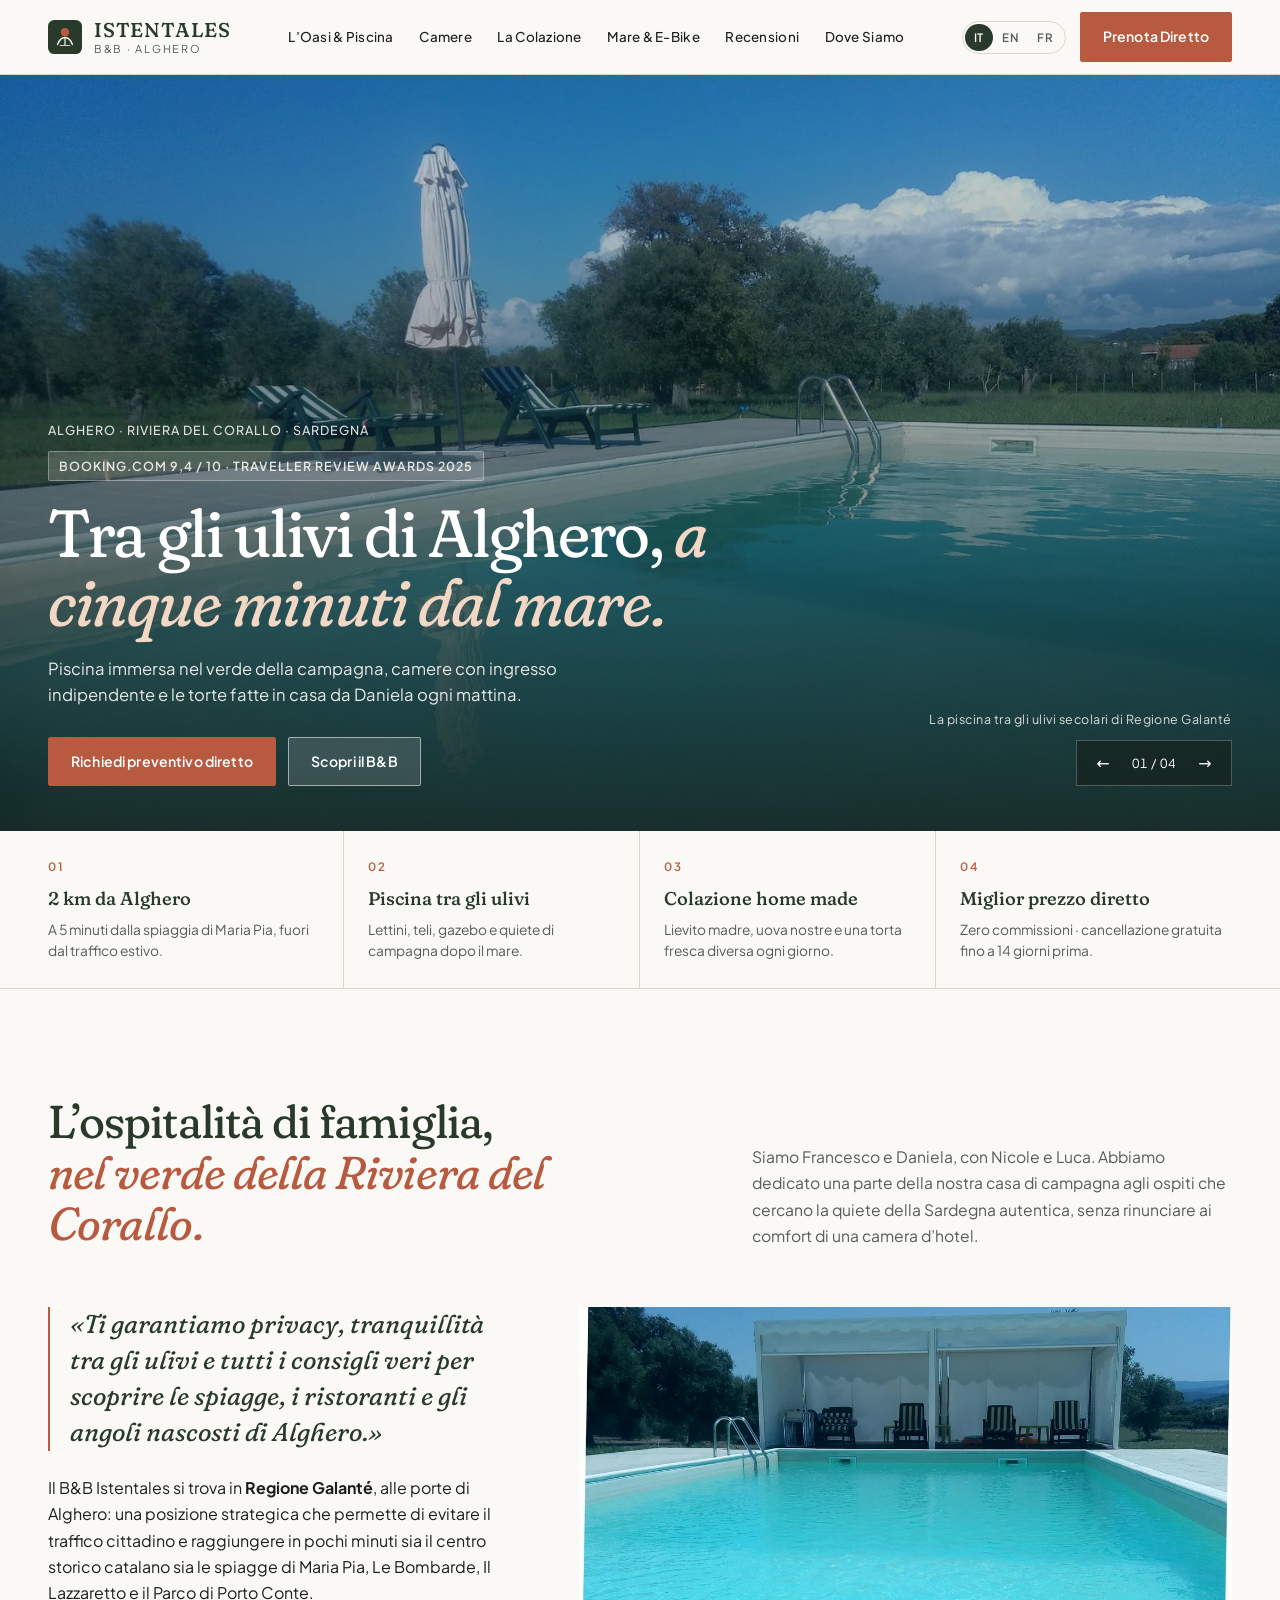
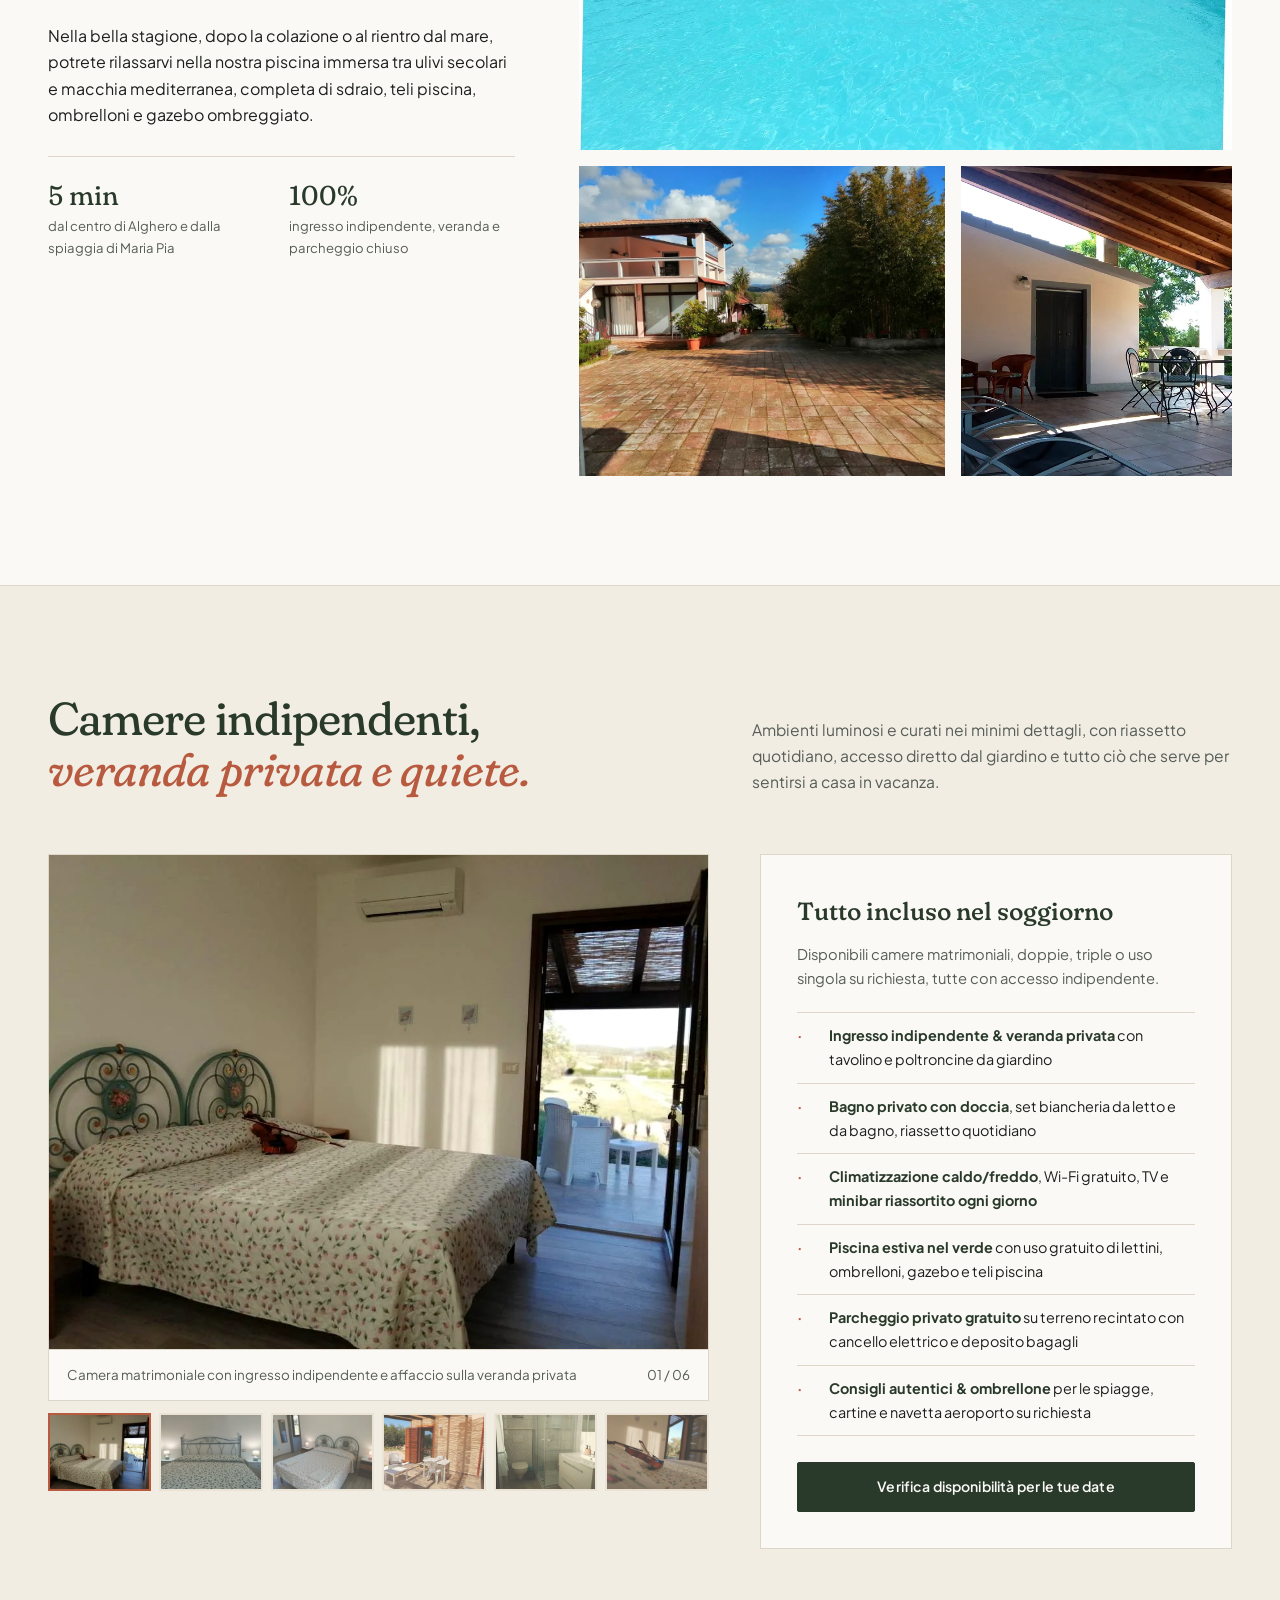
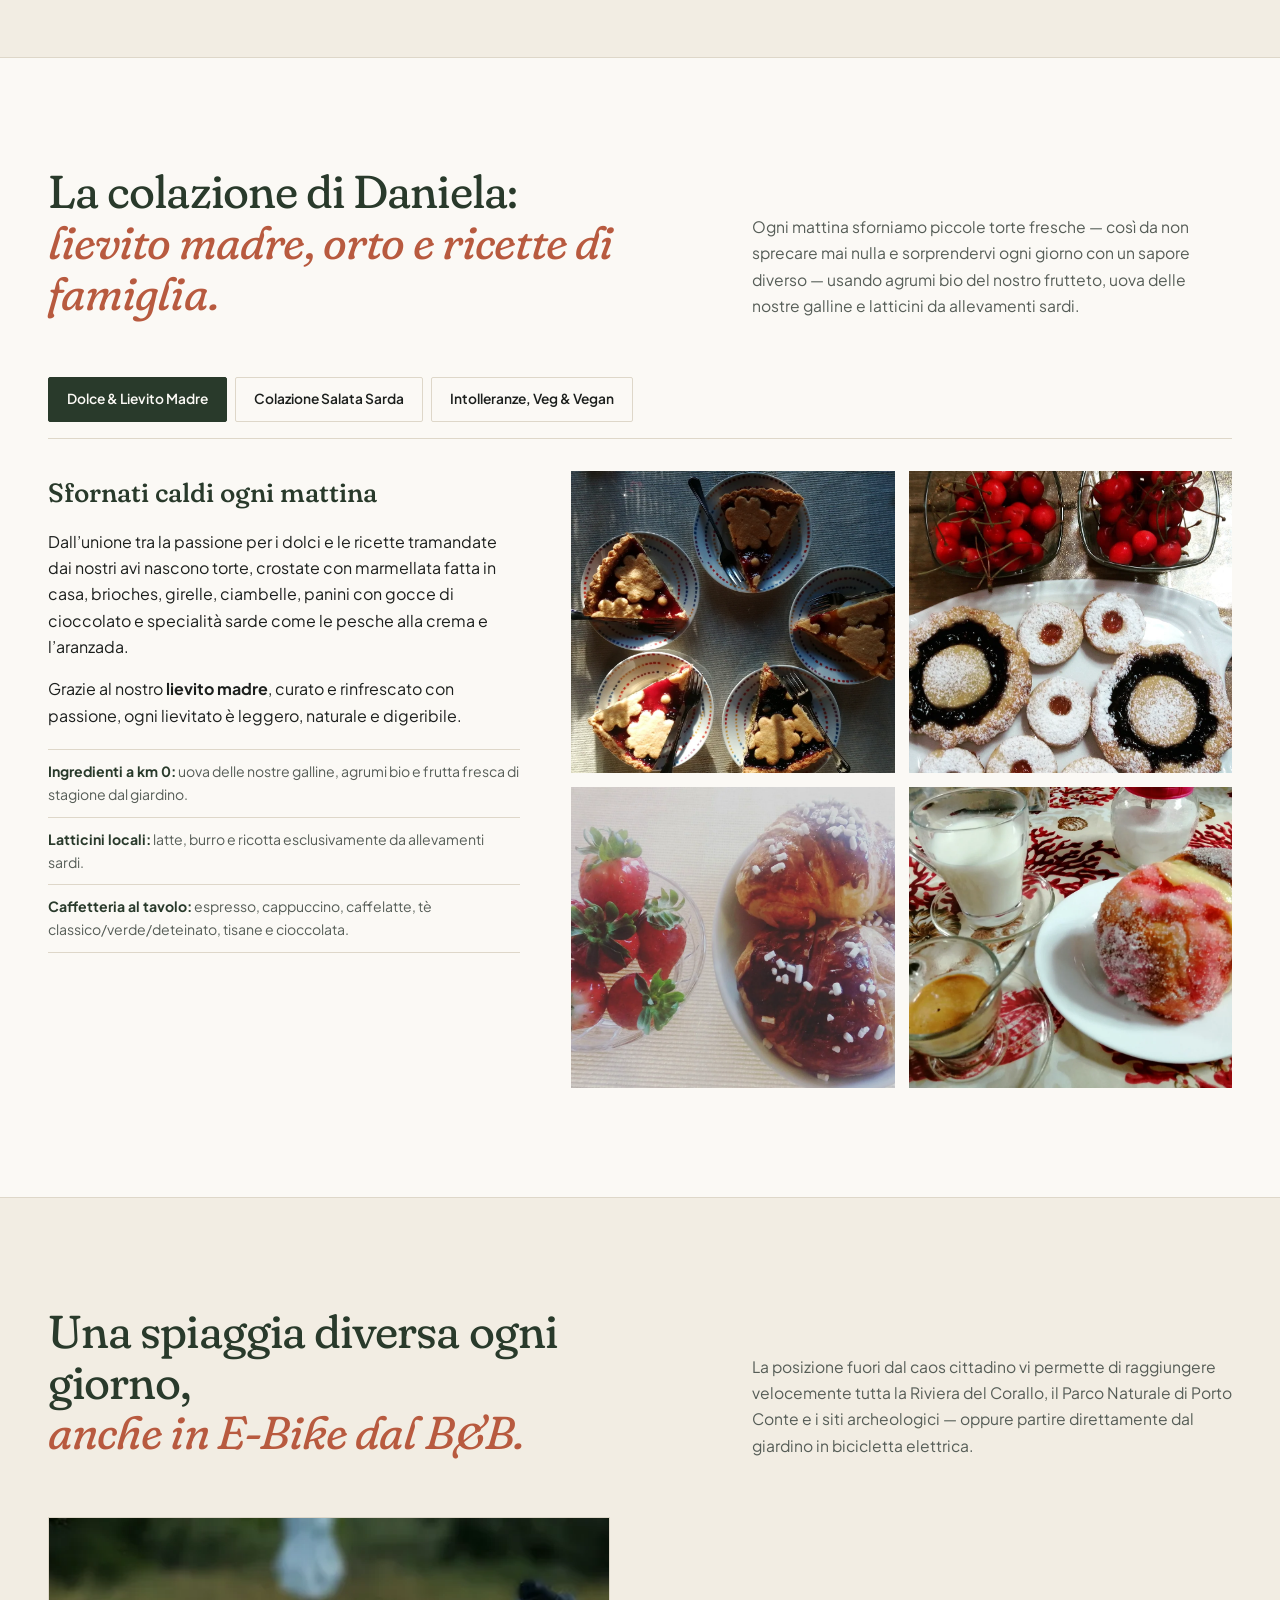
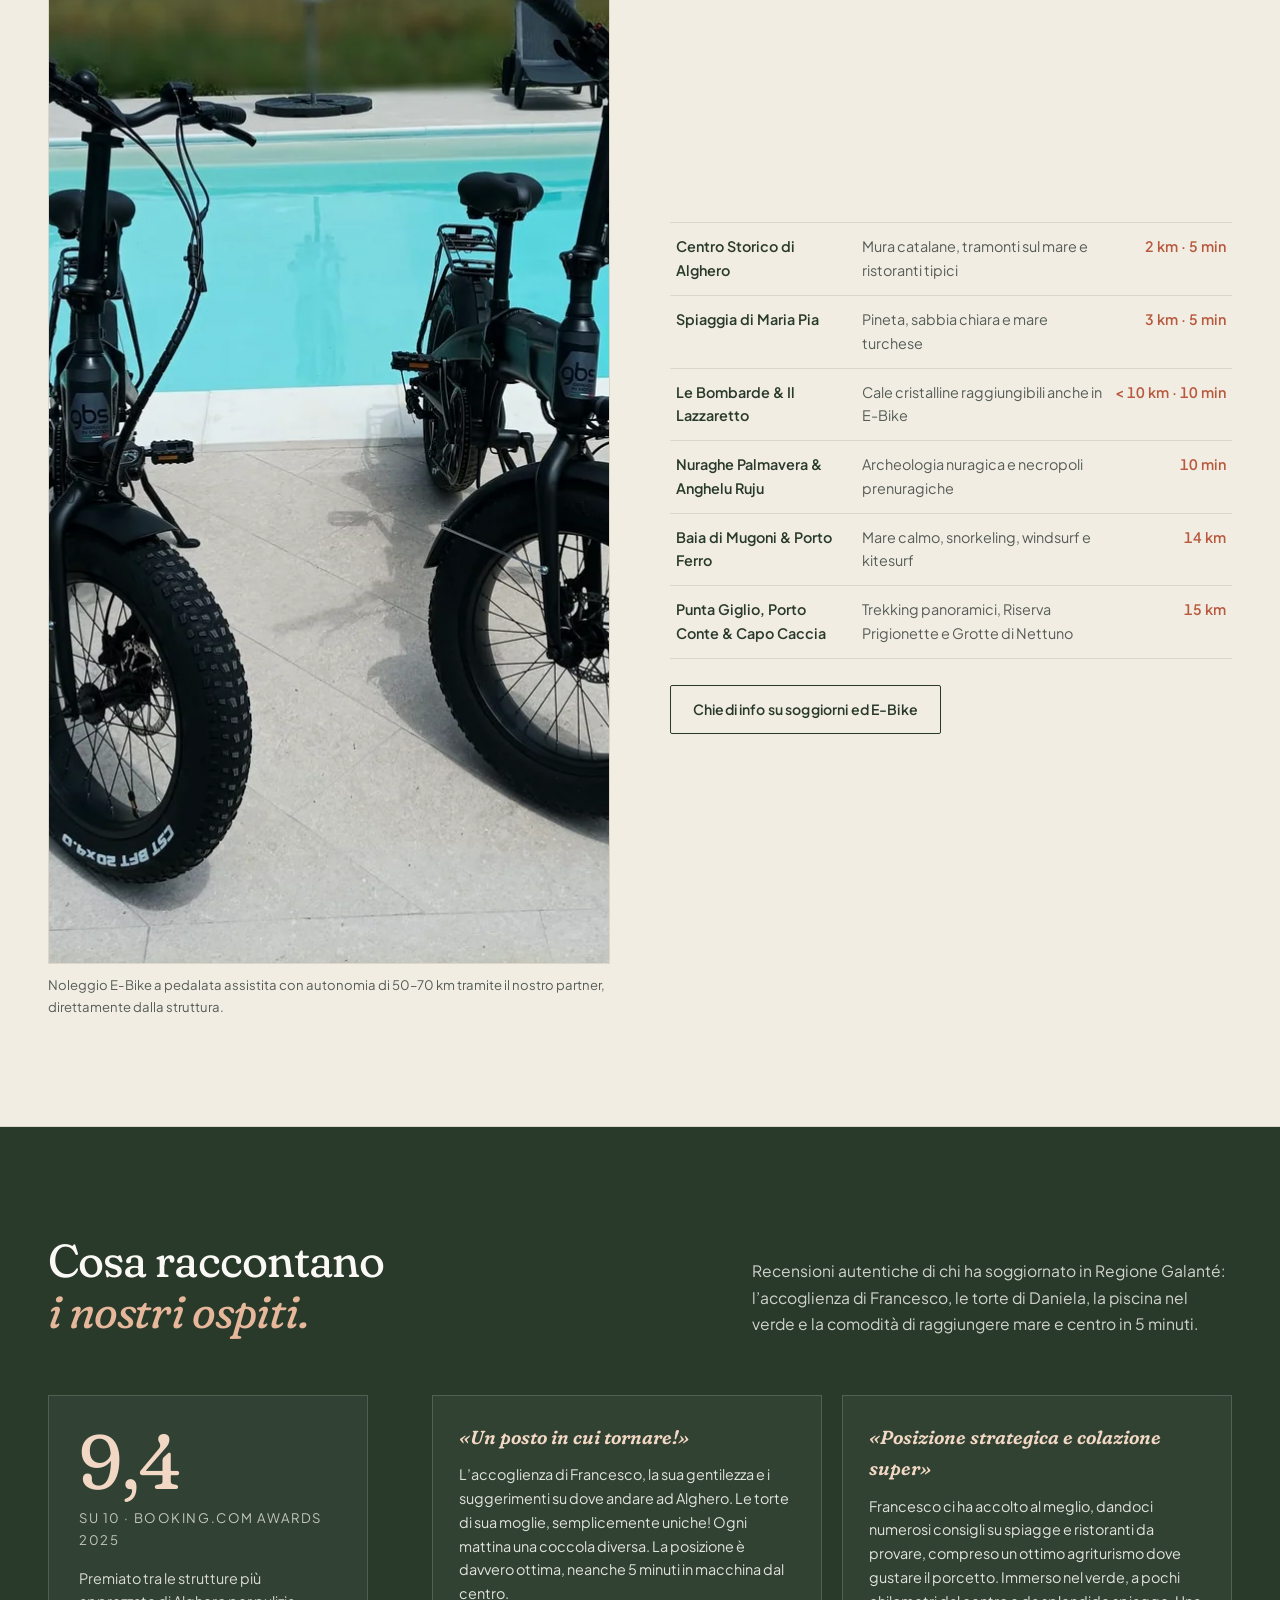
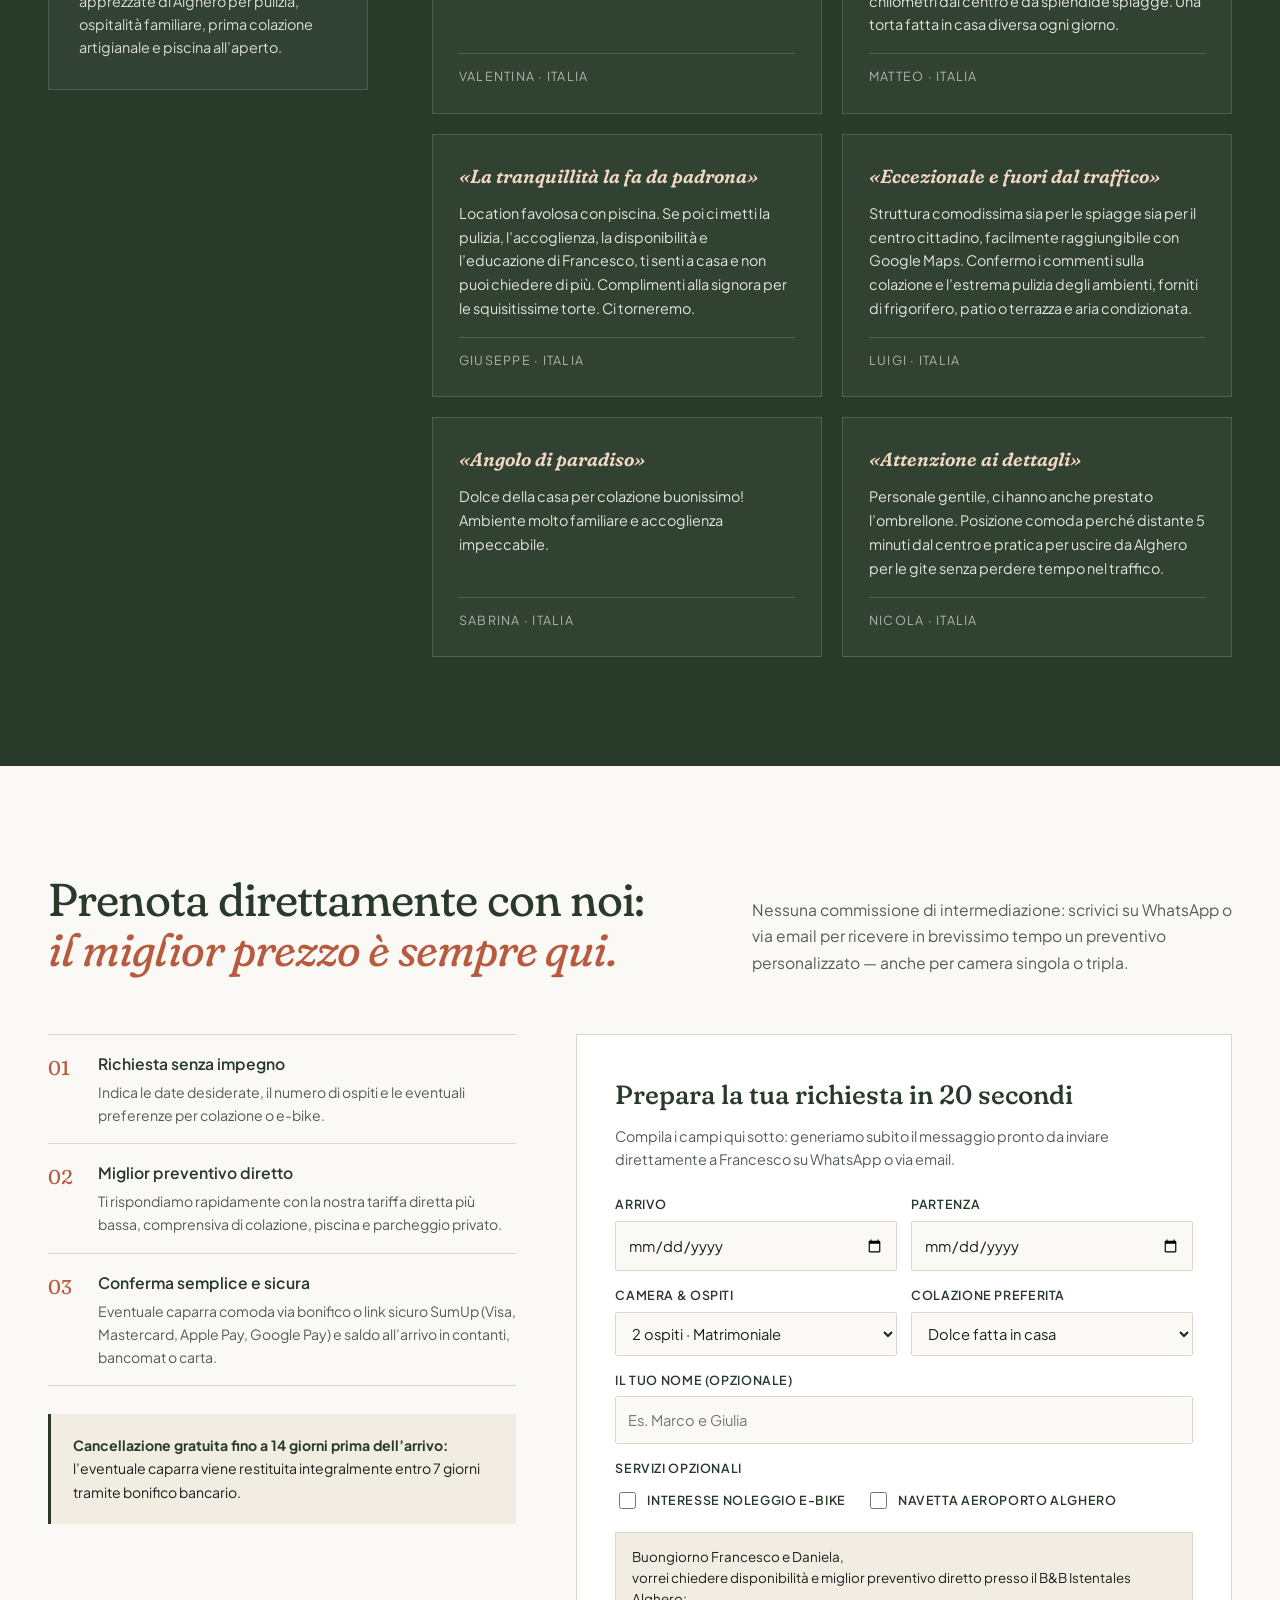
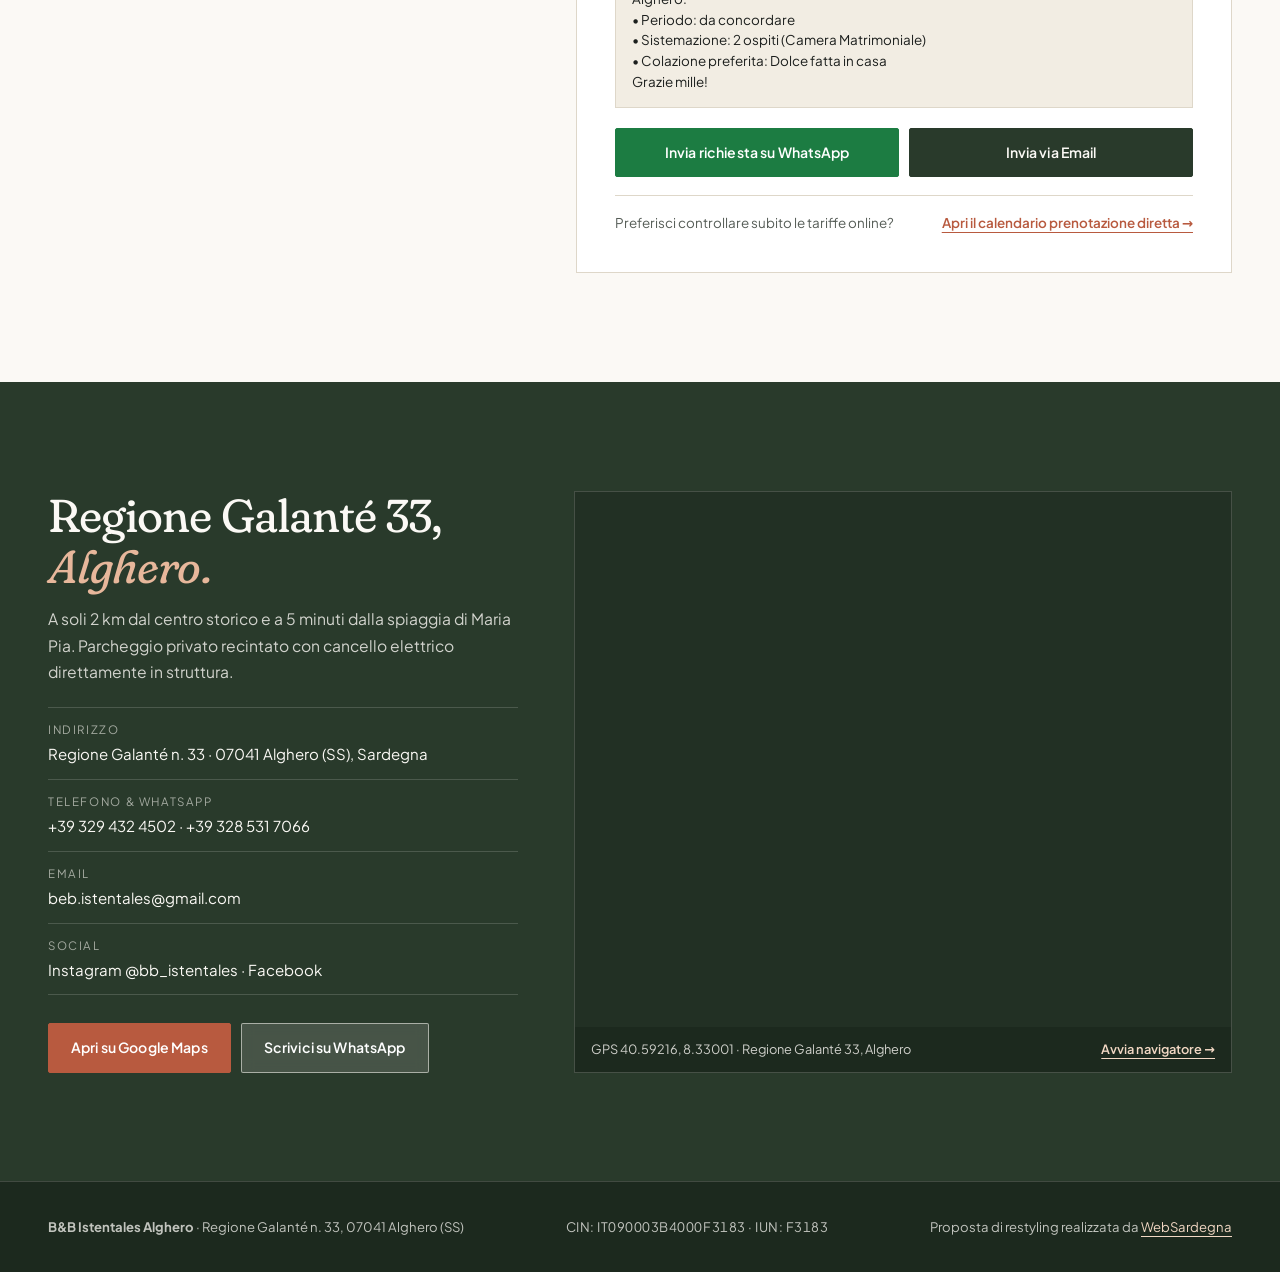
<file: bozze/istentales-alghero/index.html>
<!doctype html>
<html lang="it">
<head>
  <meta charset="utf-8">
  <meta name="viewport" content="width=device-width, initial-scale=1, viewport-fit=cover">
  <title>B&amp;B Istentales · Alghero — Piscina tra gli ulivi, camere indipendenti e colazione fatta in casa</title>
  <meta name="description" content="B&B Istentales ad Alghero (Regione Galanté 33): piscina immersa tra gli ulivi secolari a 2 km dal centro e 5 minuti dal mare, camere con ingresso indipendente e colazione home made con lievito madre. Valutazione 9,4/10 su Booking.">
  <meta name="robots" content="noindex, nofollow">
  <meta name="theme-color" content="#293A2B">
  <link rel="icon" type="image/svg+xml" href="/bozze/istentales-alghero/assets/img/favicon.svg">
  <meta property="og:type" content="website">
  <meta property="og:locale" content="it_IT">
  <meta property="og:site_name" content="B&B Istentales Alghero">
  <meta property="og:title" content="B&B Istentales · Alghero — Tra gli ulivi e la Riviera del Corallo">
  <meta property="og:description" content="Piscina nel verde, camere con ingresso indipendente, noleggio e-bike e le torte fatte in casa da Daniela. Prenota diretto al miglior prezzo garantito.">
  <meta property="og:image" content="/bozze/istentales-alghero/assets/img/og.jpg">
  <meta property="og:image:width" content="1200">
  <meta property="og:image:height" content="630">
  <meta name="twitter:card" content="summary_large_image">
  <link rel="preload" href="/bozze/istentales-alghero/assets/fonts/Fraunces-VF-latin.woff2" as="font" type="font/woff2" crossorigin>
  <link rel="preload" href="/bozze/istentales-alghero/assets/fonts/PlusJakartaSans-var.woff2" as="font" type="font/woff2" crossorigin>
  <link rel="stylesheet" href="/bozze/istentales-alghero/assets/css/styles.css">
  <script type="application/ld+json">
  {
    "@context": "https://schema.org",
    "@type": "BedAndBreakfast",
    "name": "B&B Istentales Alghero",
    "description": "Bed and Breakfast ad Alghero immerso tra gli ulivi secolari con piscina, camere con ingresso indipendente, veranda privata, noleggio e-bike e prima colazione fatta in casa.",
    "image": "/bozze/istentales-alghero/assets/img/og.jpg",
    "telephone": "+39 329 4324502",
    "email": "beb.istentales@gmail.com",
    "address": {
      "@type": "PostalAddress",
      "streetAddress": "Regione Galanté n. 33",
      "addressLocality": "Alghero",
      "postalCode": "07041",
      "addressRegion": "SS",
      "addressCountry": "IT"
    },
    "geo": {
      "@type": "GeoCoordinates",
      "latitude": 40.5921636,
      "longitude": 8.3300082
    },
    "amenityFeature": [
      { "@type": "LocationFeatureSpecification", "name": "Piscina all'aperto", "value": true },
      { "@type": "LocationFeatureSpecification", "name": "Parcheggio privato gratuito con cancello elettrico", "value": true },
      { "@type": "LocationFeatureSpecification", "name": "Wi-Fi gratuito", "value": true },
      { "@type": "LocationFeatureSpecification", "name": "Aria condizionata", "value": true },
      { "@type": "LocationFeatureSpecification", "name": "Noleggio E-Bike", "value": true }
    ],
    "aggregateRating": {
      "@type": "AggregateRating",
      "ratingValue": "9.4",
      "bestRating": "10",
      "ratingCount": "120"
    },
    "sameAs": [
      "https://www.instagram.com/bb_istentales/",
      "https://www.facebook.com/chambre.d.hote.sardaigne.alghero/"
    ]
  }
  </script>
</head>
<body>
  <a class="skip-link" href="#contenuto">Vai al contenuto principale</a>

  <header class="site-header" id="top">
    <div class="wrap header-inner">
      <a class="brand" href="#top" aria-label="B&B Istentales Alghero, torna in cima">
        <img class="brand-mark" src="/bozze/istentales-alghero/assets/img/favicon.svg" width="34" height="34" alt="">
        <span class="brand-text">
          <span class="brand-name">ISTENTALES</span>
          <span class="brand-loc">B&amp;B · Alghero</span>
        </span>
      </a>

      <nav class="main-nav" aria-label="Navigazione principale">
        <a href="#oasi">L’Oasi &amp; Piscina</a>
        <a href="#camere">Camere</a>
        <a href="#colazione">La Colazione</a>
        <a href="#dintorni">Mare &amp; E-Bike</a>
        <a href="#recensioni">Recensioni</a>
        <a href="#dove">Dove Siamo</a>
      </nav>

      <div class="header-actions">
        <div class="lang-switch" role="group" aria-label="Lingua">
          <button type="button" class="lang-btn is-active" data-lang="it">IT</button>
          <button type="button" class="lang-btn" data-lang="en">EN</button>
          <button type="button" class="lang-btn" data-lang="fr">FR</button>
        </div>
        <a class="btn btn-coral header-cta-desktop" href="#prenota">Prenota Diretto</a>
        <button class="menu-toggle" id="menu-toggle" type="button" aria-label="Apri menu" aria-expanded="false" aria-controls="mobile-drawer">
          <svg width="20" height="20" viewBox="0 0 24 24" fill="none" stroke="currentColor" stroke-width="2" stroke-linecap="round"><path d="M4 7h16M4 12h16M4 17h16"/></svg>
        </button>
      </div>
    </div>

    <div class="mobile-drawer" id="mobile-drawer">
      <nav aria-label="Menu mobile">
        <a href="#oasi">L’Oasi &amp; Piscina</a>
        <a href="#camere">Camere &amp; Servizi</a>
        <a href="#colazione">La Colazione di Daniela</a>
        <a href="#dintorni">Spiagge &amp; E-Bike</a>
        <a href="#recensioni">Recensioni 9,4/10</a>
        <a href="#prenota">Prenota Diretto</a>
        <a href="#dove">Dove Siamo &amp; Contatti</a>
      </nav>
      <a class="btn btn-coral" href="#prenota" style="width:100%;">Richiedi Preventivo Diretto</a>
    </div>
  </header>

  <main id="contenuto">
    <!-- HERO ARCHITETTONICO FULL-BLEED -->
    <section class="hero" aria-labelledby="hero-h1">
      <div class="hero-slides" aria-live="off">
        <figure class="hero-slide is-active" data-caption="La piscina tra gli ulivi secolari di Regione Galanté">
          <img src="/bozze/istentales-alghero/assets/img/hero-piscina.webp" width="1600" height="900" alt="Piscina all'aperto del B&B Istentales circondata dagli ulivi ad Alghero" fetchpriority="high">
        </figure>
        <figure class="hero-slide" data-caption="La villa di famiglia e il cortile in pietra nel verde">
          <img src="/bozze/istentales-alghero/assets/img/hero-villa.webp" width="1024" height="768" alt="Esterno della villa del B&B Istentales Alghero con cortile in pietra e ulivi" loading="lazy">
        </figure>
        <figure class="hero-slide" data-caption="La veranda ombreggiata dove iniziare la giornata con calma">
          <img src="/bozze/istentales-alghero/assets/img/hero-veranda.webp" width="1024" height="576" alt="Veranda ombreggiata con travi in legno affacciata sul giardino del B&B Istentales" loading="lazy">
        </figure>
        <figure class="hero-slide" data-caption="Le crostate sfornate ogni mattina da Daniela">
          <img src="/bozze/istentales-alghero/assets/img/colazione-crostate.webp" width="1400" height="1050" alt="Fette di crostata fatta in casa servite al sole del mattino al B&B Istentales" loading="lazy">
        </figure>
      </div>
      <div class="hero-scrim" aria-hidden="true"></div>

      <div class="wrap hero-content">
        <div class="hero-copy">
          <p class="hero-meta">
            <span id="i18n-loc">Alghero · Riviera del Corallo · Sardegna</span>
            <span class="hero-score">Booking.com 9,4 / 10 · Traveller Review Awards 2025</span>
          </p>
          <h1 class="hero-h1" id="hero-h1">Tra gli ulivi di Alghero, <em>a cinque minuti dal mare.</em></h1>
          <p class="hero-lede" id="hero-lede">Piscina immersa nel verde della campagna, camere con ingresso indipendente e le torte fatte in casa da Daniela ogni mattina.</p>
          <div class="hero-actions">
            <a class="btn btn-coral" href="#prenota" id="i18n-cta-book">Richiedi preventivo diretto</a>
            <a class="btn btn-ghost-light" href="#oasi" id="i18n-cta-explore">Scopri il B&amp;B</a>
          </div>
        </div>

        <div class="hero-pager">
          <span class="hero-caption" id="hero-caption">La piscina tra gli ulivi secolari di Regione Galanté</span>
          <div class="slide-controls" aria-label="Controlli galleria copertina">
            <button type="button" class="slide-btn" id="hero-prev" aria-label="Foto precedente">←</button>
            <span class="slide-count" id="hero-count">01 / 04</span>
            <button type="button" class="slide-btn" id="hero-next" aria-label="Foto successiva">→</button>
          </div>
        </div>
      </div>
    </section>

    <!-- INDICE ARCHITETTONICO 4 COLONNE -->
    <section class="index-strip" aria-label="Punti di forza">
      <div class="wrap index-grid">
        <a class="index-item" href="#dintorni">
          <span class="index-num">01</span>
          <h2 class="index-title" id="i18n-idx1t">2 km da Alghero</h2>
          <p class="index-desc" id="i18n-idx1d">A 5 minuti dalla spiaggia di Maria Pia, fuori dal traffico estivo.</p>
        </a>
        <a class="index-item" href="#oasi">
          <span class="index-num">02</span>
          <h2 class="index-title" id="i18n-idx2t">Piscina tra gli ulivi</h2>
          <p class="index-desc" id="i18n-idx2d">Lettini, teli, gazebo e quiete di campagna dopo il mare.</p>
        </a>
        <a class="index-item" href="#colazione">
          <span class="index-num">03</span>
          <h2 class="index-title" id="i18n-idx3t">Colazione home made</h2>
          <p class="index-desc" id="i18n-idx3d">Lievito madre, uova nostre e una torta fresca diversa ogni giorno.</p>
        </a>
        <a class="index-item" href="#prenota">
          <span class="index-num">04</span>
          <h2 class="index-title" id="i18n-idx4t">Miglior prezzo diretto</h2>
          <p class="index-desc" id="i18n-idx4d">Zero commissioni · cancellazione gratuita fino a 14 giorni prima.</p>
        </a>
      </div>
    </section>

    <!-- 01 · L'OASI & LA FAMIGLIA -->
    <section class="section" id="oasi" aria-labelledby="oasi-h">
      <div class="wrap">
        <div class="sec-head">
          <h2 class="sec-h2" id="oasi-h">L’ospitalità di famiglia,<br><em>nel verde della Riviera del Corallo.</em></h2>
          <p class="sec-lede">Siamo Francesco e Daniela, con Nicole e Luca. Abbiamo dedicato una parte della nostra casa di campagna agli ospiti che cercano la quiete della Sardegna autentica, senza rinunciare ai comfort di una camera d’hotel.</p>
        </div>

        <div class="oasi-layout">
          <div class="oasi-text">
            <blockquote class="oasi-quote">«Ti garantiamo privacy, tranquillità tra gli ulivi e tutti i consigli veri per scoprire le spiagge, i ristoranti e gli angoli nascosti di Alghero.»</blockquote>
            <p>Il B&amp;B Istentales si trova in <strong>Regione Galanté</strong>, alle porte di Alghero: una posizione strategica che permette di evitare il traffico cittadino e raggiungere in pochi minuti sia il centro storico catalano sia le spiagge di Maria Pia, Le Bombarde, Il Lazzaretto e il Parco di Porto Conte.</p>
            <p>Nella bella stagione, dopo la colazione o al rientro dal mare, potrete rilassarvi nella nostra piscina immersa tra ulivi secolari e macchia mediterranea, completa di sdraio, teli piscina, ombrelloni e gazebo ombreggiato.</p>

            <div class="oasi-facts">
              <div>
                <span class="fact-k">5 min</span>
                <span class="fact-v">dal centro di Alghero e dalla spiaggia di Maria Pia</span>
              </div>
              <div>
                <span class="fact-k">100%</span>
                <span class="fact-v">ingresso indipendente, veranda e parcheggio chiuso</span>
              </div>
            </div>
          </div>

          <div class="oasi-gallery">
            <figure class="oasi-photo oasi-photo-wide">
              <img src="/bozze/istentales-alghero/assets/img/oasi-gazebo.webp" width="1200" height="900" alt="Piscina azzurra e gazebo bianco ombreggiato al B&B Istentales Alghero" loading="lazy">
              <figcaption>Piscina all’aperto con gazebo, lettini e teli a disposizione gratuita degli ospiti</figcaption>
            </figure>
            <figure class="oasi-photo">
              <img src="/bozze/istentales-alghero/assets/img/hero-villa.webp" width="1024" height="768" alt="La villa del B&B Istentales circondata da ulivi e giardino" loading="lazy">
              <figcaption>La casa in Regione Galanté, immersa negli ulivi</figcaption>
            </figure>
            <figure class="oasi-photo">
              <img src="/bozze/istentales-alghero/assets/img/hero-veranda.webp" width="1024" height="576" alt="Veranda esterna ombreggiata con tavolini nel verde" loading="lazy">
              <figcaption>Spazi esterni ombreggiati nel silenzio della campagna</figcaption>
            </figure>
          </div>
        </div>
      </div>
    </section>

    <!-- 02 · LE CAMERE & I SERVIZI -->
    <section class="section section-pietra" id="camere" aria-labelledby="camere-h">
      <div class="wrap">
        <div class="sec-head">
          <h2 class="sec-h2" id="camere-h">Camere indipendenti,<br><em>veranda privata e quiete.</em></h2>
          <p class="sec-lede">Ambienti luminosi e curati nei minimi dettagli, con riassetto quotidiano, accesso diretto dal giardino e tutto ciò che serve per sentirsi a casa in vacanza.</p>
        </div>

        <div class="rooms-showcase">
          <div>
            <figure class="room-stage">
              <div class="room-stage-imgwrap">
                <img id="room-stage-img" src="/bozze/istentales-alghero/assets/img/camera-01.webp" width="1024" height="768" alt="Camera matrimoniale luminosa con accesso alla veranda privata al B&B Istentales" loading="lazy">
              </div>
              <figcaption class="room-stage-bar">
                <span id="room-stage-caption">Camera matrimoniale con ingresso indipendente e affaccio sulla veranda privata</span>
                <span id="room-stage-idx">01 / 06</span>
              </figcaption>
            </figure>

            <div class="room-thumbs" role="group" aria-label="Scegli foto camere e spazi">
              <button type="button" class="room-thumb is-active" data-src="/bozze/istentales-alghero/assets/img/camera-01.webp" data-alt="Camera matrimoniale luminosa con veranda" data-caption="Camera matrimoniale con ingresso indipendente e affaccio sulla veranda privata">
                <img src="/bozze/istentales-alghero/assets/img/camera-01.webp" width="200" height="150" alt="Anteprima camera 1" loading="lazy">
              </button>
              <button type="button" class="room-thumb" data-src="/bozze/istentales-alghero/assets/img/camera-02.webp" data-alt="Camera matrimoniale con testiera in ferro battuto" data-caption="Camera matrimoniale silenziosa con aria condizionata, TV e minibar">
                <img src="/bozze/istentales-alghero/assets/img/camera-02.webp" width="200" height="150" alt="Anteprima camera 2" loading="lazy">
              </button>
              <button type="button" class="room-thumb" data-src="/bozze/istentales-alghero/assets/img/camera-03.webp" data-alt="Camera matrimoniale luminosa e curata" data-caption="Lenzuola, asciugamani e riassetto quotidiano inclusi nel soggiorno">
                <img src="/bozze/istentales-alghero/assets/img/camera-03.webp" width="200" height="150" alt="Anteprima camera 3" loading="lazy">
              </button>
              <button type="button" class="room-thumb" data-src="/bozze/istentales-alghero/assets/img/veranda-privata.webp" data-alt="Veranda esterna privata con salottino da giardino" data-caption="Veranda privata arredata per rilassarsi all'aperto in totale riservatezza">
                <img src="/bozze/istentales-alghero/assets/img/veranda-privata.webp" width="200" height="150" alt="Anteprima veranda privata" loading="lazy">
              </button>
              <button type="button" class="room-thumb" data-src="/bozze/istentales-alghero/assets/img/bagno-privato.webp" data-alt="Bagno privato moderno con ampia doccia in vetro" data-caption="Bagno privato in camera con ampia doccia e asciugacapelli">
                <img src="/bozze/istentales-alghero/assets/img/bagno-privato.webp" width="200" height="150" alt="Anteprima bagno privato" loading="lazy">
              </button>
              <button type="button" class="room-thumb" data-src="/bozze/istentales-alghero/assets/img/camera-luce.webp" data-alt="Luce del mattino in camera affacciata sugli ulivi" data-caption="Risveglio silenzioso con vista sugli ulivi della campagna algherese">
                <img src="/bozze/istentales-alghero/assets/img/camera-luce.webp" width="200" height="150" alt="Anteprima vista mattina" loading="lazy">
              </button>
            </div>
          </div>

          <div class="amenities-box">
            <h3 class="amenities-title">Tutto incluso nel soggiorno</h3>
            <p class="amenities-intro">Disponibili camere matrimoniali, doppie, triple o uso singola su richiesta, tutte con accesso indipendente.</p>
            <ul class="amenity-list">
              <li><span class="amenity-dot">·</span><span><strong>Ingresso indipendente &amp; veranda privata</strong> con tavolino e poltroncine da giardino</span></li>
              <li><span class="amenity-dot">·</span><span><strong>Bagno privato con doccia</strong>, set biancheria da letto e da bagno, riassetto quotidiano</span></li>
              <li><span class="amenity-dot">·</span><span><strong>Climatizzazione caldo/freddo</strong>, Wi-Fi gratuito, TV e <strong>minibar riassortito ogni giorno</strong></span></li>
              <li><span class="amenity-dot">·</span><span><strong>Piscina estiva nel verde</strong> con uso gratuito di lettini, ombrelloni, gazebo e teli piscina</span></li>
              <li><span class="amenity-dot">·</span><span><strong>Parcheggio privato gratuito</strong> su terreno recintato con cancello elettrico e deposito bagagli</span></li>
              <li><span class="amenity-dot">·</span><span><strong>Consigli autentici &amp; ombrellone</strong> per le spiagge, cartine e navetta aeroporto su richiesta</span></li>
            </ul>
            <a class="btn btn-primary" href="#prenota" style="width:100%;">Verifica disponibilità per le tue date</a>
          </div>
        </div>
      </div>
    </section>

    <!-- 03 · LA COLAZIONE DI DANIELA -->
    <section class="section" id="colazione" aria-labelledby="colazione-h">
      <div class="wrap">
        <div class="sec-head">
          <h2 class="sec-h2" id="colazione-h">La colazione di Daniela:<br><em>lievito madre, orto e ricette di famiglia.</em></h2>
          <p class="sec-lede">Ogni mattina sforniamo piccole torte fresche — così da non sprecare mai nulla e sorprendervi ogni giorno con un sapore diverso — usando agrumi bio del nostro frutteto, uova delle nostre galline e latticini da allevamenti sardi.</p>
        </div>

        <div class="breakfast-tabs" role="tablist" aria-label="Tipi di colazione">
          <button type="button" class="btab is-active" role="tab" aria-selected="true" data-tab="dolce">Dolce &amp; Lievito Madre</button>
          <button type="button" class="btab" role="tab" aria-selected="false" data-tab="salata">Colazione Salata Sarda</button>
          <button type="button" class="btab" role="tab" aria-selected="false" data-tab="sumisura">Intolleranze, Veg &amp; Vegan</button>
        </div>

        <!-- TAB 1: DOLCE -->
        <div class="breakfast-panel is-active" id="panel-dolce" role="tabpanel">
          <div class="breakfast-copy">
            <h3>Sfornati caldi ogni mattina</h3>
            <p>Dall’unione tra la passione per i dolci e le ricette tramandate dai nostri avi nascono torte, crostate con marmellata fatta in casa, brioches, girelle, ciambelle, panini con gocce di cioccolato e specialità sarde come le pesche alla crema e l’aranzada.</p>
            <p>Grazie al nostro <strong>lievito madre</strong>, curato e rinfrescato con passione, ogni lievitato è leggero, naturale e digeribile.</p>
            <ul class="breakfast-notes">
              <li><strong>Ingredienti a km 0:</strong> uova delle nostre galline, agrumi bio e frutta fresca di stagione dal giardino.</li>
              <li><strong>Latticini locali:</strong> latte, burro e ricotta esclusivamente da allevamenti sardi.</li>
              <li><strong>Caffetteria al tavolo:</strong> espresso, cappuccino, caffelatte, tè classico/verde/deteinato, tisane e cioccolata.</li>
            </ul>
          </div>
          <div class="breakfast-grid">
            <figure class="breakfast-fig">
              <img src="/bozze/istentales-alghero/assets/img/colazione-crostate.webp" width="1400" height="1050" alt="Crostate artigianali con marmellata fatte in casa da Daniela" loading="lazy">
              <figcaption>Crostate fatte in casa con confetture di stagione</figcaption>
            </figure>
            <figure class="breakfast-fig">
              <img src="/bozze/istentales-alghero/assets/img/colazione-ciliegie.webp" width="1200" height="900" alt="Mini crostate, biscotti e ciliegie fresche del giardino" loading="lazy">
              <figcaption>Pasticceria del mattino e ciliegie del nostro giardino</figcaption>
            </figure>
            <figure class="breakfast-fig">
              <img src="/bozze/istentales-alghero/assets/img/colazione-brioches.webp" width="1200" height="900" alt="Brioches artigianali a lievitazione naturale con fragole fresche" loading="lazy">
              <figcaption>Lievitati con lievito madre e frutta fresca</figcaption>
            </figure>
            <figure class="breakfast-fig">
              <img src="/bozze/istentales-alghero/assets/img/colazione-pesca.webp" width="1200" height="900" alt="Pesca dolce sarda farcita con crema pasticcera ed espresso" loading="lazy">
              <figcaption>Pesche farcite alla crema pasticcera e caffè espresso</figcaption>
            </figure>
          </div>
        </div>

        <!-- TAB 2: SALATA -->
        <div class="breakfast-panel" id="panel-salata" role="tabpanel">
          <div class="breakfast-copy">
            <h3>I sapori salati della Sardegna</h3>
            <p>Per chi preferisce iniziare la giornata con il salato, prepariamo ogni mattina proposte sempre diverse: taglieri colorati di salumi e formaggi sardi, uova fresche delle nostre galline in omelette o frittata, torte salate, muffin e croissant salati.</p>
            <ul class="breakfast-notes">
              <li><strong>Uova freschissime:</strong> raccolte ogni giorno dalle nostre galline in campagna.</li>
              <li><strong>Focacce e rustici:</strong> impasti leggeri a lievitazione naturale, caldi di forno.</li>
              <li><strong>Servizio al tavolo:</strong> tutto preparato al momento in base all’orario e ai vostri gusti.</li>
            </ul>
          </div>
          <div class="breakfast-grid">
            <figure class="breakfast-fig">
              <img src="/bozze/istentales-alghero/assets/img/colazione-salata.webp" width="1200" height="900" alt="Tagliere di formaggi, salumi e muffin salati fatti in casa" loading="lazy">
              <figcaption>Taglieri di formaggi, salumi e piccola pasticceria salata</figcaption>
            </figure>
            <figure class="breakfast-fig">
              <img src="/bozze/istentales-alghero/assets/img/colazione-uova.webp" width="900" height="1125" alt="Cestino di uova fresche appena raccolte dalle galline del B&B" loading="lazy">
              <figcaption>Le uova fresche delle nostre galline</figcaption>
            </figure>
          </div>
        </div>

        <!-- TAB 3: SU MISURA -->
        <div class="breakfast-panel" id="panel-sumisura" role="tabpanel">
          <div class="breakfast-copy">
            <h3>Personalizzata per ogni ospite</h3>
            <p>La prima colazione è inclusa nel soggiorno e può essere concordata in anticipo per chi ha <strong>intolleranze alimentari</strong> o segue un’alimentazione <strong>vegetariana o vegana</strong>.</p>
            <ul class="breakfast-notes">
              <li><strong>Bevande vegetali &amp; senza lattosio:</strong> latte senza lattosio o di soia disponibili su richiesta anticipata.</li>
              <li><strong>Tradizione artigianale:</strong> lievito madre vivo e specialità della tradizione sarda come l’aranzada agli agrumi.</li>
              <li><strong>Zero sprechi:</strong> prepariamo su misura ciò che davvero amate trovare al risveglio.</li>
            </ul>
          </div>
          <div class="breakfast-grid">
            <figure class="breakfast-fig">
              <img src="/bozze/istentales-alghero/assets/img/colazione-lievito.webp" width="900" height="1125" alt="Barattolo di lievito madre naturale curato da Daniela" loading="lazy">
              <figcaption>Il nostro lievito madre vivo, base di tutti i lievitati</figcaption>
            </figure>
            <figure class="breakfast-fig">
              <img src="/bozze/istentales-alghero/assets/img/colazione-aranzada.webp" width="900" height="1125" alt="Aranzada sarda artigianale con scorza d'arancia bio e mandorle" loading="lazy">
              <figcaption>Aranzada sarda con agrumi biologici del nostro frutteto</figcaption>
            </figure>
          </div>
        </div>
      </div>
    </section>

    <!-- 04 · SPIAGGE, NATURA & VACANZE IN E-BIKE -->
    <section class="section section-pietra" id="dintorni" aria-labelledby="dintorni-h">
      <div class="wrap">
        <div class="sec-head">
          <h2 class="sec-h2" id="dintorni-h">Una spiaggia diversa ogni giorno,<br><em>anche in E-Bike dal B&amp;B.</em></h2>
          <p class="sec-lede">La posizione fuori dal caos cittadino vi permette di raggiungere velocemente tutta la Riviera del Corallo, il Parco Naturale di Porto Conte e i siti archeologici — oppure partire direttamente dal giardino in bicicletta elettrica.</p>
        </div>

        <div class="ebike-layout">
          <figure class="ebike-media">
            <img src="/bozze/istentales-alghero/assets/img/ebike-piscina.webp" width="1400" height="1047" alt="Due e-bike a pedalata assistita parcheggiate a bordo piscina al B&B Istentales" loading="lazy">
            <figcaption class="ebike-caption">Noleggio E-Bike a pedalata assistita con autonomia di 50–70 km tramite il nostro partner, direttamente dalla struttura.</figcaption>
          </figure>

          <div>
            <table class="dist-table" aria-label="Distanze dal B&B Istentales">
              <tbody>
                <tr>
                  <td>Centro Storico di Alghero</td>
                  <td>Mura catalane, tramonti sul mare e ristoranti tipici</td>
                  <td>2 km · 5 min</td>
                </tr>
                <tr>
                  <td>Spiaggia di Maria Pia</td>
                  <td>Pineta, sabbia chiara e mare turchese</td>
                  <td>3 km · 5 min</td>
                </tr>
                <tr>
                  <td>Le Bombarde &amp; Il Lazzaretto</td>
                  <td>Cale cristalline raggiungibili anche in E-Bike</td>
                  <td>&lt; 10 km · 10 min</td>
                </tr>
                <tr>
                  <td>Nuraghe Palmavera &amp; Anghelu Ruju</td>
                  <td>Archeologia nuragica e necropoli prenuragiche</td>
                  <td>10 min</td>
                </tr>
                <tr>
                  <td>Baia di Mugoni &amp; Porto Ferro</td>
                  <td>Mare calmo, snorkeling, windsurf e kitesurf</td>
                  <td>14 km</td>
                </tr>
                <tr>
                  <td>Punta Giglio, Porto Conte &amp; Capo Caccia</td>
                  <td>Trekking panoramici, Riserva Prigionette e Grotte di Nettuno</td>
                  <td>15 km</td>
                </tr>
              </tbody>
            </table>
            <a class="btn btn-outline" href="#prenota">Chiedi info su soggiorni ed E-Bike</a>
          </div>
        </div>
      </div>
    </section>

    <!-- 05 · RECENSIONI REALI & AWARD 9,4 -->
    <section class="section section-ulivo" id="recensioni" aria-labelledby="recensioni-h">
      <div class="wrap">
        <div class="sec-head">
          <h2 class="sec-h2" id="recensioni-h">Cosa raccontano<br><em>i nostri ospiti.</em></h2>
          <p class="sec-lede">Recensioni autentiche di chi ha soggiornato in Regione Galanté: l’accoglienza di Francesco, le torte di Daniela, la piscina nel verde e la comodità di raggiungere mare e centro in 5 minuti.</p>
        </div>

        <div class="reviews-layout">
          <aside class="rating-monolith" aria-label="Punteggio medio Booking.com">
            <p class="rating-big">9,4</p>
            <p class="rating-out">su 10 · Booking.com Awards 2025</p>
            <p class="rating-note">Premiato tra le strutture più apprezzate di Alghero per pulizia, ospitalità familiare, prima colazione artigianale e piscina all’aperto.</p>
          </aside>

          <div class="reviews-grid">
            <article class="review-card">
              <div>
                <h3 class="review-title">«Un posto in cui tornare!»</h3>
                <p class="review-body">L’accoglienza di Francesco, la sua gentilezza e i suggerimenti su dove andare ad Alghero. Le torte di sua moglie, semplicemente uniche! Ogni mattina una coccola diversa. La posizione è davvero ottima, neanche 5 minuti in macchina dal centro.</p>
              </div>
              <div class="review-author">Valentina · Italia</div>
            </article>

            <article class="review-card">
              <div>
                <h3 class="review-title">«Posizione strategica e colazione super»</h3>
                <p class="review-body">Francesco ci ha accolto al meglio, dandoci numerosi consigli su spiagge e ristoranti da provare, compreso un ottimo agriturismo dove gustare il porcetto. Immerso nel verde, a pochi chilometri dal centro e da splendide spiagge. Una torta fatta in casa diversa ogni giorno.</p>
              </div>
              <div class="review-author">Matteo · Italia</div>
            </article>

            <article class="review-card">
              <div>
                <h3 class="review-title">«La tranquillità la fa da padrona»</h3>
                <p class="review-body">Location favolosa con piscina. Se poi ci metti la pulizia, l’accoglienza, la disponibilità e l’educazione di Francesco, ti senti a casa e non puoi chiedere di più. Complimenti alla signora per le squisitissime torte. Ci torneremo.</p>
              </div>
              <div class="review-author">Giuseppe · Italia</div>
            </article>

            <article class="review-card">
              <div>
                <h3 class="review-title">«Eccezionale e fuori dal traffico»</h3>
                <p class="review-body">Struttura comodissima sia per le spiagge sia per il centro cittadino, facilmente raggiungibile con Google Maps. Confermo i commenti sulla colazione e l’estrema pulizia degli ambienti, forniti di frigorifero, patio o terrazza e aria condizionata.</p>
              </div>
              <div class="review-author">Luigi · Italia</div>
            </article>

            <article class="review-card">
              <div>
                <h3 class="review-title">«Angolo di paradiso»</h3>
                <p class="review-body">Dolce della casa per colazione buonissimo! Ambiente molto familiare e accoglienza impeccabile.</p>
              </div>
              <div class="review-author">Sabrina · Italia</div>
            </article>

            <article class="review-card">
              <div>
                <h3 class="review-title">«Attenzione ai dettagli»</h3>
                <p class="review-body">Personale gentile, ci hanno anche prestato l’ombrellone. Posizione comoda perché distante 5 minuti dal centro e pratica per uscire da Alghero per le gite senza perdere tempo nel traffico.</p>
              </div>
              <div class="review-author">Nicola · Italia</div>
            </article>
          </div>
        </div>
      </div>
    </section>

    <!-- 06 · PRENOTAZIONE DIRETTA & PREVENTIVO PERSONALIZZATO -->
    <section class="section" id="prenota" aria-labelledby="prenota-h">
      <div class="wrap">
        <div class="sec-head">
          <h2 class="sec-h2" id="prenota-h">Prenota direttamente con noi:<br><em>il miglior prezzo è sempre qui.</em></h2>
          <p class="sec-lede">Nessuna commissione di intermediazione: scrivici su WhatsApp o via email per ricevere in brevissimo tempo un preventivo personalizzato — anche per camera singola o tripla.</p>
        </div>

        <div class="booking-layout">
          <div>
            <ol class="steps-list">
              <li>
                <span class="step-n">01</span>
                <div>
                  <h3>Richiesta senza impegno</h3>
                  <p>Indica le date desiderate, il numero di ospiti e le eventuali preferenze per colazione o e-bike.</p>
                </div>
              </li>
              <li>
                <span class="step-n">02</span>
                <div>
                  <h3>Miglior preventivo diretto</h3>
                  <p>Ti rispondiamo rapidamente con la nostra tariffa diretta più bassa, comprensiva di colazione, piscina e parcheggio privato.</p>
                </div>
              </li>
              <li>
                <span class="step-n">03</span>
                <div>
                  <h3>Conferma semplice e sicura</h3>
                  <p>Eventuale caparra comoda via bonifico o link sicuro SumUp (Visa, Mastercard, Apple Pay, Google Pay) e saldo all’arrivo in contanti, bancomat o carta.</p>
                </div>
              </li>
            </ol>

            <div class="policy-card">
              <strong>Cancellazione gratuita fino a 14 giorni prima dell’arrivo:</strong> l’eventuale caparra viene restituita integralmente entro 7 giorni tramite bonifico bancario.
            </div>
          </div>

          <div class="quote-box">
            <h3>Prepara la tua richiesta in 20 secondi</h3>
            <p class="quote-sub">Compila i campi qui sotto: generiamo subito il messaggio pronto da inviare direttamente a Francesco su WhatsApp o via email.</p>

            <div class="form-grid">
              <div class="field">
                <label for="q-checkin">Arrivo</label>
                <input id="q-checkin" type="date">
              </div>
              <div class="field">
                <label for="q-checkout">Partenza</label>
                <input id="q-checkout" type="date">
              </div>
              <div class="field">
                <label for="q-guests">Camera &amp; ospiti</label>
                <select id="q-guests">
                  <option value="2 ospiti (Camera Matrimoniale)">2 ospiti · Matrimoniale</option>
                  <option value="1 ospite (Uso Singola)">1 ospite · Uso Singola</option>
                  <option value="3 ospiti (Camera Tripla)">3 ospiti · Camera Tripla</option>
                </select>
              </div>
              <div class="field">
                <label for="q-breakfast">Colazione preferita</label>
                <select id="q-breakfast">
                  <option value="Dolce fatta in casa">Dolce fatta in casa</option>
                  <option value="Salata sarda">Salata sarda</option>
                  <option value="Mista dolce e salata">Mista dolce e salata</option>
                  <option value="Senza lattosio / Intolleranze">Senza lattosio / Intolleranze</option>
                  <option value="Vegetariana / Vegana">Vegetariana / Vegana</option>
                </select>
              </div>
              <div class="field field-full">
                <label for="q-name">Il tuo nome (opzionale)</label>
                <input id="q-name" type="text" placeholder="Es. Marco e Giulia">
              </div>
              <div class="field field-full">
                <label>Servizi opzionali</label>
                <div class="extras-row">
                  <label class="check-pill"><input id="q-ebike" type="checkbox"> Interesse noleggio E-Bike</label>
                  <label class="check-pill"><input id="q-shuttle" type="checkbox"> Navetta Aeroporto Alghero</label>
                </div>
              </div>
            </div>

            <div class="quote-preview" id="quote-preview" aria-live="polite"></div>

            <div class="quote-actions">
              <a class="btn btn-wa" id="btn-send-wa" href="https://wa.me/393294324502" target="_blank" rel="noopener">Invia richiesta su WhatsApp</a>
              <a class="btn btn-primary" id="btn-send-mail" href="mailto:beb.istentales@gmail.com">Invia via Email</a>
            </div>

            <div class="direct-engine">
              <span>Preferisci controllare subito le tariffe online?</span>
              <a href="https://bbistentales.altervista.org/" target="_blank" rel="noopener">Apri il calendario prenotazione diretta →</a>
            </div>
          </div>
        </div>
      </div>
    </section>

    <!-- 07 · DOVE SIAMO & CONTATTI -->
    <section class="section section-ulivo" id="dove" aria-labelledby="dove-h">
      <div class="wrap">
        <div class="map-layout">
          <div>
            <h2 class="sec-h2" id="dove-h">Regione Galanté 33,<br><em>Alghero.</em></h2>
            <p class="sec-lede" style="margin-top:14px;">A soli 2 km dal centro storico e a 5 minuti dalla spiaggia di Maria Pia. Parcheggio privato recintato con cancello elettrico direttamente in struttura.</p>

            <ul class="contact-list">
              <li>
                <span class="contact-k">Indirizzo</span>
                Regione Galanté n. 33 · 07041 Alghero (SS), Sardegna
              </li>
              <li>
                <span class="contact-k">Telefono &amp; WhatsApp</span>
                <a href="tel:+393294324502">+39 329 432 4502</a> · <a href="tel:+393285317066">+39 328 531 7066</a>
              </li>
              <li>
                <span class="contact-k">Email</span>
                <a href="mailto:beb.istentales@gmail.com">beb.istentales@gmail.com</a>
              </li>
              <li>
                <span class="contact-k">Social</span>
                <a href="https://www.instagram.com/bb_istentales/" target="_blank" rel="noopener">Instagram @bb_istentales</a> ·
                <a href="https://www.facebook.com/chambre.d.hote.sardaigne.alghero/" target="_blank" rel="noopener">Facebook</a>
              </li>
            </ul>

            <div style="display:flex; flex-wrap:wrap; gap:10px;">
              <a class="btn btn-coral" href="https://www.google.com/maps/search/?api=1&amp;query=40.5921636,8.3300082" target="_blank" rel="noopener">Apri su Google Maps</a>
              <a class="btn btn-ghost-light" href="https://wa.me/393294324502" target="_blank" rel="noopener">Scrivici su WhatsApp</a>
            </div>
          </div>

          <div class="map-frame-box">
            <iframe title="Mappa B&B Istentales Alghero, Regione Galanté 33" loading="lazy" referrerpolicy="no-referrer-when-downgrade" src="https://www.openstreetmap.org/export/embed.html?bbox=8.312%2C40.580%2C8.348%2C40.604&amp;layer=mapnik&amp;marker=40.5921636%2C8.3300082"></iframe>
            <div class="map-bar">
              <span>GPS 40.59216, 8.33001 · Regione Galanté 33, Alghero</span>
              <a href="https://www.google.com/maps/dir/?api=1&amp;destination=40.5921636,8.3300082" target="_blank" rel="noopener">Avvia navigatore →</a>
            </div>
          </div>
        </div>
      </div>
    </section>
  </main>

  <footer class="site-footer">
    <div class="wrap footer-inner">
      <div>
        <strong>B&amp;B Istentales Alghero</strong> · Regione Galanté n. 33, 07041 Alghero (SS)
      </div>
      <div class="footer-codes">
        CIN: IT090003B4000F3183 · IUN: F3183
      </div>
      <div class="footer-credit">
        Proposta di restyling realizzata da <a href="https://websardegna.xyz" target="_blank" rel="noopener">WebSardegna</a>
      </div>
    </div>
  </footer>

  <nav class="mobile-bar" aria-label="Azioni rapide">
    <a href="tel:+393294324502">Chiama</a>
    <a href="https://wa.me/393294324502" target="_blank" rel="noopener">WhatsApp</a>
    <a href="#prenota">Prenota Diretto</a>
  </nav>

  <script src="/bozze/istentales-alghero/assets/js/app.js" defer></script>
</body>
</html>
</file>
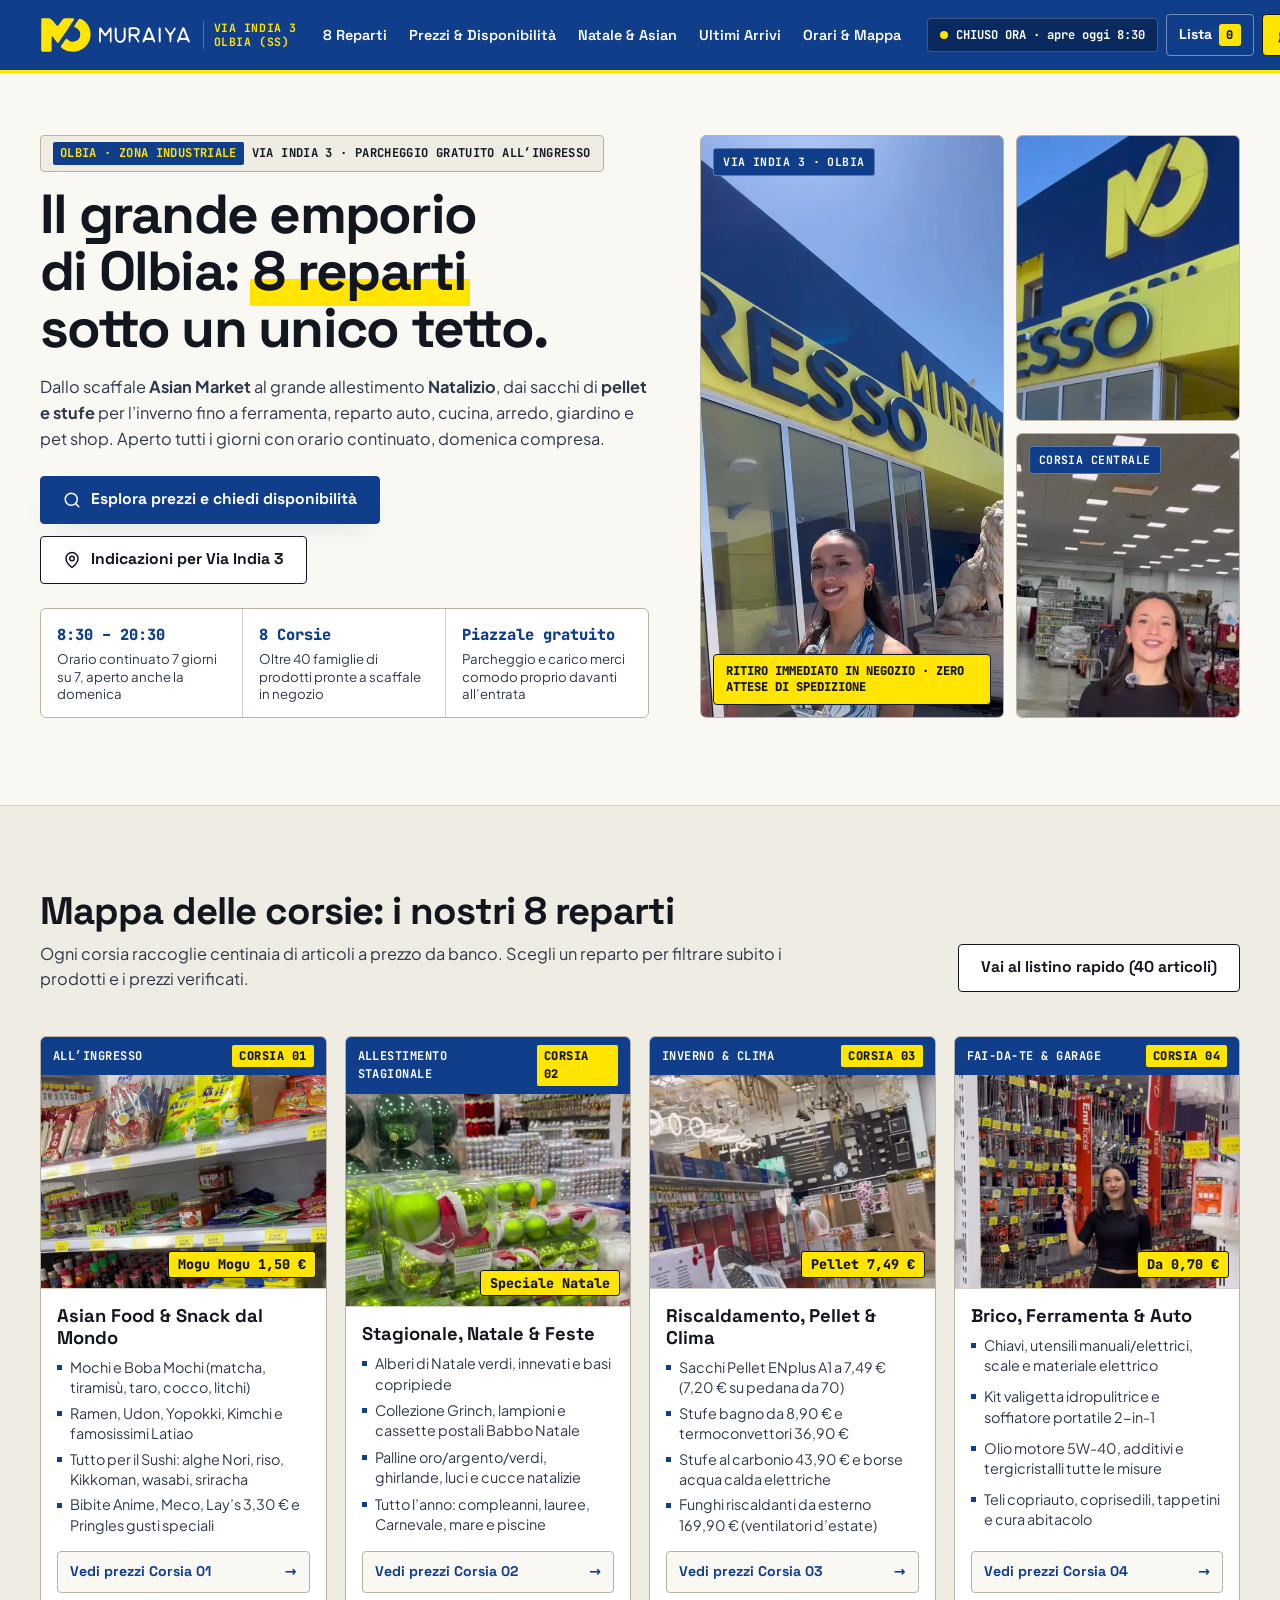
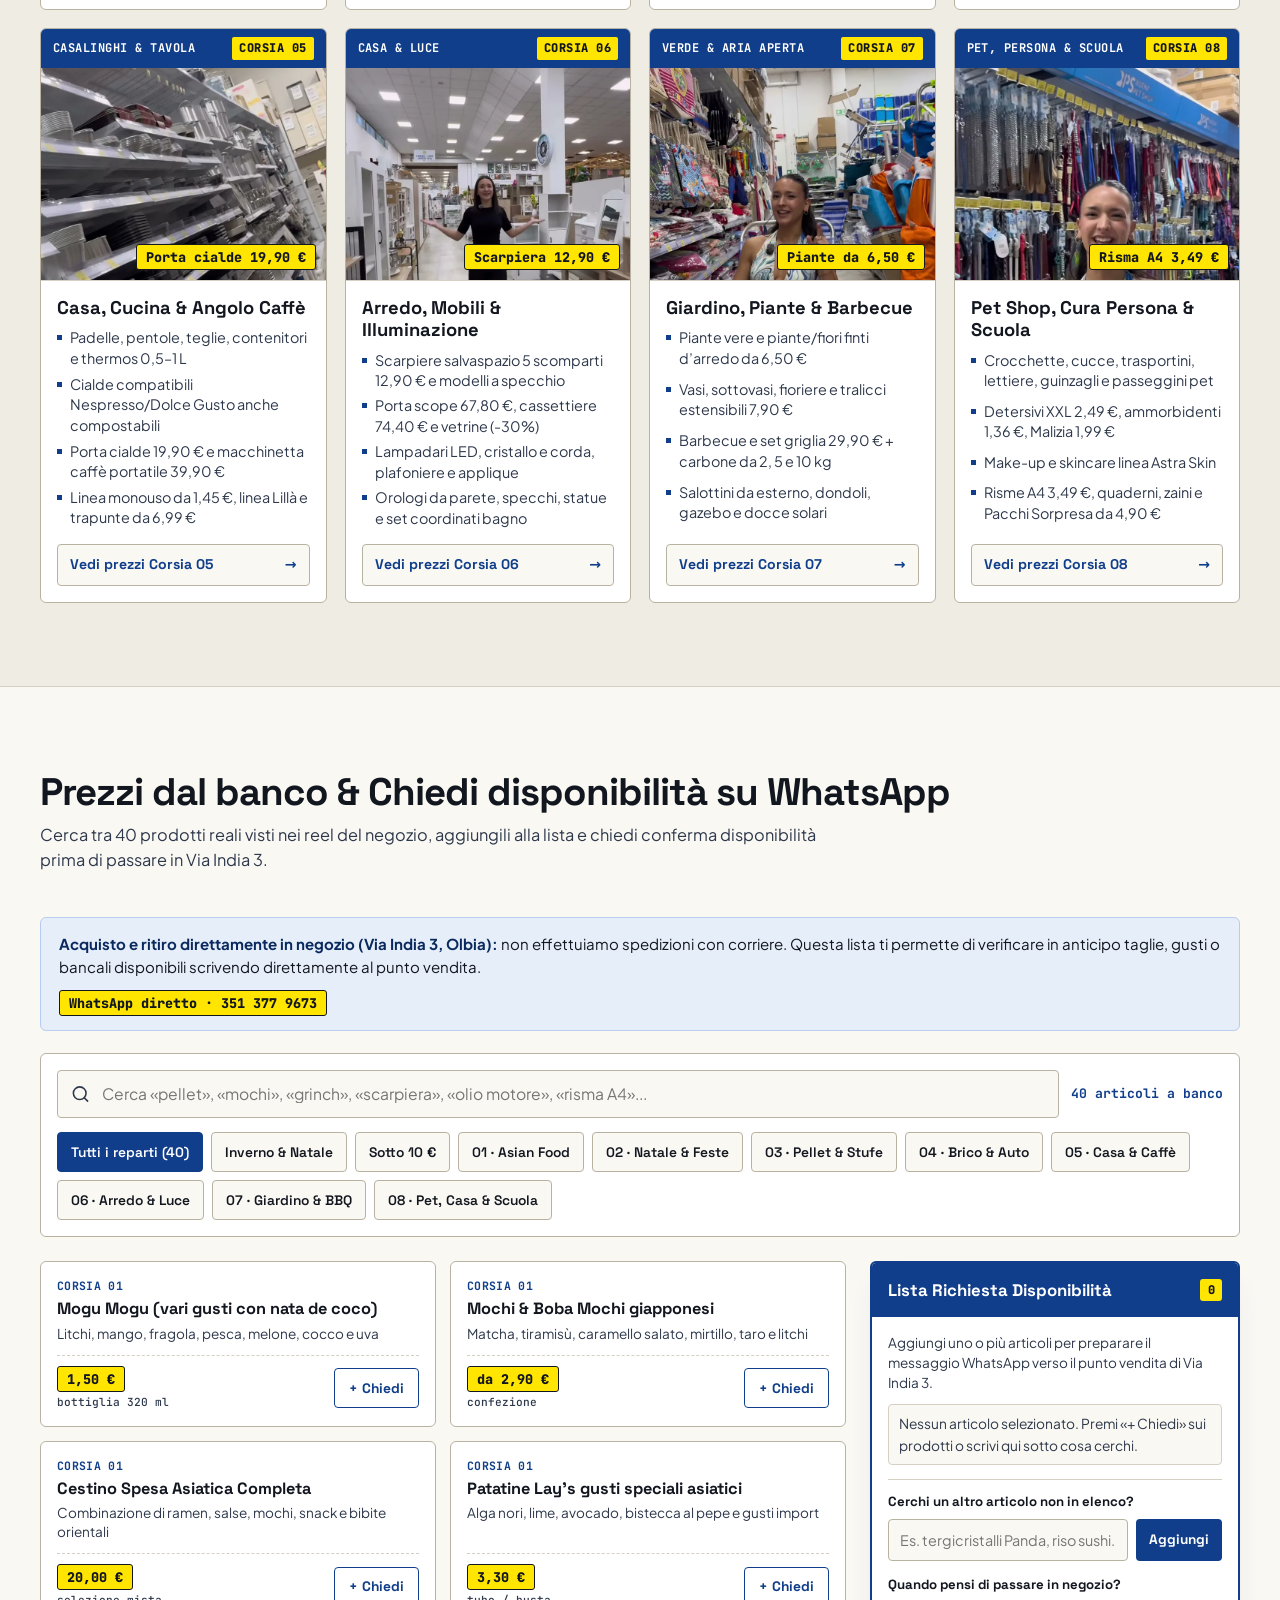
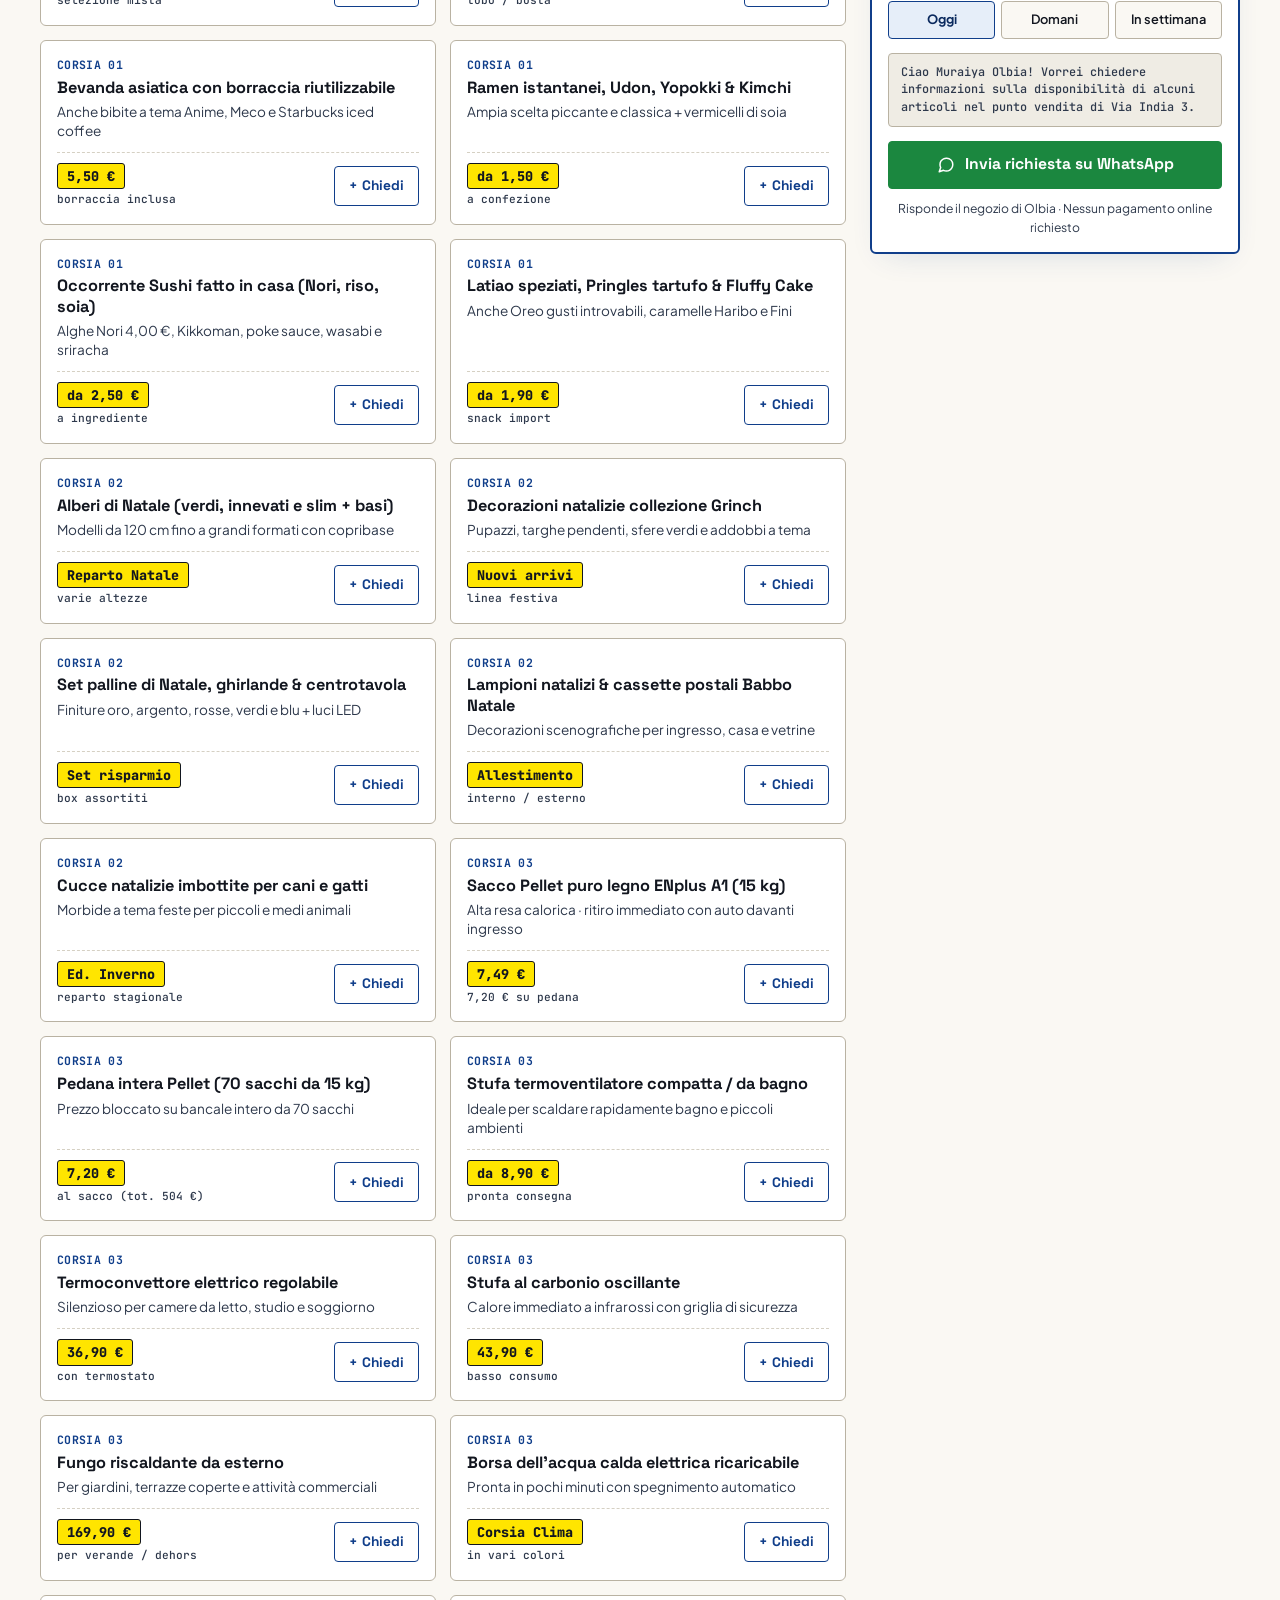
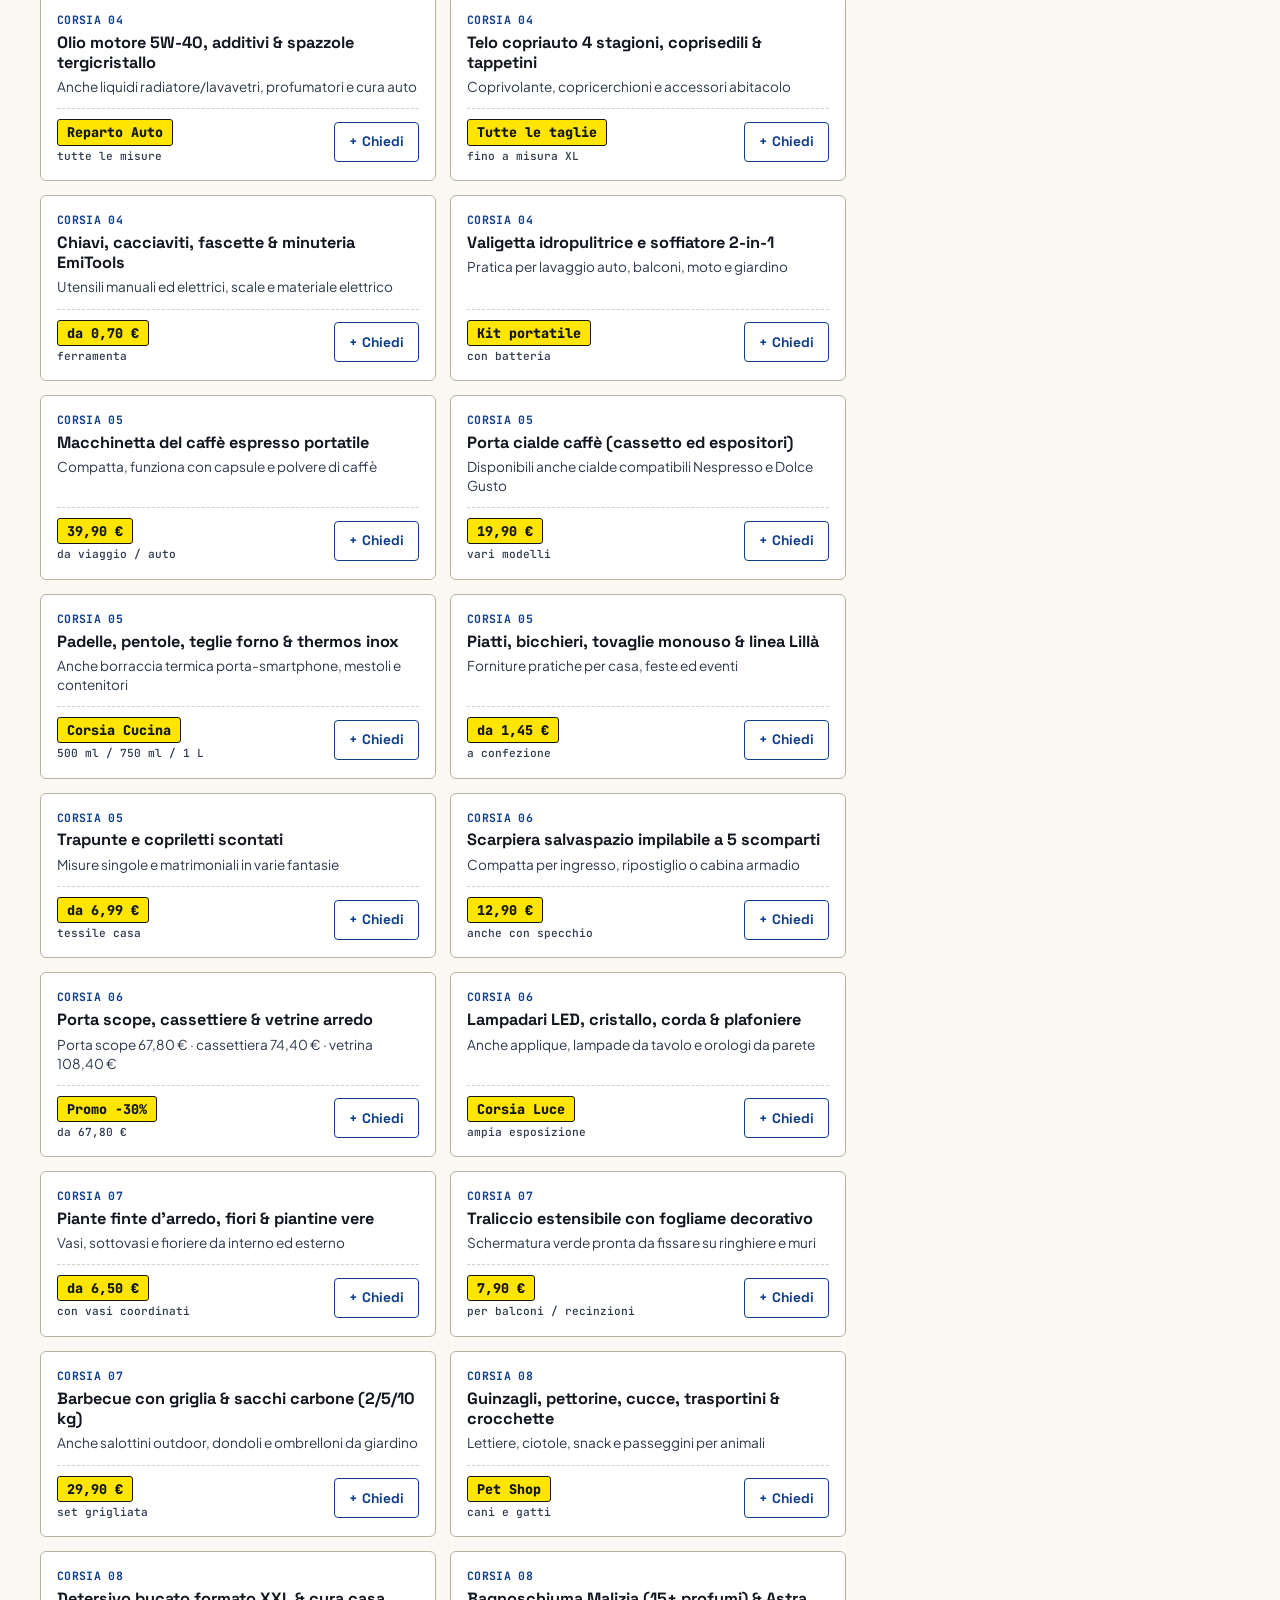
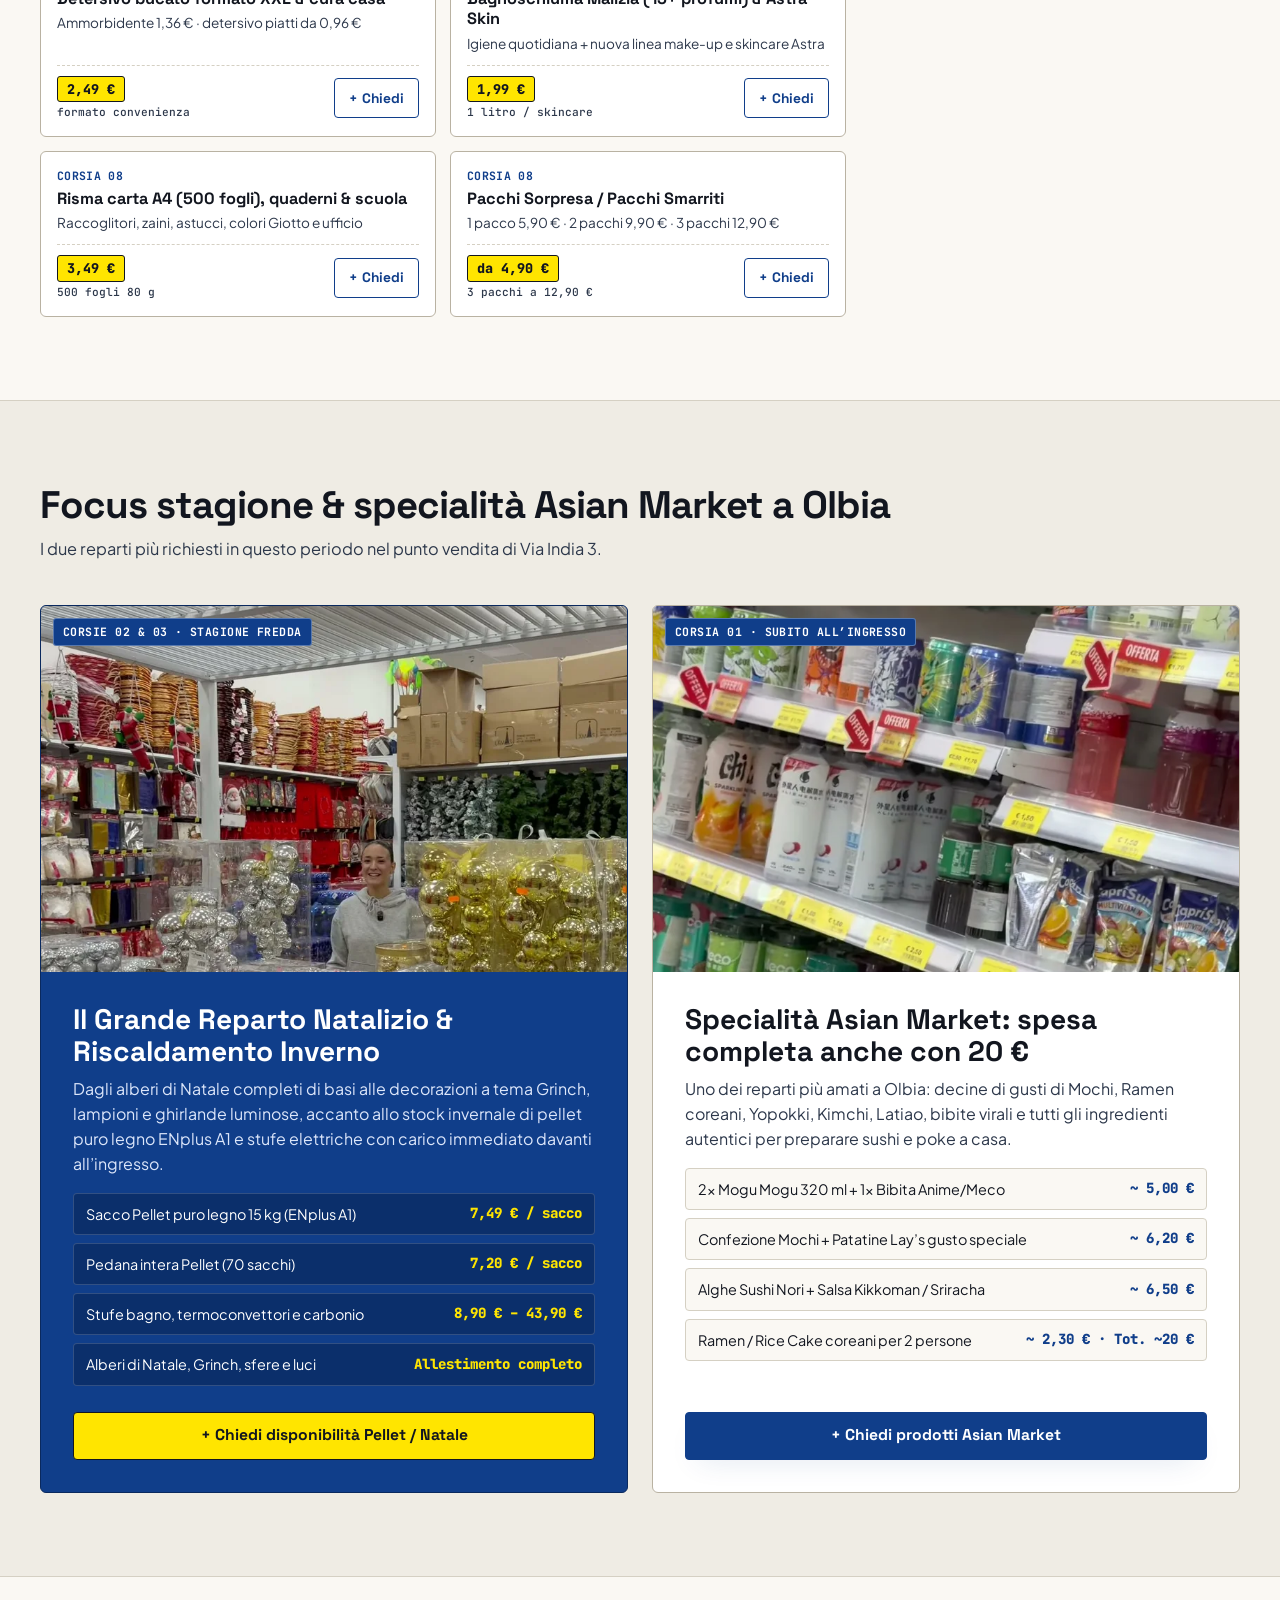
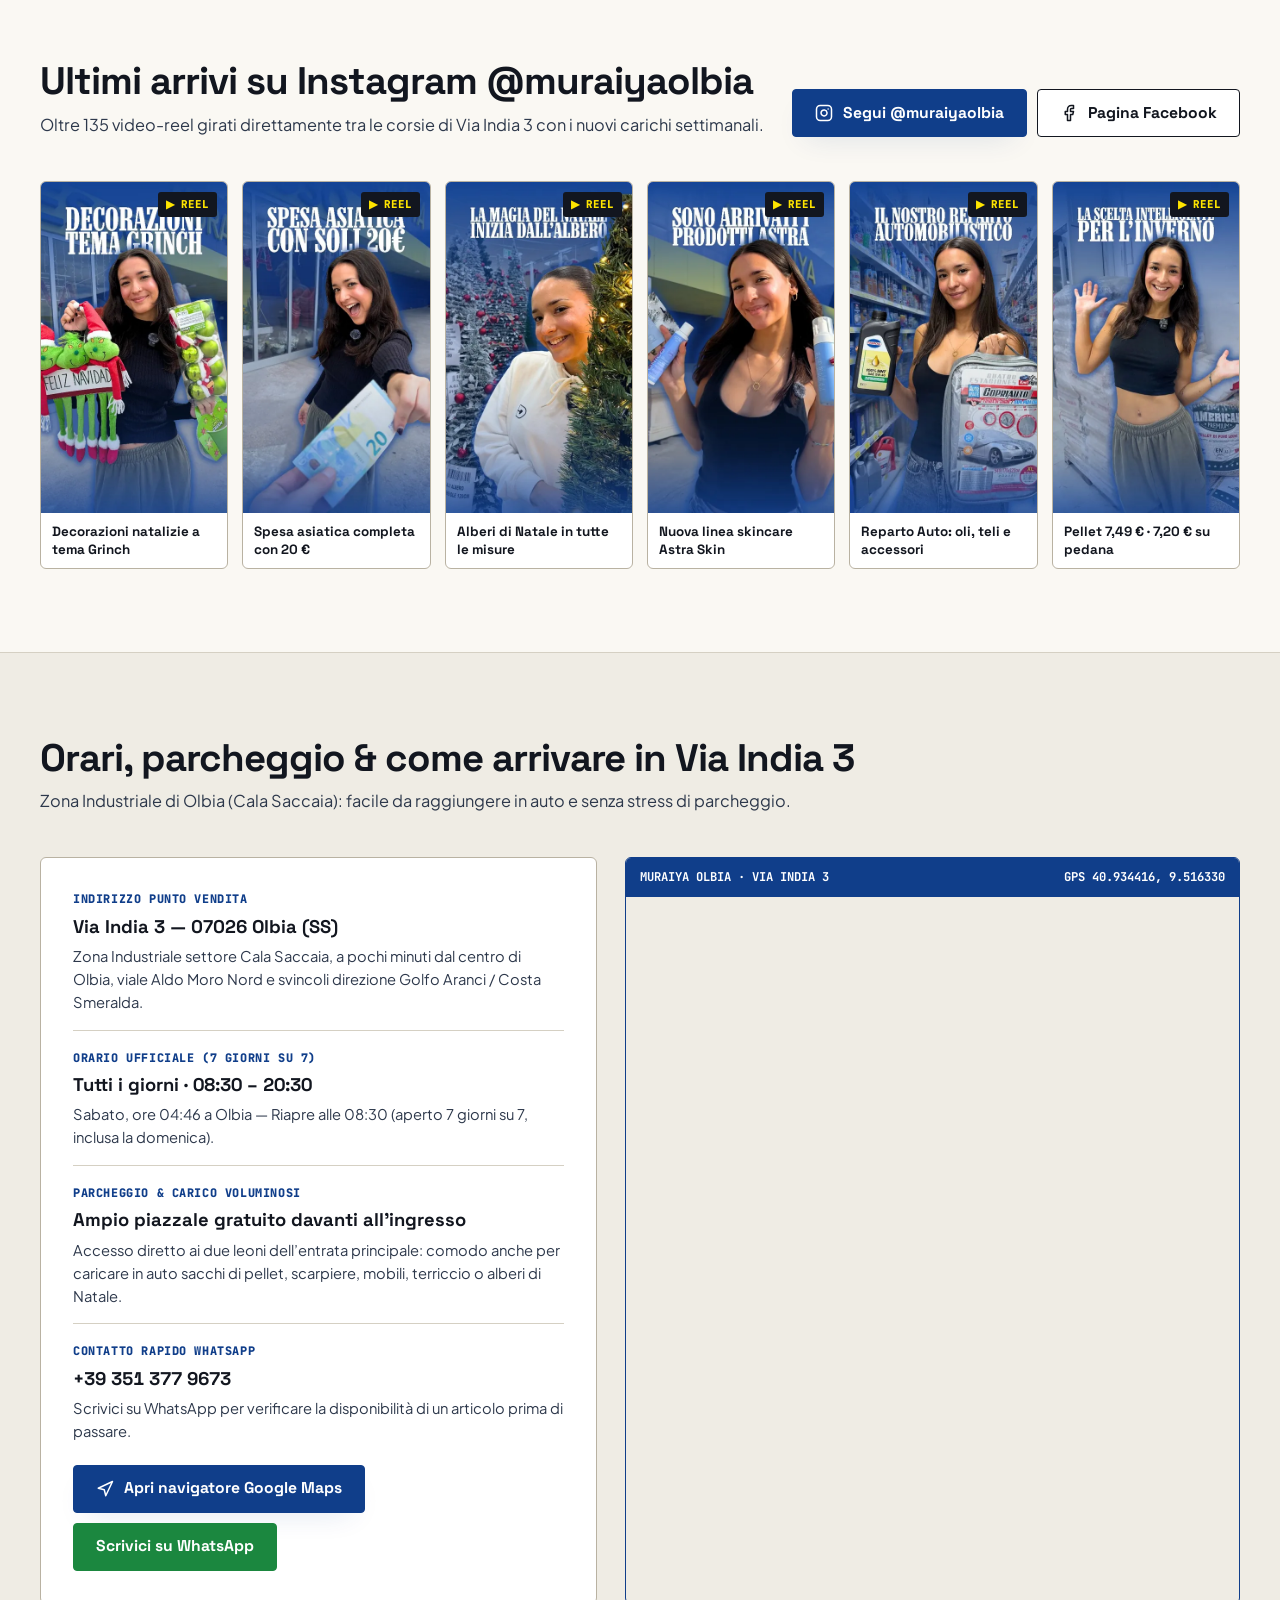
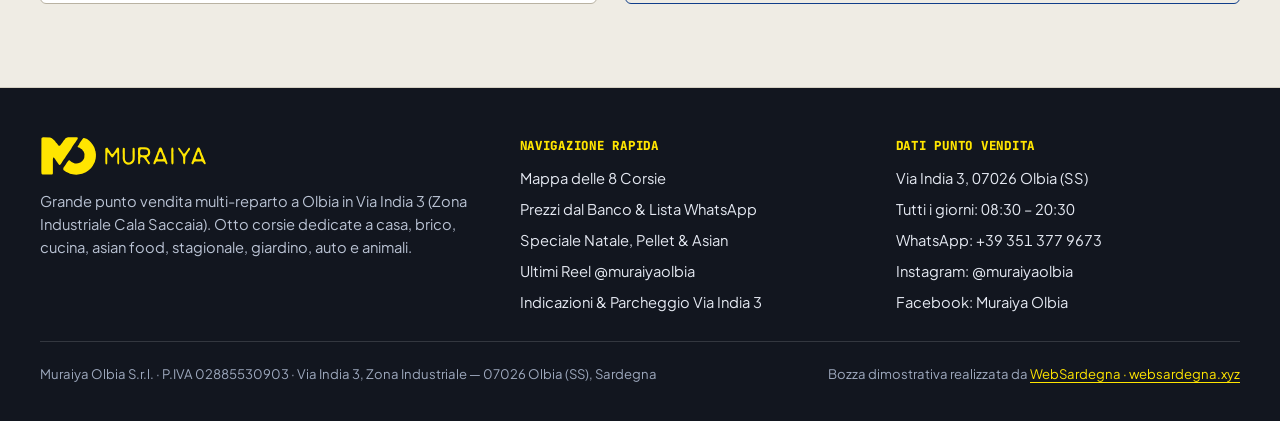
<file: bozze/muraiya-olbia/index.html>
<!DOCTYPE html>
<html lang="it">
<head>
  <meta charset="utf-8">
  <meta name="viewport" content="width=device-width, initial-scale=1">
  <meta name="robots" content="noindex, nofollow">
  <title>Muraiya Olbia — Grande Emporio Multi-Reparto in Via India 3 (Aperto 8:30–20:30)</title>
  <meta name="description" content="Muraiya Olbia in Via India 3 (Zona Industriale): 8 corsie con Asian Market, Natale e Stagionale, Pellet e Riscaldamento, Brico, Auto, Casa, Arredo, Giardino e Pet Shop. Aperto tutti i giorni 8:30–20:30 con parcheggio gratuito.">
  <meta name="theme-color" content="#103E8A">

  <!-- Open Graph -->
  <meta property="og:type" content="website">
  <meta property="og:locale" content="it_IT">
  <meta property="og:site_name" content="Muraiya Olbia">
  <meta property="og:title" content="Muraiya Olbia — 8 Reparti in Via India 3 · Tutti i giorni 8:30–20:30">
  <meta property="og:description" content="Asian Food, Reparto Natalizio, Pellet a 7,49 € (7,20 € su pedana), Brico, Casa, Arredo, Giardino e Pet Shop con parcheggio gratuito davanti all'ingresso.">
  <meta property="og:image" content="https://websardegna.xyz/bozze/muraiya-olbia/assets/img/og.jpg">
  <meta property="og:image:width" content="1200">
  <meta property="og:image:height" content="630">
  <meta name="twitter:card" content="summary_large_image">

  <!-- Icons -->
  <link rel="icon" type="image/svg+xml" href="/bozze/muraiya-olbia/assets/img/favicon.svg">
  <link rel="icon" type="image/png" sizes="32x32" href="/bozze/muraiya-olbia/assets/img/favicon-32.png">
  <link rel="apple-touch-icon" sizes="180x180" href="/bozze/muraiya-olbia/assets/img/apple-touch-icon.png">

  <!-- Self-hosted OFL Fonts -->
  <link rel="preload" href="/bozze/muraiya-olbia/assets/fonts/SpaceGrotesk-var.woff2" as="font" type="font/woff2" crossorigin>
  <link rel="preload" href="/bozze/muraiya-olbia/assets/fonts/PlusJakartaSans-var.woff2" as="font" type="font/woff2" crossorigin>
  <link rel="preload" href="/bozze/muraiya-olbia/assets/fonts/JetBrainsMono-var.woff2" as="font" type="font/woff2" crossorigin>
  <link rel="stylesheet" href="/bozze/muraiya-olbia/assets/css/styles.css">

  <!-- Structured Data: DepartmentStore -->
  <script type="application/ld+json">
  {
    "@context": "https://schema.org",
    "@type": "DepartmentStore",
    "name": "Muraiya Olbia",
    "legalName": "Muraiya Olbia S.r.l.",
    "vatID": "IT02885530903",
    "description": "Grande emporio multi-reparto a Olbia in Via India 3: Asian Market, Natale e Stagionale, Pellet e Riscaldamento, Brico, Auto, Casalinghi, Arredo, Giardino, Pet Shop e Cartoleria.",
    "image": "https://websardegna.xyz/bozze/muraiya-olbia/assets/img/og.jpg",
    "telephone": "+39 351 377 9673",
    "priceRange": "€",
    "address": {
      "@type": "PostalAddress",
      "streetAddress": "Via India 3, Zona Industriale Cala Saccaia",
      "addressLocality": "Olbia",
      "addressRegion": "SS",
      "postalCode": "07026",
      "addressCountry": "IT"
    },
    "geo": {
      "@type": "GeoCoordinates",
      "latitude": 40.934416,
      "longitude": 9.516330
    },
    "openingHoursSpecification": [
      {
        "@type": "OpeningHoursSpecification",
        "dayOfWeek": [
          "Monday", "Tuesday", "Wednesday", "Thursday", "Friday", "Saturday", "Sunday"
        ],
        "opens": "08:30",
        "closes": "20:30"
      }
    ],
    "sameAs": [
      "https://www.instagram.com/muraiyaolbia/",
      "https://www.facebook.com/111136331607146"
    ]
  }
  </script>
</head>
<body>
  <a class="skip-link" href="#contenuto">Vai al contenuto principale</a>

  <!-- HEADER -->
  <header class="site-header">
    <div class="wrap header-inner">
      <a class="brand-link" href="#" aria-label="Muraiya Olbia — Torna all'inizio">
        <img class="brand-logo" src="/bozze/muraiya-olbia/assets/img/logo-horiz.svg" width="194" height="36" alt="Muraiya Olbia">
        <span class="brand-loc">VIA INDIA 3<br>OLBIA (SS)</span>
      </a>

      <nav class="main-nav" aria-label="Navigazione principale">
        <a href="#reparti">8 Reparti</a>
        <a href="#catalogo">Prezzi &amp; Disponibilità</a>
        <a href="#stagione">Natale &amp; Asian</a>
        <a href="#social">Ultimi Arrivi</a>
        <a href="#mappa">Orari &amp; Mappa</a>
      </nav>

      <div class="header-actions">
        <div class="live-badge tabular" data-live-hours data-open="true" aria-live="polite">
          <span class="live-dot" aria-hidden="true"></span>
          <span class="live-text">APERTO ORA · 8:30–20:30</span>
        </div>

        <button type="button" class="btn-header-list" data-open-drawer aria-label="Apri lista richiesta disponibilità">
          <span>Lista</span>
          <span class="count-pill tabular" data-list-count>0</span>
        </button>

        <a class="btn-header-wa" href="https://wa.me/393513779673?text=Ciao%20Muraiya%20Olbia!%20Vorrei%20chiedere%20informazioni%20su%20un%20prodotto%20in%20Via%20India%203." target="_blank" rel="noopener">
          <svg class="icon" viewBox="0 0 24 24" fill="none" stroke="currentColor" stroke-width="2" stroke-linecap="round" stroke-linejoin="round" aria-hidden="true"><path d="M21 11.5a8.38 8.38 0 0 1-.9 3.8 8.5 8.5 0 0 1-7.6 4.7 8.38 8.38 0 0 1-3.8-.9L3 21l1.9-5.7a8.38 8.38 0 0 1-.9-3.8 8.5 8.5 0 0 1 4.7-7.6 8.38 8.38 0 0 1 3.8-.9h.5a8.48 8.48 0 0 1 8 8v.5z"/></svg>
          <span class="tabular">351 377 9673</span>
        </a>

        <button type="button" class="menu-toggle" id="menu-toggle" aria-expanded="false" aria-controls="mobile-menu" aria-label="Apri menu di navigazione">
          <svg class="icon" viewBox="0 0 24 24" fill="none" stroke="currentColor" stroke-width="2.2" stroke-linecap="round" aria-hidden="true"><path d="M4 7h16M4 12h16M4 17h16"/></svg>
        </button>
      </div>
    </div>

    <div class="mobile-menu" id="mobile-menu">
      <div class="mobile-menu-links">
        <a href="#reparti"><span>I Nostri 8 Reparti</span><span>→</span></a>
        <a href="#catalogo"><span>Catalogo Prezzi &amp; Chiedi Disponibilità</span><span>→</span></a>
        <a href="#stagione"><span>Speciale Natale, Pellet &amp; Asian Market</span><span>→</span></a>
        <a href="#social"><span>Ultimi Arrivi su Instagram @muraiyaolbia</span><span>→</span></a>
        <a href="#mappa"><span>Orari 8:30–20:30 &amp; Mappa Via India 3</span><span>→</span></a>
      </div>
    </div>
  </header>

  <main id="contenuto">
    <!-- 1. HERO -->
    <section class="hero">
      <div class="wrap hero-grid">
        <div class="hero-copy hero-enter">
          <div>
            <div class="wayfinding-bar">
              <span class="wayfinding-code">OLBIA · ZONA INDUSTRIALE</span>
              <span>VIA INDIA 3 · PARCHEGGIO GRATUITO ALL’INGRESSO</span>
            </div>

            <h1>Il grande emporio di Olbia: <span class="hero-highlight">8 reparti</span> sotto un unico tetto.</h1>

            <p class="hero-lead">
              Dallo scaffale <strong>Asian Market</strong> al grande allestimento <strong>Natalizio</strong>, dai sacchi di <strong>pellet e stufe</strong> per l’inverno fino a ferramenta, reparto auto, cucina, arredo, giardino e pet shop. Aperto tutti i giorni con orario continuato, domenica compresa.
            </p>

            <div class="hero-cta-row">
              <a class="btn btn-primary" href="#catalogo">
                <svg class="icon" viewBox="0 0 24 24" fill="none" stroke="currentColor" stroke-width="2" stroke-linecap="round" stroke-linejoin="round" aria-hidden="true"><circle cx="11" cy="11" r="8"/><path d="m21 21-4.3-4.3"/></svg>
                <span>Esplora prezzi e chiedi disponibilità</span>
              </a>
              <a class="btn btn-secondary" href="#mappa">
                <svg class="icon" viewBox="0 0 24 24" fill="none" stroke="currentColor" stroke-width="2" stroke-linecap="round" stroke-linejoin="round" aria-hidden="true"><path d="M20 10c0 6-8 12-8 12s-8-6-8-12a8 8 0 0 1 16 0Z"/><circle cx="12" cy="10" r="3"/></svg>
                <span>Indicazioni per Via India 3</span>
              </a>
            </div>
          </div>

          <div class="hero-facts" aria-label="Informazioni rapide del punto vendita">
            <div class="fact-cell">
              <span class="fact-val tabular">8:30 – 20:30</span>
              <span class="fact-lbl">Orario continuato 7 giorni su 7, aperto anche la domenica</span>
            </div>
            <div class="fact-cell">
              <span class="fact-val tabular">8 Corsie</span>
              <span class="fact-lbl">Oltre 40 famiglie di prodotti pronte a scaffale in negozio</span>
            </div>
            <div class="fact-cell">
              <span class="fact-val">Piazzale gratuito</span>
              <span class="fact-lbl">Parcheggio e carico merci comodo proprio davanti all’entrata</span>
            </div>
          </div>
        </div>

        <div class="hero-visual hero-enter-delay">
          <div class="photo-frame hero-photo-main">
            <img src="/bozze/muraiya-olbia/assets/img/hero-esterno.webp" width="920" height="1082" fetchpriority="high" alt="Ingresso esterno di Muraiya Olbia in Via India 3 con grande insegna gialla e blu e il leone all'entrata">
            <span class="frame-tag">VIA INDIA 3 · OLBIA</span>
            <div class="frame-tag-yellow">RITIRO IMMEDIATO IN NEGOZIO · ZERO ATTESE DI SPEDIZIONE</div>
          </div>
          <div class="photo-frame">
            <img src="/bozze/muraiya-olbia/assets/img/hero-facciata.webp" width="880" height="660" alt="Facciata blu e gialla con il marchio M di Muraiya Olbia">
          </div>
          <div class="photo-frame">
            <img src="/bozze/muraiya-olbia/assets/img/hero-interno.webp" width="880" height="660" alt="Grande corsia centrale illuminata all'interno del megastore Muraiya Olbia">
            <span class="frame-tag">CORSIA CENTRALE</span>
          </div>
        </div>
      </div>
    </section>

    <!-- 2. MAPPA DELLE CORSIE / I NOSTRI 8 REPARTI -->
    <section class="section section-corsia" id="reparti">
      <div class="wrap">
        <div class="sec-head">
          <div>
            <h2>Mappa delle corsie: i nostri 8 reparti</h2>
            <p class="sec-sub">Ogni corsia raccoglie centinaia di articoli a prezzo da banco. Scegli un reparto per filtrare subito i prodotti e i prezzi verificati.</p>
          </div>
          <a class="btn btn-secondary" href="#catalogo">Vai al listino rapido (40 articoli)</a>
        </div>

        <div class="corsie-grid">
          <!-- CORSIA 01 -->
          <article class="corsia-card">
            <div class="targa-corsia">
              <span>ALL’INGRESSO</span>
              <span class="targa-num">CORSIA 01</span>
            </div>
            <div class="corsia-img-wrap">
              <img src="/bozze/muraiya-olbia/assets/img/corsia-01-asian.webp" width="760" height="570" loading="lazy" alt="Scaffale Asian Food di Muraiya Olbia con salse di soia, alghe sushi nori, kimchi, ramen e cartellini prezzo gialli">
              <span class="scaffale-tag">Mogu Mogu 1,50 €</span>
            </div>
            <div class="corsia-body">
              <h3>Asian Food &amp; Snack dal Mondo</h3>
              <ul class="corsia-list">
                <li>Mochi e Boba Mochi (matcha, tiramisù, taro, cocco, litchi)</li>
                <li>Ramen, Udon, Yopokki, Kimchi e famosissimi Latiao</li>
                <li>Tutto per il Sushi: alghe Nori, riso, Kikkoman, wasabi, sriracha</li>
                <li>Bibite Anime, Meco, Lay’s 3,30 € e Pringles gusti speciali</li>
              </ul>
              <button type="button" class="corsia-filter-btn" data-jump-filter="asian">
                <span>Vedi prezzi Corsia 01</span>
                <span aria-hidden="true">→</span>
              </button>
            </div>
          </article>

          <!-- CORSIA 02 -->
          <article class="corsia-card">
            <div class="targa-corsia">
              <span>ALLESTIMENTO STAGIONALE</span>
              <span class="targa-num">CORSIA 02</span>
            </div>
            <div class="corsia-img-wrap">
              <img src="/bozze/muraiya-olbia/assets/img/corsia-02-natale.webp" width="760" height="570" loading="lazy" alt="Esposizione di sfere e decorazioni natalizie nel reparto stagionale di Muraiya Olbia">
              <span class="scaffale-tag">Speciale Natale</span>
            </div>
            <div class="corsia-body">
              <h3>Stagionale, Natale &amp; Feste</h3>
              <ul class="corsia-list">
                <li>Alberi di Natale verdi, innevati e basi copripiede</li>
                <li>Collezione Grinch, lampioni e cassette postali Babbo Natale</li>
                <li>Palline oro/argento/verdi, ghirlande, luci e cucce natalizie</li>
                <li>Tutto l’anno: compleanni, lauree, Carnevale, mare e piscine</li>
              </ul>
              <button type="button" class="corsia-filter-btn" data-jump-filter="natale">
                <span>Vedi prezzi Corsia 02</span>
                <span aria-hidden="true">→</span>
              </button>
            </div>
          </article>

          <!-- CORSIA 03 -->
          <article class="corsia-card">
            <div class="targa-corsia">
              <span>INVERNO &amp; CLIMA</span>
              <span class="targa-num">CORSIA 03</span>
            </div>
            <div class="corsia-img-wrap">
              <img src="/bozze/muraiya-olbia/assets/img/corsia-03-clima.webp" width="760" height="570" loading="lazy" alt="Corsia stufe elettriche, termoconvettori e apparecchi riscaldamento da Muraiya Olbia">
              <span class="scaffale-tag">Pellet 7,49 €</span>
            </div>
            <div class="corsia-body">
              <h3>Riscaldamento, Pellet &amp; Clima</h3>
              <ul class="corsia-list">
                <li>Sacchi Pellet ENplus A1 a 7,49 € (7,20 € su pedana da 70)</li>
                <li>Stufe bagno da 8,90 € e termoconvettori 36,90 €</li>
                <li>Stufe al carbonio 43,90 € e borse acqua calda elettriche</li>
                <li>Funghi riscaldanti da esterno 169,90 € (ventilatori d’estate)</li>
              </ul>
              <button type="button" class="corsia-filter-btn" data-jump-filter="clima">
                <span>Vedi prezzi Corsia 03</span>
                <span aria-hidden="true">→</span>
              </button>
            </div>
          </article>

          <!-- CORSIA 04 -->
          <article class="corsia-card">
            <div class="targa-corsia">
              <span>FAI-DA-TE &amp; GARAGE</span>
              <span class="targa-num">CORSIA 04</span>
            </div>
            <div class="corsia-img-wrap">
              <img src="/bozze/muraiya-olbia/assets/img/corsia-04-brico.webp" width="760" height="570" loading="lazy" alt="Parete attrezzata del reparto ferramenta EmiTools con chiavi inglesi e cartellini gialli da Muraiya Olbia">
              <span class="scaffale-tag">Da 0,70 €</span>
            </div>
            <div class="corsia-body">
              <h3>Brico, Ferramenta &amp; Auto</h3>
              <ul class="corsia-list">
                <li>Chiavi, utensili manuali/elettrici, scale e materiale elettrico</li>
                <li>Kit valigetta idropulitrice e soffiatore portatile 2-in-1</li>
                <li>Olio motore 5W-40, additivi e tergicristalli tutte le misure</li>
                <li>Teli copriauto, coprisedili, tappetini e cura abitacolo</li>
              </ul>
              <button type="button" class="corsia-filter-btn" data-jump-filter="brico">
                <span>Vedi prezzi Corsia 04</span>
                <span aria-hidden="true">→</span>
              </button>
            </div>
          </article>

          <!-- CORSIA 05 -->
          <article class="corsia-card">
            <div class="targa-corsia">
              <span>CASALINGHI &amp; TAVOLA</span>
              <span class="targa-num">CORSIA 05</span>
            </div>
            <div class="corsia-img-wrap">
              <img src="/bozze/muraiya-olbia/assets/img/corsia-05-casa.webp" width="760" height="570" loading="lazy" alt="Lunga corsia casalinghi con teglie, stampi forno, pentole e cartellini prezzo gialli">
              <span class="scaffale-tag">Porta cialde 19,90 €</span>
            </div>
            <div class="corsia-body">
              <h3>Casa, Cucina &amp; Angolo Caffè</h3>
              <ul class="corsia-list">
                <li>Padelle, pentole, teglie, contenitori e thermos 0,5–1 L</li>
                <li>Cialde compatibili Nespresso/Dolce Gusto anche compostabili</li>
                <li>Porta cialde 19,90 € e macchinetta caffè portatile 39,90 €</li>
                <li>Linea monouso da 1,45 €, linea Lillà e trapunte da 6,99 €</li>
              </ul>
              <button type="button" class="corsia-filter-btn" data-jump-filter="casa">
                <span>Vedi prezzi Corsia 05</span>
                <span aria-hidden="true">→</span>
              </button>
            </div>
          </article>

          <!-- CORSIA 06 -->
          <article class="corsia-card">
            <div class="targa-corsia">
              <span>CASA &amp; LUCE</span>
              <span class="targa-num">CORSIA 06</span>
            </div>
            <div class="corsia-img-wrap">
              <img src="/bozze/muraiya-olbia/assets/img/corsia-06-arredo.webp" width="760" height="570" loading="lazy" alt="Corsia librerie, sedie, specchiere e mobili arredo casa all'interno di Muraiya Olbia">
              <span class="scaffale-tag">Scarpiera 12,90 €</span>
            </div>
            <div class="corsia-body">
              <h3>Arredo, Mobili &amp; Illuminazione</h3>
              <ul class="corsia-list">
                <li>Scarpiere salvaspazio 5 scomparti 12,90 € e modelli a specchio</li>
                <li>Porta scope 67,80 €, cassettiere 74,40 € e vetrine (-30%)</li>
                <li>Lampadari LED, cristallo e corda, plafoniere e applique</li>
                <li>Orologi da parete, specchi, statue e set coordinati bagno</li>
              </ul>
              <button type="button" class="corsia-filter-btn" data-jump-filter="arredo">
                <span>Vedi prezzi Corsia 06</span>
                <span aria-hidden="true">→</span>
              </button>
            </div>
          </article>

          <!-- CORSIA 07 -->
          <article class="corsia-card">
            <div class="targa-corsia">
              <span>VERDE &amp; ARIA APERTA</span>
              <span class="targa-num">CORSIA 07</span>
            </div>
            <div class="corsia-img-wrap">
              <img src="/bozze/muraiya-olbia/assets/img/corsia-07-outdoor.webp" width="760" height="570" loading="lazy" alt="Reparto outdoor, giardino e attrezzature esterno di Muraiya Olbia">
              <span class="scaffale-tag">Piante da 6,50 €</span>
            </div>
            <div class="corsia-body">
              <h3>Giardino, Piante &amp; Barbecue</h3>
              <ul class="corsia-list">
                <li>Piante vere e piante/fiori finti d’arredo da 6,50 €</li>
                <li>Vasi, sottovasi, fioriere e tralicci estensibili 7,90 €</li>
                <li>Barbecue e set griglia 29,90 € + carbone da 2, 5 e 10 kg</li>
                <li>Salottini da esterno, dondoli, gazebo e docce solari</li>
              </ul>
              <button type="button" class="corsia-filter-btn" data-jump-filter="giardino">
                <span>Vedi prezzi Corsia 07</span>
                <span aria-hidden="true">→</span>
              </button>
            </div>
          </article>

          <!-- CORSIA 08 -->
          <article class="corsia-card">
            <div class="targa-corsia">
              <span>PET, PERSONA &amp; SCUOLA</span>
              <span class="targa-num">CORSIA 08</span>
            </div>
            <div class="corsia-img-wrap">
              <img src="/bozze/muraiya-olbia/assets/img/corsia-08-pet.webp" width="760" height="570" loading="lazy" alt="Scaffalatura Pet Shop con guinzagli, collari e tiragraffi da Muraiya Olbia">
              <span class="scaffale-tag">Risma A4 3,49 €</span>
            </div>
            <div class="corsia-body">
              <h3>Pet Shop, Cura Persona &amp; Scuola</h3>
              <ul class="corsia-list">
                <li>Crocchette, cucce, trasportini, lettiere, guinzagli e passeggini pet</li>
                <li>Detersivi XXL 2,49 €, ammorbidenti 1,36 €, Malizia 1,99 €</li>
                <li>Make-up e skincare linea Astra Skin</li>
                <li>Risme A4 3,49 €, quaderni, zaini e Pacchi Sorpresa da 4,90 €</li>
              </ul>
              <button type="button" class="corsia-filter-btn" data-jump-filter="pet">
                <span>Vedi prezzi Corsia 08</span>
                <span aria-hidden="true">→</span>
              </button>
            </div>
          </article>
        </div>
      </div>
    </section>

    <!-- 3. CATALOGO RAPIDO & CHIEDI DISPONIBILITÀ SU WHATSAPP -->
    <section class="section" id="catalogo">
      <div class="wrap">
        <div class="sec-head">
          <div>
            <h2>Prezzi dal banco &amp; Chiedi disponibilità su WhatsApp</h2>
            <p class="sec-sub">Cerca tra 40 prodotti reali visti nei reel del negozio, aggiungili alla lista e chiedi conferma disponibilità prima di passare in Via India 3.</p>
          </div>
        </div>

        <div class="store-notice">
          <div>
            <strong>Acquisto e ritiro direttamente in negozio (Via India 3, Olbia):</strong> non effettuiamo spedizioni con corriere. Questa lista ti permette di verificare in anticipo taglie, gusti o bancali disponibili scrivendo direttamente al punto vendita.
          </div>
          <span class="scaffale-tag">WhatsApp diretto · 351 377 9673</span>
        </div>

        <div class="catalogo-controls">
          <div class="search-row">
            <div class="search-box">
              <svg class="search-icon" viewBox="0 0 24 24" fill="none" stroke="currentColor" stroke-width="2" stroke-linecap="round" stroke-linejoin="round" aria-hidden="true"><circle cx="11" cy="11" r="8"/><path d="m21 21-4.3-4.3"/></svg>
              <label for="search-input" class="sr-only">Cerca un prodotto nei reparti</label>
              <input type="search" id="search-input" class="search-input" placeholder="Cerca «pellet», «mochi», «grinch», «scarpiera», «olio motore», «risma A4»..." autocomplete="off">
              <button type="button" id="search-clear" class="search-clear" aria-label="Cancella ricerca" hidden>×</button>
            </div>
            <div class="results-counter tabular" id="results-count" aria-live="polite">40 articoli a banco</div>
          </div>

          <div class="filter-chips" role="toolbar" aria-label="Filtra per corsia o fascia prezzo">
            <button type="button" class="chip is-active" data-filter="all" aria-pressed="true">Tutti i reparti (40)</button>
            <button type="button" class="chip" data-filter="stagione" aria-pressed="false">Inverno &amp; Natale</button>
            <button type="button" class="chip" data-filter="under10" aria-pressed="false">Sotto 10 €</button>
            <button type="button" class="chip" data-filter="asian" aria-pressed="false">01 · Asian Food</button>
            <button type="button" class="chip" data-filter="natale" aria-pressed="false">02 · Natale &amp; Feste</button>
            <button type="button" class="chip" data-filter="clima" aria-pressed="false">03 · Pellet &amp; Stufe</button>
            <button type="button" class="chip" data-filter="brico" aria-pressed="false">04 · Brico &amp; Auto</button>
            <button type="button" class="chip" data-filter="casa" aria-pressed="false">05 · Casa &amp; Caffè</button>
            <button type="button" class="chip" data-filter="arredo" aria-pressed="false">06 · Arredo &amp; Luce</button>
            <button type="button" class="chip" data-filter="giardino" aria-pressed="false">07 · Giardino &amp; BBQ</button>
            <button type="button" class="chip" data-filter="pet" aria-pressed="false">08 · Pet, Casa &amp; Scuola</button>
          </div>
        </div>

        <div class="catalogo-layout">
          <div class="prodotti-grid" id="prodotti-grid" aria-live="polite">
            <!-- Popolato da app.js -->
          </div>

          <div class="drawer-backdrop" id="drawer-backdrop"></div>

          <aside class="richiesta-panel" id="richiesta-panel" aria-label="Lista Richiesta Disponibilità">
            <div class="panel-head">
              <h3>Lista Richiesta Disponibilità</h3>
              <div style="display:flex;align-items:center;gap:8px;">
                <span class="count-pill tabular" data-list-count>0</span>
                <button type="button" class="drawer-close" id="drawer-close" aria-label="Chiudi pannello lista">×</button>
              </div>
            </div>

            <div class="panel-body">
              <p class="panel-hint">Aggiungi uno o più articoli per preparare il messaggio WhatsApp verso il punto vendita di Via India 3.</p>

              <ul class="selected-list" id="selected-list"></ul>

              <form class="custom-add-form" id="custom-add-form">
                <label for="custom-item-input">Cerchi un altro articolo non in elenco?</label>
                <div class="custom-input-row">
                  <input type="text" id="custom-item-input" class="custom-input" placeholder="Es. tergicristalli Panda, riso sushi...">
                  <button type="submit" class="btn-custom-add">Aggiungi</button>
                </div>
              </form>

              <div>
                <span class="when-group-label">Quando pensi di passare in negozio?</span>
                <div class="when-row" role="group" aria-label="Quando pensi di passare">
                  <button type="button" class="when-opt is-active" data-when="Oggi">Oggi</button>
                  <button type="button" class="when-opt" data-when="Domani">Domani</button>
                  <button type="button" class="when-opt" data-when="In settimana">In settimana</button>
                </div>
              </div>

              <div class="wa-preview" id="wa-preview" aria-label="Anteprima messaggio WhatsApp"></div>

              <a id="wa-send" class="btn btn-wa btn-wa-full" href="https://wa.me/393513779673" target="_blank" rel="noopener">
                <svg class="icon" viewBox="0 0 24 24" fill="none" stroke="currentColor" stroke-width="2" stroke-linecap="round" stroke-linejoin="round" aria-hidden="true"><path d="M21 11.5a8.38 8.38 0 0 1-.9 3.8 8.5 8.5 0 0 1-7.6 4.7 8.38 8.38 0 0 1-3.8-.9L3 21l1.9-5.7a8.38 8.38 0 0 1-.9-3.8 8.5 8.5 0 0 1 4.7-7.6 8.38 8.38 0 0 1 3.8-.9h.5a8.48 8.48 0 0 1 8 8v.5z"/></svg>
                <span>Invia richiesta su WhatsApp</span>
              </a>

              <p class="panel-foot-note">Risponde il negozio di Olbia · Nessun pagamento online richiesto</p>
            </div>
          </aside>
        </div>
      </div>
    </section>

    <!-- 4. FOCUS STAGIONE & ASIAN MARKET -->
    <section class="section section-corsia" id="stagione">
      <div class="wrap">
        <div class="sec-head">
          <div>
            <h2>Focus stagione &amp; specialità Asian Market a Olbia</h2>
            <p class="sec-sub">I due reparti più richiesti in questo periodo nel punto vendita di Via India 3.</p>
          </div>
        </div>

        <div class="focus-split">
          <!-- Blocco 1: Natale & Riscaldamento Inverno -->
          <article class="focus-block focus-block-blu on-blu">
            <div class="focus-media">
              <img src="/bozze/muraiya-olbia/assets/img/focus-natale.webp" width="840" height="630" loading="lazy" alt="Esposizione di palline dorate e argentate, alberi e ghirlande nel reparto natalizio di Muraiya Olbia">
              <span class="frame-tag">CORSIE 02 &amp; 03 · STAGIONE FREDDA</span>
            </div>
            <div class="focus-content">
              <div>
                <h3>Il Grande Reparto Natalizio &amp; Riscaldamento Inverno</h3>
                <p>
                  Dagli alberi di Natale completi di basi alle decorazioni a tema Grinch, lampioni e ghirlande luminose, accanto allo stock invernale di pellet puro legno ENplus A1 e stufe elettriche con carico immediato davanti all’ingresso.
                </p>
                <div class="price-ledger">
                  <div class="ledger-row">
                    <span>Sacco Pellet puro legno 15 kg (ENplus A1)</span>
                    <span class="ledger-price tabular">7,49 € / sacco</span>
                  </div>
                  <div class="ledger-row">
                    <span>Pedana intera Pellet (70 sacchi)</span>
                    <span class="ledger-price tabular">7,20 € / sacco</span>
                  </div>
                  <div class="ledger-row">
                    <span>Stufe bagno, termoconvettori e carbonio</span>
                    <span class="ledger-price tabular">8,90 € – 43,90 €</span>
                  </div>
                  <div class="ledger-row">
                    <span>Alberi di Natale, Grinch, sfere e luci</span>
                    <span class="ledger-price">Allestimento completo</span>
                  </div>
                </div>
              </div>
              <button type="button" class="btn btn-signal" data-quick-item="sacco-pellet">
                <span>+ Chiedi disponibilità Pellet / Natale</span>
              </button>
            </div>
          </article>

          <!-- Blocco 2: Asian Market -->
          <article class="focus-block focus-block-asian">
            <div class="focus-media">
              <img src="/bozze/muraiya-olbia/assets/img/focus-asian-bevande.webp" width="840" height="630" loading="lazy" alt="Scaffale bibite asiatiche Meco, Ocean Bomb Anime e tè freddi con cartellini offerta da Muraiya Olbia">
              <span class="frame-tag">CORSIA 01 · SUBITO ALL’INGRESSO</span>
            </div>
            <div class="focus-content">
              <div>
                <h3>Specialità Asian Market: spesa completa anche con 20 €</h3>
                <p>
                  Uno dei reparti più amati a Olbia: decine di gusti di Mochi, Ramen coreani, Yopokki, Kimchi, Latiao, bibite virali e tutti gli ingredienti autentici per preparare sushi e poke a casa.
                </p>
                <div class="price-ledger">
                  <div class="ledger-row">
                    <span>2× Mogu Mogu 320 ml + 1× Bibita Anime/Meco</span>
                    <span class="ledger-price tabular">~ 5,00 €</span>
                  </div>
                  <div class="ledger-row">
                    <span>Confezione Mochi + Patatine Lay’s gusto speciale</span>
                    <span class="ledger-price tabular">~ 6,20 €</span>
                  </div>
                  <div class="ledger-row">
                    <span>Alghe Sushi Nori + Salsa Kikkoman / Sriracha</span>
                    <span class="ledger-price tabular">~ 6,50 €</span>
                  </div>
                  <div class="ledger-row">
                    <span>Ramen / Rice Cake coreani per 2 persone</span>
                    <span class="ledger-price tabular">~ 2,30 € · Tot. ~20 €</span>
                  </div>
                </div>
              </div>
              <button type="button" class="btn btn-primary" data-quick-item="spesa-asian-20">
                <span>+ Chiedi prodotti Asian Market</span>
              </button>
            </div>
          </article>
        </div>
      </div>
    </section>

    <!-- 5. ULTIMI ARRIVI SU INSTAGRAM @MURAIYAOLBIA -->
    <section class="section" id="social">
      <div class="wrap">
        <div class="sec-head">
          <div>
            <h2>Ultimi arrivi su Instagram @muraiyaolbia</h2>
            <p class="sec-sub">Oltre 135 video-reel girati direttamente tra le corsie di Via India 3 con i nuovi carichi settimanali.</p>
          </div>
          <div class="social-links-bar">
            <a class="btn btn-primary" href="https://www.instagram.com/muraiyaolbia/" target="_blank" rel="noopener">
              <svg class="icon" viewBox="0 0 24 24" fill="none" stroke="currentColor" stroke-width="2" stroke-linecap="round" stroke-linejoin="round" aria-hidden="true"><rect width="20" height="20" x="2" y="2" rx="5" ry="5"/><path d="M16 11.37A4 4 0 1 1 12.63 8 4 4 0 0 1 16 11.37z"/><line x1="17.5" x2="17.51" y1="6.5" y2="6.5"/></svg>
              <span>Segui @muraiyaolbia</span>
            </a>
            <a class="btn btn-secondary" href="https://www.facebook.com/111136331607146" target="_blank" rel="noopener">
              <svg class="icon" viewBox="0 0 24 24" fill="none" stroke="currentColor" stroke-width="2" stroke-linecap="round" stroke-linejoin="round" aria-hidden="true"><path d="M18 2h-3a5 5 0 0 0-5 5v3H7v4h3v8h4v-8h3l1-4h-4V7a1 1 0 0 1 1-1h3z"/></svg>
              <span>Pagina Facebook</span>
            </a>
          </div>
        </div>

        <div class="ig-grid">
          <a class="ig-card" href="https://www.instagram.com/muraiyaolbia/reel/DgCcsBEOZUB/" target="_blank" rel="noopener">
            <div class="ig-thumb">
              <img src="/bozze/muraiya-olbia/assets/img/ig-00.webp" width="432" height="768" loading="lazy" alt="Reel Instagram Muraiya Olbia: decorazioni natalizie a tema Grinch">
              <span class="ig-play-pill">▶ REEL</span>
            </div>
            <div class="ig-meta">Decorazioni natalizie a tema Grinch</div>
          </a>

          <a class="ig-card" href="https://www.instagram.com/muraiyaolbia/reel/Df9Li45O11t/" target="_blank" rel="noopener">
            <div class="ig-thumb">
              <img src="/bozze/muraiya-olbia/assets/img/ig-01.webp" width="432" height="768" loading="lazy" alt="Reel Instagram Muraiya Olbia: spesa asiatica completa con 20 euro">
              <span class="ig-play-pill">▶ REEL</span>
            </div>
            <div class="ig-meta">Spesa asiatica completa con 20 €</div>
          </a>

          <a class="ig-card" href="https://www.instagram.com/muraiyaolbia/reel/DfZ8-AYOOF2/" target="_blank" rel="noopener">
            <div class="ig-thumb">
              <img src="/bozze/muraiya-olbia/assets/img/ig-08.webp" width="432" height="768" loading="lazy" alt="Reel Instagram Muraiya Olbia: esposizione alberi di Natale">
              <span class="ig-play-pill">▶ REEL</span>
            </div>
            <div class="ig-meta">Alberi di Natale in tutte le misure</div>
          </a>

          <a class="ig-card" href="https://www.instagram.com/muraiyaolbia/reel/DeYxUDgOvnu/" target="_blank" rel="noopener">
            <div class="ig-thumb">
              <img src="/bozze/muraiya-olbia/assets/img/ig-18.webp" width="432" height="768" loading="lazy" alt="Reel Instagram Muraiya Olbia: arrivo prodotti skincare Astra Skin">
              <span class="ig-play-pill">▶ REEL</span>
            </div>
            <div class="ig-meta">Nuova linea skincare Astra Skin</div>
          </a>

          <a class="ig-card" href="https://www.instagram.com/muraiyaolbia/reel/DeTjsNEOK5Y/" target="_blank" rel="noopener">
            <div class="ig-thumb">
              <img src="/bozze/muraiya-olbia/assets/img/ig-19.webp" width="432" height="768" loading="lazy" alt="Reel Instagram Muraiya Olbia: reparto automobilistico, oli e teli copriauto">
              <span class="ig-play-pill">▶ REEL</span>
            </div>
            <div class="ig-meta">Reparto Auto: oli, teli e accessori</div>
          </a>

          <a class="ig-card" href="https://www.instagram.com/muraiyaolbia/reel/Dd_dl9WuGpz/" target="_blank" rel="noopener">
            <div class="ig-thumb">
              <img src="/bozze/muraiya-olbia/assets/img/ig-23.webp" width="432" height="768" loading="lazy" alt="Reel Instagram Muraiya Olbia: sacchi pellet a 7,49 euro o 7,20 euro su pedana">
              <span class="ig-play-pill">▶ REEL</span>
            </div>
            <div class="ig-meta">Pellet 7,49 € · 7,20 € su pedana</div>
          </a>
        </div>
      </div>
    </section>

    <!-- 6. ORARI, PARCHEGGIO & COME ARRIVARE -->
    <section class="section section-corsia" id="mappa">
      <div class="wrap">
        <div class="sec-head">
          <div>
            <h2>Orari, parcheggio &amp; come arrivare in Via India 3</h2>
            <p class="sec-sub">Zona Industriale di Olbia (Cala Saccaia): facile da raggiungere in auto e senza stress di parcheggio.</p>
          </div>
        </div>

        <div class="mappa-grid">
          <div class="info-board">
            <div class="info-list">
              <div class="info-item">
                <span class="info-label">Indirizzo Punto Vendita</span>
                <p class="info-val">Via India 3 — 07026 Olbia (SS)</p>
                <p class="info-desc">Zona Industriale settore Cala Saccaia, a pochi minuti dal centro di Olbia, viale Aldo Moro Nord e svincoli direzione Golfo Aranci / Costa Smeralda.</p>
              </div>

              <div class="info-item">
                <span class="info-label">Orario Ufficiale (7 Giorni su 7)</span>
                <p class="info-val tabular">Tutti i giorni · 08:30 – 20:30</p>
                <p class="info-desc" id="orario-live-detail">Orario continuato senza chiusura a pranzo, aperto regolarmente anche la domenica.</p>
              </div>

              <div class="info-item">
                <span class="info-label">Parcheggio &amp; Carico Voluminosi</span>
                <p class="info-val">Ampio piazzale gratuito davanti all’ingresso</p>
                <p class="info-desc">Accesso diretto ai due leoni dell’entrata principale: comodo anche per caricare in auto sacchi di pellet, scarpiere, mobili, terriccio o alberi di Natale.</p>
              </div>

              <div class="info-item">
                <span class="info-label">Contatto Rapido WhatsApp</span>
                <p class="info-val tabular">+39 351 377 9673</p>
                <p class="info-desc">Scrivici su WhatsApp per verificare la disponibilità di un articolo prima di passare.</p>
              </div>
            </div>

            <div class="mappa-actions">
              <a class="btn btn-primary" href="https://www.google.com/maps/dir/?api=1&amp;destination=40.934416,9.516330" target="_blank" rel="noopener">
                <svg class="icon" viewBox="0 0 24 24" fill="none" stroke="currentColor" stroke-width="2" stroke-linecap="round" stroke-linejoin="round" aria-hidden="true"><polygon points="3 11 22 2 13 21 11 13 3 11"/></svg>
                <span>Apri navigatore Google Maps</span>
              </a>
              <a class="btn btn-wa" href="https://wa.me/393513779673?text=Ciao%20Muraiya%20Olbia!%20Vorrei%20informazioni%20per%20passare%20in%20negozio%20in%20Via%20India%203." target="_blank" rel="noopener">
                <span>Scrivici su WhatsApp</span>
              </a>
            </div>
          </div>

          <div class="map-frame-box">
            <div class="map-topbar tabular">
              <span>MURAIYA OLBIA · VIA INDIA 3</span>
              <span>GPS 40.934416, 9.516330</span>
            </div>
            <iframe
              class="map-iframe"
              title="Mappa di Muraiya Olbia in Via India 3, Zona Industriale Olbia"
              loading="lazy"
              referrerpolicy="no-referrer-when-downgrade"
              src="https://www.openstreetmap.org/export/embed.html?bbox=9.50833%2C40.93041%2C9.52433%2C40.93841&amp;layer=mapnik&amp;marker=40.934416%2C9.516330">
            </iframe>
          </div>
        </div>
      </div>
    </section>
  </main>

  <!-- FOOTER -->
  <footer class="site-footer">
    <div class="wrap">
      <div class="footer-top">
        <div>
          <img class="footer-logo" src="/bozze/muraiya-olbia/assets/img/logo-horiz-yellow.svg" width="215" height="40" loading="lazy" alt="Muraiya Olbia">
          <p class="footer-desc">
            Grande punto vendita multi-reparto a Olbia in Via India 3 (Zona Industriale Cala Saccaia). Otto corsie dedicate a casa, brico, cucina, asian food, stagionale, giardino, auto e animali.
          </p>
        </div>

        <div class="footer-col">
          <h4>Navigazione Rapida</h4>
          <ul class="footer-links">
            <li><a href="#reparti">Mappa delle 8 Corsie</a></li>
            <li><a href="#catalogo">Prezzi dal Banco &amp; Lista WhatsApp</a></li>
            <li><a href="#stagione">Speciale Natale, Pellet &amp; Asian</a></li>
            <li><a href="#social">Ultimi Reel @muraiyaolbia</a></li>
            <li><a href="#mappa">Indicazioni &amp; Parcheggio Via India 3</a></li>
          </ul>
        </div>

        <div class="footer-col">
          <h4>Dati Punto Vendita</h4>
          <ul class="footer-links tabular">
            <li>Via India 3, 07026 Olbia (SS)</li>
            <li>Tutti i giorni: 08:30 – 20:30</li>
            <li><a href="https://wa.me/393513779673" target="_blank" rel="noopener">WhatsApp: +39 351 377 9673</a></li>
            <li><a href="https://www.instagram.com/muraiyaolbia/" target="_blank" rel="noopener">Instagram: @muraiyaolbia</a></li>
            <li><a href="https://www.facebook.com/111136331607146" target="_blank" rel="noopener">Facebook: Muraiya Olbia</a></li>
          </ul>
        </div>
      </div>

      <div class="footer-bottom">
        <div>Muraiya Olbia S.r.l. · P.IVA 02885530903 · Via India 3, Zona Industriale — 07026 Olbia (SS), Sardegna</div>
        <div class="bozza-credit">Bozza dimostrativa realizzata da <a href="https://websardegna.xyz" target="_blank" rel="noopener">WebSardegna · websardegna.xyz</a></div>
      </div>
    </div>
  </footer>

  <!-- MOBILE FIXED BOTTOM BAR -->
  <nav class="mobile-bottom-bar" aria-label="Azioni rapide mobile">
    <a class="mbar-btn mbar-btn-wa" href="https://wa.me/393513779673?text=Ciao%20Muraiya%20Olbia!%20Vorrei%20chiedere%20informazioni%20su%20un%20prodotto%20in%20Via%20India%203." target="_blank" rel="noopener">
      <svg class="mbar-icon" viewBox="0 0 24 24" fill="none" stroke="currentColor" stroke-width="2" stroke-linecap="round" stroke-linejoin="round" aria-hidden="true"><path d="M21 11.5a8.38 8.38 0 0 1-.9 3.8 8.5 8.5 0 0 1-7.6 4.7 8.38 8.38 0 0 1-3.8-.9L3 21l1.9-5.7a8.38 8.38 0 0 1-.9-3.8 8.5 8.5 0 0 1 4.7-7.6 8.38 8.38 0 0 1 3.8-.9h.5a8.48 8.48 0 0 1 8 8v.5z"/></svg>
      <span>WhatsApp</span>
    </a>

    <a class="mbar-btn" href="#catalogo" id="mbar-search">
      <svg class="mbar-icon" viewBox="0 0 24 24" fill="none" stroke="currentColor" stroke-width="2" stroke-linecap="round" stroke-linejoin="round" aria-hidden="true"><circle cx="11" cy="11" r="8"/><path d="m21 21-4.3-4.3"/></svg>
      <span>Reparti</span>
    </a>

    <button type="button" class="mbar-btn" data-open-drawer>
      <svg class="mbar-icon" viewBox="0 0 24 24" fill="none" stroke="currentColor" stroke-width="2" stroke-linecap="round" stroke-linejoin="round" aria-hidden="true"><path d="M9 11l3 3L22 4"/><path d="M21 12v7a2 2 0 0 1-2 2H5a2 2 0 0 1-2-2V5a2 2 0 0 1 2-2h11"/></svg>
      <span>Lista (<span class="tabular" data-list-count>0</span>)</span>
    </button>

    <a class="mbar-btn" href="#mappa">
      <svg class="mbar-icon" viewBox="0 0 24 24" fill="none" stroke="currentColor" stroke-width="2" stroke-linecap="round" stroke-linejoin="round" aria-hidden="true"><path d="M20 10c0 6-8 12-8 12s-8-6-8-12a8 8 0 0 1 16 0Z"/><circle cx="12" cy="10" r="3"/></svg>
      <span>Mappa</span>
    </a>
  </nav>

  <script src="/bozze/muraiya-olbia/assets/js/app.js" defer></script>
</body>
</html>
</file>
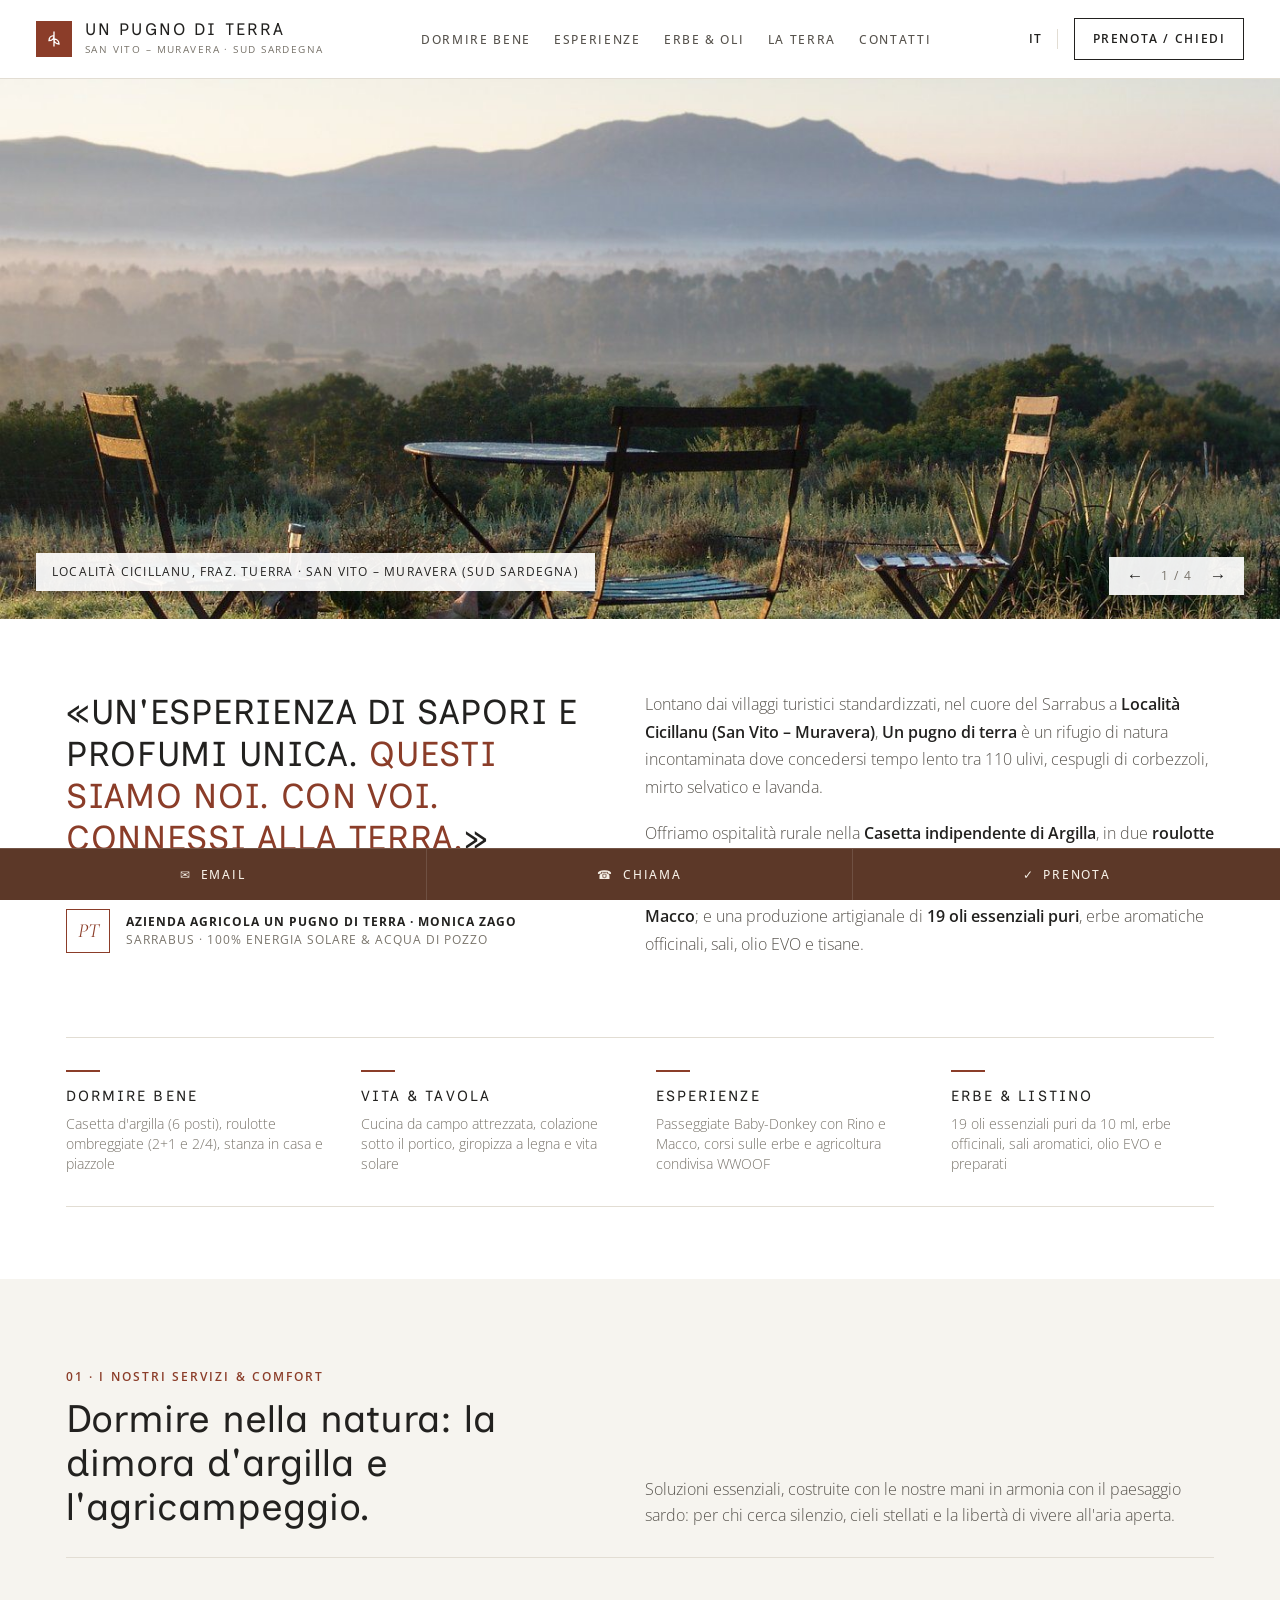
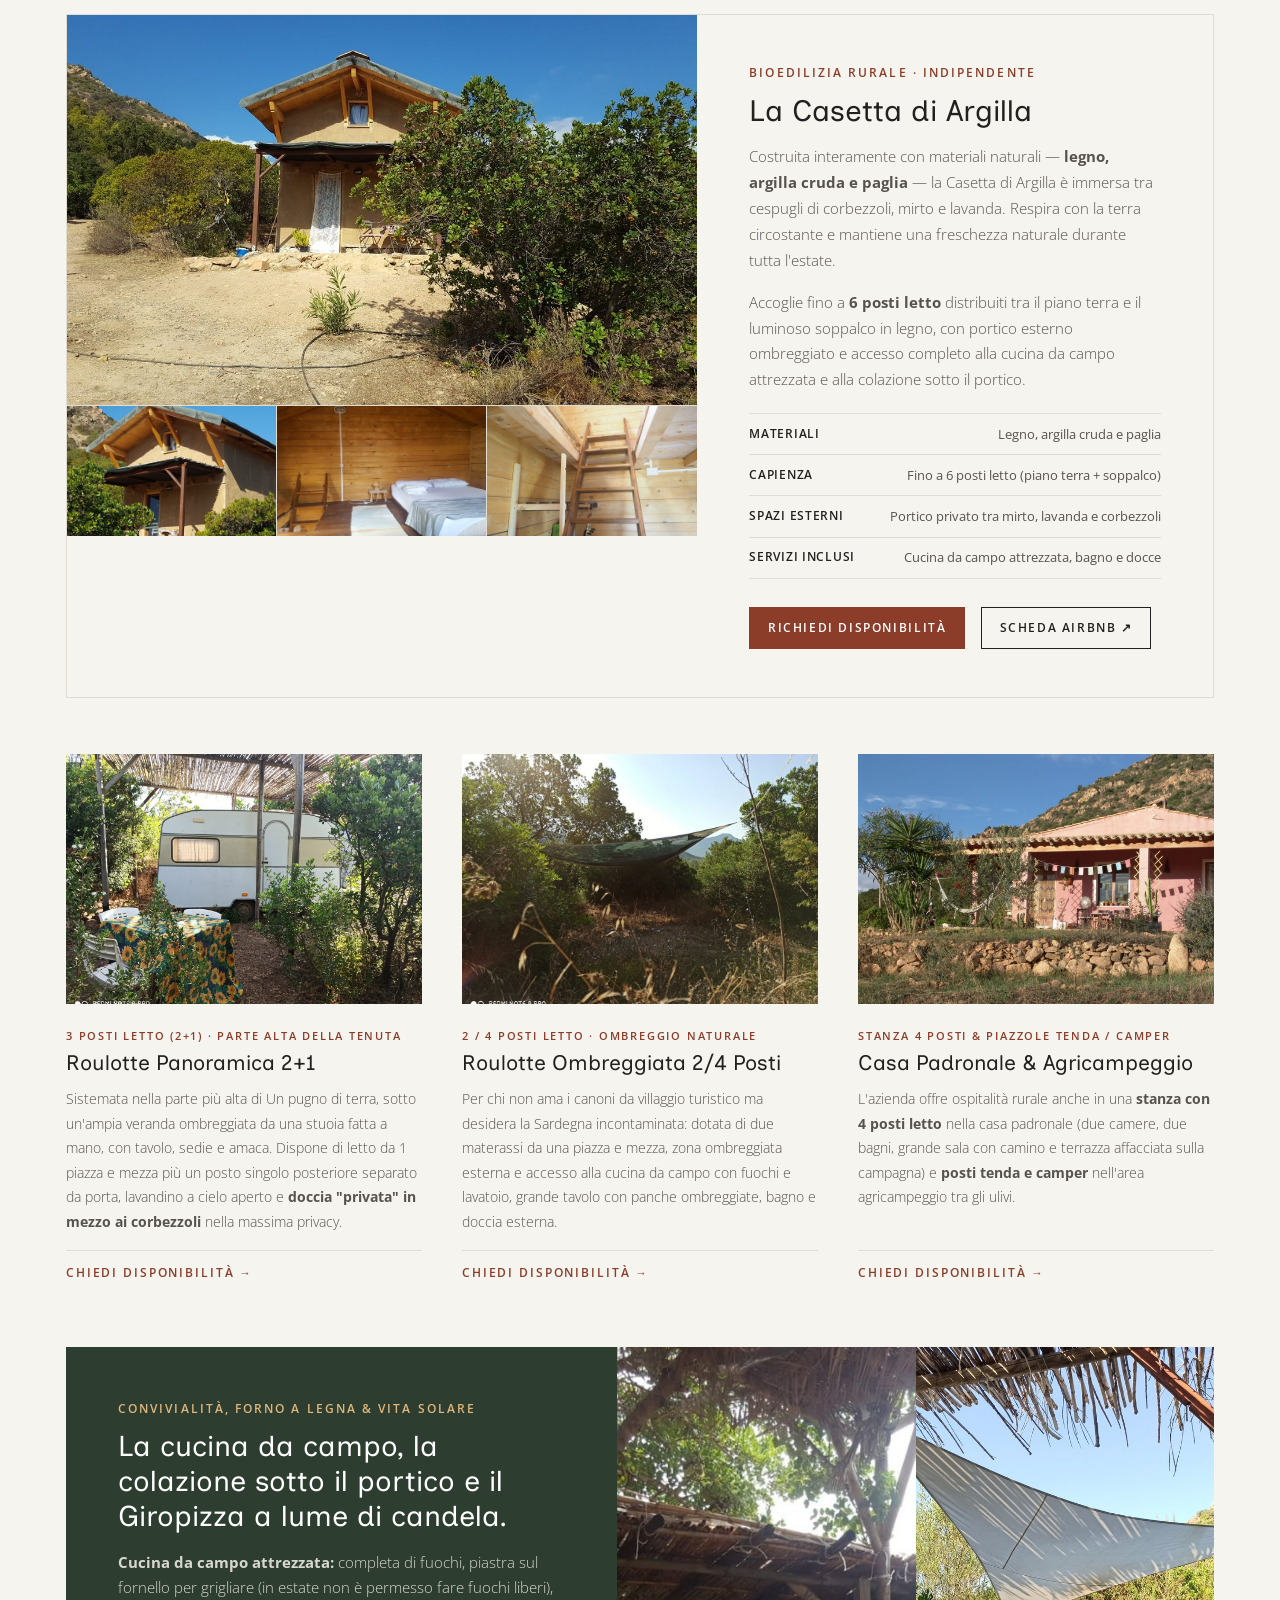
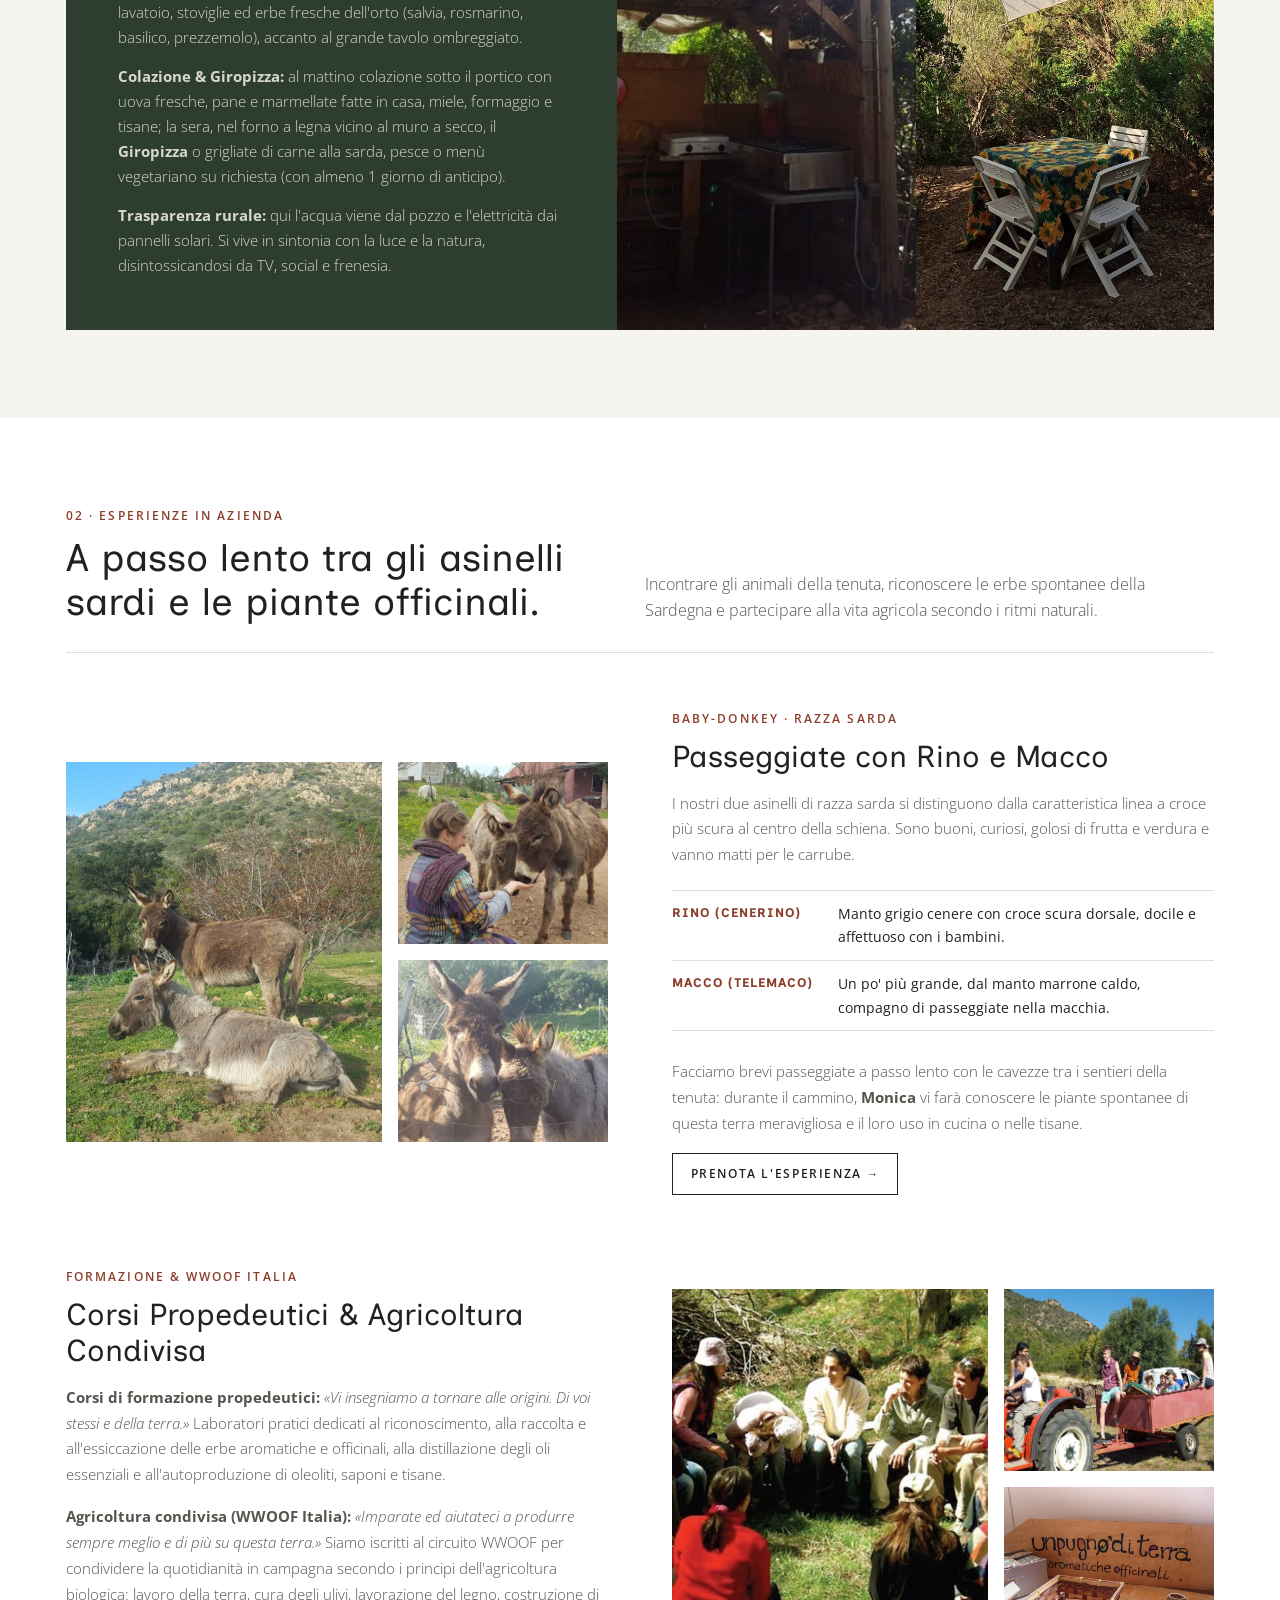
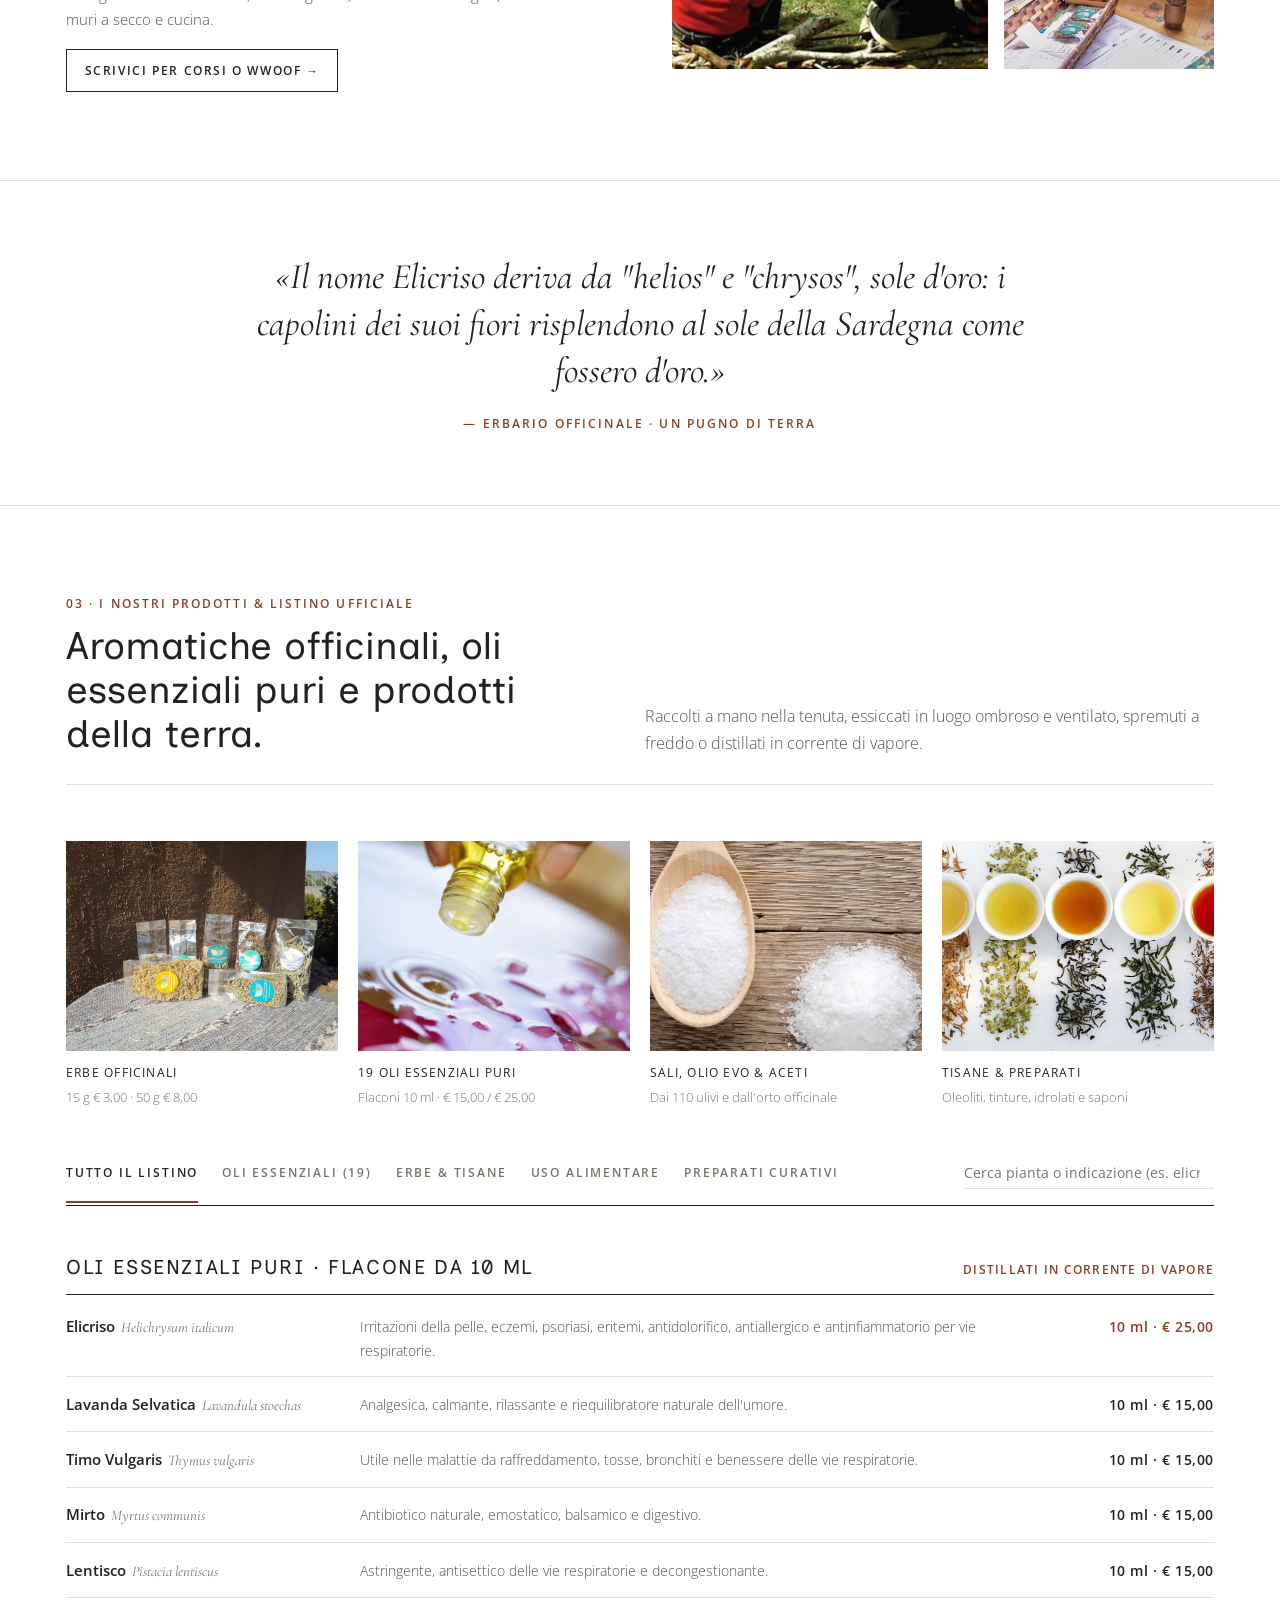
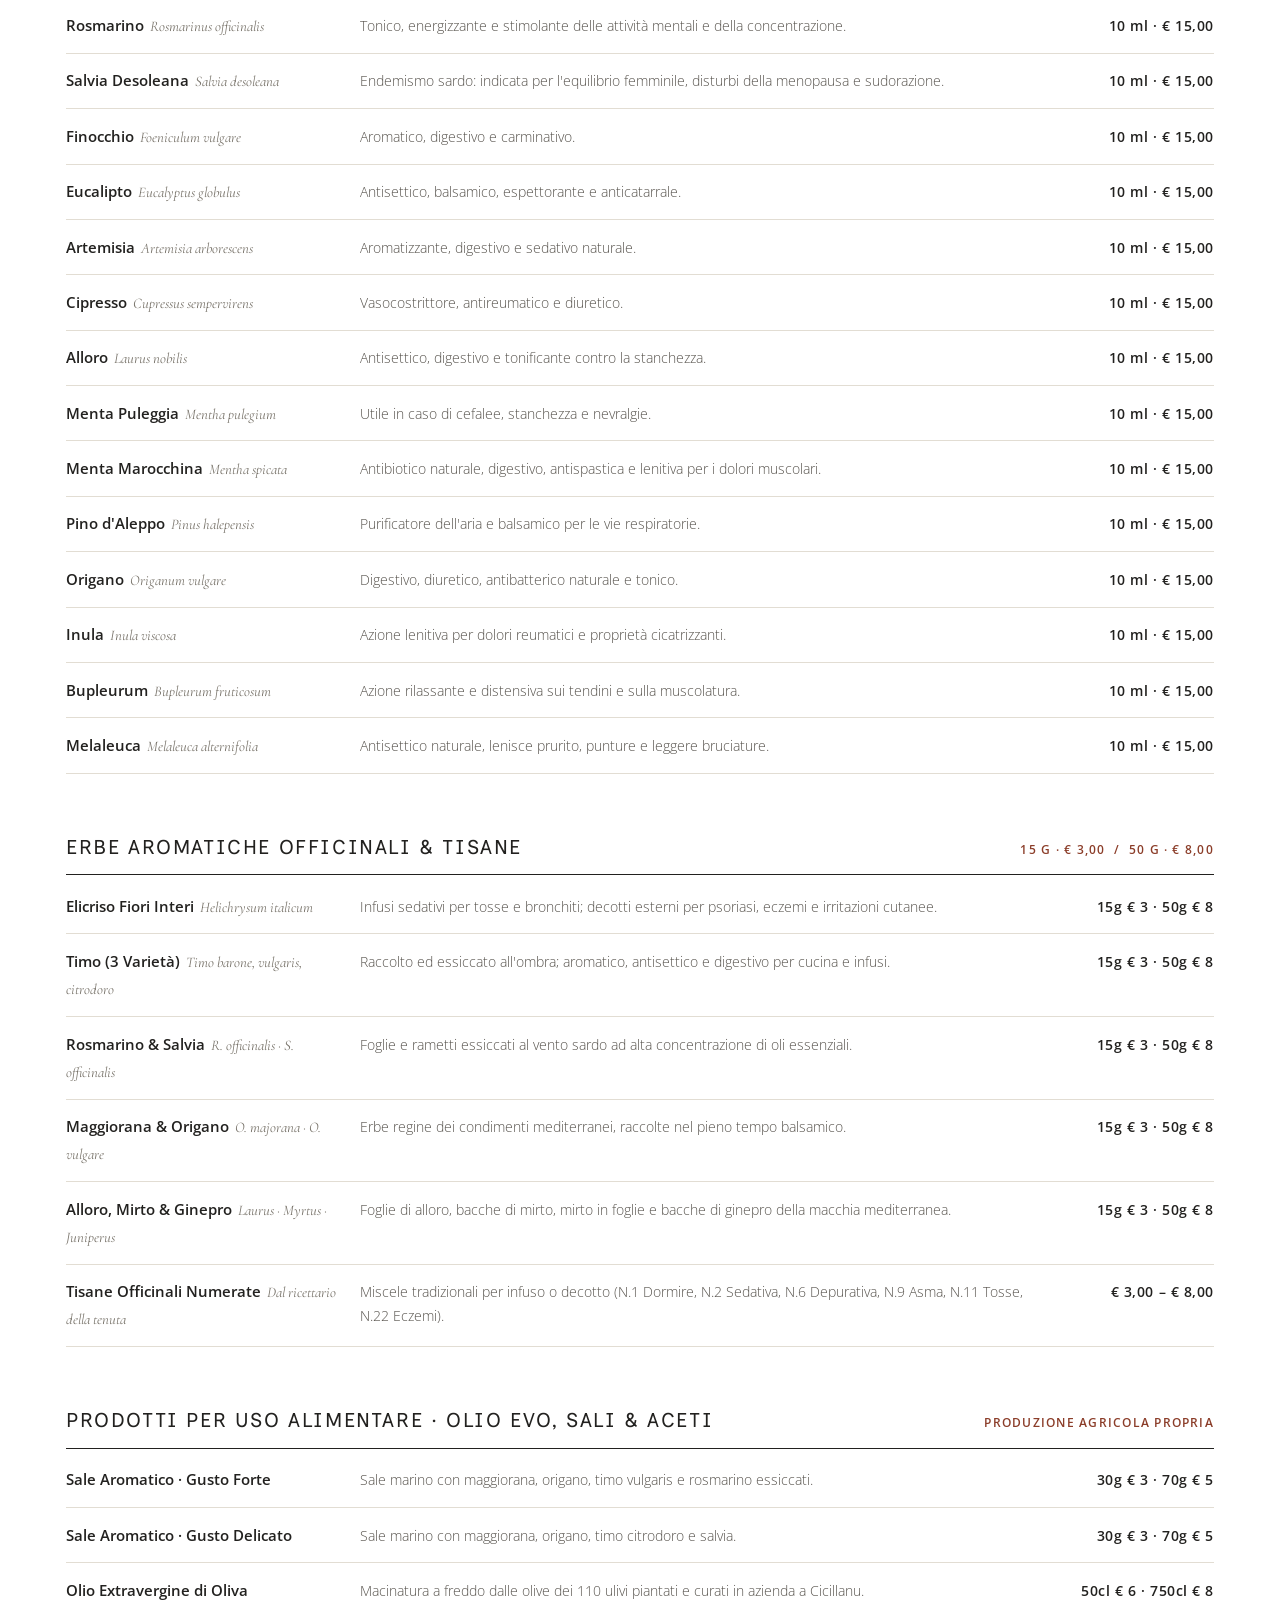
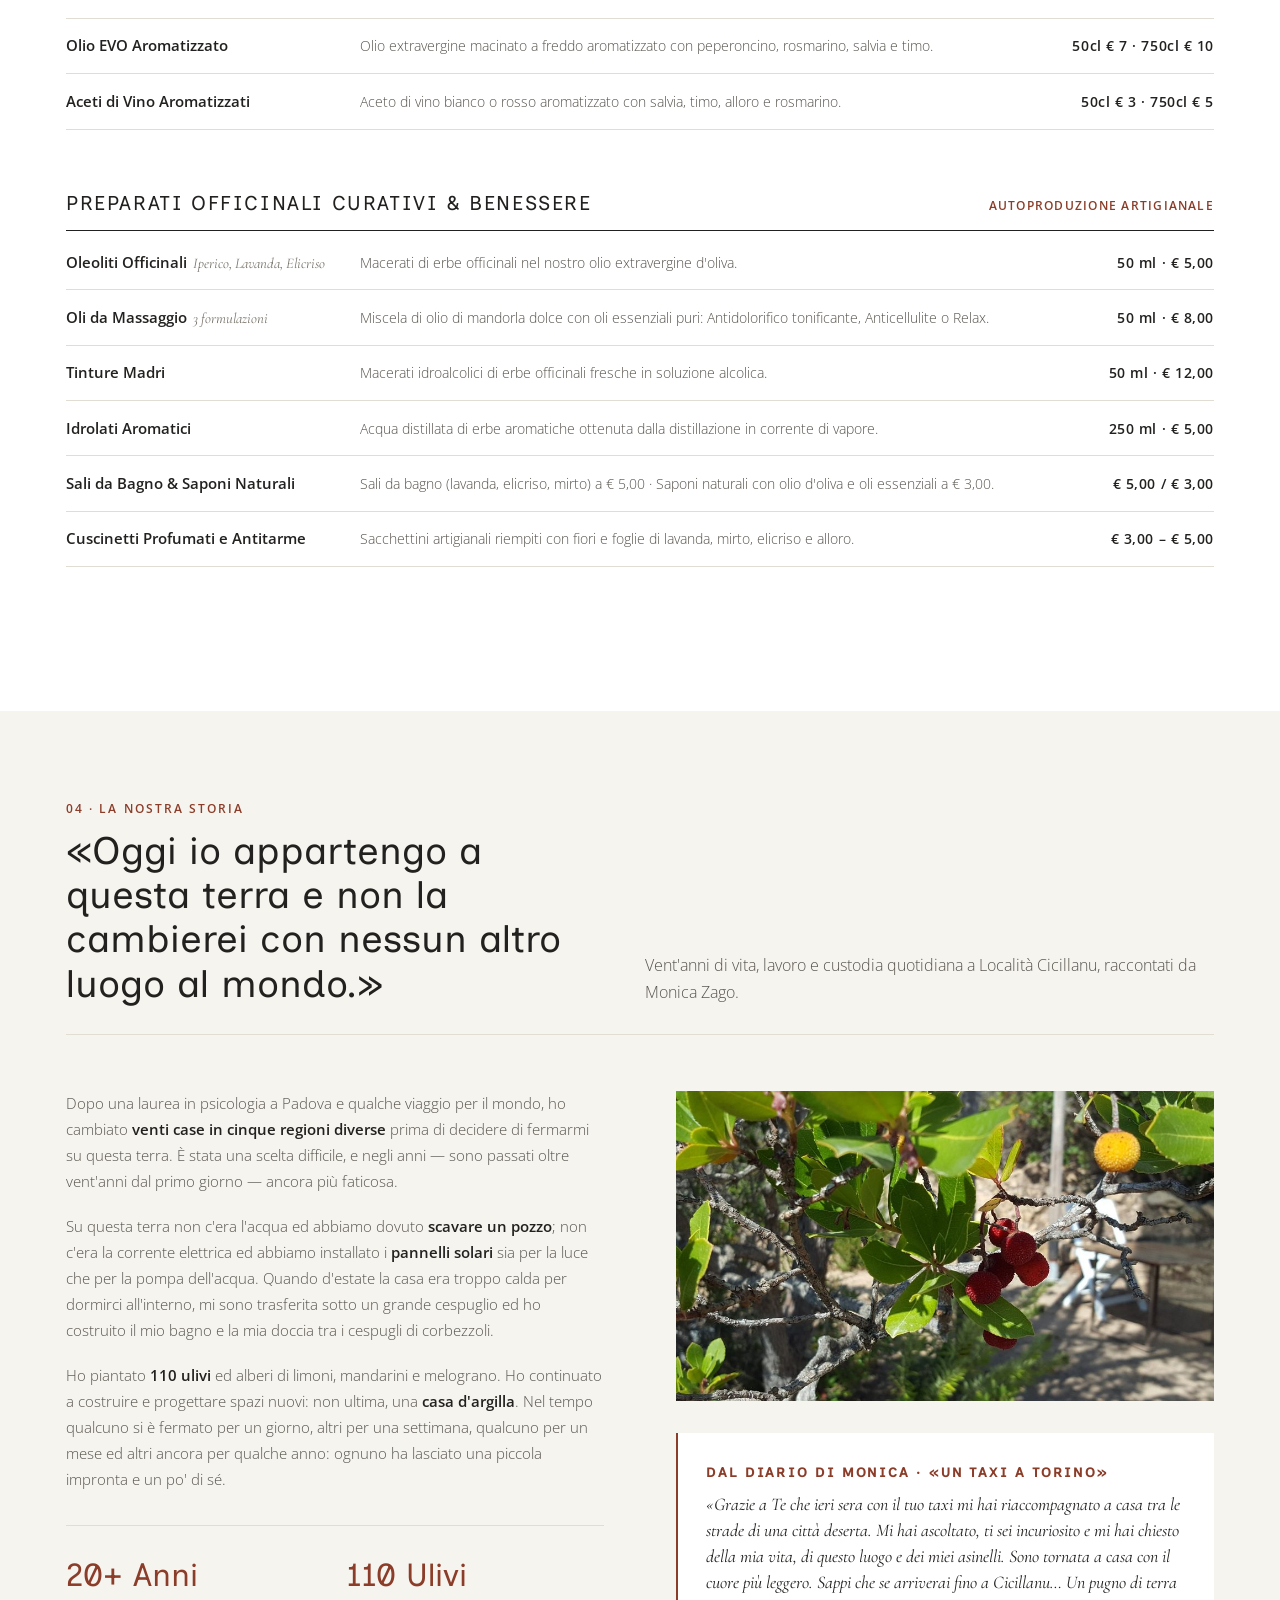
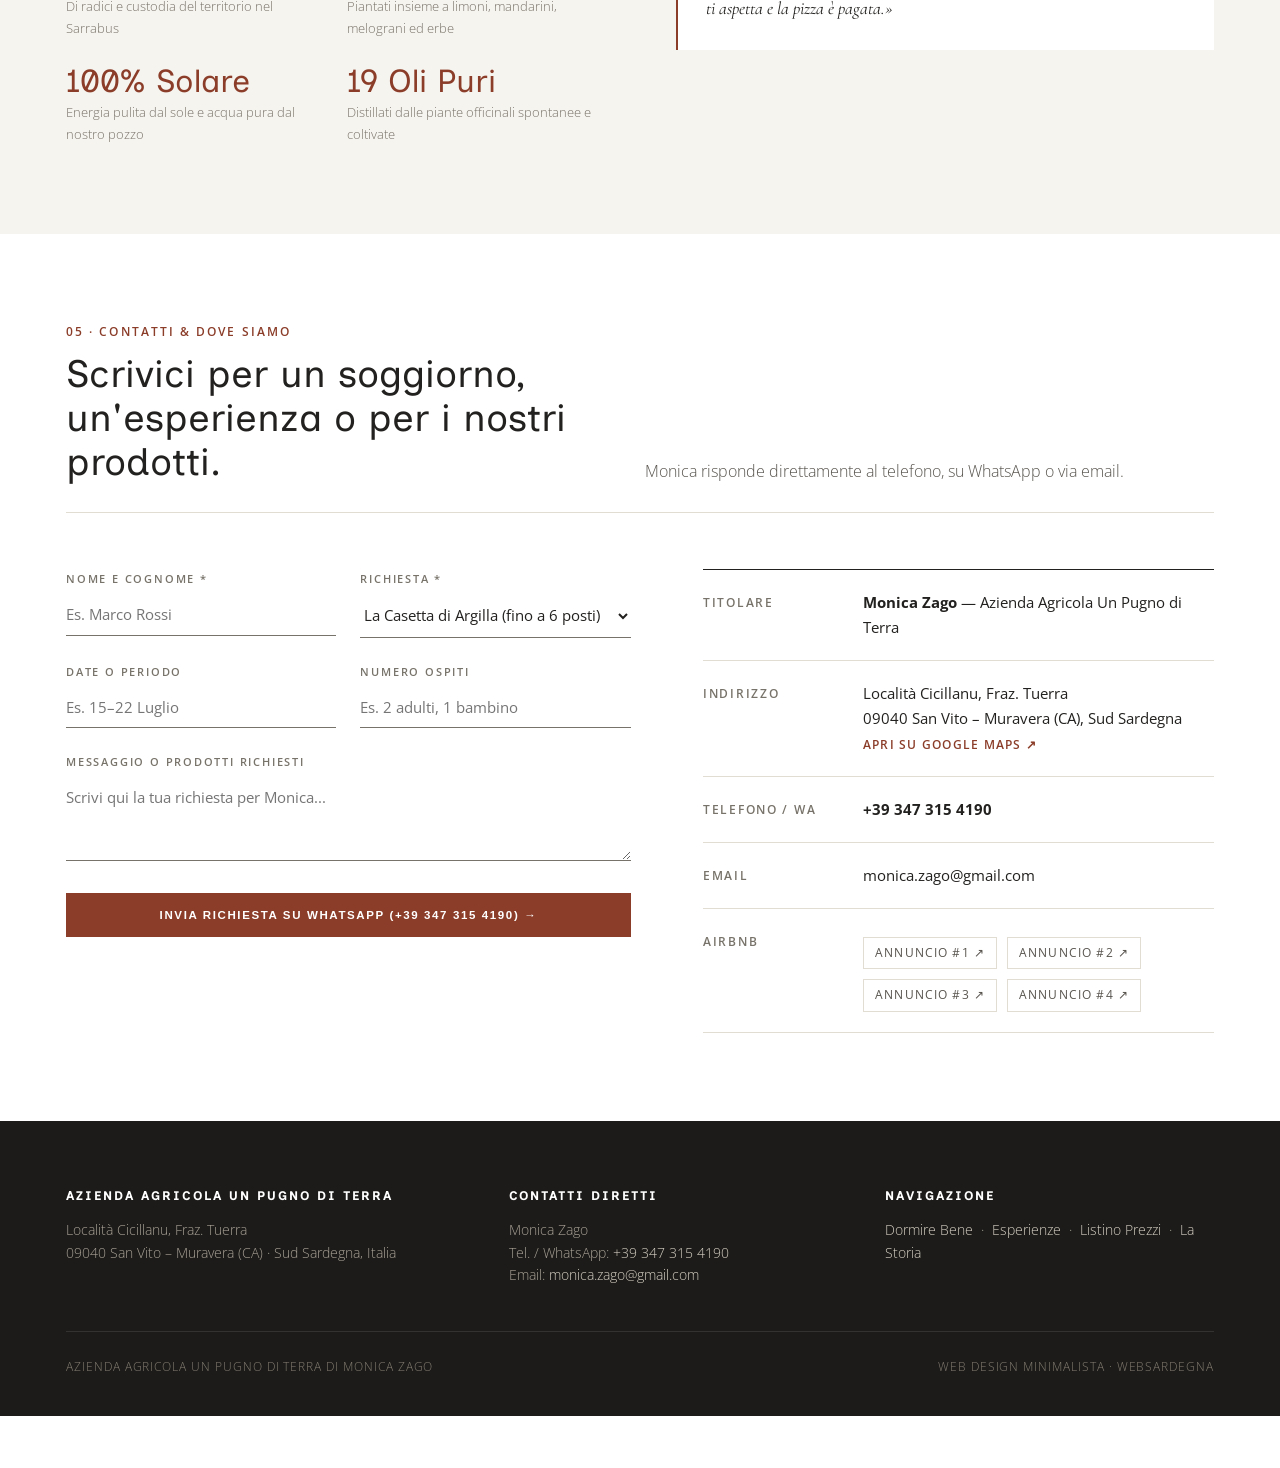
<file: bozze/pugno-di-terra/index.html>
<!DOCTYPE html>
<html lang="it">
<head>
  <meta charset="UTF-8">
  <meta name="viewport" content="width=device-width, initial-scale=1.0">
  <title>Un Pugno di Terra — Azienda Agricola, Ospitalità Rurale &amp; Officinali · San Vito – Muravera</title>
  <meta name="description" content="Azienda Agricola Un Pugno di Terra di Monica Zago a San Vito – Muravera (Sud Sardegna). Casetta di argilla, roulotte ombreggiate nella macchia mediterranea, cucina da campo, passeggiate con gli asinelli sardi Rino e Macco, 19 oli essenziali puri ed erbe aromatiche officinali.">
  <meta name="theme-color" content="#ffffff">
  <link rel="canonical" href="https://websardegna.xyz/bozze/pugno-di-terra">

  <!-- Open Graph -->
  <meta property="og:type" content="website">
  <meta property="og:locale" content="it_IT">
  <meta property="og:site_name" content="Un Pugno di Terra">
  <meta property="og:title" content="Un Pugno di Terra — Ospitalità Rurale &amp; Erbe Officinali · Sud Sardegna">
  <meta property="og:description" content="Un'esperienza di sapori e profumi unica nel Sarrabus (San Vito – Muravera). Casetta d'argilla, roulotte nella natura, asinelli sardi Rino e Macco, 19 oli essenziali puri ed erbe officinali.">
  <meta property="og:url" content="https://websardegna.xyz/bozze/pugno-di-terra">
  <meta property="og:image" content="https://websardegna.xyz/bozze/pugno-di-terra/assets/og-cover.jpg">
  <meta name="twitter:card" content="summary_large_image">

  <!-- Google Fonts: Swiss Minimalist Sans + Editorial Serif (ecomunicare.ch style: Inclusive Sans / Open Sans + Cormorant Garamond) -->
  <link rel="preconnect" href="https://fonts.googleapis.com">
  <link rel="preconnect" href="https://fonts.gstatic.com" crossorigin>
  <link href="https://fonts.googleapis.com/css2?family=Cormorant+Garamond:ital,wght@0,400;0,500;0,600;1,400;1,500&amp;family=Inclusive+Sans:ital@0;1&amp;family=Open+Sans:wght@300;400;500;600&amp;display=swap" rel="stylesheet">

  <!-- Structured Data JSON-LD -->
  <script type="application/ld+json">
  {
    "@context": "https://schema.org",
    "@type": ["LodgingBusiness", "Campground", "LocalBusiness"],
    "@id": "https://websardegna.xyz/bozze/pugno-di-terra#azienda",
    "name": "Azienda Agricola Un Pugno di Terra",
    "description": "Azienda agricola biologica, turismo rurale e agricampeggio nel Sarrabus (San Vito – Muravera, Sud Sardegna). Casetta di argilla, roulotte ombreggiate, cucina da campo, passeggiate con gli asinelli sardi Rino e Macco, 19 oli essenziali puri ed erbe officinali.",
    "url": "https://websardegna.xyz/bozze/pugno-di-terra",
    "telephone": "+393473154190",
    "email": "monica.zago@gmail.com",
    "founder": {
      "@type": "Person",
      "name": "Monica Zago"
    },
    "address": {
      "@type": "PostalAddress",
      "streetAddress": "Località Cicillanu, Fraz. Tuerra",
      "addressLocality": "San Vito - Muravera",
      "addressRegion": "CA",
      "postalCode": "09040",
      "addressCountry": "IT"
    },
    "image": [
      "https://websardegna.xyz/bozze/pugno-di-terra/assets/hero-panorama.jpg",
      "https://websardegna.xyz/bozze/pugno-di-terra/assets/casetta-argilla-esterno.jpg",
      "https://websardegna.xyz/bozze/pugno-di-terra/assets/rino-e-macco-pascolo.jpg"
    ]
  }
  </script>

  <style>
    :root {
      --bg-white: #ffffff;
      --bg-sand: #f6f4ef;
      --bg-stone: #ece8df;
      --ink: #22211f;
      --ink-soft: #57534d;
      --ink-muted: #78736a;
      --terra: #8b3d29;
      --terra-dark: #632818;
      --mirto: #2d3e30;
      --line: #e2ddd3;
      --line-dark: #22211f;
      --font-display: 'Inclusive Sans', 'Open Sans', -apple-system, sans-serif;
      --font-serif: 'Cormorant Garamond', Georgia, serif;
      --font-body: 'Open Sans', -apple-system, BlinkMacSystemFont, sans-serif;
      --max-w: 1220px;
    }

    *, *::before, *::after {
      box-sizing: border-box;
      margin: 0;
      padding: 0;
    }

    html {
      scroll-behavior: smooth;
      background: var(--bg-white);
      color: var(--ink);
      font-family: var(--font-body);
      font-size: 16px;
      line-height: 1.7;
      font-weight: 400;
      -webkit-font-smoothing: antialiased;
    }

    body {
      background: var(--bg-white);
      color: var(--ink);
      overflow-x: hidden;
      padding-bottom: 52px; /* space for fixed bottom action bar */
    }

    img {
      display: block;
      max-width: 100%;
      height: auto;
    }

    a {
      color: inherit;
      text-decoration: none;
    }

    .uk-container {
      width: 100%;
      max-width: var(--max-w);
      margin: 0 auto;
      padding: 0 2.25rem;
    }

    .skip-link {
      position: absolute;
      top: -100px;
      left: 1rem;
      background: var(--ink);
      color: #fff;
      padding: 0.6rem 1rem;
      z-index: 9999;
      font-size: 0.85rem;
    }
    .skip-link:focus {
      top: 1rem;
    }

    /* ==========================================================================
       HEADER (Minimalist Swiss / ecomunicare.ch style: Tschierva & Borgo Pievina)
       ========================================================================== */
    .tm-header {
      position: sticky;
      top: 0;
      z-index: 100;
      background: rgba(255, 255, 255, 0.97);
      border-bottom: 1px solid var(--line);
      transition: background 0.25s ease;
    }
    .tm-header-inner {
      max-width: 1380px;
      margin: 0 auto;
      padding: 0.65rem 2.25rem;
      min-height: 78px;
      display: flex;
      align-items: center;
      justify-content: space-between;
      gap: 1.25rem;
    }
    .tm-logo {
      display: flex;
      align-items: center;
      gap: 0.8rem;
      flex-shrink: 0;
      white-space: nowrap;
    }
    .tm-logo-mark {
      width: 36px;
      height: 36px;
      background: var(--terra);
      color: #fff;
      display: flex;
      align-items: center;
      justify-content: center;
      flex-shrink: 0;
    }
    .tm-logo-mark svg {
      width: 20px;
      height: 20px;
    }
    .tm-logo-text {
      display: flex;
      flex-direction: column;
    }
    .tm-logo-title {
      font-family: var(--font-display);
      font-size: 1.04rem;
      letter-spacing: 0.13em;
      text-transform: uppercase;
      color: var(--ink);
      line-height: 1.15;
      white-space: nowrap;
    }
    .tm-logo-sub {
      font-size: 0.64rem;
      letter-spacing: 0.14em;
      text-transform: uppercase;
      color: var(--ink-muted);
      margin-top: 0.12rem;
      white-space: nowrap;
    }

    .tm-nav {
      display: flex;
      align-items: center;
      gap: 1.45rem;
    }
    .tm-nav a {
      font-size: 0.74rem;
      font-weight: 500;
      letter-spacing: 0.14em;
      text-transform: uppercase;
      color: var(--ink-soft);
      padding: 0.4rem 0;
      position: relative;
      transition: color 0.2s ease;
      white-space: nowrap;
    }
    .tm-nav a::after {
      content: "";
      position: absolute;
      left: 0;
      bottom: 0;
      width: 0;
      height: 1px;
      background: var(--terra);
      transition: width 0.25s ease;
    }
    .tm-nav a:hover {
      color: var(--ink);
    }
    .tm-nav a:hover::after {
      width: 100%;
    }

    .tm-header-right {
      display: flex;
      align-items: center;
      gap: 1rem;
      flex-shrink: 0;
      white-space: nowrap;
    }
    .tm-lang {
      font-size: 0.72rem;
      letter-spacing: 0.12em;
      text-transform: uppercase;
      color: var(--ink-muted);
      border-right: 1px solid var(--line);
      padding-right: 0.9rem;
    }
    .tm-lang strong {
      color: var(--ink);
      font-weight: 600;
    }
    .tm-btn-minimal {
      display: inline-flex;
      align-items: center;
      gap: 0.5rem;
      font-size: 0.72rem;
      font-weight: 600;
      letter-spacing: 0.14em;
      text-transform: uppercase;
      padding: 0.65rem 1.1rem;
      border: 1px solid var(--ink);
      background: transparent;
      color: var(--ink);
      transition: all 0.2s ease;
      cursor: pointer;
      white-space: nowrap;
    }
    .tm-btn-minimal:hover {
      background: var(--ink);
      color: #fff;
    }
    .tm-btn-terra {
      background: var(--terra);
      border-color: var(--terra);
      color: #fff;
    }
    .tm-btn-terra:hover {
      background: var(--terra-dark);
      border-color: var(--terra-dark);
      color: #fff;
    }
    .tm-burger {
      display: none;
      background: none;
      border: none;
      color: var(--ink);
      cursor: pointer;
      padding: 0.4rem;
    }

    /* Mobile Offcanvas Navigation */
    .tm-offcanvas {
      display: none;
      position: fixed;
      inset: 0;
      z-index: 300;
      background: rgba(34, 33, 31, 0.45);
    }
    .tm-offcanvas.open {
      display: block;
    }
    .tm-offcanvas-bar {
      position: absolute;
      top: 0;
      right: 0;
      width: min(340px, 86vw);
      height: 100%;
      background: var(--bg-white);
      padding: 2rem;
      display: flex;
      flex-direction: column;
      justify-content: space-between;
    }
    .tm-offcanvas-close {
      align-self: flex-end;
      background: none;
      border: none;
      font-size: 1.6rem;
      line-height: 1;
      color: var(--ink);
      cursor: pointer;
    }
    .tm-offcanvas-nav {
      list-style: none;
      display: flex;
      flex-direction: column;
      gap: 1.2rem;
      margin: 2rem 0;
    }
    .tm-offcanvas-nav a {
      font-family: var(--font-display);
      font-size: 1.2rem;
      letter-spacing: 0.1em;
      text-transform: uppercase;
      color: var(--ink);
    }

    /* ==========================================================================
       HERO SLIDESHOW + ASYMMETRIC SWISS MANIFESTO (Tschierva Hütte layout)
       ========================================================================== */
    .tm-hero-media {
      position: relative;
      max-width: 1380px;
      margin: 0 auto;
      background: var(--bg-sand);
      overflow: hidden;
    }
    .tm-slides {
      position: relative;
      width: 100%;
      height: clamp(360px, 60vh, 620px);
    }
    .tm-slide {
      position: absolute;
      inset: 0;
      opacity: 0;
      transition: opacity 0.7s ease;
      pointer-events: none;
    }
    .tm-slide.active {
      opacity: 1;
      pointer-events: auto;
    }
    .tm-slide img {
      width: 100%;
      height: 100%;
      object-fit: cover;
    }
    .tm-slide-caption {
      position: absolute;
      left: 2.25rem;
      bottom: 1.75rem;
      background: rgba(255, 255, 255, 0.92);
      padding: 0.55rem 1rem;
      font-size: 0.75rem;
      letter-spacing: 0.1em;
      text-transform: uppercase;
      color: var(--ink);
    }
    .tm-slider-controls {
      position: absolute;
      right: 2.25rem;
      bottom: 1.5rem;
      display: flex;
      align-items: center;
      gap: 0.35rem;
      background: rgba(255, 255, 255, 0.92);
      padding: 0.3rem 0.65rem;
    }
    .tm-slider-btn {
      background: none;
      border: none;
      color: var(--ink);
      font-size: 1.05rem;
      padding: 0.25rem 0.45rem;
      cursor: pointer;
      transition: color 0.2s;
    }
    .tm-slider-btn:hover {
      color: var(--terra);
    }
    .tm-slider-count {
      font-size: 0.72rem;
      letter-spacing: 0.12em;
      color: var(--ink-muted);
      padding: 0 0.3rem;
    }

    /* Tschierva Hütte Asymmetric Manifesto Block */
    .tm-manifesto {
      padding: 4.5rem 0 3.75rem;
      background: var(--bg-white);
    }
    .tm-manifesto-grid {
      display: grid;
      grid-template-columns: 0.95fr 1.05fr;
      gap: 4rem;
      align-items: start;
    }
    .tm-manifesto-quote {
      font-family: var(--font-display);
      font-size: clamp(1.75rem, 2.7vw, 2.45rem);
      font-weight: 400;
      line-height: 1.22;
      text-transform: uppercase;
      letter-spacing: 0.02em;
      color: var(--ink);
      margin-bottom: 1.75rem;
    }
    .tm-manifesto-quote span {
      color: var(--terra);
    }
    .tm-crest-row {
      display: flex;
      align-items: center;
      gap: 1rem;
      padding-top: 1.25rem;
      border-top: 1px solid var(--line);
    }
    .tm-crest-badge {
      width: 44px;
      height: 44px;
      border: 1px solid var(--terra);
      color: var(--terra);
      display: flex;
      align-items: center;
      justify-content: center;
      font-family: var(--font-serif);
      font-style: italic;
      font-size: 1.25rem;
      flex-shrink: 0;
    }
    .tm-crest-meta {
      font-size: 0.78rem;
      letter-spacing: 0.08em;
      text-transform: uppercase;
      color: var(--ink-muted);
      line-height: 1.45;
    }
    .tm-crest-meta strong {
      display: block;
      color: var(--ink);
    }
    .tm-manifesto-copy p {
      font-size: 1.02rem;
      color: var(--ink-soft);
      margin-bottom: 1.15rem;
      font-weight: 300;
    }
    .tm-manifesto-copy p strong {
      font-weight: 600;
      color: var(--ink);
    }

    /* 4-Column Minimalist Index Row (Tschierva Hütte HÜTTE | ÜBERNACHTUNG | ÜBER UNS | INFOS) */
    .tm-index-bar {
      padding: 0 0 4.5rem;
      background: var(--bg-white);
    }
    .tm-index-grid {
      display: grid;
      grid-template-columns: repeat(4, 1fr);
      gap: 2rem;
      border-top: 1px solid var(--line);
      border-bottom: 1px solid var(--line);
      padding: 2rem 0;
    }
    .tm-index-item {
      display: block;
      padding-top: 0.85rem;
      position: relative;
      transition: transform 0.2s ease;
    }
    .tm-index-item::before {
      content: "";
      position: absolute;
      top: 0;
      left: 0;
      width: 34px;
      height: 2px;
      background: var(--terra);
      transition: width 0.25s ease;
    }
    .tm-index-item:hover::before {
      width: 100%;
    }
    .tm-index-item h3 {
      font-family: var(--font-display);
      font-size: 0.92rem;
      font-weight: 400;
      letter-spacing: 0.14em;
      text-transform: uppercase;
      color: var(--ink);
      margin-bottom: 0.35rem;
    }
    .tm-index-item p {
      font-size: 0.85rem;
      color: var(--ink-muted);
      line-height: 1.45;
      font-weight: 300;
    }

    /* ==========================================================================
       SECTIONS & EDITORIAL TYPOGRAPHY
       ========================================================================== */
    .uk-section {
      padding: 5.5rem 0;
    }
    .uk-section-sand {
      background: var(--bg-sand);
    }
    .uk-section-mirto {
      background: var(--mirto);
      color: #f4f1ea;
    }
    .uk-section-terra {
      background: var(--terra);
      color: #fff;
    }

    .tm-sec-head {
      margin-bottom: 3.5rem;
      display: grid;
      grid-template-columns: 0.95fr 1.05fr;
      gap: 4rem;
      align-items: end;
      padding-bottom: 1.75rem;
      border-bottom: 1px solid var(--line);
    }
    .tm-kicker {
      display: block;
      font-size: 0.72rem;
      letter-spacing: 0.18em;
      text-transform: uppercase;
      color: var(--terra);
      margin-bottom: 0.65rem;
      font-weight: 600;
    }
    .tm-sec-title {
      font-family: var(--font-display);
      font-size: clamp(1.85rem, 3vw, 2.65rem);
      font-weight: 400;
      line-height: 1.15;
      color: var(--ink);
    }
    .tm-sec-lead {
      font-size: 0.98rem;
      color: var(--ink-soft);
      font-weight: 300;
    }

    /* ==========================================================================
       01 · OSPITALITÀ (Borgo La Pievina & Chesa Lardelli 50/50 Split + 3-Col Grid)
       ========================================================================== */
    .tm-split-feature {
      display: grid;
      grid-template-columns: 1.1fr 0.9fr;
      gap: 0;
      background: var(--bg-sand);
      margin-bottom: 3.5rem;
      border: 1px solid var(--line);
    }
    .tm-split-photos {
      display: flex;
      flex-direction: column;
    }
    .tm-split-main-img {
      width: 100%;
      height: 390px;
      object-fit: cover;
    }
    .tm-split-sub-imgs {
      display: grid;
      grid-template-columns: repeat(3, 1fr);
      border-top: 1px solid var(--line);
    }
    .tm-split-sub-imgs img {
      width: 100%;
      height: 130px;
      object-fit: cover;
      border-right: 1px solid var(--line);
    }
    .tm-split-sub-imgs img:last-child {
      border-right: none;
    }
    .tm-split-body {
      padding: 3rem 3.25rem;
      display: flex;
      flex-direction: column;
      justify-content: space-between;
    }
    .tm-split-body h3 {
      font-family: var(--font-display);
      font-size: 1.85rem;
      font-weight: 400;
      line-height: 1.2;
      margin-bottom: 1rem;
      color: var(--ink);
    }
    .tm-split-body p {
      font-size: 0.95rem;
      color: var(--ink-soft);
      font-weight: 300;
      margin-bottom: 1rem;
    }
    .tm-minimal-specs {
      list-style: none;
      border-top: 1px solid var(--line);
      margin: 1.25rem 0 1.75rem;
    }
    .tm-minimal-specs li {
      display: flex;
      justify-content: space-between;
      padding: 0.55rem 0;
      border-bottom: 1px solid var(--line);
      font-size: 0.83rem;
      color: var(--ink-soft);
    }
    .tm-minimal-specs li strong {
      font-weight: 600;
      color: var(--ink);
      text-transform: uppercase;
      letter-spacing: 0.06em;
      font-size: 0.74rem;
    }

    /* 3-Column Minimalist Architectural Grid (Hotel Albrici / Borgo La Pievina style) */
    .tm-arch-grid {
      display: grid;
      grid-template-columns: repeat(3, 1fr);
      gap: 2.5rem;
      margin-bottom: 4rem;
    }
    .tm-arch-item {
      display: flex;
      flex-direction: column;
    }
    .tm-arch-img-wrap {
      overflow: hidden;
      margin-bottom: 1.35rem;
      background: var(--bg-sand);
    }
    .tm-arch-img-wrap img {
      width: 100%;
      height: 250px;
      object-fit: cover;
      transition: transform 0.5s ease;
    }
    .tm-arch-item:hover .tm-arch-img-wrap img {
      transform: scale(1.03);
    }
    .tm-arch-meta {
      font-size: 0.7rem;
      letter-spacing: 0.16em;
      text-transform: uppercase;
      color: var(--terra);
      margin-bottom: 0.35rem;
      font-weight: 600;
    }
    .tm-arch-item h3 {
      font-family: var(--font-display);
      font-size: 1.32rem;
      font-weight: 400;
      color: var(--ink);
      margin-bottom: 0.65rem;
      line-height: 1.25;
    }
    .tm-arch-item p {
      font-size: 0.9rem;
      color: var(--ink-soft);
      font-weight: 300;
      margin-bottom: 1rem;
      flex-grow: 1;
    }
    .tm-arch-link {
      display: inline-flex;
      align-items: center;
      gap: 0.4rem;
      font-size: 0.73rem;
      font-weight: 600;
      letter-spacing: 0.16em;
      text-transform: uppercase;
      color: var(--terra);
      padding-top: 0.75rem;
      border-top: 1px solid var(--line);
    }
    .tm-arch-link:hover {
      color: var(--ink);
    }

    /* Solid Color-Block Manifesto (Chesa Lardelli style) */
    .tm-color-block {
      display: grid;
      grid-template-columns: 0.48fr 0.52fr;
      background: var(--mirto);
      color: #f4f1ea;
    }
    .tm-color-block-copy {
      padding: 3.25rem;
      display: flex;
      flex-direction: column;
      justify-content: center;
    }
    .tm-color-block-copy .tm-kicker {
      color: #dfb77c;
    }
    .tm-color-block-copy h3 {
      font-family: var(--font-display);
      font-size: 1.8rem;
      font-weight: 400;
      line-height: 1.22;
      color: #ffffff;
      margin-bottom: 1rem;
    }
    .tm-color-block-copy p {
      font-size: 0.92rem;
      color: rgba(244, 241, 234, 0.86);
      font-weight: 300;
      margin-bottom: 0.85rem;
    }
    .tm-color-block-media {
      display: grid;
      grid-template-columns: 1fr 1fr;
    }
    .tm-color-block-media img {
      width: 100%;
      height: 100%;
      min-height: 320px;
      object-fit: cover;
    }

    /* ==========================================================================
       02 · ESPERIENZE (Borgo La Pievina Checkerboard Layout)
       ========================================================================== */
    .tm-checker-row {
      display: grid;
      grid-template-columns: 1fr 1fr;
      gap: 4rem;
      align-items: center;
      margin-bottom: 4.5rem;
    }
    .tm-checker-row:last-child {
      margin-bottom: 0;
    }
    .tm-checker-mosaic {
      display: grid;
      grid-template-columns: 1.2fr 0.8fr;
      gap: 1rem;
    }
    .tm-checker-mosaic > img {
      width: 100%;
      height: 380px;
      object-fit: cover;
    }
    .tm-checker-stack {
      display: flex;
      flex-direction: column;
      gap: 1rem;
    }
    .tm-checker-stack img {
      width: 100%;
      height: 182px;
      object-fit: cover;
    }
    .tm-checker-copy h3 {
      font-family: var(--font-display);
      font-size: 1.9rem;
      font-weight: 400;
      line-height: 1.18;
      margin-bottom: 1rem;
    }
    .tm-checker-copy p {
      font-size: 0.95rem;
      color: var(--ink-soft);
      font-weight: 300;
      margin-bottom: 1rem;
    }
    .tm-donkey-table {
      border-top: 1px solid var(--line);
      margin: 1.35rem 0 1.75rem;
    }
    .tm-donkey-row {
      display: grid;
      grid-template-columns: 150px 1fr;
      gap: 1rem;
      padding: 0.7rem 0;
      border-bottom: 1px solid var(--line);
      font-size: 0.86rem;
    }
    .tm-donkey-row strong {
      font-family: var(--font-display);
      text-transform: uppercase;
      letter-spacing: 0.08em;
      font-size: 0.78rem;
      color: var(--terra);
    }

    /* ==========================================================================
       03 · PRODOTTI & LISTINO PREZZI (Swiss Minimalist Tabular Catalog)
       ========================================================================== */
    .tm-product-strip {
      display: grid;
      grid-template-columns: repeat(4, 1fr);
      gap: 1.25rem;
      margin-bottom: 3rem;
    }
    .tm-product-fig {
      position: relative;
      background: var(--bg-sand);
    }
    .tm-product-fig img {
      width: 100%;
      height: 210px;
      object-fit: cover;
    }
    .tm-product-fig figcaption {
      padding: 0.75rem 0 0;
      background: var(--bg-white);
      font-size: 0.76rem;
      letter-spacing: 0.1em;
      text-transform: uppercase;
      color: var(--ink);
    }
    .tm-product-fig figcaption span {
      display: block;
      font-size: 0.8rem;
      text-transform: none;
      letter-spacing: 0;
      color: var(--ink-muted);
      font-weight: 300;
      margin-top: 0.15rem;
    }

    .tm-filter-bar {
      display: flex;
      align-items: center;
      justify-content: space-between;
      flex-wrap: wrap;
      gap: 1.5rem;
      border-bottom: 1px solid var(--ink);
      padding-bottom: 1rem;
      margin-bottom: 2.75rem;
    }
    .tm-filter-tabs {
      display: flex;
      flex-wrap: wrap;
      gap: 1.5rem;
    }
    .tm-tab-btn {
      background: none;
      border: none;
      font-family: var(--font-body);
      font-size: 0.76rem;
      font-weight: 600;
      letter-spacing: 0.15em;
      text-transform: uppercase;
      color: var(--ink-muted);
      cursor: pointer;
      padding: 0.35rem 0;
      position: relative;
      transition: color 0.2s;
    }
    .tm-tab-btn:hover,
    .tm-tab-btn.active {
      color: var(--ink);
    }
    .tm-tab-btn.active::after {
      content: "";
      position: absolute;
      left: 0;
      bottom: -1rem;
      width: 100%;
      height: 2px;
      background: var(--terra);
    }
    .tm-search-minimal {
      min-width: 250px;
    }
    .tm-search-minimal input {
      width: 100%;
      border: none;
      border-bottom: 1px solid var(--line);
      padding: 0.4rem 0;
      font-family: var(--font-body);
      font-size: 0.85rem;
      color: var(--ink);
      background: transparent;
    }
    .tm-search-minimal input:focus {
      outline: none;
      border-bottom-color: var(--terra);
    }

    .tm-cat-block {
      margin-bottom: 3.5rem;
    }
    .tm-cat-head {
      display: flex;
      align-items: baseline;
      justify-content: space-between;
      flex-wrap: wrap;
      gap: 1rem;
      padding-bottom: 0.65rem;
      border-bottom: 1px solid var(--ink);
      margin-bottom: 0.25rem;
    }
    .tm-cat-head h3 {
      font-family: var(--font-display);
      font-size: 1.25rem;
      font-weight: 400;
      letter-spacing: 0.08em;
      text-transform: uppercase;
      color: var(--ink);
    }
    .tm-cat-head span {
      font-size: 0.78rem;
      letter-spacing: 0.1em;
      text-transform: uppercase;
      color: var(--terra);
      font-weight: 600;
    }

    .tm-list-table {
      display: flex;
      flex-direction: column;
    }
    .tm-list-row {
      display: grid;
      grid-template-columns: 270px 1fr 150px;
      gap: 1.5rem;
      align-items: baseline;
      padding: 0.85rem 0;
      border-bottom: 1px solid var(--line);
      transition: background 0.15s;
    }
    .tm-list-row:hover {
      background: rgba(246, 244, 239, 0.7);
    }
    .tm-item-title {
      font-weight: 600;
      font-size: 0.94rem;
      color: var(--ink);
    }
    .tm-item-latin {
      font-family: var(--font-serif);
      font-style: italic;
      font-size: 0.92rem;
      color: var(--ink-muted);
      margin-left: 0.35rem;
      font-weight: 400;
    }
    .tm-item-desc {
      font-size: 0.87rem;
      color: var(--ink-soft);
      font-weight: 300;
    }
    .tm-item-price {
      text-align: right;
      font-size: 0.86rem;
      font-weight: 600;
      letter-spacing: 0.04em;
      color: var(--ink);
      white-space: nowrap;
    }
    .tm-item-price.highlight {
      color: var(--terra);
    }

    /* ==========================================================================
       04 · LA STORIA DI MONICA & QUOTE BANNER (Tschierva / Borgo Pievina style)
       ========================================================================== */
    .tm-quote-banner {
      padding: 4.5rem 0;
      text-align: center;
      border-top: 1px solid var(--line);
      border-bottom: 1px solid var(--line);
      background: var(--bg-white);
    }
    .tm-quote-banner blockquote {
      max-width: 820px;
      margin: 0 auto;
      font-family: var(--font-serif);
      font-style: italic;
      font-size: clamp(1.65rem, 2.8vw, 2.35rem);
      line-height: 1.32;
      color: var(--ink);
    }
    .tm-quote-banner cite {
      display: block;
      font-style: normal;
      font-family: var(--font-body);
      font-size: 0.74rem;
      letter-spacing: 0.18em;
      text-transform: uppercase;
      color: var(--terra);
      margin-top: 1.15rem;
      font-weight: 600;
    }

    .tm-story-layout {
      display: grid;
      grid-template-columns: 1fr 1fr;
      gap: 4.5rem;
      align-items: start;
    }
    .tm-story-text p {
      font-size: 0.96rem;
      color: var(--ink-soft);
      font-weight: 300;
      margin-bottom: 1.15rem;
    }
    .tm-story-text p strong {
      font-weight: 600;
      color: var(--ink);
    }
    .tm-story-figures {
      display: grid;
      grid-template-columns: repeat(2, 1fr);
      gap: 1.5rem;
      margin-top: 2rem;
      padding-top: 2rem;
      border-top: 1px solid var(--line);
    }
    .tm-stat-num {
      font-family: var(--font-display);
      font-size: 2rem;
      line-height: 1.1;
      color: var(--terra);
    }
    .tm-stat-label {
      font-size: 0.8rem;
      color: var(--ink-muted);
      margin-top: 0.2rem;
      font-weight: 300;
    }
    .tm-taxi-note {
      margin-top: 2rem;
      padding: 1.75rem;
      background: var(--bg-white);
      border-left: 2px solid var(--terra);
    }
    .tm-taxi-note h4 {
      font-family: var(--font-display);
      font-size: 0.85rem;
      letter-spacing: 0.14em;
      text-transform: uppercase;
      color: var(--terra);
      margin-bottom: 0.5rem;
    }
    .tm-taxi-note p {
      font-family: var(--font-serif);
      font-style: italic;
      font-size: 1.12rem;
      line-height: 1.45;
      color: var(--ink);
      margin: 0;
    }

    /* ==========================================================================
       05 · CONTATTI & RICHIESTA DISPONIBILITÀ
       ========================================================================== */
    .tm-contact-layout {
      display: grid;
      grid-template-columns: 1.05fr 0.95fr;
      gap: 4.5rem;
      align-items: start;
    }
    .tm-minimal-form {
      display: grid;
      grid-template-columns: 1fr 1fr;
      gap: 1.5rem;
    }
    .tm-field {
      display: flex;
      flex-direction: column;
      gap: 0.35rem;
    }
    .tm-field.full {
      grid-column: 1 / -1;
    }
    .tm-field label {
      font-size: 0.7rem;
      font-weight: 600;
      letter-spacing: 0.16em;
      text-transform: uppercase;
      color: var(--ink-muted);
    }
    .tm-field input,
    .tm-field select,
    .tm-field textarea {
      width: 100%;
      border: none;
      border-bottom: 1px solid var(--ink-muted);
      padding: 0.65rem 0;
      font-family: var(--font-body);
      font-size: 0.92rem;
      color: var(--ink);
      background: transparent;
      border-radius: 0;
    }
    .tm-field textarea {
      min-height: 84px;
      resize: vertical;
    }
    .tm-field input:focus,
    .tm-field select:focus,
    .tm-field textarea:focus {
      outline: none;
      border-bottom-color: var(--terra);
    }

    .tm-contact-details {
      border-top: 1px solid var(--ink);
    }
    .tm-contact-row {
      display: grid;
      grid-template-columns: 140px 1fr;
      gap: 1.25rem;
      padding: 1.25rem 0;
      border-bottom: 1px solid var(--line);
      font-size: 0.92rem;
    }
    .tm-contact-row dt {
      font-size: 0.72rem;
      font-weight: 600;
      letter-spacing: 0.15em;
      text-transform: uppercase;
      color: var(--ink-muted);
      padding-top: 0.15rem;
    }
    .tm-contact-row dd {
      color: var(--ink);
      font-weight: 400;
    }
    .tm-contact-row dd a:hover {
      color: var(--terra);
      text-decoration: underline;
    }
    .tm-airbnb-minimal {
      display: flex;
      flex-wrap: wrap;
      gap: 0.6rem;
      margin-top: 0.45rem;
    }
    .tm-airbnb-minimal a {
      font-size: 0.72rem;
      letter-spacing: 0.1em;
      text-transform: uppercase;
      padding: 0.35rem 0.7rem;
      border: 1px solid var(--line);
      color: var(--ink-soft);
      transition: all 0.2s;
    }
    .tm-airbnb-minimal a:hover {
      border-color: var(--ink);
      color: var(--ink);
    }

    /* ==========================================================================
       FOOTER & BORGO LA PIEVINA BOTTOM ACTION BAR
       ========================================================================== */
    .tm-footer {
      background: #1c1b19;
      color: #d6d0c4;
      padding: 4rem 0 2.5rem;
      font-size: 0.85rem;
      font-weight: 300;
    }
    .tm-footer-grid {
      display: grid;
      grid-template-columns: 1.2fr 1fr 1fr;
      gap: 3rem;
      padding-bottom: 2.75rem;
      border-bottom: 1px solid rgba(255, 255, 255, 0.1);
    }
    .tm-footer h4 {
      font-family: var(--font-display);
      font-size: 0.78rem;
      letter-spacing: 0.16em;
      text-transform: uppercase;
      color: #ffffff;
      margin-bottom: 0.85rem;
    }
    .tm-footer p {
      color: #a8a196;
      line-height: 1.65;
    }
    .tm-footer a {
      color: #d6d0c4;
    }
    .tm-footer a:hover {
      color: #fff;
      text-decoration: underline;
    }
    .tm-footer-bottom {
      padding-top: 1.5rem;
      display: flex;
      justify-content: space-between;
      align-items: center;
      flex-wrap: wrap;
      gap: 1rem;
      font-size: 0.74rem;
      letter-spacing: 0.08em;
      text-transform: uppercase;
      color: #857e73;
    }

    /* Borgo La Pievina signature bottom 3-action bar */
    .tm-bottom-bar {
      position: fixed;
      left: 0;
      right: 0;
      bottom: 0;
      z-index: 200;
      height: 52px;
      background: #5c3828;
      color: #f5efe6;
      display: grid;
      grid-template-columns: repeat(3, 1fr);
      border-top: 1px solid rgba(255, 255, 255, 0.14);
    }
    .tm-bottom-bar a {
      display: flex;
      align-items: center;
      justify-content: center;
      gap: 0.55rem;
      font-size: 0.74rem;
      font-weight: 500;
      letter-spacing: 0.15em;
      text-transform: uppercase;
      color: #f5efe6;
      border-right: 1px solid rgba(255, 255, 255, 0.12);
      transition: background 0.2s;
    }
    .tm-bottom-bar a:last-child {
      border-right: none;
    }
    .tm-bottom-bar a:hover {
      background: #472a1d;
    }

    /* ==========================================================================
       RESPONSIVE BREAKPOINTS
       ========================================================================== */
    @media (max-width: 960px) {
      .tm-nav,
      .tm-lang {
        display: none;
      }
      .tm-burger {
        display: inline-flex;
      }
      .tm-manifesto-grid,
      .tm-sec-head,
      .tm-split-feature,
      .tm-color-block,
      .tm-checker-row,
      .tm-story-layout,
      .tm-contact-layout {
        grid-template-columns: 1fr;
        gap: 2.25rem;
      }
      .tm-index-grid,
      .tm-product-strip {
        grid-template-columns: repeat(2, 1fr);
      }
      .tm-arch-grid {
        grid-template-columns: repeat(2, 1fr);
      }
      .tm-list-row {
        grid-template-columns: 1fr auto;
        gap: 0.4rem 1rem;
      }
      .tm-item-desc {
        grid-column: 1 / -1;
        order: 3;
      }
    }

    @media (max-width: 640px) {
      .uk-container,
      .tm-header-inner {
        padding: 0 1.25rem;
      }
      .tm-header-inner {
        height: 70px;
      }
      .tm-header-right .tm-btn-minimal {
        display: none;
      }
      .uk-section {
        padding: 3.75rem 0;
      }
      .tm-slides {
        height: 310px;
      }
      .tm-slide-caption {
        left: 1rem;
        bottom: 3.5rem;
        font-size: 0.68rem;
      }
      .tm-slider-controls {
        right: 1rem;
        bottom: 0.75rem;
      }
      .tm-index-grid,
      .tm-arch-grid,
      .tm-product-strip,
      .tm-minimal-form,
      .tm-footer-grid,
      .tm-color-block-media {
        grid-template-columns: 1fr;
      }
      .tm-split-body,
      .tm-color-block-copy {
        padding: 2rem 1.5rem;
      }
      .tm-checker-mosaic {
        grid-template-columns: 1fr;
      }
      .tm-checker-mosaic > img {
        height: 250px;
      }
      .tm-checker-stack {
        flex-direction: row;
      }
      .tm-checker-stack img {
        width: 50%;
        height: 140px;
      }
      .tm-contact-row {
        grid-template-columns: 1fr;
        gap: 0.25rem;
      }
    }
  </style>
</head>
<body>

  <a href="#tm-main" class="skip-link">Vai al contenuto principale</a>

  <!-- MINIMALIST SWISS HEADER (ecomunicare.ch style) -->
  <header class="tm-header">
    <div class="tm-header-inner">
      <a href="#" class="tm-logo" aria-label="Un Pugno di Terra — Home">
        <span class="tm-logo-mark" aria-hidden="true">
          <svg viewBox="0 0 24 24" fill="none" stroke="currentColor" stroke-width="1.6">
            <path d="M12 3v18M12 8c-3.5 0-6 2.5-6 6 3.5 0 6-2.5 6-6zM12 12c3.5 0 6 2.5 6 6-3.5 0-6-2.5-6-6z"/>
          </svg>
        </span>
        <span class="tm-logo-text">
          <span class="tm-logo-title">Un pugno di terra</span>
          <span class="tm-logo-sub">San Vito – Muravera · Sud Sardegna</span>
        </span>
      </a>

      <nav class="tm-nav" aria-label="Navigazione principale">
        <a href="#ospitalita">Dormire Bene</a>
        <a href="#esperienze">Esperienze</a>
        <a href="#prodotti">Erbe &amp; Oli</a>
        <a href="#storia">La Terra</a>
        <a href="#contatti">Contatti</a>
      </nav>

      <div class="tm-header-right">
        <span class="tm-lang"><strong>IT</strong></span>
        <a href="#contatti" class="tm-btn-minimal">Prenota / Chiedi</a>
        <button type="button" class="tm-burger" id="openMenuBtn" aria-label="Apri menu">
          <svg width="26" height="26" viewBox="0 0 24 24" fill="none" stroke="currentColor" stroke-width="1.8">
            <line x1="3" y1="7" x2="21" y2="7"></line>
            <line x1="3" y1="12" x2="21" y2="12"></line>
            <line x1="3" y1="17" x2="21" y2="17"></line>
          </svg>
        </button>
      </div>
    </div>
  </header>

  <!-- MOBILE OFFCANVAS MENU -->
  <div class="tm-offcanvas" id="offcanvasMenu" aria-hidden="true">
    <div class="tm-offcanvas-bar">
      <button type="button" class="tm-offcanvas-close" id="closeMenuBtn" aria-label="Chiudi menu">&times;</button>
      <ul class="tm-offcanvas-nav">
        <li><a href="#ospitalita" class="offcanvas-link">Dormire Bene</a></li>
        <li><a href="#esperienze" class="offcanvas-link">Esperienze</a></li>
        <li><a href="#prodotti" class="offcanvas-link">Erbe &amp; Oli Essenziali</a></li>
        <li><a href="#storia" class="offcanvas-link">La Nostra Terra</a></li>
        <li><a href="#contatti" class="offcanvas-link">Contatti &amp; Dove Siamo</a></li>
      </ul>
      <div style="font-size:0.78rem; color:var(--ink-muted); border-top:1px solid var(--line); padding-top:1rem;">
        <strong style="display:block; color:var(--ink);">Azienda Agricola Un Pugno di Terra</strong>
        Località Cicillanu, Fraz. Tuerra<br>
        09040 San Vito – Muravera (CA)<br>
        Tel. <a href="tel:+393473154190">+39 347 315 4190</a>
      </div>
    </div>
  </div>

  <main id="tm-main">

    <!-- FULL-WIDTH MINIMALIST HERO SLIDESHOW (Tschierva Hütte style) -->
    <section class="tm-hero-media" aria-label="Immagini della tenuta Un Pugno di Terra">
      <div class="tm-slides" id="heroSlides">
        <div class="tm-slide active">
          <img src="/bozze/pugno-di-terra/assets/hero-panorama.jpg" alt="Panorama mattutino dalla tenuta Un Pugno di Terra sul Sarrabus" width="1400" height="1038" fetchpriority="high">
          <div class="tm-slide-caption">Località Cicillanu, Fraz. Tuerra · San Vito – Muravera (Sud Sardegna)</div>
        </div>
        <div class="tm-slide">
          <img src="/bozze/pugno-di-terra/assets/casetta-argilla-esterno.jpg" alt="La Casetta di Argilla immersa tra corbezzoli, mirto e lavanda" width="1200" height="674">
          <div class="tm-slide-caption">La Casetta di Argilla · Costruita in legno, argilla e paglia (6 posti letto)</div>
        </div>
        <div class="tm-slide">
          <img src="/bozze/pugno-di-terra/assets/rino-e-macco-pascolo.jpg" alt="Gli asinelli sardi Rino e Macco nella macchia mediterranea" width="1000" height="1000">
          <div class="tm-slide-caption">A passo lento · Gli asinelli di razza sarda Rino (Cenerino) e Macco (Telemaco)</div>
        </div>
        <div class="tm-slide">
          <img src="/bozze/pugno-di-terra/assets/casa-padronale.jpg" alt="La casa padronale con portico, amaca e muro a secco" width="1200" height="900">
          <div class="tm-slide-caption">Ospitalità rurale · Casa padronale, portico e forno a legna per il Giropizza</div>
        </div>
      </div>

      <div class="tm-slider-controls">
        <button type="button" class="tm-slider-btn" id="prevSlide" aria-label="Immagine precedente">&#8592;</button>
        <span class="tm-slider-count" id="slideCount">1 / 4</span>
        <button type="button" class="tm-slider-btn" id="nextSlide" aria-label="Immagine successiva">&#8594;</button>
      </div>
    </section>

    <!-- ASYMMETRIC SWISS MANIFESTO BLOCK (Tschierva Hütte layout) -->
    <section class="tm-manifesto">
      <div class="uk-container">
        <div class="tm-manifesto-grid">
          <div>
            <h1 class="tm-manifesto-quote">
              «Un'esperienza di sapori e profumi unica. <span>Questi siamo noi. Con Voi. Connessi alla Terra.</span>»
            </h1>
            <div class="tm-crest-row">
              <div class="tm-crest-badge" aria-hidden="true">PT</div>
              <div class="tm-crest-meta">
                <strong>Azienda Agricola Un Pugno di Terra · Monica Zago</strong>
                Sarrabus · 100% Energia Solare &amp; Acqua di Pozzo
              </div>
            </div>
          </div>

          <div class="tm-manifesto-copy">
            <p>
              Lontano dai villaggi turistici standardizzati, nel cuore del Sarrabus a <strong>Località Cicillanu (San Vito – Muravera)</strong>, <strong>Un pugno di terra</strong> è un rifugio di natura incontaminata dove concedersi tempo lento tra 110 ulivi, cespugli di corbezzoli, mirto selvatico e lavanda.
            </p>
            <p>
              Offriamo ospitalità rurale nella <strong>Casetta indipendente di Argilla</strong>, in due <strong>roulotte ombreggiate</strong> nella macchia mediterranea, in casa padronale o in agricampeggio; passeggiate a passo lento con i nostri asinelli sardi <strong>Rino e Macco</strong>; e una produzione artigianale di <strong>19 oli essenziali puri</strong>, erbe aromatiche officinali, sali, olio EVO e tisane.
            </p>
          </div>
        </div>
      </div>
    </section>

    <!-- 4-COLUMN MINIMALIST INDEX BAR (Tschierva Hütte 4-pillar navigation) -->
    <section class="tm-index-bar" aria-label="Sezioni principali">
      <div class="uk-container">
        <div class="tm-index-grid">
          <a href="#ospitalita" class="tm-index-item">
            <h3>Dormire Bene</h3>
            <p>Casetta d'argilla (6 posti), roulotte ombreggiate (2+1 e 2/4), stanza in casa e piazzole</p>
          </a>
          <a href="#comfort-rurale" class="tm-index-item">
            <h3>Vita &amp; Tavola</h3>
            <p>Cucina da campo attrezzata, colazione sotto il portico, giropizza a legna e vita solare</p>
          </a>
          <a href="#esperienze" class="tm-index-item">
            <h3>Esperienze</h3>
            <p>Passeggiate Baby-Donkey con Rino e Macco, corsi sulle erbe e agricoltura condivisa WWOOF</p>
          </a>
          <a href="#prodotti" class="tm-index-item">
            <h3>Erbe &amp; Listino</h3>
            <p>19 oli essenziali puri da 10 ml, erbe officinali, sali aromatici, olio EVO e preparati</p>
          </a>
        </div>
      </div>
    </section>

    <!-- SECTION 01 · DORMIRE BENE (I Nostri Servizi & Comfort) -->
    <section id="ospitalita" class="uk-section uk-section-sand">
      <div class="uk-container">
        <div class="tm-sec-head">
          <div>
            <span class="tm-kicker">01 · I Nostri Servizi &amp; Comfort</span>
            <h2 class="tm-sec-title">Dormire nella natura: la dimora d'argilla e l'agricampeggio.</h2>
          </div>
          <p class="tm-sec-lead">
            Soluzioni essenziali, costruite con le nostre mani in armonia con il paesaggio sardo: per chi cerca silenzio, cieli stellati e la libertà di vivere all'aria aperta.
          </p>
        </div>

        <!-- Featured 50/50 Architectural Block: La Casetta di Argilla -->
        <article class="tm-split-feature">
          <div class="tm-split-photos">
            <img src="/bozze/pugno-di-terra/assets/casetta-argilla-esterno.jpg" alt="La Casetta di Argilla immersa tra i corbezzoli" class="tm-split-main-img" width="1200" height="674" loading="lazy">
            <div class="tm-split-sub-imgs">
              <img src="/bozze/pugno-di-terra/assets/casetta-argilla-portico.jpg" alt="Portico in legno della Casetta di Argilla" width="1000" height="1000" loading="lazy">
              <img src="/bozze/pugno-di-terra/assets/casetta-argilla-interno-1.jpg" alt="Interno in legno e argilla della casetta" width="1000" height="562" loading="lazy">
              <img src="/bozze/pugno-di-terra/assets/casetta-argilla-soppalco.jpg" alt="Scala e soppalco in legno naturale" width="1000" height="666" loading="lazy">
            </div>
          </div>
          <div class="tm-split-body">
            <div>
              <span class="tm-kicker">Bioedilizia Rurale · Indipendente</span>
              <h3>La Casetta di Argilla</h3>
              <p>
                Costruita interamente con materiali naturali — <strong>legno, argilla cruda e paglia</strong> — la Casetta di Argilla è immersa tra cespugli di corbezzoli, mirto e lavanda. Respira con la terra circostante e mantiene una freschezza naturale durante tutta l'estate.
              </p>
              <p>
                Accoglie fino a <strong>6 posti letto</strong> distribuiti tra il piano terra e il luminoso soppalco in legno, con portico esterno ombreggiato e accesso completo alla cucina da campo attrezzata e alla colazione sotto il portico.
              </p>
              <ul class="tm-minimal-specs">
                <li><strong>Materiali</strong><span>Legno, argilla cruda e paglia</span></li>
                <li><strong>Capienza</strong><span>Fino a 6 posti letto (piano terra + soppalco)</span></li>
                <li><strong>Spazi esterni</strong><span>Portico privato tra mirto, lavanda e corbezzoli</span></li>
                <li><strong>Servizi inclusi</strong><span>Cucina da campo attrezzata, bagno e docce</span></li>
              </ul>
            </div>
            <div style="display:flex; gap:1rem; flex-wrap:wrap;">
              <a href="https://wa.me/393473154190?text=Buongiorno%20Monica%2C%20vorrei%20chiedere%20la%20disponibilit%C3%A0%20per%20La%20Casetta%20di%20Argilla" target="_blank" rel="noopener" class="tm-btn-minimal tm-btn-terra">Richiedi disponibilità</a>
              <a href="https://www.airbnb.it/rooms/34322061" target="_blank" rel="noopener" class="tm-btn-minimal">Scheda Airbnb &#8599;</a>
            </div>
          </div>
        </article>

        <!-- 3-Column Architectural Grid: Roulotte 2+1, Roulotte 2/4, Casa Padronale & Piazzole -->
        <div class="tm-arch-grid">
          <article class="tm-arch-item">
            <div class="tm-arch-img-wrap">
              <img src="/bozze/pugno-di-terra/assets/roulotte-veranda.jpg" alt="Roulotte ombreggiata sotto veranda con stuoia fatta a mano" width="1200" height="828" loading="lazy">
            </div>
            <span class="tm-arch-meta">3 Posti Letto (2+1) · Parte Alta della Tenuta</span>
            <h3>Roulotte Panoramica 2+1</h3>
            <p>
              Sistemata nella parte più alta di Un pugno di terra, sotto un'ampia veranda ombreggiata da una stuoia fatta a mano, con tavolo, sedie e amaca. Dispone di letto da 1 piazza e mezza più un posto singolo posteriore separato da porta, lavandino a cielo aperto e <strong>doccia "privata" in mezzo ai corbezzoli</strong> nella massima privacy.
            </p>
            <a href="https://wa.me/393473154190?text=Buongiorno%20Monica%2C%20vorrei%20informazioni%20sulla%20Roulotte%20Panoramica%202%2B1%20(3%20posti)" target="_blank" rel="noopener" class="tm-arch-link">Chiedi disponibilità &#8594;</a>
          </article>

          <article class="tm-arch-item">
            <div class="tm-arch-img-wrap">
              <img src="/bozze/pugno-di-terra/assets/amaca-macchia.jpg" alt="Amaca tra gli alberi nella macchia mediterranea" width="1000" height="690" loading="lazy">
            </div>
            <span class="tm-arch-meta">2 / 4 Posti Letto · Ombreggio Naturale</span>
            <h3>Roulotte Ombreggiata 2/4 Posti</h3>
            <p>
              Per chi non ama i canoni da villaggio turistico ma desidera la Sardegna incontaminata: dotata di due materassi da una piazza e mezza, zona ombreggiata esterna e accesso alla cucina da campo con fuochi e lavatoio, grande tavolo con panche ombreggiate, bagno e doccia esterna.
            </p>
            <a href="https://wa.me/393473154190?text=Buongiorno%20Monica%2C%20vorrei%20informazioni%20sulla%20Roulotte%20Ombreggiata%202%2F4%20posti" target="_blank" rel="noopener" class="tm-arch-link">Chiedi disponibilità &#8594;</a>
          </article>

          <article class="tm-arch-item">
            <div class="tm-arch-img-wrap">
              <img src="/bozze/pugno-di-terra/assets/casa-padronale.jpg" alt="La casa padronale con muro a secco e portico" width="1200" height="900" loading="lazy">
            </div>
            <span class="tm-arch-meta">Stanza 4 Posti &amp; Piazzole Tenda / Camper</span>
            <h3>Casa Padronale &amp; Agricampeggio</h3>
            <p>
              L'azienda offre ospitalità rurale anche in una <strong>stanza con 4 posti letto</strong> nella casa padronale (due camere, due bagni, grande sala con camino e terrazza affacciata sulla campagna) e <strong>posti tenda e camper</strong> nell'area agricampeggio tra gli ulivi.
            </p>
            <a href="https://wa.me/393473154190?text=Buongiorno%20Monica%2C%20vorrei%20informazioni%20per%20la%20Stanza%20in%20casa%20o%20piazzola%20tenda%2Fcamper" target="_blank" rel="noopener" class="tm-arch-link">Chiedi disponibilità &#8594;</a>
          </article>
        </div>

        <!-- Solid Color-Block Section (Chesa Lardelli style): Cucina da Campo, Giropizza & Vita Solare -->
        <div id="comfort-rurale" class="tm-color-block">
          <div class="tm-color-block-copy">
            <span class="tm-kicker">Convivialità, Forno a Legna &amp; Vita Solare</span>
            <h3>La cucina da campo, la colazione sotto il portico e il Giropizza a lume di candela.</h3>
            <p>
              <strong>Cucina da campo attrezzata:</strong> completa di fuochi, piastra sul fornello per grigliare (in estate non è permesso fare fuochi liberi), lavatoio, stoviglie ed erbe fresche dell'orto (salvia, rosmarino, basilico, prezzemolo), accanto al grande tavolo ombreggiato.
            </p>
            <p>
              <strong>Colazione &amp; Giropizza:</strong> al mattino colazione sotto il portico con uova fresche, pane e marmellate fatte in casa, miele, formaggio e tisane; la sera, nel forno a legna vicino al muro a secco, il <strong>Giropizza</strong> o grigliate di carne alla sarda, pesce o menù vegetariano su richiesta (con almeno 1 giorno di anticipo).
            </p>
            <p style="margin-bottom:0;">
              <strong>Trasparenza rurale:</strong> qui l'acqua viene dal pozzo e l'elettricità dai pannelli solari. Si vive in sintonia con la luce e la natura, disintossicandosi da TV, social e frenesia.
            </p>
          </div>
          <div class="tm-color-block-media">
            <img src="/bozze/pugno-di-terra/assets/cucina-da-campo.jpg" alt="Cucina da campo attrezzata e ombreggiata" width="1200" height="674" loading="lazy">
            <img src="/bozze/pugno-di-terra/assets/tavolo-ombreggiato.jpg" alt="Tavolo ombreggiato nella macchia mediterranea" width="900" height="1101" loading="lazy">
          </div>
        </div>
      </div>
    </section>

    <!-- SECTION 02 · ESPERIENZE CONNESSE ALLA TERRA -->
    <section id="esperienze" class="uk-section">
      <div class="uk-container">
        <div class="tm-sec-head">
          <div>
            <span class="tm-kicker">02 · Esperienze in Azienda</span>
            <h2 class="tm-sec-title">A passo lento tra gli asinelli sardi e le piante officinali.</h2>
          </div>
          <p class="tm-sec-lead">
            Incontrare gli animali della tenuta, riconoscere le erbe spontanee della Sardegna e partecipare alla vita agricola secondo i ritmi naturali.
          </p>
        </div>

        <!-- Checkerboard Row 1: Rino e Macco -->
        <div class="tm-checker-row">
          <div class="tm-checker-mosaic">
            <img src="/bozze/pugno-di-terra/assets/rino-e-macco-pascolo.jpg" alt="Gli asinelli sardi Rino e Macco al pascolo" width="1000" height="1000" loading="lazy">
            <div class="tm-checker-stack">
              <img src="/bozze/pugno-di-terra/assets/monica-con-asinelli.jpg" alt="Monica Zago con gli asinelli Rino e Macco" width="1000" height="1000" loading="lazy">
              <img src="/bozze/pugno-di-terra/assets/rino-e-macco-ritratto.jpg" alt="Ritratto di Rino e Macco" width="1000" height="1000" loading="lazy">
            </div>
          </div>

          <div class="tm-checker-copy">
            <span class="tm-kicker">Baby-Donkey · Razza Sarda</span>
            <h3>Passeggiate con Rino e Macco</h3>
            <p>
              I nostri due asinelli di razza sarda si distinguono dalla caratteristica linea a croce più scura al centro della schiena. Sono buoni, curiosi, golosi di frutta e verdura e vanno matti per le carrube.
            </p>
            <div class="tm-donkey-table">
              <div class="tm-donkey-row">
                <strong>Rino (Cenerino)</strong>
                <span>Manto grigio cenere con croce scura dorsale, docile e affettuoso con i bambini.</span>
              </div>
              <div class="tm-donkey-row">
                <strong>Macco (Telemaco)</strong>
                <span>Un po' più grande, dal manto marrone caldo, compagno di passeggiate nella macchia.</span>
              </div>
            </div>
            <p>
              Facciamo brevi passeggiate a passo lento con le cavezze tra i sentieri della tenuta: durante il cammino, <strong>Monica</strong> vi farà conoscere le piante spontanee di questa terra meravigliosa e il loro uso in cucina o nelle tisane.
            </p>
            <a href="https://wa.me/393473154190?text=Buongiorno%20Monica%2C%20vorrei%20prenotare%20una%20passeggiata%20con%20gli%20asinelli%20Rino%20e%20Macco" target="_blank" rel="noopener" class="tm-btn-minimal">Prenota l'esperienza &#8594;</a>
          </div>
        </div>

        <!-- Checkerboard Row 2: Corsi Propedeutici & Agricoltura Condivisa WWOOF -->
        <div class="tm-checker-row">
          <div class="tm-checker-copy">
            <span class="tm-kicker">Formazione &amp; WWOOF Italia</span>
            <h3>Corsi Propedeutici &amp; Agricoltura Condivisa</h3>
            <p>
              <strong>Corsi di formazione propedeutici:</strong> <em>«Vi insegniamo a tornare alle origini. Di voi stessi e della terra.»</em> Laboratori pratici dedicati al riconoscimento, alla raccolta e all'essiccazione delle erbe aromatiche e officinali, alla distillazione degli oli essenziali e all'autoproduzione di oleoliti, saponi e tisane.
            </p>
            <p>
              <strong>Agricoltura condivisa (WWOOF Italia):</strong> <em>«Imparate ed aiutateci a produrre sempre meglio e di più su questa terra.»</em> Siamo iscritti al circuito WWOOF per condividere la quotidianità in campagna secondo i principi dell'agricoltura biologica: lavoro della terra, cura degli ulivi, lavorazione del legno, costruzione di muri a secco e cucina.
            </p>
            <a href="#contatti" class="tm-btn-minimal">Scrivici per corsi o WWOOF &#8594;</a>
          </div>

          <div class="tm-checker-mosaic">
            <img src="/bozze/pugno-di-terra/assets/cerchio-formazione.jpg" alt="Incontro di formazione all'aperto sul prato della tenuta" width="1200" height="570" loading="lazy">
            <div class="tm-checker-stack">
              <img src="/bozze/pugno-di-terra/assets/vita-agricola.jpg" alt="Vita agricola condivisa in azienda" width="1000" height="750" loading="lazy">
              <img src="/bozze/pugno-di-terra/assets/insegna-legno.jpg" alt="Insegna in legno Un Pugno di Terra Aromatiche Officinali" width="1000" height="682" loading="lazy">
            </div>
          </div>
        </div>
      </div>
    </section>

    <!-- MINIMALIST QUOTE INTERLUDE (Tschierva Hütte blockquote style) -->
    <section class="tm-quote-banner" aria-label="Citazione">
      <div class="uk-container">
        <blockquote>
          «Il nome Elicriso deriva da "helios" e "chrysos", sole d'oro: i capolini dei suoi fiori risplendono al sole della Sardegna come fossero d'oro.»
        </blockquote>
        <cite>— Erbario Officinale · Un Pugno di Terra</cite>
      </div>
    </section>

    <!-- SECTION 03 · PRODOTTI & LISTINO PREZZI (Swiss Minimalist Tabular Catalog) -->
    <section id="prodotti" class="uk-section">
      <div class="uk-container">
        <div class="tm-sec-head">
          <div>
            <span class="tm-kicker">03 · I Nostri Prodotti &amp; Listino Ufficiale</span>
            <h2 class="tm-sec-title">Aromatiche officinali, oli essenziali puri e prodotti della terra.</h2>
          </div>
          <p class="tm-sec-lead">
            Raccolti a mano nella tenuta, essiccati in luogo ombroso e ventilato, spremuti a freddo o distillati in corrente di vapore.
          </p>
        </div>

        <!-- 4 Minimalist Figures -->
        <div class="tm-product-strip">
          <figure class="tm-product-fig">
            <img src="/bozze/pugno-di-terra/assets/prodotti-erbe-officinali.jpg" alt="Erbe aromatiche officinali confezionate" width="1200" height="674" loading="lazy">
            <figcaption>Erbe Officinali<span>15 g € 3,00 · 50 g € 8,00</span></figcaption>
          </figure>
          <figure class="tm-product-fig">
            <img src="/bozze/pugno-di-terra/assets/prodotti-oli-essenziali.jpg" alt="Oli essenziali puri da 10 ml" width="900" height="900" loading="lazy">
            <figcaption>19 Oli Essenziali Puri<span>Flaconi 10 ml · € 15,00 / € 25,00</span></figcaption>
          </figure>
          <figure class="tm-product-fig">
            <img src="/bozze/pugno-di-terra/assets/prodotti-sali-aromatici.jpg" alt="Sali aromatici alle erbe sarde" width="900" height="1350" loading="lazy">
            <figcaption>Sali, Olio EVO &amp; Aceti<span>Dai 110 ulivi e dall'orto officinale</span></figcaption>
          </figure>
          <figure class="tm-product-fig">
            <img src="/bozze/pugno-di-terra/assets/prodotti-tisane.jpg" alt="Tisane officinali e infusi" width="980" height="571" loading="lazy">
            <figcaption>Tisane &amp; Preparati<span>Oleoliti, tinture, idrolati e saponi</span></figcaption>
          </figure>
        </div>

        <!-- Minimalist Swiss Filter Tabs & Search -->
        <div class="tm-filter-bar" role="region" aria-label="Filtro listino prezzi">
          <div class="tm-filter-tabs" role="tablist">
            <button type="button" class="tm-tab-btn active" data-filter="all">Tutto il Listino</button>
            <button type="button" class="tm-tab-btn" data-filter="oli-essenziali">Oli Essenziali (19)</button>
            <button type="button" class="tm-tab-btn" data-filter="erbe">Erbe &amp; Tisane</button>
            <button type="button" class="tm-tab-btn" data-filter="alimentari">Uso Alimentare</button>
            <button type="button" class="tm-tab-btn" data-filter="curativi">Preparati Curativi</button>
          </div>
          <div class="tm-search-minimal">
            <input type="search" id="catalogSearch" placeholder="Cerca pianta o indicazione (es. elicriso, mirto, tosse)..." aria-label="Cerca nel listino">
          </div>
        </div>

        <!-- TABULAR LIST 1: OLI ESSENZIALI PURI (10 ml) -->
        <div class="tm-cat-block catalog-category" data-category="oli-essenziali">
          <div class="tm-cat-head">
            <h3>Oli Essenziali Puri · Flacone da 10 ml</h3>
            <span>Distillati in corrente di vapore</span>
          </div>
          <div class="tm-list-table">
            <div class="tm-list-row price-item">
              <div><span class="tm-item-title">Elicriso</span><span class="tm-item-latin">Helichrysum italicum</span></div>
              <div class="tm-item-desc">Irritazioni della pelle, eczemi, psoriasi, eritemi, antidolorifico, antiallergico e antinfiammatorio per vie respiratorie.</div>
              <div class="tm-item-price highlight">10 ml · € 25,00</div>
            </div>
            <div class="tm-list-row price-item">
              <div><span class="tm-item-title">Lavanda Selvatica</span><span class="tm-item-latin">Lavandula stoechas</span></div>
              <div class="tm-item-desc">Analgesica, calmante, rilassante e riequilibratore naturale dell'umore.</div>
              <div class="tm-item-price">10 ml · € 15,00</div>
            </div>
            <div class="tm-list-row price-item">
              <div><span class="tm-item-title">Timo Vulgaris</span><span class="tm-item-latin">Thymus vulgaris</span></div>
              <div class="tm-item-desc">Utile nelle malattie da raffreddamento, tosse, bronchiti e benessere delle vie respiratorie.</div>
              <div class="tm-item-price">10 ml · € 15,00</div>
            </div>
            <div class="tm-list-row price-item">
              <div><span class="tm-item-title">Mirto</span><span class="tm-item-latin">Myrtus communis</span></div>
              <div class="tm-item-desc">Antibiotico naturale, emostatico, balsamico e digestivo.</div>
              <div class="tm-item-price">10 ml · € 15,00</div>
            </div>
            <div class="tm-list-row price-item">
              <div><span class="tm-item-title">Lentisco</span><span class="tm-item-latin">Pistacia lentiscus</span></div>
              <div class="tm-item-desc">Astringente, antisettico delle vie respiratorie e decongestionante.</div>
              <div class="tm-item-price">10 ml · € 15,00</div>
            </div>
            <div class="tm-list-row price-item">
              <div><span class="tm-item-title">Rosmarino</span><span class="tm-item-latin">Rosmarinus officinalis</span></div>
              <div class="tm-item-desc">Tonico, energizzante e stimolante delle attività mentali e della concentrazione.</div>
              <div class="tm-item-price">10 ml · € 15,00</div>
            </div>
            <div class="tm-list-row price-item">
              <div><span class="tm-item-title">Salvia Desoleana</span><span class="tm-item-latin">Salvia desoleana</span></div>
              <div class="tm-item-desc">Endemismo sardo: indicata per l'equilibrio femminile, disturbi della menopausa e sudorazione.</div>
              <div class="tm-item-price">10 ml · € 15,00</div>
            </div>
            <div class="tm-list-row price-item">
              <div><span class="tm-item-title">Finocchio</span><span class="tm-item-latin">Foeniculum vulgare</span></div>
              <div class="tm-item-desc">Aromatico, digestivo e carminativo.</div>
              <div class="tm-item-price">10 ml · € 15,00</div>
            </div>
            <div class="tm-list-row price-item">
              <div><span class="tm-item-title">Eucalipto</span><span class="tm-item-latin">Eucalyptus globulus</span></div>
              <div class="tm-item-desc">Antisettico, balsamico, espettorante e anticatarrale.</div>
              <div class="tm-item-price">10 ml · € 15,00</div>
            </div>
            <div class="tm-list-row price-item">
              <div><span class="tm-item-title">Artemisia</span><span class="tm-item-latin">Artemisia arborescens</span></div>
              <div class="tm-item-desc">Aromatizzante, digestivo e sedativo naturale.</div>
              <div class="tm-item-price">10 ml · € 15,00</div>
            </div>
            <div class="tm-list-row price-item">
              <div><span class="tm-item-title">Cipresso</span><span class="tm-item-latin">Cupressus sempervirens</span></div>
              <div class="tm-item-desc">Vasocostrittore, antireumatico e diuretico.</div>
              <div class="tm-item-price">10 ml · € 15,00</div>
            </div>
            <div class="tm-list-row price-item">
              <div><span class="tm-item-title">Alloro</span><span class="tm-item-latin">Laurus nobilis</span></div>
              <div class="tm-item-desc">Antisettico, digestivo e tonificante contro la stanchezza.</div>
              <div class="tm-item-price">10 ml · € 15,00</div>
            </div>
            <div class="tm-list-row price-item">
              <div><span class="tm-item-title">Menta Puleggia</span><span class="tm-item-latin">Mentha pulegium</span></div>
              <div class="tm-item-desc">Utile in caso di cefalee, stanchezza e nevralgie.</div>
              <div class="tm-item-price">10 ml · € 15,00</div>
            </div>
            <div class="tm-list-row price-item">
              <div><span class="tm-item-title">Menta Marocchina</span><span class="tm-item-latin">Mentha spicata</span></div>
              <div class="tm-item-desc">Antibiotico naturale, digestivo, antispastica e lenitiva per i dolori muscolari.</div>
              <div class="tm-item-price">10 ml · € 15,00</div>
            </div>
            <div class="tm-list-row price-item">
              <div><span class="tm-item-title">Pino d'Aleppo</span><span class="tm-item-latin">Pinus halepensis</span></div>
              <div class="tm-item-desc">Purificatore dell'aria e balsamico per le vie respiratorie.</div>
              <div class="tm-item-price">10 ml · € 15,00</div>
            </div>
            <div class="tm-list-row price-item">
              <div><span class="tm-item-title">Origano</span><span class="tm-item-latin">Origanum vulgare</span></div>
              <div class="tm-item-desc">Digestivo, diuretico, antibatterico naturale e tonico.</div>
              <div class="tm-item-price">10 ml · € 15,00</div>
            </div>
            <div class="tm-list-row price-item">
              <div><span class="tm-item-title">Inula</span><span class="tm-item-latin">Inula viscosa</span></div>
              <div class="tm-item-desc">Azione lenitiva per dolori reumatici e proprietà cicatrizzanti.</div>
              <div class="tm-item-price">10 ml · € 15,00</div>
            </div>
            <div class="tm-list-row price-item">
              <div><span class="tm-item-title">Bupleurum</span><span class="tm-item-latin">Bupleurum fruticosum</span></div>
              <div class="tm-item-desc">Azione rilassante e distensiva sui tendini e sulla muscolatura.</div>
              <div class="tm-item-price">10 ml · € 15,00</div>
            </div>
            <div class="tm-list-row price-item">
              <div><span class="tm-item-title">Melaleuca</span><span class="tm-item-latin">Melaleuca alternifolia</span></div>
              <div class="tm-item-desc">Antisettico naturale, lenisce prurito, punture e leggere bruciature.</div>
              <div class="tm-item-price">10 ml · € 15,00</div>
            </div>
          </div>
        </div>

        <!-- TABULAR LIST 2: ERBE AROMATICHE OFFICINALI & TISANE -->
        <div class="tm-cat-block catalog-category" data-category="erbe">
          <div class="tm-cat-head">
            <h3>Erbe Aromatiche Officinali &amp; Tisane</h3>
            <span>15 g · € 3,00 &nbsp;/&nbsp; 50 g · € 8,00</span>
          </div>
          <div class="tm-list-table">
            <div class="tm-list-row price-item">
              <div><span class="tm-item-title">Elicriso Fiori Interi</span><span class="tm-item-latin">Helichrysum italicum</span></div>
              <div class="tm-item-desc">Infusi sedativi per tosse e bronchiti; decotti esterni per psoriasi, eczemi e irritazioni cutanee.</div>
              <div class="tm-item-price">15g € 3 · 50g € 8</div>
            </div>
            <div class="tm-list-row price-item">
              <div><span class="tm-item-title">Timo (3 Varietà)</span><span class="tm-item-latin">Timo barone, vulgaris, citrodoro</span></div>
              <div class="tm-item-desc">Raccolto ed essiccato all'ombra; aromatico, antisettico e digestivo per cucina e infusi.</div>
              <div class="tm-item-price">15g € 3 · 50g € 8</div>
            </div>
            <div class="tm-list-row price-item">
              <div><span class="tm-item-title">Rosmarino &amp; Salvia</span><span class="tm-item-latin">R. officinalis · S. officinalis</span></div>
              <div class="tm-item-desc">Foglie e rametti essiccati al vento sardo ad alta concentrazione di oli essenziali.</div>
              <div class="tm-item-price">15g € 3 · 50g € 8</div>
            </div>
            <div class="tm-list-row price-item">
              <div><span class="tm-item-title">Maggiorana &amp; Origano</span><span class="tm-item-latin">O. majorana · O. vulgare</span></div>
              <div class="tm-item-desc">Erbe regine dei condimenti mediterranei, raccolte nel pieno tempo balsamico.</div>
              <div class="tm-item-price">15g € 3 · 50g € 8</div>
            </div>
            <div class="tm-list-row price-item">
              <div><span class="tm-item-title">Alloro, Mirto &amp; Ginepro</span><span class="tm-item-latin">Laurus · Myrtus · Juniperus</span></div>
              <div class="tm-item-desc">Foglie di alloro, bacche di mirto, mirto in foglie e bacche di ginepro della macchia mediterranea.</div>
              <div class="tm-item-price">15g € 3 · 50g € 8</div>
            </div>
            <div class="tm-list-row price-item">
              <div><span class="tm-item-title">Tisane Officinali Numerate</span><span class="tm-item-latin">Dal ricettario della tenuta</span></div>
              <div class="tm-item-desc">Miscele tradizionali per infuso o decotto (N.1 Dormire, N.2 Sedativa, N.6 Depurativa, N.9 Asma, N.11 Tosse, N.22 Eczemi).</div>
              <div class="tm-item-price">€ 3,00 – € 8,00</div>
            </div>
          </div>
        </div>

        <!-- TABULAR LIST 3: USO ALIMENTARE -->
        <div class="tm-cat-block catalog-category" data-category="alimentari">
          <div class="tm-cat-head">
            <h3>Prodotti per Uso Alimentare · Olio EVO, Sali &amp; Aceti</h3>
            <span>Produzione Agricola Propria</span>
          </div>
          <div class="tm-list-table">
            <div class="tm-list-row price-item">
              <div><span class="tm-item-title">Sale Aromatico · Gusto Forte</span></div>
              <div class="tm-item-desc">Sale marino con maggiorana, origano, timo vulgaris e rosmarino essiccati.</div>
              <div class="tm-item-price">30g € 3 · 70g € 5</div>
            </div>
            <div class="tm-list-row price-item">
              <div><span class="tm-item-title">Sale Aromatico · Gusto Delicato</span></div>
              <div class="tm-item-desc">Sale marino con maggiorana, origano, timo citrodoro e salvia.</div>
              <div class="tm-item-price">30g € 3 · 70g € 5</div>
            </div>
            <div class="tm-list-row price-item">
              <div><span class="tm-item-title">Olio Extravergine di Oliva</span></div>
              <div class="tm-item-desc">Macinatura a freddo dalle olive dei 110 ulivi piantati e curati in azienda a Cicillanu.</div>
              <div class="tm-item-price">50cl € 6 · 750cl € 8</div>
            </div>
            <div class="tm-list-row price-item">
              <div><span class="tm-item-title">Olio EVO Aromatizzato</span></div>
              <div class="tm-item-desc">Olio extravergine macinato a freddo aromatizzato con peperoncino, rosmarino, salvia e timo.</div>
              <div class="tm-item-price">50cl € 7 · 750cl € 10</div>
            </div>
            <div class="tm-list-row price-item">
              <div><span class="tm-item-title">Aceti di Vino Aromatizzati</span></div>
              <div class="tm-item-desc">Aceto di vino bianco o rosso aromatizzato con salvia, timo, alloro e rosmarino.</div>
              <div class="tm-item-price">50cl € 3 · 750cl € 5</div>
            </div>
          </div>
        </div>

        <!-- TABULAR LIST 4: PREPARATI OFFICINALI CURATIVI -->
        <div class="tm-cat-block catalog-category" data-category="curativi">
          <div class="tm-cat-head">
            <h3>Preparati Officinali Curativi &amp; Benessere</h3>
            <span>Autoproduzione Artigianale</span>
          </div>
          <div class="tm-list-table">
            <div class="tm-list-row price-item">
              <div><span class="tm-item-title">Oleoliti Officinali</span><span class="tm-item-latin">Iperico, Lavanda, Elicriso</span></div>
              <div class="tm-item-desc">Macerati di erbe officinali nel nostro olio extravergine d'oliva.</div>
              <div class="tm-item-price">50 ml · € 5,00</div>
            </div>
            <div class="tm-list-row price-item">
              <div><span class="tm-item-title">Oli da Massaggio</span><span class="tm-item-latin">3 formulazioni</span></div>
              <div class="tm-item-desc">Miscela di olio di mandorla dolce con oli essenziali puri: Antidolorifico tonificante, Anticellulite o Relax.</div>
              <div class="tm-item-price">50 ml · € 8,00</div>
            </div>
            <div class="tm-list-row price-item">
              <div><span class="tm-item-title">Tinture Madri</span></div>
              <div class="tm-item-desc">Macerati idroalcolici di erbe officinali fresche in soluzione alcolica.</div>
              <div class="tm-item-price">50 ml · € 12,00</div>
            </div>
            <div class="tm-list-row price-item">
              <div><span class="tm-item-title">Idrolati Aromatici</span></div>
              <div class="tm-item-desc">Acqua distillata di erbe aromatiche ottenuta dalla distillazione in corrente di vapore.</div>
              <div class="tm-item-price">250 ml · € 5,00</div>
            </div>
            <div class="tm-list-row price-item">
              <div><span class="tm-item-title">Sali da Bagno &amp; Saponi Naturali</span></div>
              <div class="tm-item-desc">Sali da bagno (lavanda, elicriso, mirto) a € 5,00 · Saponi naturali con olio d'oliva e oli essenziali a € 3,00.</div>
              <div class="tm-item-price">€ 5,00 / € 3,00</div>
            </div>
            <div class="tm-list-row price-item">
              <div><span class="tm-item-title">Cuscinetti Profumati e Antitarme</span></div>
              <div class="tm-item-desc">Sacchettini artigianali riempiti con fiori e foglie di lavanda, mirto, elicriso e alloro.</div>
              <div class="tm-item-price">€ 3,00 – € 5,00</div>
            </div>
          </div>
        </div>
      </div>
    </section>

    <!-- SECTION 04 · LA STORIA DI MONICA ZAGO (Borgo La Pievina Editorial Split) -->
    <section id="storia" class="uk-section uk-section-sand">
      <div class="uk-container">
        <div class="tm-sec-head">
          <div>
            <span class="tm-kicker">04 · La Nostra Storia</span>
            <h2 class="tm-sec-title">«Oggi io appartengo a questa terra e non la cambierei con nessun altro luogo al mondo.»</h2>
          </div>
          <p class="tm-sec-lead">
            Vent'anni di vita, lavoro e custodia quotidiana a Località Cicillanu, raccontati da Monica Zago.
          </p>
        </div>

        <div class="tm-story-layout">
          <div class="tm-story-text">
            <p>
              Dopo una laurea in psicologia a Padova e qualche viaggio per il mondo, ho cambiato <strong>venti case in cinque regioni diverse</strong> prima di decidere di fermarmi su questa terra. È stata una scelta difficile, e negli anni — sono passati oltre vent'anni dal primo giorno — ancora più faticosa.
            </p>
            <p>
              Su questa terra non c'era l'acqua ed abbiamo dovuto <strong>scavare un pozzo</strong>; non c'era la corrente elettrica ed abbiamo installato i <strong>pannelli solari</strong> sia per la luce che per la pompa dell'acqua. Quando d'estate la casa era troppo calda per dormirci all'interno, mi sono trasferita sotto un grande cespuglio ed ho costruito il mio bagno e la mia doccia tra i cespugli di corbezzoli.
            </p>
            <p>
              Ho piantato <strong>110 ulivi</strong> ed alberi di limoni, mandarini e melograno. Ho continuato a costruire e progettare spazi nuovi: non ultima, una <strong>casa d'argilla</strong>. Nel tempo qualcuno si è fermato per un giorno, altri per una settimana, qualcuno per un mese ed altri ancora per qualche anno: ognuno ha lasciato una piccola impronta e un po' di sé.
            </p>

            <div class="tm-story-figures">
              <div>
                <div class="tm-stat-num">20+ Anni</div>
                <div class="tm-stat-label">Di radici e custodia del territorio nel Sarrabus</div>
              </div>
              <div>
                <div class="tm-stat-num">110 Ulivi</div>
                <div class="tm-stat-label">Piantati insieme a limoni, mandarini, melograni ed erbe</div>
              </div>
              <div>
                <div class="tm-stat-num">100% Solare</div>
                <div class="tm-stat-label">Energia pulita dal sole e acqua pura dal nostro pozzo</div>
              </div>
              <div>
                <div class="tm-stat-num">19 Oli Puri</div>
                <div class="tm-stat-label">Distillati dalle piante officinali spontanee e coltivate</div>
              </div>
            </div>
          </div>

          <div>
            <img src="/bozze/pugno-di-terra/assets/botanica-corbezzolo.jpg" alt="Frutti maturi di corbezzolo nella tenuta Un Pugno di Terra" width="1000" height="562" loading="lazy" style="width:100%; height:310px; object-fit:cover;">
            <div class="tm-taxi-note">
              <h4>Dal diario di Monica · «Un Taxi a Torino»</h4>
              <p>
                «Grazie a Te che ieri sera con il tuo taxi mi hai riaccompagnato a casa tra le strade di una città deserta. Mi hai ascoltato, ti sei incuriosito e mi hai chiesto della mia vita, di questo luogo e dei miei asinelli. Sono tornata a casa con il cuore più leggero. Sappi che se arriverai fino a Cicillanu… Un pugno di terra ti aspetta e la pizza è pagata.»
              </p>
            </div>
          </div>
        </div>
      </div>
    </section>

    <!-- SECTION 05 · CONTATTI & MODULO WHATSAPP -->
    <section id="contatti" class="uk-section">
      <div class="uk-container">
        <div class="tm-sec-head">
          <div>
            <span class="tm-kicker">05 · Contatti &amp; Dove Siamo</span>
            <h2 class="tm-sec-title">Scrivici per un soggiorno, un'esperienza o per i nostri prodotti.</h2>
          </div>
          <p class="tm-sec-lead">
            Monica risponde direttamente al telefono, su WhatsApp o via email.
          </p>
        </div>

        <div class="tm-contact-layout">
          <div>
            <form id="waForm" class="tm-minimal-form">
              <div class="tm-field">
                <label for="fNome">Nome e Cognome *</label>
                <input type="text" id="fNome" required placeholder="Es. Marco Rossi">
              </div>
              <div class="tm-field">
                <label for="fTipo">Richiesta *</label>
                <select id="fTipo">
                  <option value="Soggiorno nella Casetta di Argilla (fino a 6 posti)">La Casetta di Argilla (fino a 6 posti)</option>
                  <option value="Soggiorno in Roulotte Panoramica 2+1 (3 posti)">Roulotte Panoramica 2+1 (3 posti)</option>
                  <option value="Soggiorno in Roulotte Ombreggiata 2/4 posti">Roulotte Ombreggiata 2/4 posti</option>
                  <option value="Stanza in Casa (4 posti) o Piazzola Tenda/Camper">Stanza in Casa / Piazzola Tenda o Camper</option>
                  <option value="Passeggiata Baby-Donkey con gli asinelli Rino e Macco">Passeggiata con gli asinelli Rino e Macco</option>
                  <option value="Giropizza nel forno a legna / Cena su richiesta">Giropizza / Cena su richiesta</option>
                  <option value="Ordine Prodotti Officinali / Oli Essenziali">Ordine Prodotti Officinali &amp; Oli Essenziali</option>
                  <option value="Esperienza WWOOF / Corsi di formazione">Agricoltura condivisa WWOOF / Corsi</option>
                </select>
              </div>
              <div class="tm-field">
                <label for="fPeriodo">Date o Periodo</label>
                <input type="text" id="fPeriodo" placeholder="Es. 15–22 Luglio">
              </div>
              <div class="tm-field">
                <label for="fOspiti">Numero Ospiti</label>
                <input type="text" id="fOspiti" placeholder="Es. 2 adulti, 1 bambino">
              </div>
              <div class="tm-field full">
                <label for="fNote">Messaggio o prodotti richiesti</label>
                <textarea id="fNote" placeholder="Scrivi qui la tua richiesta per Monica..."></textarea>
              </div>
              <div class="tm-field full" style="padding-top:0.5rem;">
                <button type="submit" class="tm-btn-minimal tm-btn-terra" style="width:100%; justify-content:center; padding:0.95rem 1.5rem;">
                  Invia richiesta su WhatsApp (+39 347 315 4190) &#8594;
                </button>
              </div>
            </form>
          </div>

          <dl class="tm-contact-details">
            <div class="tm-contact-row">
              <dt>Titolare</dt>
              <dd><strong>Monica Zago</strong> — Azienda Agricola Un Pugno di Terra</dd>
            </div>
            <div class="tm-contact-row">
              <dt>Indirizzo</dt>
              <dd>
                Località Cicillanu, Fraz. Tuerra<br>
                09040 San Vito – Muravera (CA), Sud Sardegna<br>
                <a href="https://www.google.com/maps/search/?api=1&amp;query=Tuerra+San+Vito+Muravera+CA+Sardegna" target="_blank" rel="noopener" style="font-size:0.78rem; letter-spacing:0.1em; text-transform:uppercase; color:var(--terra); font-weight:600;">Apri su Google Maps &#8599;</a>
              </dd>
            </div>
            <div class="tm-contact-row">
              <dt>Telefono / WA</dt>
              <dd><a href="tel:+393473154190"><strong>+39 347 315 4190</strong></a></dd>
            </div>
            <div class="tm-contact-row">
              <dt>Email</dt>
              <dd><a href="mailto:monica.zago@gmail.com">monica.zago@gmail.com</a></dd>
            </div>
            <div class="tm-contact-row">
              <dt>Airbnb</dt>
              <dd>
                <div class="tm-airbnb-minimal">
                  <a href="https://www.airbnb.it/rooms/34322061" target="_blank" rel="noopener">Annuncio #1 &#8599;</a>
                  <a href="https://www.airbnb.it/rooms/1808368" target="_blank" rel="noopener">Annuncio #2 &#8599;</a>
                  <a href="https://www.airbnb.it/rooms/20881354" target="_blank" rel="noopener">Annuncio #3 &#8599;</a>
                  <a href="https://www.airbnb.it/rooms/21401470" target="_blank" rel="noopener">Annuncio #4 &#8599;</a>
                </div>
              </dd>
            </div>
          </dl>
        </div>
      </div>
    </section>

  </main>

  <!-- MINIMALIST SWISS FOOTER -->
  <footer class="tm-footer">
    <div class="uk-container">
      <div class="tm-footer-grid">
        <div>
          <h4>Azienda Agricola Un Pugno di Terra</h4>
          <p>
            Località Cicillanu, Fraz. Tuerra<br>
            09040 San Vito – Muravera (CA) · Sud Sardegna, Italia
          </p>
        </div>
        <div>
          <h4>Contatti Diretti</h4>
          <p>
            Monica Zago<br>
            Tel. / WhatsApp: <a href="tel:+393473154190">+39 347 315 4190</a><br>
            Email: <a href="mailto:monica.zago@gmail.com">monica.zago@gmail.com</a>
          </p>
        </div>
        <div>
          <h4>Navigazione</h4>
          <p>
            <a href="#ospitalita">Dormire Bene</a> &nbsp;·&nbsp;
            <a href="#esperienze">Esperienze</a> &nbsp;·&nbsp;
            <a href="#prodotti">Listino Prezzi</a> &nbsp;·&nbsp;
            <a href="#storia">La Storia</a>
          </p>
        </div>
      </div>
      <div class="tm-footer-bottom">
        <span>Azienda Agricola Un Pugno di Terra di Monica Zago</span>
        <span>Web Design Minimalista · WebSardegna</span>
      </div>
    </div>
  </footer>

  <!-- BORGO LA PIEVINA / ECOMUNICARE SIGNATURE FIXED BOTTOM ACTION BAR -->
  <nav class="tm-bottom-bar" aria-label="Azioni rapide">
    <a href="mailto:monica.zago@gmail.com">
      <span>&#9993;</span><span>Email</span>
    </a>
    <a href="tel:+393473154190">
      <span>&#9742;</span><span>Chiama</span>
    </a>
    <a href="https://wa.me/393473154190?text=Buongiorno%20Monica%2C%20vorrei%20informazioni%20su%20Un%20Pugno%20di%20Terra" target="_blank" rel="noopener">
      <span>&#10003;</span><span>Prenota</span>
    </a>
  </nav>

  <script>
    (function () {
      // 1. Minimalist Hero Slideshow (Tschierva Hütte style)
      var slides = document.querySelectorAll('#heroSlides .tm-slide');
      var countEl = document.getElementById('slideCount');
      var prevBtn = document.getElementById('prevSlide');
      var nextBtn = document.getElementById('nextSlide');
      var idx = 0;

      function showSlide(n) {
        if (!slides.length) return;
        idx = (n + slides.length) % slides.length;
        slides.forEach(function (s, i) {
          s.classList.toggle('active', i === idx);
        });
        if (countEl) countEl.textContent = (idx + 1) + ' / ' + slides.length;
      }

      if (prevBtn) prevBtn.addEventListener('click', function () { showSlide(idx - 1); });
      if (nextBtn) nextBtn.addEventListener('click', function () { showSlide(idx + 1); });

      setInterval(function () { showSlide(idx + 1); }, 6500);

      // 2. Mobile Offcanvas Menu
      var openMenuBtn = document.getElementById('openMenuBtn');
      var closeMenuBtn = document.getElementById('closeMenuBtn');
      var offcanvas = document.getElementById('offcanvasMenu');
      var offLinks = document.querySelectorAll('.offcanvas-link');

      function toggleMenu(open) {
        if (!offcanvas) return;
        offcanvas.classList.toggle('open', open);
        offcanvas.setAttribute('aria-hidden', open ? 'false' : 'true');
      }

      if (openMenuBtn) openMenuBtn.addEventListener('click', function () { toggleMenu(true); });
      if (closeMenuBtn) closeMenuBtn.addEventListener('click', function () { toggleMenu(false); });
      if (offcanvas) {
        offcanvas.addEventListener('click', function (e) {
          if (e.target === offcanvas) toggleMenu(false);
        });
      }
      offLinks.forEach(function (l) {
        l.addEventListener('click', function () { toggleMenu(false); });
      });

      // 3. Swiss Tabular Product Catalog Filter & Search
      var tabBtns = document.querySelectorAll('.tm-tab-btn');
      var categories = document.querySelectorAll('.catalog-category');
      var searchInput = document.getElementById('catalogSearch');
      var currentFilter = 'all';

      function applyFilter() {
        var q = (searchInput && searchInput.value ? searchInput.value : '').toLowerCase().trim();
        categories.forEach(function (cat) {
          var catType = cat.getAttribute('data-category');
          var matchCat = (currentFilter === 'all' || currentFilter === catType);
          var items = cat.querySelectorAll('.price-item');
          var visible = 0;

          items.forEach(function (item) {
            var txt = item.textContent.toLowerCase();
            var matchQ = !q || txt.indexOf(q) !== -1;
            if (matchCat && matchQ) {
              item.style.display = '';
              visible++;
            } else {
              item.style.display = 'none';
            }
          });

          cat.style.display = (matchCat && (visible > 0 || !q)) ? '' : 'none';
        });
      }

      tabBtns.forEach(function (btn) {
        btn.addEventListener('click', function () {
          tabBtns.forEach(function (b) { b.classList.remove('active'); });
          btn.classList.add('active');
          currentFilter = btn.getAttribute('data-filter');
          applyFilter();
        });
      });

      if (searchInput) searchInput.addEventListener('input', applyFilter);

      // 4. WhatsApp Form Submission
      var waForm = document.getElementById('waForm');
      if (waForm) {
        waForm.addEventListener('submit', function (e) {
          e.preventDefault();
          var nome = document.getElementById('fNome').value.trim();
          var tipo = document.getElementById('fTipo').value;
          var periodo = document.getElementById('fPeriodo').value.trim();
          var ospiti = document.getElementById('fOspiti').value.trim();
          var note = document.getElementById('fNote').value.trim();

          var lines = [
            'Buongiorno Monica, sono ' + nome + '.',
            'Ti scrivo dal sito Un Pugno di Terra per: ' + tipo + '.'
          ];
          if (periodo) lines.push('Periodo/Date: ' + periodo);
          if (ospiti) lines.push('Persone: ' + ospiti);
          if (note) lines.push('Messaggio: ' + note);

          window.open('https://wa.me/393473154190?text=' + encodeURIComponent(lines.join('\n')), '_blank', 'noopener');
        });
      }
    })();
  </script>
</body>
</html>
</file>
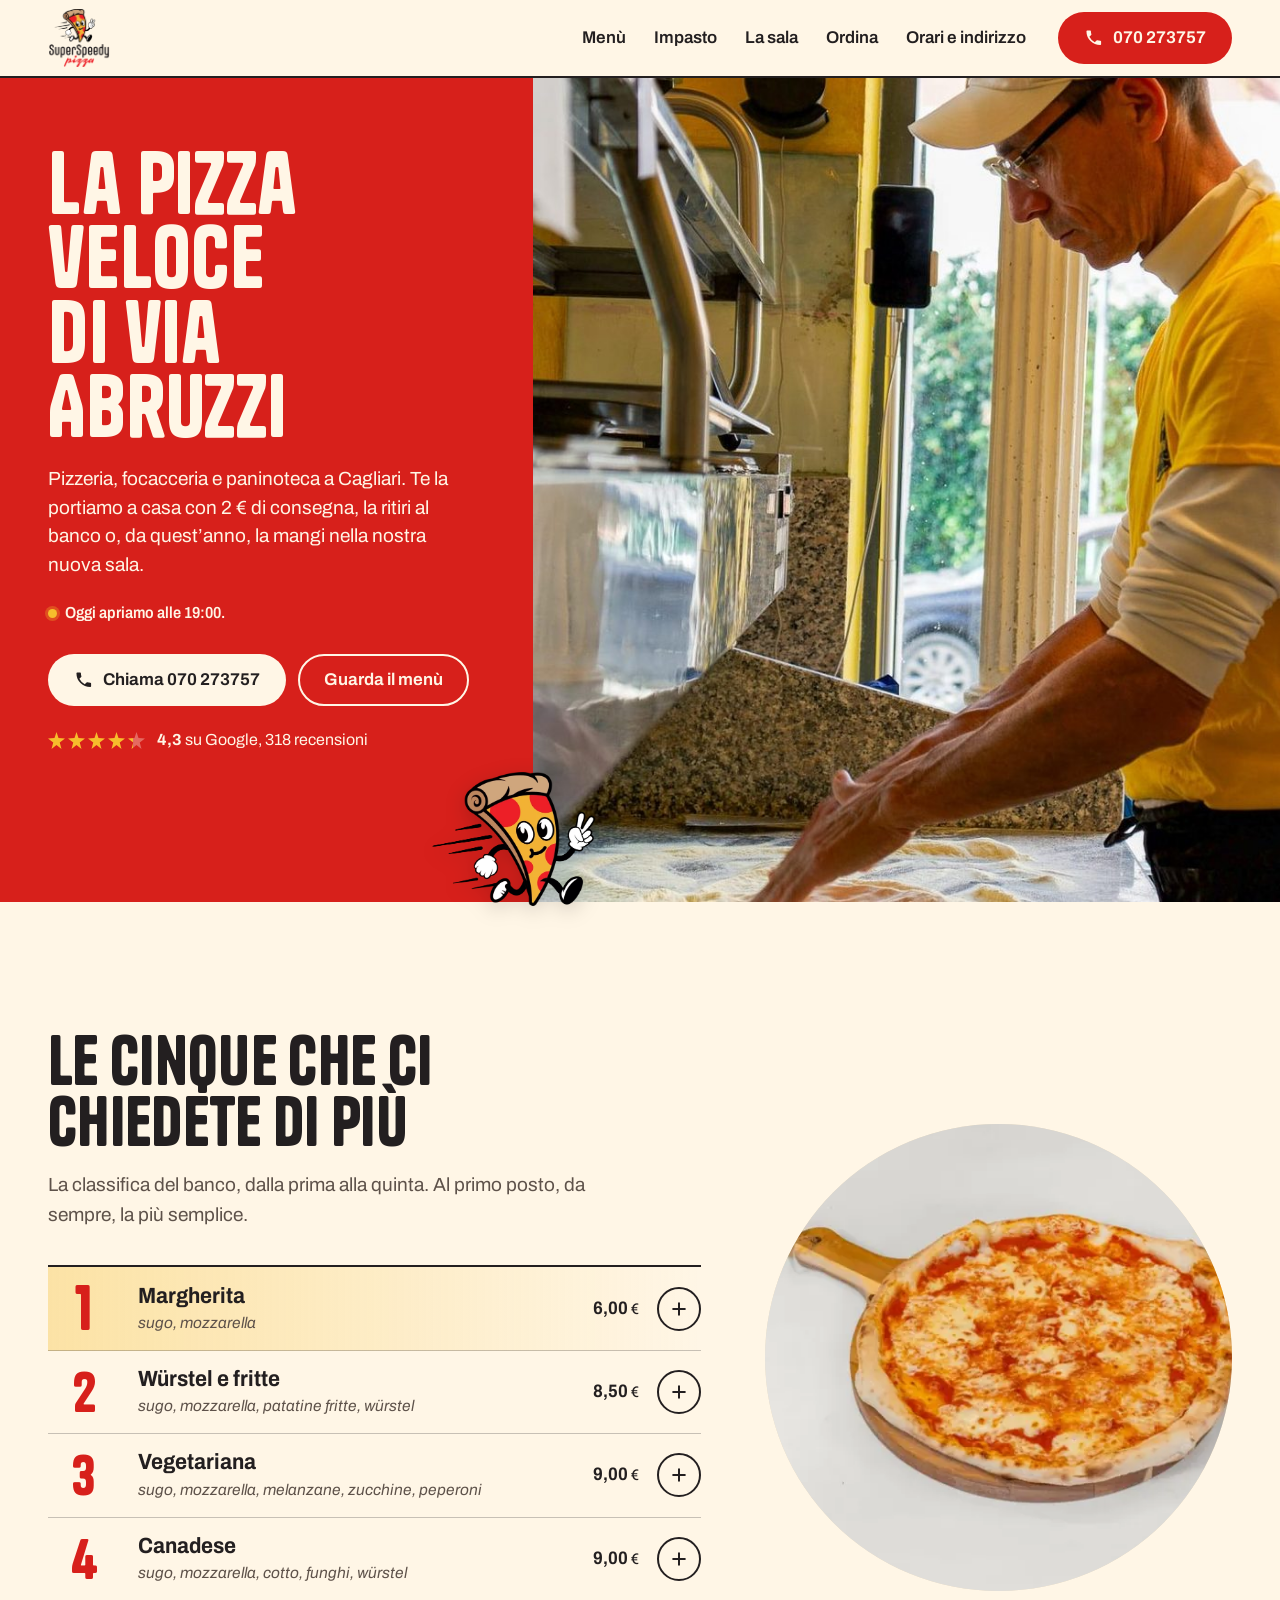
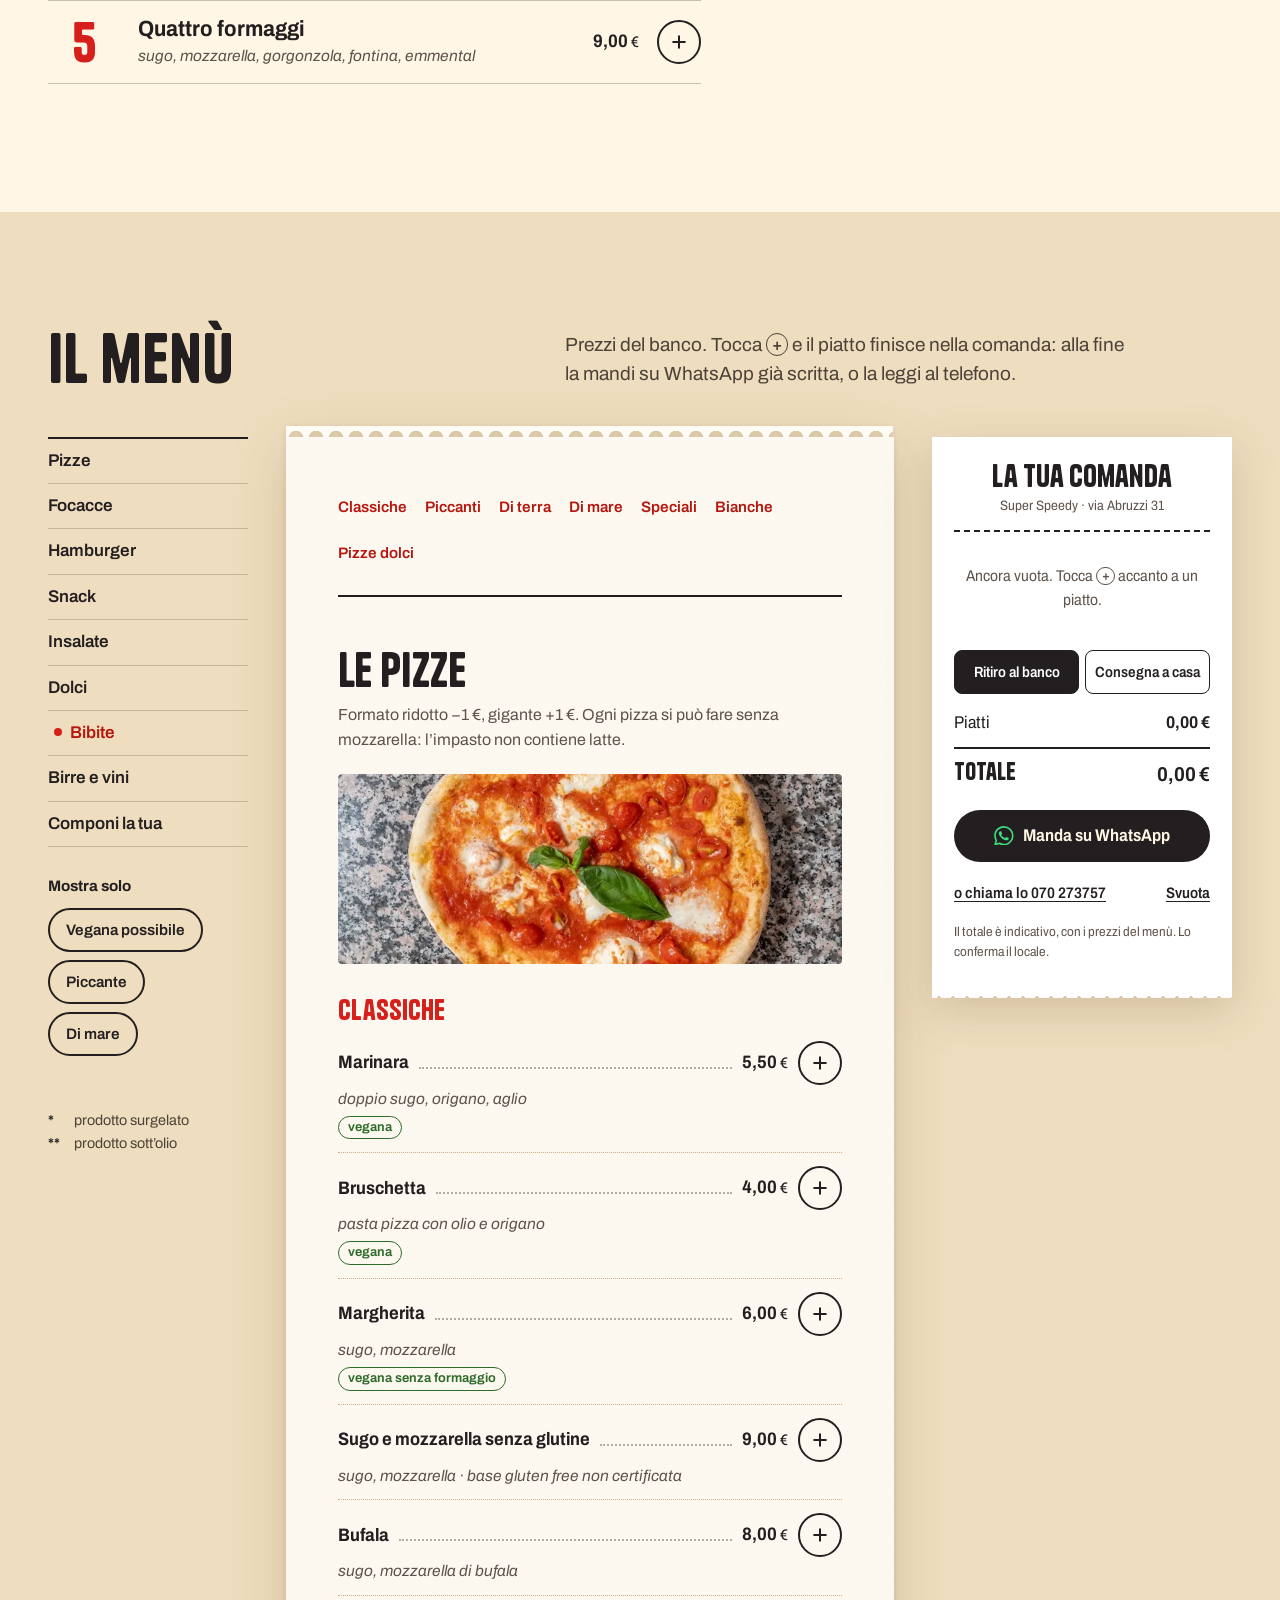
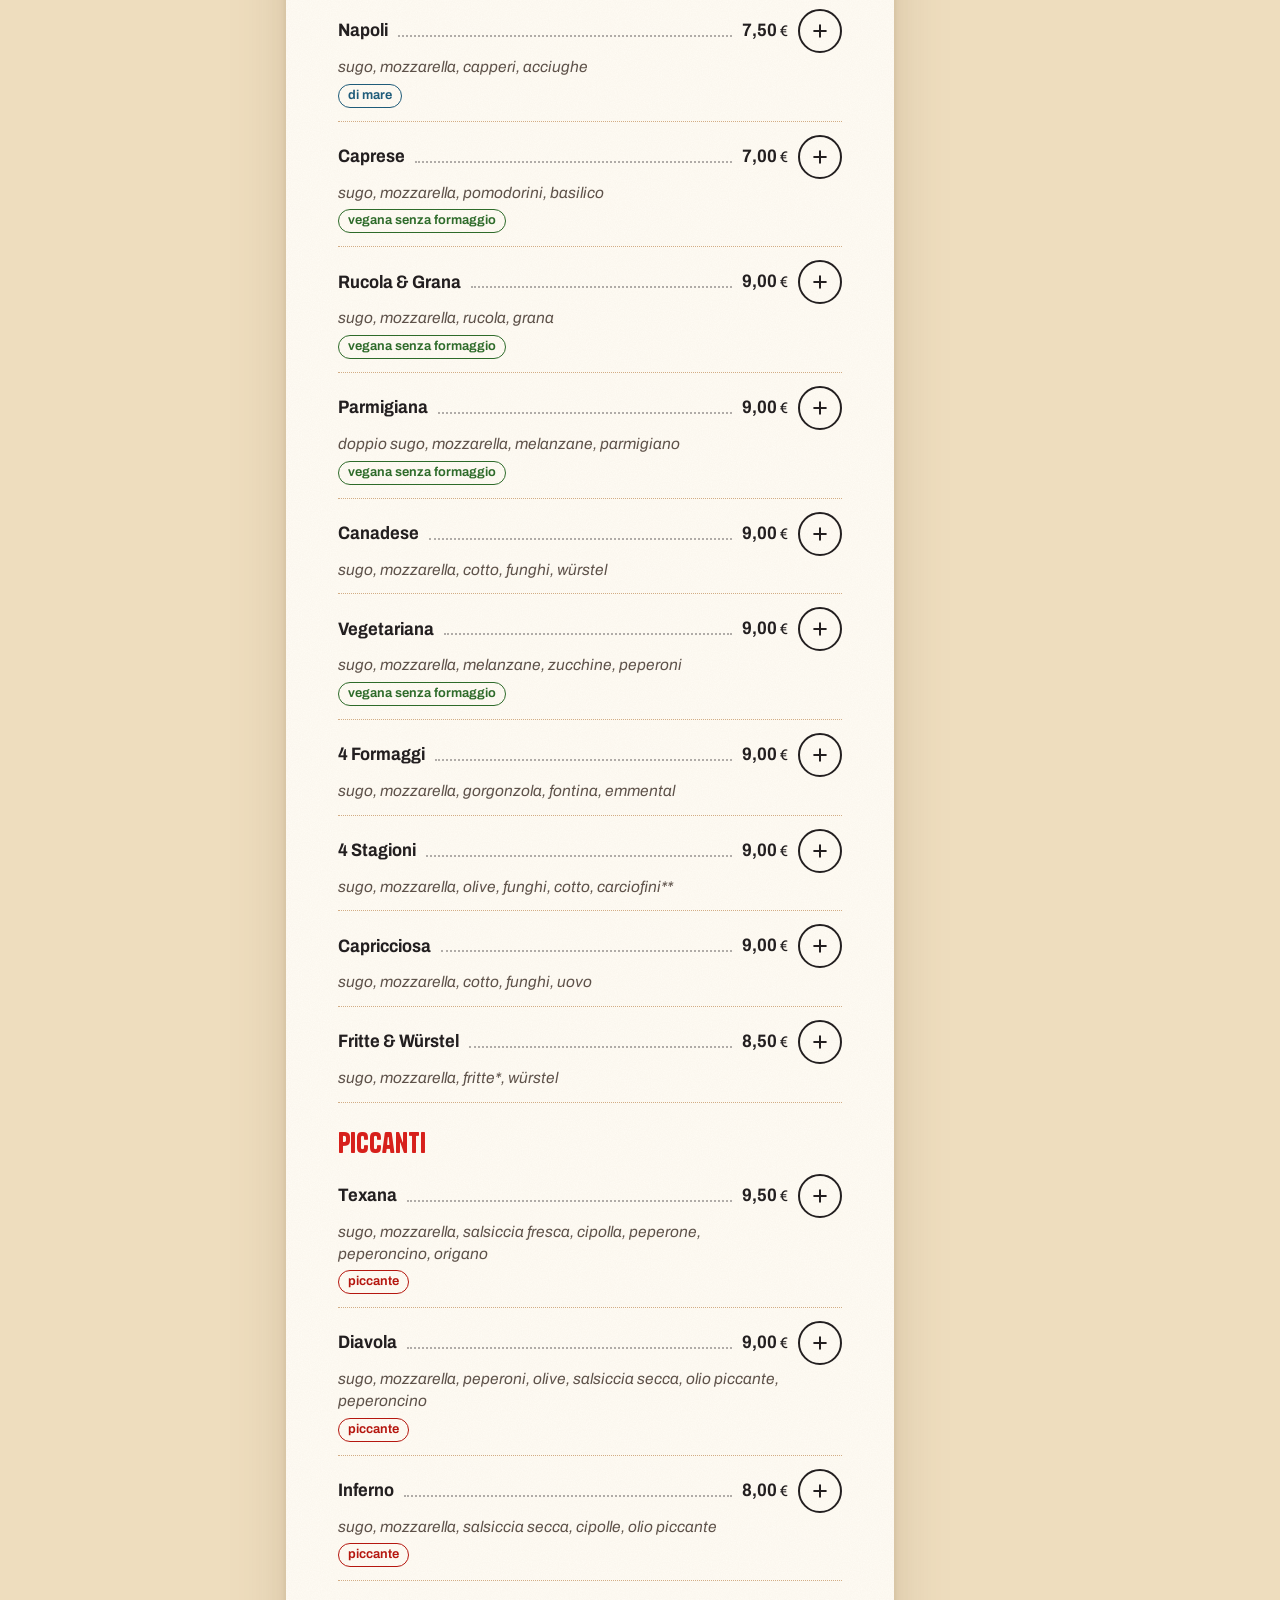
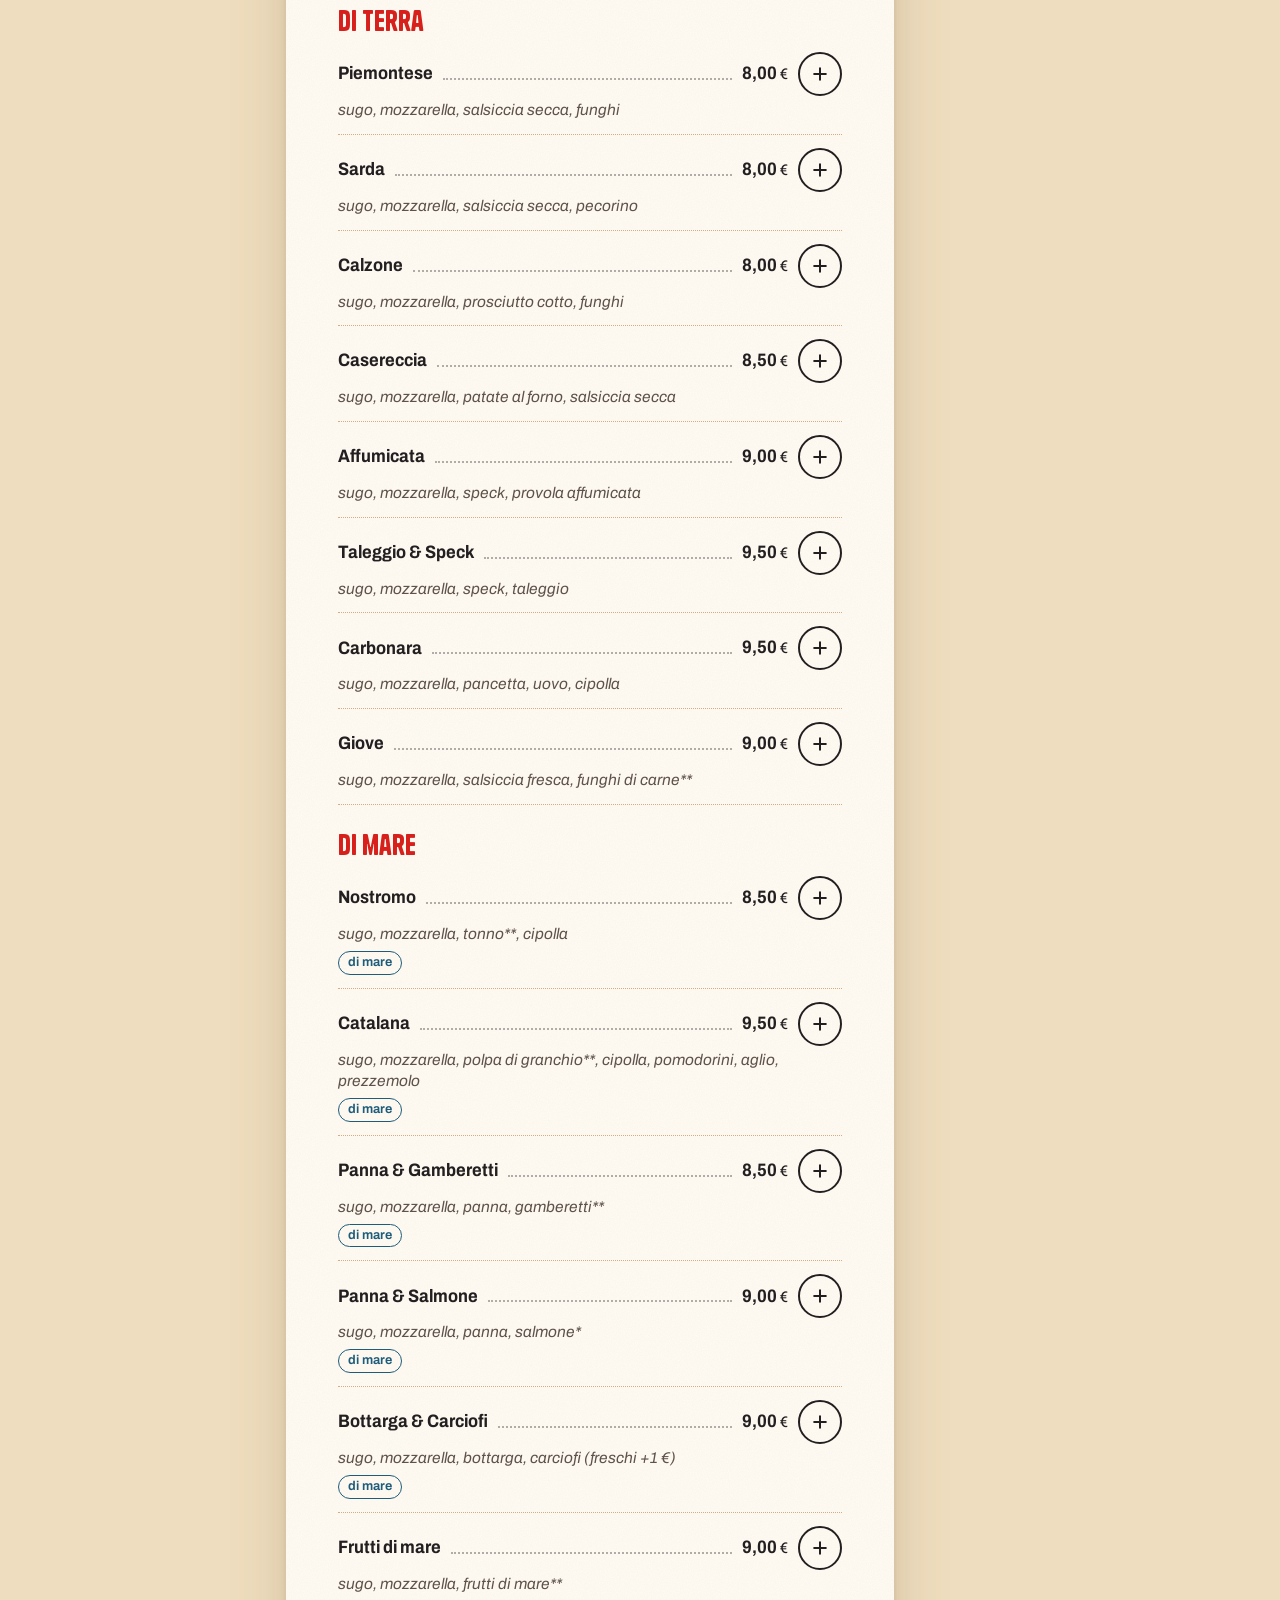
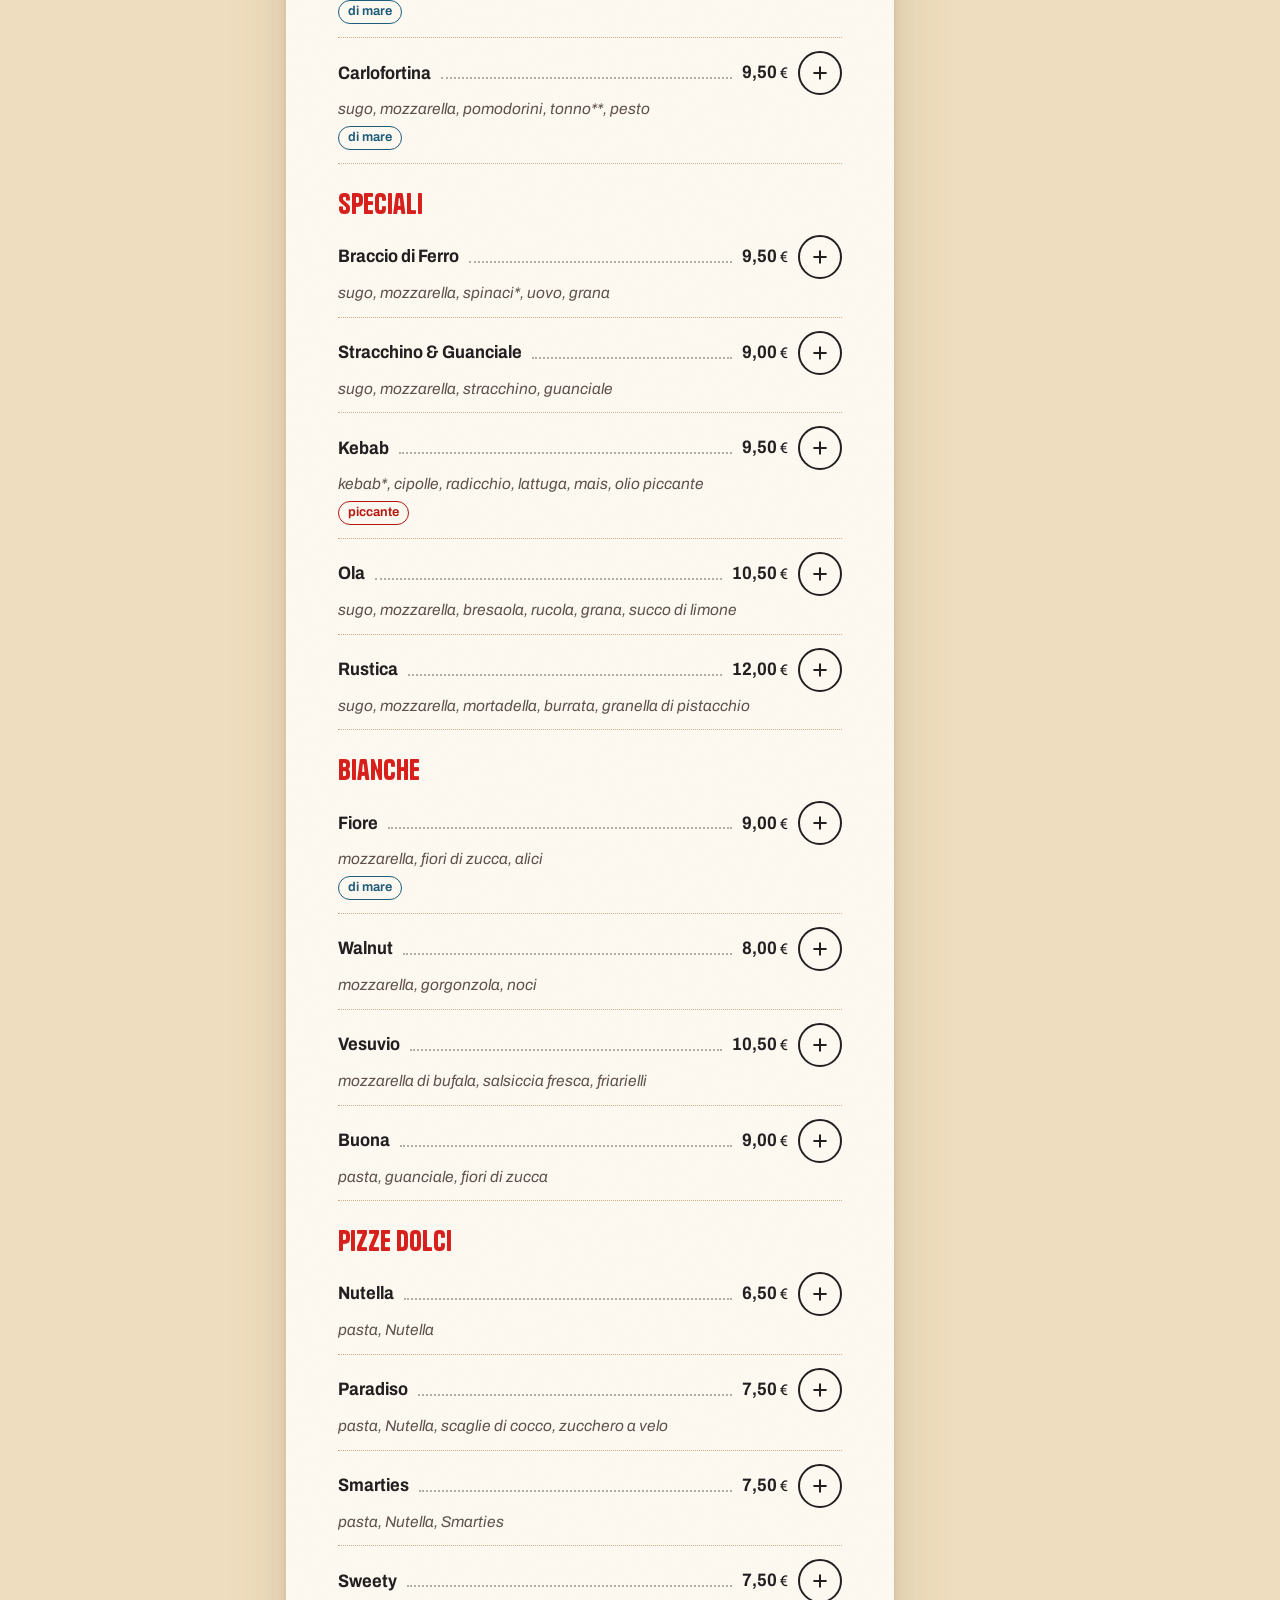
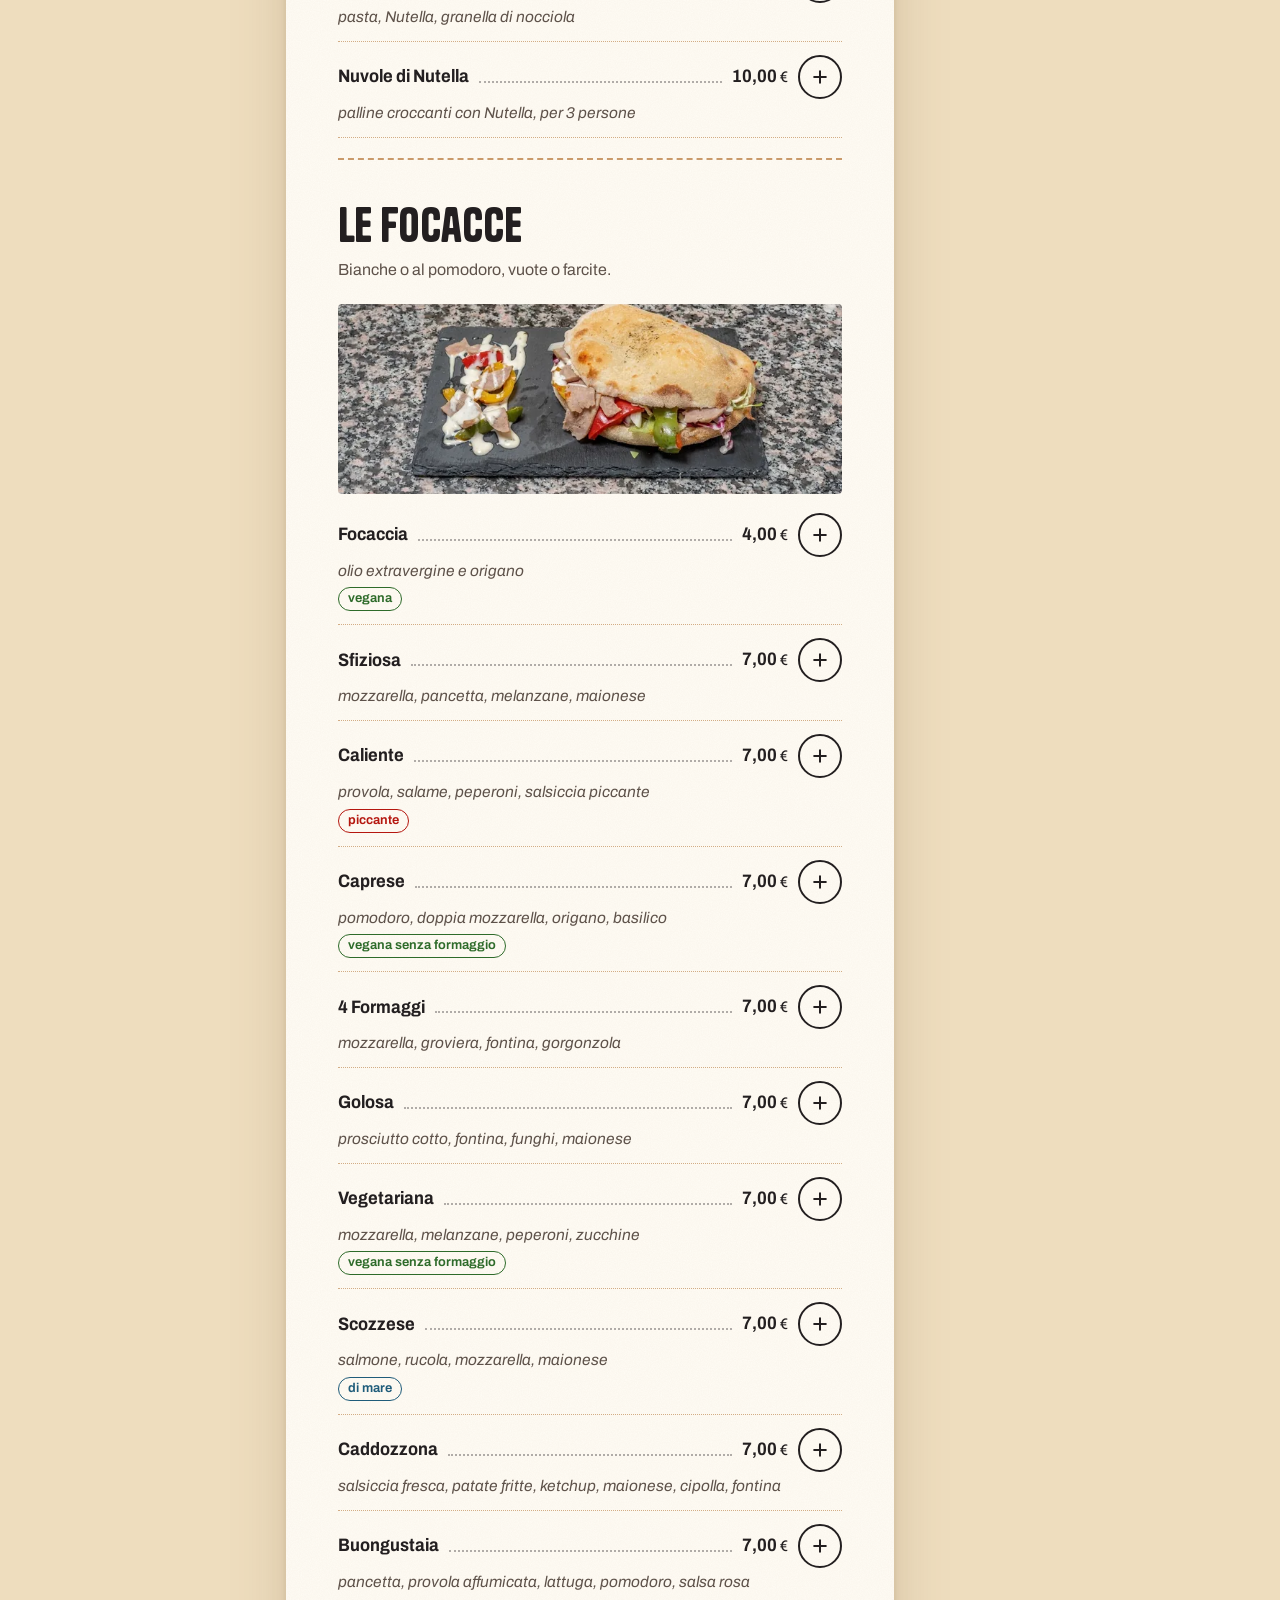
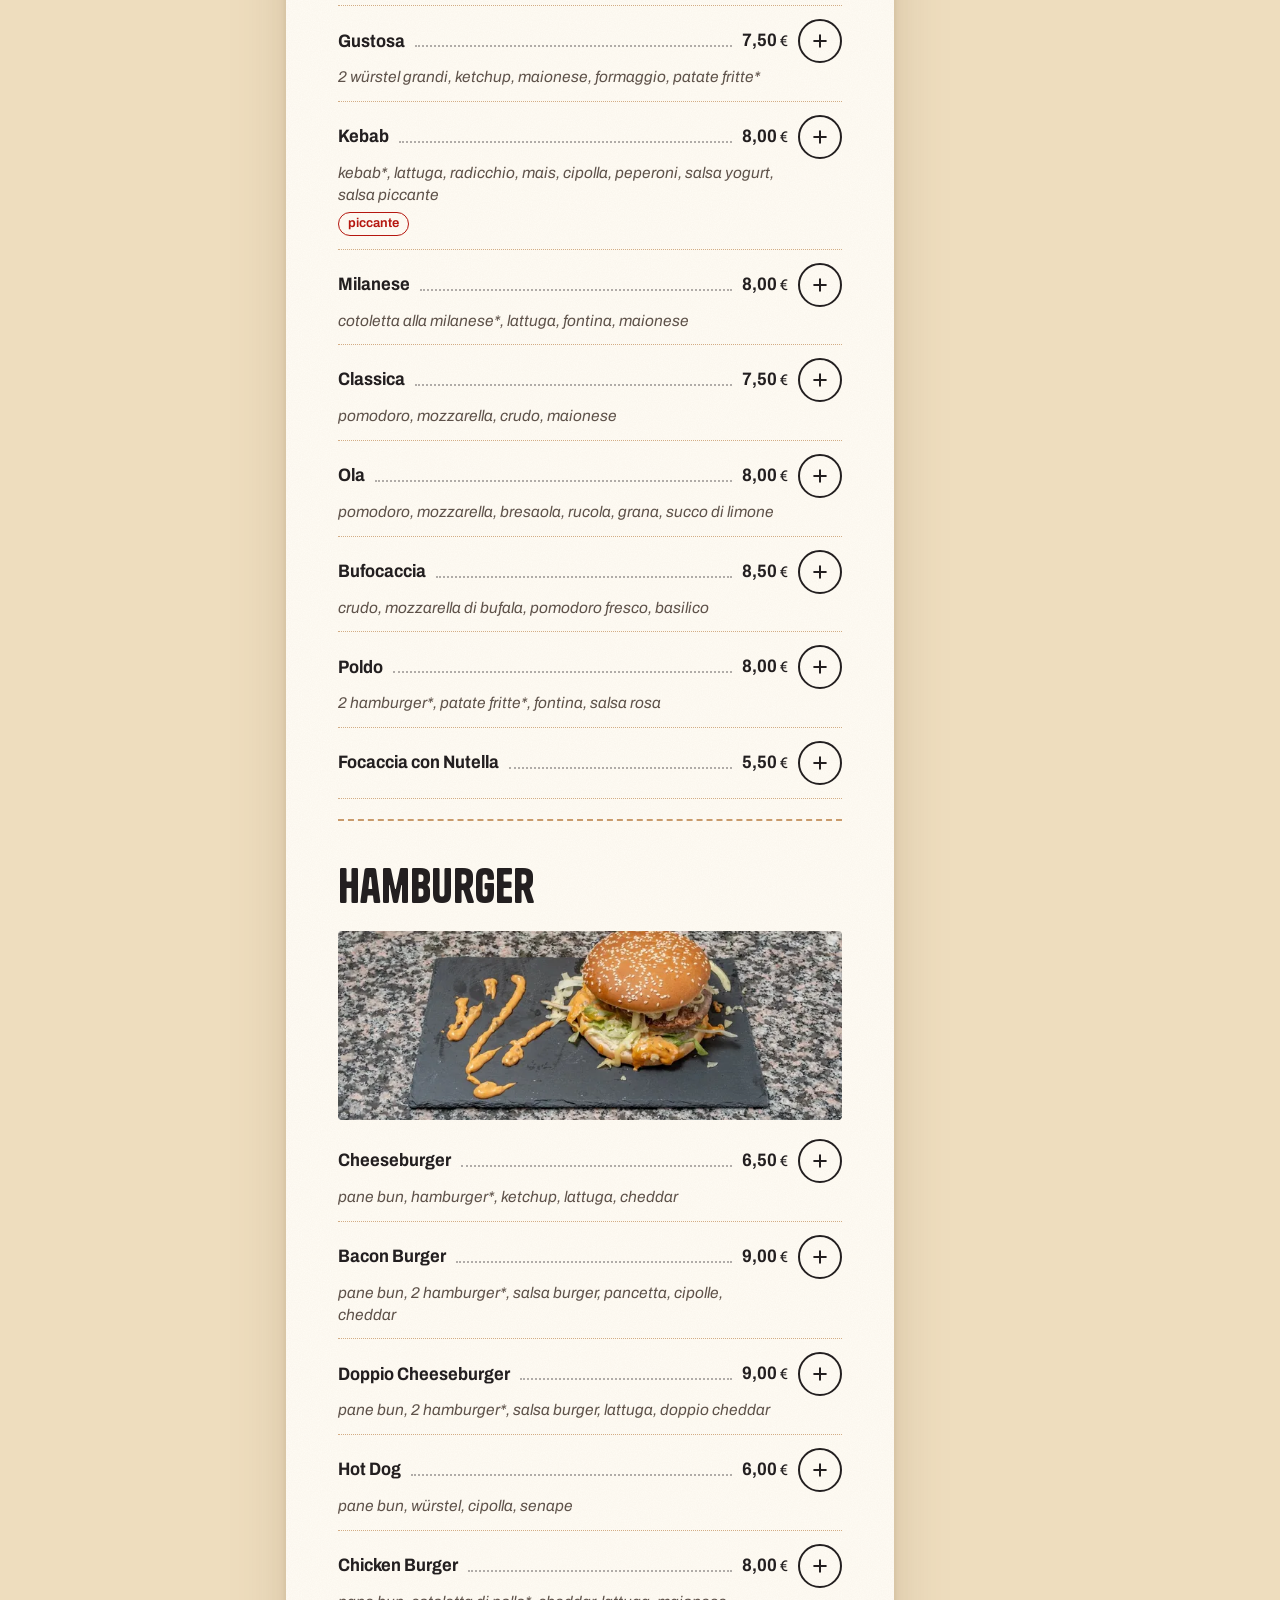
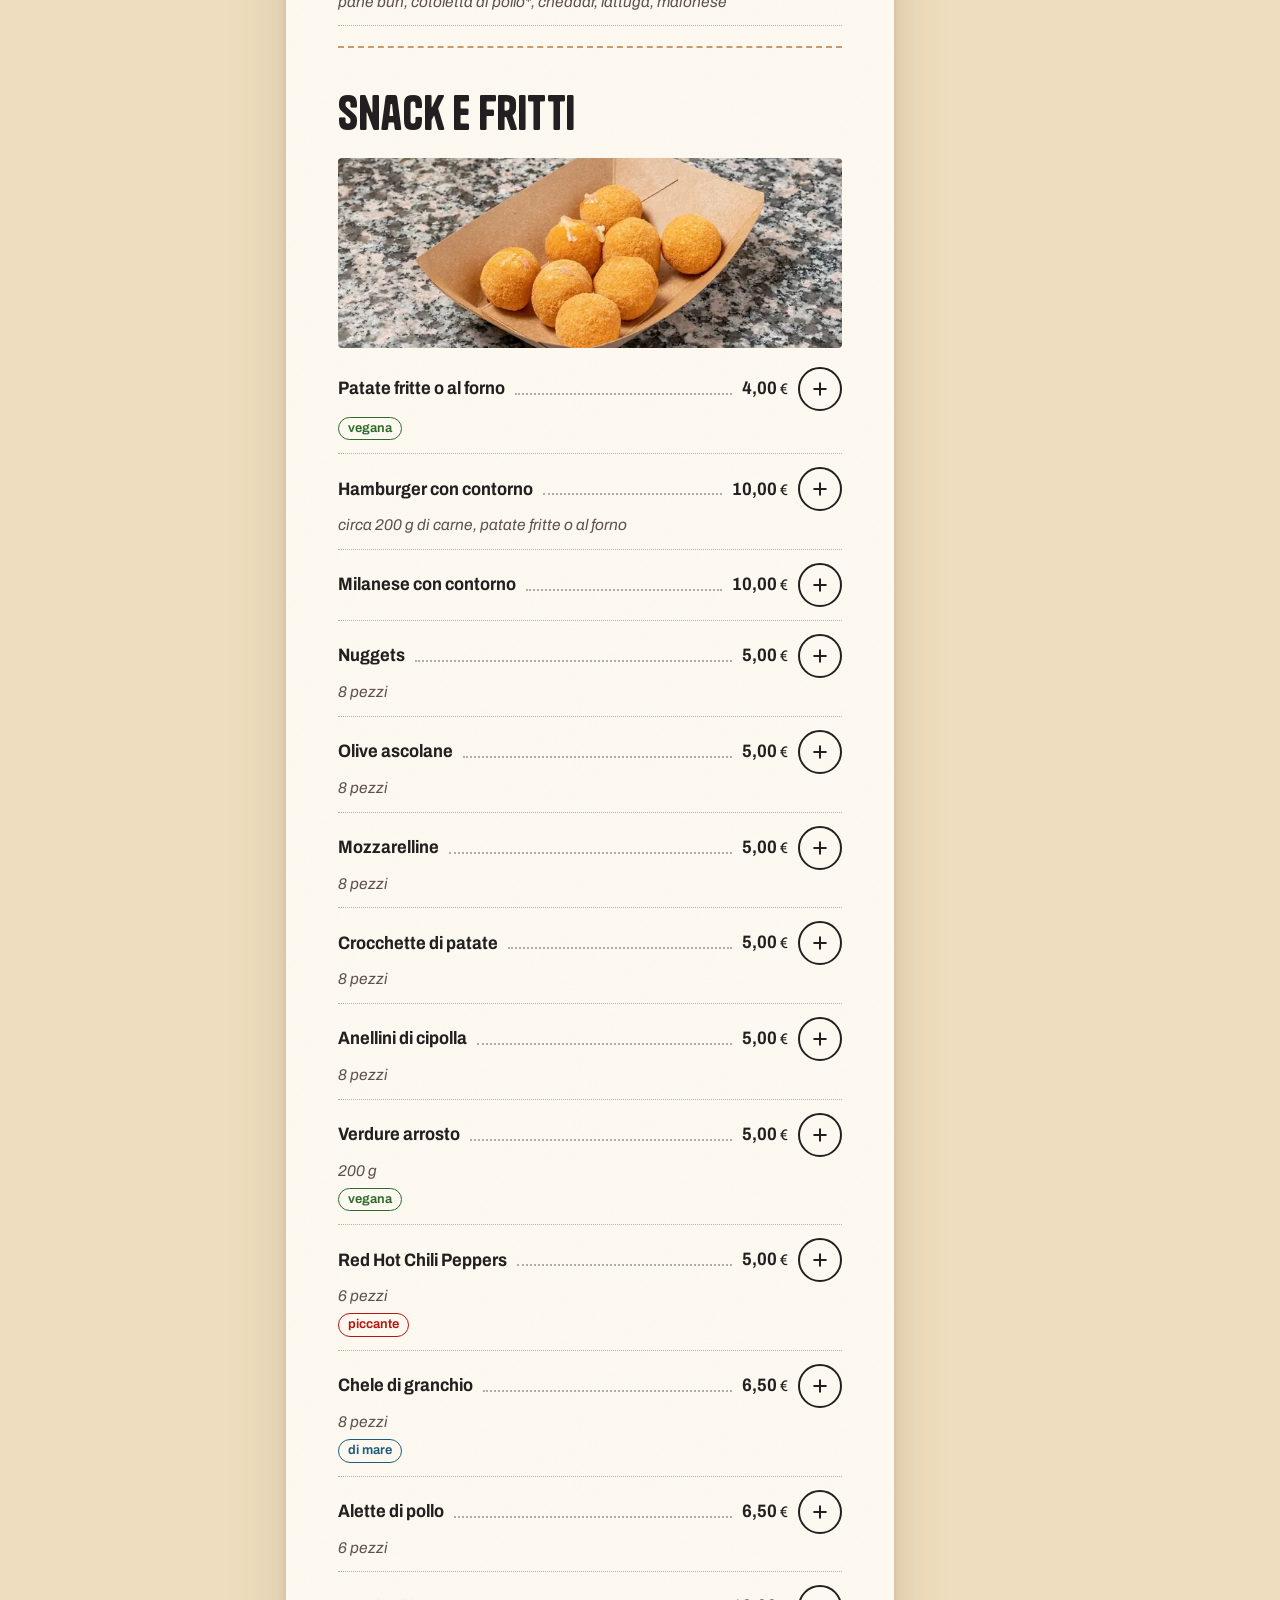
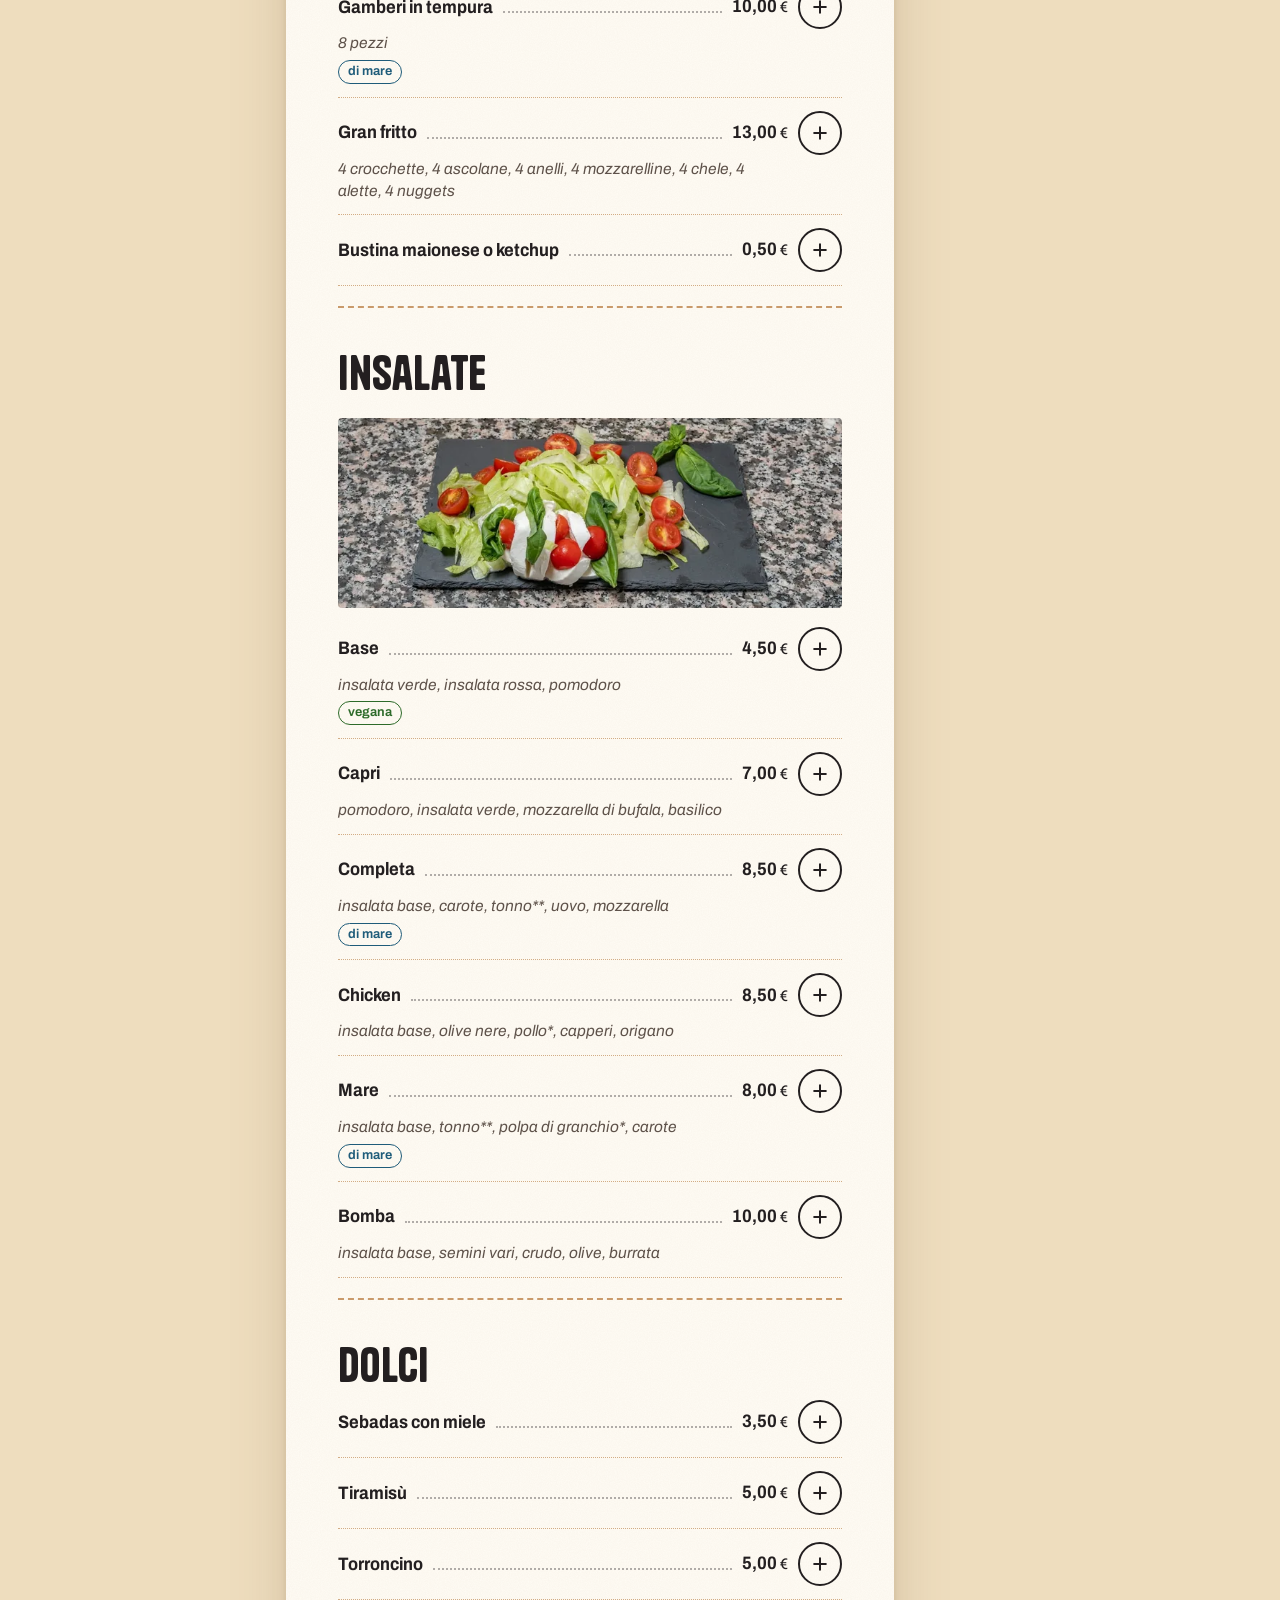
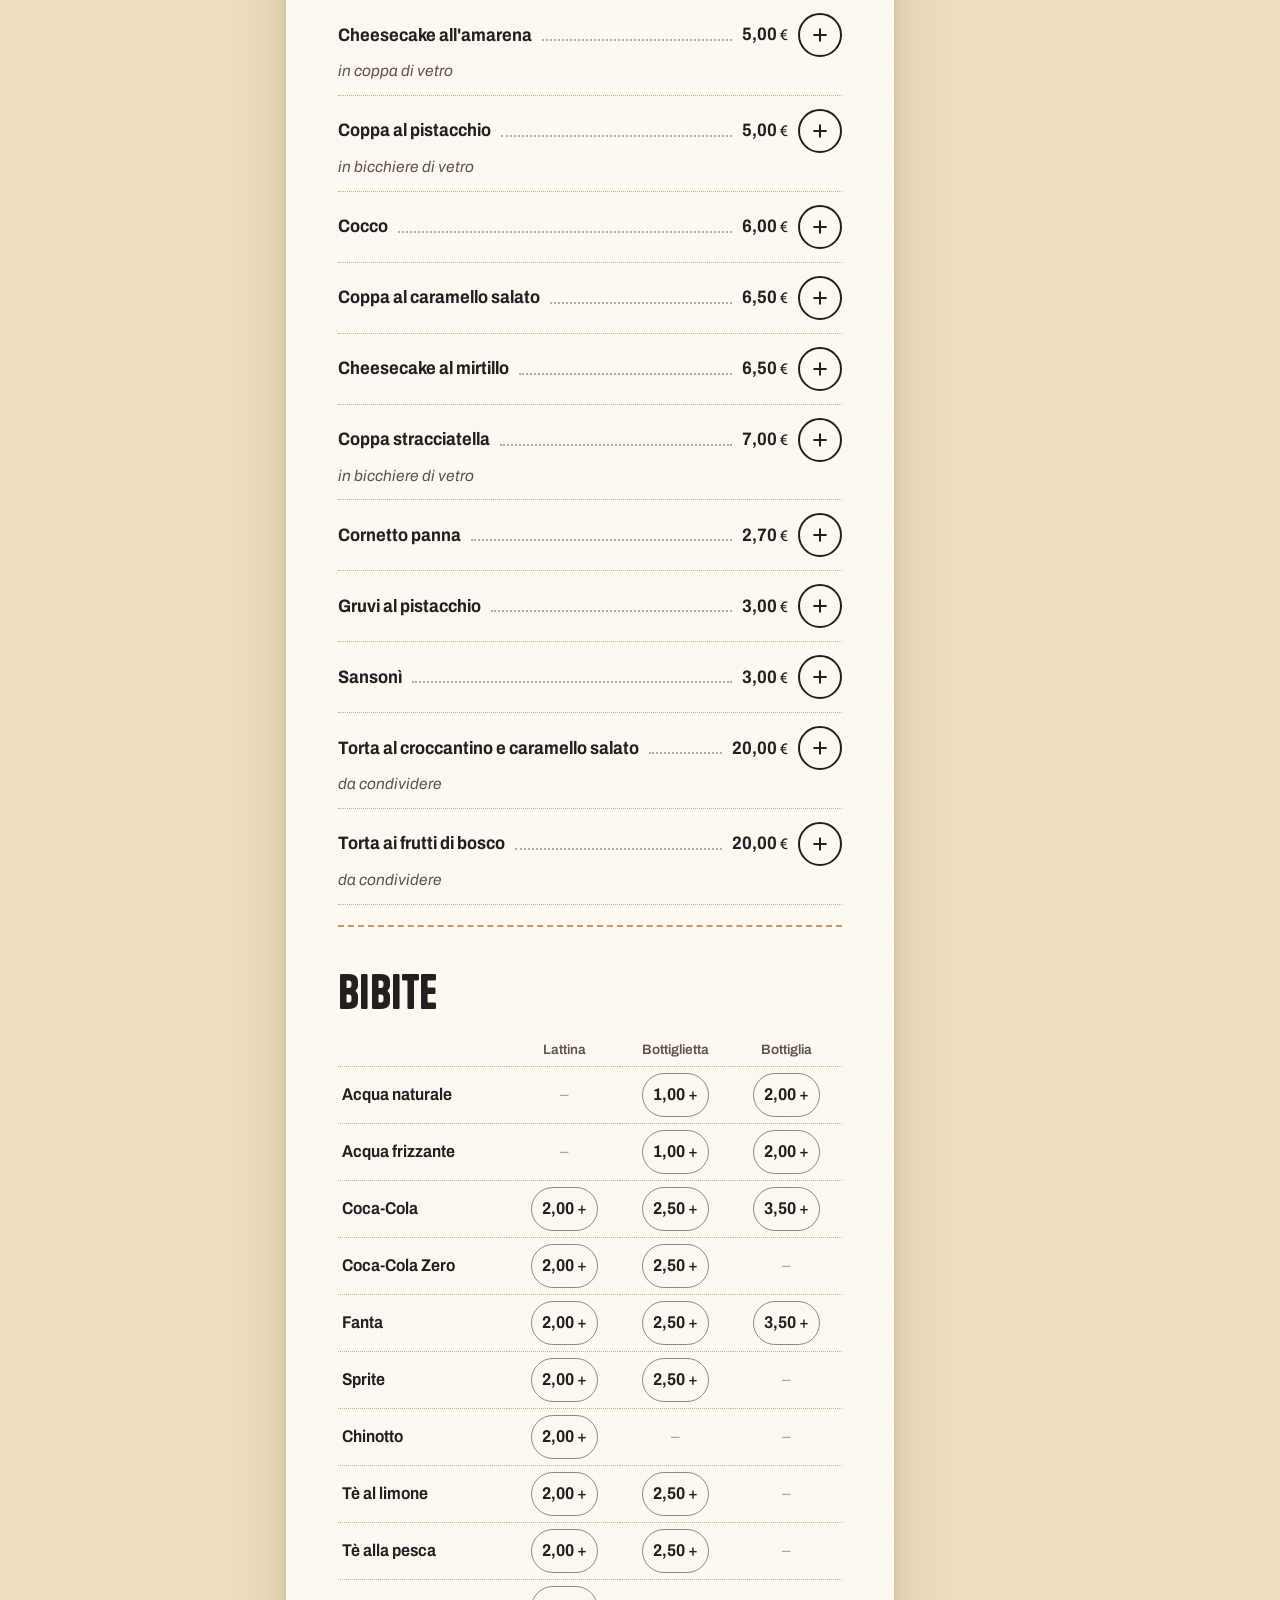
<file: bozze/super-speedy/index.html>
<!doctype html>
<html lang="it">
<head>
<meta charset="utf-8">
<meta name="viewport" content="width=device-width, initial-scale=1, viewport-fit=cover">
<title>Super Speedy Pizza · Pizzeria in via Abruzzi 31, Cagliari</title>
<meta name="description" content="Pizzeria, focacceria e paninoteca in via Abruzzi 31 a Cagliari. Asporto, consegna a domicilio a 2 € (minimo 8 €) e nuova sala self-service. Impasto senza latte: pizza vegana possibile. 4,3 su Google.">
<meta name="robots" content="noindex, nofollow">
<meta name="theme-color" content="#D7201B">
<link rel="icon" type="image/png" sizes="32x32" href="/bozze/super-speedy/assets/img/favicon-32.png">
<link rel="apple-touch-icon" href="/bozze/super-speedy/assets/img/favicon-180.png">
<meta property="og:type" content="restaurant">
<meta property="og:site_name" content="Super Speedy Pizza">
<meta property="og:locale" content="it_IT">
<meta property="og:title" content="Super Speedy Pizza · via Abruzzi 31, Cagliari">
<meta property="og:description" content="Pizze, focacce, hamburger e fritti. Consegna a domicilio a 2 €, asporto e nuova sala. Chiama lo 070 273757.">
<meta property="og:image" content="/bozze/super-speedy/assets/img/og.jpg">
<meta property="og:image:width" content="1200">
<meta property="og:image:height" content="630">
<meta name="twitter:card" content="summary_large_image">
<link rel="preload" href="/bozze/super-speedy/assets/fonts/Tanker-Regular.woff2" as="font" type="font/woff2" crossorigin>
<link rel="preload" href="/bozze/super-speedy/assets/fonts/Archivo-var.woff2" as="font" type="font/woff2" crossorigin>
<link rel="stylesheet" href="/bozze/super-speedy/assets/css/site.css">
<script type="application/ld+json">
{
  "@context": "https://schema.org",
  "@type": ["Restaurant", "FoodEstablishment"],
  "name": "Pizzeria Super Speedy",
  "alternateName": "Super Speedy Pizza",
  "image": "/bozze/super-speedy/assets/img/og.jpg",
  "logo": "/bozze/super-speedy/assets/img/logo.png",
  "telephone": "+39 070 273757",
  "email": "mari.cerusico@tiscali.it",
  "priceRange": "€",
  "servesCuisine": ["Pizza", "Italiana", "Focacce", "Hamburger"],
  "acceptsReservations": false,
  "hasMenu": "#menu",
  "address": {
    "@type": "PostalAddress",
    "streetAddress": "Via Abruzzi 31",
    "addressLocality": "Cagliari",
    "postalCode": "09122",
    "addressRegion": "CA",
    "addressCountry": "IT"
  },
  "geo": { "@type": "GeoCoordinates", "latitude": 39.2409144, "longitude": 9.100889 },
  "openingHoursSpecification": [
    { "@type": "OpeningHoursSpecification", "dayOfWeek": ["Monday","Tuesday","Wednesday","Thursday","Friday"], "opens": "12:30", "closes": "14:30" },
    { "@type": "OpeningHoursSpecification", "dayOfWeek": ["Monday","Tuesday","Wednesday","Thursday","Friday","Saturday"], "opens": "19:00", "closes": "23:00" }
  ],
  "aggregateRating": { "@type": "AggregateRating", "ratingValue": "4.3", "bestRating": "5", "reviewCount": "318" },
  "sameAs": [
    "https://www.instagram.com/pizzeria_super_speedy/",
    "https://www.facebook.com/pizzeriasuperspeedy.it",
    "https://www.tiktok.com/@superspeedy.pizzeria",
    "https://www.youtube.com/@Superspeedypizza",
    "https://www.justeat.it/restaurants-super-speedy-via-abruzzi-/menu"
  ]
}
</script>
<script>document.documentElement.classList.add('js');if(!matchMedia('(prefers-reduced-motion: reduce)').matches)document.documentElement.classList.add('m-enter');</script>
</head>
<body>
<a class="skip" href="#menu">Vai al menù</a>

<header class="top" id="top">
  <div class="top-in">
    <a class="brand" href="#top" aria-label="Super Speedy Pizza, torna su">
      <img src="/bozze/super-speedy/assets/img/logo.webp" width="520" height="486" alt="Logo Super Speedy pizza: lo spicchio di pizza che corre">
    </a>
    <nav class="nav" id="nav" aria-label="Sezioni">
      <ul>
        <li><a href="#menu">Menù</a></li>
        <li><a href="#impasto">Impasto</a></li>
        <li><a href="#sala">La sala</a></li>
        <li><a href="#ordina">Ordina</a></li>
        <li><a href="#dove">Orari e indirizzo</a></li>
      </ul>
    </nav>
    <a class="btn btn-red top-call" href="tel:+39070273757"><svg class="ico" aria-hidden="true" viewBox="0 0 24 24"><path d="M6.6 10.8a15.1 15.1 0 0 0 6.6 6.6l2.2-2.2a1 1 0 0 1 1-.25c1.1.37 2.3.57 3.6.57a1 1 0 0 1 1 1V20a1 1 0 0 1-1 1A17 17 0 0 1 3 4a1 1 0 0 1 1-1h3.5a1 1 0 0 1 1 1c0 1.25.2 2.45.57 3.57a1 1 0 0 1-.25 1z"/></svg><span class="num">070 273757</span><span class="vh"> chiama</span></a>
    <button class="nav-toggle" type="button" aria-expanded="false" aria-controls="nav"><span class="vh">Apri il menu di navigazione</span><span class="bars" aria-hidden="true"></span></button>
  </div>
</header>

<main>
<section class="hero" aria-labelledby="hero-h">
  <div class="hero-text" data-enter>
    <h1 id="hero-h">La pizza veloce di via Abruzzi</h1>
    <p class="hero-lede">Pizzeria, focacceria e paninoteca a Cagliari. Te la portiamo a casa con 2 € di consegna, la ritiri al banco o, da quest’anno, la mangi nella nostra nuova sala.</p>
    <p class="hero-today" id="today-line">Lun–Ven 12:30–14:30 e 19:00–23:00, sabato solo la sera.</p>
    <div class="hero-actions">
      <a class="btn btn-cream" href="tel:+39070273757"><svg class="ico" aria-hidden="true" viewBox="0 0 24 24"><path d="M6.6 10.8a15.1 15.1 0 0 0 6.6 6.6l2.2-2.2a1 1 0 0 1 1-.25c1.1.37 2.3.57 3.6.57a1 1 0 0 1 1 1V20a1 1 0 0 1-1 1A17 17 0 0 1 3 4a1 1 0 0 1 1-1h3.5a1 1 0 0 1 1 1c0 1.25.2 2.45.57 3.57a1 1 0 0 1-.25 1z"/></svg>Chiama 070 273757</a>
      <a class="btn btn-line" href="#menu">Guarda il menù</a>
    </div>
    <a class="hero-rating" href="https://www.google.com/maps/search/?api=1&amp;query=Pizzeria+Super+Speedy+Via+Abruzzi+31+Cagliari" target="_blank" rel="noopener">
      <span class="stars" aria-hidden="true"><i></i><i></i><i></i><i></i><i class="part"></i></span>
      <span><strong>4,3</strong> su Google, 318 recensioni</span>
    </a>
  </div>
  <div class="hero-media" id="hero-media">
    <video id="hero-video" muted loop playsinline preload="metadata" poster="/bozze/super-speedy/assets/video/poster.jpg" aria-label="Video: il banco di Super Speedy, il pizzaiolo stende l’impasto e inforna">
      <!-- SLOT VIDEO: il file finale va in assets/video/super-speedy.mp4 (H.264, 16:9 o 4:5, con traccia audio) -->
      <source src="/bozze/super-speedy/assets/video/super-speedy.mp4" type="video/mp4">
    </video>
    <div class="vid-ctrl">
      <button class="vid-btn vid-audio" type="button" id="vid-audio" aria-pressed="false">
        <svg class="ico" aria-hidden="true" viewBox="0 0 24 24"><path d="M4 9v6h4l5 4V5L8 9z"/><path class="wave" d="M16.5 8.5a5 5 0 0 1 0 7M19 6a8.5 8.5 0 0 1 0 12" fill="none" stroke="currentColor" stroke-width="2" stroke-linecap="round"/></svg>
        <span class="lbl">Guarda il video con audio</span>
      </button>
      <button class="vid-btn vid-pause" type="button" id="vid-pause" aria-label="Metti in pausa il video">
        <svg class="ico i-pause" aria-hidden="true" viewBox="0 0 24 24"><path d="M7 5h3.5v14H7zM13.5 5H17v14h-3.5z"/></svg>
        <svg class="ico i-play" aria-hidden="true" viewBox="0 0 24 24"><path d="M8 5l11 7-11 7z"/></svg>
      </button>
    </div>
  </div>
  <img class="mascot" src="/bozze/super-speedy/assets/img/mascotte.webp" width="480" height="393" alt="" aria-hidden="true">
</section>

<section class="top5" id="top5" aria-labelledby="top5-h">
  <div class="wrap top5-grid">
    <div class="top5-list">
      <h2 id="top5-h">Le cinque che ci chiedete di più</h2>
      <p class="sec-lede">La classifica del banco, dalla prima alla quinta. Al primo posto, da sempre, la più semplice.</p>
      <ol class="top-rows">
<li class="top-row is-on" data-i="0">
  <span class="top-n" aria-hidden="true">1</span>
  <div class="top-body"><h3 class="top-name">Margherita</h3><p class="ing">sugo, mozzarella</p></div>
  <span class="price">6,00<span class="eur"> €</span></span>
  <button class="add" type="button" data-id="pizza-margherita" data-name="Pizza Margherita" data-price="600" aria-label="Aggiungi Pizza Margherita alla comanda"><svg aria-hidden="true" viewBox="0 0 24 24"><path d="M12 5v14M5 12h14"/></svg></button>
  <div class="top-thumb"><img src="/bozze/super-speedy/assets/img/margherita-996.webp" srcset="/bozze/super-speedy/assets/img/margherita-600.webp 600w, /bozze/super-speedy/assets/img/margherita-996.webp 996w" sizes="96px" width="996" height="797" alt="Pizza margherita appena sfornata sul tagliere di legno" loading="lazy" decoding="async"></div>
</li>
<li class="top-row" data-i="1">
  <span class="top-n" aria-hidden="true">2</span>
  <div class="top-body"><h3 class="top-name">Würstel e fritte</h3><p class="ing">sugo, mozzarella, patatine fritte, würstel</p></div>
  <span class="price">8,50<span class="eur"> €</span></span>
  <button class="add" type="button" data-id="pizza-fritte-wurstel" data-name="Pizza Fritte & Würstel" data-price="850" aria-label="Aggiungi Pizza Fritte & Würstel alla comanda"><svg aria-hidden="true" viewBox="0 0 24 24"><path d="M12 5v14M5 12h14"/></svg></button>
  <div class="top-thumb"><img src="/bozze/super-speedy/assets/img/wurstel-fritte-1000.webp" srcset="/bozze/super-speedy/assets/img/wurstel-fritte-600.webp 600w, /bozze/super-speedy/assets/img/wurstel-fritte-1000.webp 1000w" sizes="96px" width="1000" height="777" alt="Pizza con patatine fritte sul tagliere di legno" loading="lazy" decoding="async"></div>
</li>
<li class="top-row" data-i="2">
  <span class="top-n" aria-hidden="true">3</span>
  <div class="top-body"><h3 class="top-name">Vegetariana</h3><p class="ing">sugo, mozzarella, melanzane, zucchine, peperoni</p></div>
  <span class="price">9,00<span class="eur"> €</span></span>
  <button class="add" type="button" data-id="pizza-vegetariana" data-name="Pizza Vegetariana" data-price="900" aria-label="Aggiungi Pizza Vegetariana alla comanda"><svg aria-hidden="true" viewBox="0 0 24 24"><path d="M12 5v14M5 12h14"/></svg></button>
  <div class="top-thumb"><img src="/bozze/super-speedy/assets/img/condimento-1100.webp" srcset="/bozze/super-speedy/assets/img/condimento-600.webp 600w, /bozze/super-speedy/assets/img/condimento-1100.webp 1100w" sizes="96px" width="1100" height="1650" alt="Il pizzaiolo condisce una pizza con le verdure sul bancone di granito" loading="lazy" decoding="async"></div>
</li>
<li class="top-row" data-i="3">
  <span class="top-n" aria-hidden="true">4</span>
  <div class="top-body"><h3 class="top-name">Canadese</h3><p class="ing">sugo, mozzarella, cotto, funghi, würstel</p></div>
  <span class="price">9,00<span class="eur"> €</span></span>
  <button class="add" type="button" data-id="pizza-canadese" data-name="Pizza Canadese" data-price="900" aria-label="Aggiungi Pizza Canadese alla comanda"><svg aria-hidden="true" viewBox="0 0 24 24"><path d="M12 5v14M5 12h14"/></svg></button>
  <div class="top-thumb"><img src="/bozze/super-speedy/assets/img/canadese-1000.webp" srcset="/bozze/super-speedy/assets/img/canadese-600.webp 600w, /bozze/super-speedy/assets/img/canadese-1000.webp 1000w" sizes="96px" width="1000" height="815" alt="Pizza con würstel e prosciutto cotto sul tagliere" loading="lazy" decoding="async"></div>
</li>
<li class="top-row" data-i="4">
  <span class="top-n" aria-hidden="true">5</span>
  <div class="top-body"><h3 class="top-name">Quattro formaggi</h3><p class="ing">sugo, mozzarella, gorgonzola, fontina, emmental</p></div>
  <span class="price">9,00<span class="eur"> €</span></span>
  <button class="add" type="button" data-id="pizza-4-formaggi" data-name="Pizza 4 Formaggi" data-price="900" aria-label="Aggiungi Pizza 4 Formaggi alla comanda"><svg aria-hidden="true" viewBox="0 0 24 24"><path d="M12 5v14M5 12h14"/></svg></button>
  <div class="top-thumb"><img src="/bozze/super-speedy/assets/img/formaggi-1000.webp" srcset="/bozze/super-speedy/assets/img/formaggi-600.webp 600w, /bozze/super-speedy/assets/img/formaggi-1000.webp 1000w" sizes="96px" width="1000" height="818" alt="Pizza ai formaggi filanti sul tagliere" loading="lazy" decoding="async"></div>
</li>
      </ol>
    </div>
    <div class="top5-pics" aria-hidden="true">
<div class="top-pic is-on" data-i="0"><img src="/bozze/super-speedy/assets/img/margherita-996.webp" srcset="/bozze/super-speedy/assets/img/margherita-600.webp 600w, /bozze/super-speedy/assets/img/margherita-996.webp 996w" sizes="(min-width: 900px) 520px, 1px" width="996" height="797" alt="Pizza margherita appena sfornata sul tagliere di legno" loading="lazy" decoding="async"></div>
<div class="top-pic" data-i="1"><img src="/bozze/super-speedy/assets/img/wurstel-fritte-1000.webp" srcset="/bozze/super-speedy/assets/img/wurstel-fritte-600.webp 600w, /bozze/super-speedy/assets/img/wurstel-fritte-1000.webp 1000w" sizes="(min-width: 900px) 520px, 1px" width="1000" height="777" alt="Pizza con patatine fritte sul tagliere di legno" loading="lazy" decoding="async"></div>
<div class="top-pic" data-i="2"><img src="/bozze/super-speedy/assets/img/condimento-1100.webp" srcset="/bozze/super-speedy/assets/img/condimento-600.webp 600w, /bozze/super-speedy/assets/img/condimento-1100.webp 1100w" sizes="(min-width: 900px) 520px, 1px" width="1100" height="1650" alt="Il pizzaiolo condisce una pizza con le verdure sul bancone di granito" loading="lazy" decoding="async"></div>
<div class="top-pic" data-i="3"><img src="/bozze/super-speedy/assets/img/canadese-1000.webp" srcset="/bozze/super-speedy/assets/img/canadese-600.webp 600w, /bozze/super-speedy/assets/img/canadese-1000.webp 1000w" sizes="(min-width: 900px) 520px, 1px" width="1000" height="815" alt="Pizza con würstel e prosciutto cotto sul tagliere" loading="lazy" decoding="async"></div>
<div class="top-pic" data-i="4"><img src="/bozze/super-speedy/assets/img/formaggi-1000.webp" srcset="/bozze/super-speedy/assets/img/formaggi-600.webp 600w, /bozze/super-speedy/assets/img/formaggi-1000.webp 1000w" sizes="(min-width: 900px) 520px, 1px" width="1000" height="818" alt="Pizza ai formaggi filanti sul tagliere" loading="lazy" decoding="async"></div>
    </div>
  </div>
</section>

<section class="menu" id="menu" aria-labelledby="menu-h">
  <div class="wrap">
    <div class="menu-head">
      <h2 id="menu-h">Il menù</h2>
      <p class="sec-lede">Prezzi del banco. Tocca <span class="plus-inline" aria-hidden="true">+</span><span class="vh">il pulsante più</span> e il piatto finisce nella comanda: alla fine la mandi su WhatsApp già scritta, o la leggi al telefono.</p>
    </div>
    <div class="menu-layout">
      <aside class="menu-index" aria-label="Categorie e filtri del menù">
        <nav aria-label="Categorie del menù"><ul class="idx"><li><a href="#pizze">Pizze</a></li><li><a href="#focacce">Focacce</a></li><li><a href="#hamburger">Hamburger</a></li><li><a href="#snack">Snack</a></li><li><a href="#insalate">Insalate</a></li><li><a href="#dolci">Dolci</a></li><li><a href="#bibite">Bibite</a></li><li><a href="#birre">Birre e vini</a></li><li><a href="#aggiunte">Componi la tua</a></li></ul></nav>
        <div class="filters" role="group" aria-labelledby="filt-h">
          <p class="filt-h" id="filt-h">Mostra solo</p>
          <button type="button" class="chip" data-f="vg" aria-pressed="false">Vegana possibile</button>
          <button type="button" class="chip" data-f="hot" aria-pressed="false">Piccante</button>
          <button type="button" class="chip" data-f="mare" aria-pressed="false">Di mare</button>
          <p class="filt-count" id="filt-count" aria-live="polite"></p>
        </div>
        <p class="legend"><span>*</span> prodotto surgelato<br><span>**</span> prodotto sott’olio</p>
      </aside>

      <div class="paper" id="paper">
        <div class="paper-in">
          <nav class="groups" aria-label="Gruppi di pizze"><ul><li><a href="#pizze-classiche">Classiche</a></li><li><a href="#pizze-piccanti">Piccanti</a></li><li><a href="#pizze-di-terra">Di terra</a></li><li><a href="#pizze-di-mare">Di mare</a></li><li><a href="#pizze-speciali">Speciali</a></li><li><a href="#pizze-bianche">Bianche</a></li><li><a href="#pizze-pizze-dolci">Pizze dolci</a></li></ul></nav>
<section class="cat" id="pizze" aria-labelledby="pizze-h">
<h3 class="cat-h" id="pizze-h">Le pizze</h3><p class="cat-note">Formato ridotto −1 €, gigante +1 €. Ogni pizza si può fare senza mozzarella: l’impasto non contiene latte.</p><figure class="cat-photo"><img src="/bozze/super-speedy/assets/img/bufalina-1400.webp" srcset="/bozze/super-speedy/assets/img/bufalina-700.webp 700w, /bozze/super-speedy/assets/img/bufalina-1400.webp 1400w" sizes="(min-width: 1100px) 640px, 92vw" width="1400" height="1050" alt="Pizza bufalina con pomodorini e basilico sul bancone di granito" loading="lazy" decoding="async"></figure>
<div class="group" id="pizze-classiche"><h4 class="group-h">Classiche</h4><ul class="items"><li class="item" data-tags="vg" id="m-pizza-marinara">
  <div class="item-head"><h4 class="name">Marinara</h4><span class="lead" aria-hidden="true"></span><span class="price"><span class="vh">prezzo </span>5,50<span class="eur"> €</span></span>
  <button class="add" type="button" data-id="pizza-marinara" data-name="Pizza Marinara" data-price="550" aria-label="Aggiungi Pizza Marinara alla comanda"><svg aria-hidden="true" viewBox="0 0 24 24"><path d="M12 5v14M5 12h14"/></svg></button></div>
  <p class="ing">doppio sugo, origano, aglio</p><p class="marks"><span class="mark mark-vg">vegana</span></p>
</li><li class="item" data-tags="vg" id="m-pizza-bruschetta">
  <div class="item-head"><h4 class="name">Bruschetta</h4><span class="lead" aria-hidden="true"></span><span class="price"><span class="vh">prezzo </span>4,00<span class="eur"> €</span></span>
  <button class="add" type="button" data-id="pizza-bruschetta" data-name="Pizza Bruschetta" data-price="400" aria-label="Aggiungi Pizza Bruschetta alla comanda"><svg aria-hidden="true" viewBox="0 0 24 24"><path d="M12 5v14M5 12h14"/></svg></button></div>
  <p class="ing">pasta pizza con olio e origano</p><p class="marks"><span class="mark mark-vg">vegana</span></p>
</li><li class="item" data-tags="vgp top" id="m-pizza-margherita">
  <div class="item-head"><h4 class="name">Margherita</h4><span class="lead" aria-hidden="true"></span><span class="price"><span class="vh">prezzo </span>6,00<span class="eur"> €</span></span>
  <button class="add" type="button" data-id="pizza-margherita" data-name="Pizza Margherita" data-price="600" aria-label="Aggiungi Pizza Margherita alla comanda"><svg aria-hidden="true" viewBox="0 0 24 24"><path d="M12 5v14M5 12h14"/></svg></button></div>
  <p class="ing">sugo, mozzarella</p><p class="marks"><span class="mark mark-vgp">vegana senza formaggio</span></p>
</li><li class="item" data-tags="" id="m-pizza-sugo-e-mozzarella-senza-glutine">
  <div class="item-head"><h4 class="name">Sugo e mozzarella senza glutine</h4><span class="lead" aria-hidden="true"></span><span class="price"><span class="vh">prezzo </span>9,00<span class="eur"> €</span></span>
  <button class="add" type="button" data-id="pizza-sugo-e-mozzarella-senza-glutine" data-name="Pizza Sugo e mozzarella senza glutine" data-price="900" aria-label="Aggiungi Pizza Sugo e mozzarella senza glutine alla comanda"><svg aria-hidden="true" viewBox="0 0 24 24"><path d="M12 5v14M5 12h14"/></svg></button></div>
  <p class="ing">sugo, mozzarella · base gluten free non certificata</p>
</li><li class="item" data-tags="" id="m-pizza-bufala">
  <div class="item-head"><h4 class="name">Bufala</h4><span class="lead" aria-hidden="true"></span><span class="price"><span class="vh">prezzo </span>8,00<span class="eur"> €</span></span>
  <button class="add" type="button" data-id="pizza-bufala" data-name="Pizza Bufala" data-price="800" aria-label="Aggiungi Pizza Bufala alla comanda"><svg aria-hidden="true" viewBox="0 0 24 24"><path d="M12 5v14M5 12h14"/></svg></button></div>
  <p class="ing">sugo, mozzarella di bufala</p>
</li><li class="item" data-tags="mare" id="m-pizza-napoli">
  <div class="item-head"><h4 class="name">Napoli</h4><span class="lead" aria-hidden="true"></span><span class="price"><span class="vh">prezzo </span>7,50<span class="eur"> €</span></span>
  <button class="add" type="button" data-id="pizza-napoli" data-name="Pizza Napoli" data-price="750" aria-label="Aggiungi Pizza Napoli alla comanda"><svg aria-hidden="true" viewBox="0 0 24 24"><path d="M12 5v14M5 12h14"/></svg></button></div>
  <p class="ing">sugo, mozzarella, capperi, acciughe</p><p class="marks"><span class="mark mark-mare">di mare</span></p>
</li><li class="item" data-tags="vgp" id="m-pizza-caprese">
  <div class="item-head"><h4 class="name">Caprese</h4><span class="lead" aria-hidden="true"></span><span class="price"><span class="vh">prezzo </span>7,00<span class="eur"> €</span></span>
  <button class="add" type="button" data-id="pizza-caprese" data-name="Pizza Caprese" data-price="700" aria-label="Aggiungi Pizza Caprese alla comanda"><svg aria-hidden="true" viewBox="0 0 24 24"><path d="M12 5v14M5 12h14"/></svg></button></div>
  <p class="ing">sugo, mozzarella, pomodorini, basilico</p><p class="marks"><span class="mark mark-vgp">vegana senza formaggio</span></p>
</li><li class="item" data-tags="vgp" id="m-pizza-rucola-grana">
  <div class="item-head"><h4 class="name">Rucola &amp; Grana</h4><span class="lead" aria-hidden="true"></span><span class="price"><span class="vh">prezzo </span>9,00<span class="eur"> €</span></span>
  <button class="add" type="button" data-id="pizza-rucola-grana" data-name="Pizza Rucola &amp; Grana" data-price="900" aria-label="Aggiungi Pizza Rucola &amp; Grana alla comanda"><svg aria-hidden="true" viewBox="0 0 24 24"><path d="M12 5v14M5 12h14"/></svg></button></div>
  <p class="ing">sugo, mozzarella, rucola, grana</p><p class="marks"><span class="mark mark-vgp">vegana senza formaggio</span></p>
</li><li class="item" data-tags="vgp" id="m-pizza-parmigiana">
  <div class="item-head"><h4 class="name">Parmigiana</h4><span class="lead" aria-hidden="true"></span><span class="price"><span class="vh">prezzo </span>9,00<span class="eur"> €</span></span>
  <button class="add" type="button" data-id="pizza-parmigiana" data-name="Pizza Parmigiana" data-price="900" aria-label="Aggiungi Pizza Parmigiana alla comanda"><svg aria-hidden="true" viewBox="0 0 24 24"><path d="M12 5v14M5 12h14"/></svg></button></div>
  <p class="ing">doppio sugo, mozzarella, melanzane, parmigiano</p><p class="marks"><span class="mark mark-vgp">vegana senza formaggio</span></p>
</li><li class="item" data-tags="top" id="m-pizza-canadese">
  <div class="item-head"><h4 class="name">Canadese</h4><span class="lead" aria-hidden="true"></span><span class="price"><span class="vh">prezzo </span>9,00<span class="eur"> €</span></span>
  <button class="add" type="button" data-id="pizza-canadese" data-name="Pizza Canadese" data-price="900" aria-label="Aggiungi Pizza Canadese alla comanda"><svg aria-hidden="true" viewBox="0 0 24 24"><path d="M12 5v14M5 12h14"/></svg></button></div>
  <p class="ing">sugo, mozzarella, cotto, funghi, würstel</p>
</li><li class="item" data-tags="vgp top" id="m-pizza-vegetariana">
  <div class="item-head"><h4 class="name">Vegetariana</h4><span class="lead" aria-hidden="true"></span><span class="price"><span class="vh">prezzo </span>9,00<span class="eur"> €</span></span>
  <button class="add" type="button" data-id="pizza-vegetariana" data-name="Pizza Vegetariana" data-price="900" aria-label="Aggiungi Pizza Vegetariana alla comanda"><svg aria-hidden="true" viewBox="0 0 24 24"><path d="M12 5v14M5 12h14"/></svg></button></div>
  <p class="ing">sugo, mozzarella, melanzane, zucchine, peperoni</p><p class="marks"><span class="mark mark-vgp">vegana senza formaggio</span></p>
</li><li class="item" data-tags="top" id="m-pizza-4-formaggi">
  <div class="item-head"><h4 class="name">4 Formaggi</h4><span class="lead" aria-hidden="true"></span><span class="price"><span class="vh">prezzo </span>9,00<span class="eur"> €</span></span>
  <button class="add" type="button" data-id="pizza-4-formaggi" data-name="Pizza 4 Formaggi" data-price="900" aria-label="Aggiungi Pizza 4 Formaggi alla comanda"><svg aria-hidden="true" viewBox="0 0 24 24"><path d="M12 5v14M5 12h14"/></svg></button></div>
  <p class="ing">sugo, mozzarella, gorgonzola, fontina, emmental</p>
</li><li class="item" data-tags="" id="m-pizza-4-stagioni">
  <div class="item-head"><h4 class="name">4 Stagioni</h4><span class="lead" aria-hidden="true"></span><span class="price"><span class="vh">prezzo </span>9,00<span class="eur"> €</span></span>
  <button class="add" type="button" data-id="pizza-4-stagioni" data-name="Pizza 4 Stagioni" data-price="900" aria-label="Aggiungi Pizza 4 Stagioni alla comanda"><svg aria-hidden="true" viewBox="0 0 24 24"><path d="M12 5v14M5 12h14"/></svg></button></div>
  <p class="ing">sugo, mozzarella, olive, funghi, cotto, carciofini**</p>
</li><li class="item" data-tags="" id="m-pizza-capricciosa">
  <div class="item-head"><h4 class="name">Capricciosa</h4><span class="lead" aria-hidden="true"></span><span class="price"><span class="vh">prezzo </span>9,00<span class="eur"> €</span></span>
  <button class="add" type="button" data-id="pizza-capricciosa" data-name="Pizza Capricciosa" data-price="900" aria-label="Aggiungi Pizza Capricciosa alla comanda"><svg aria-hidden="true" viewBox="0 0 24 24"><path d="M12 5v14M5 12h14"/></svg></button></div>
  <p class="ing">sugo, mozzarella, cotto, funghi, uovo</p>
</li><li class="item" data-tags="top" id="m-pizza-fritte-wurstel">
  <div class="item-head"><h4 class="name">Fritte &amp; Würstel</h4><span class="lead" aria-hidden="true"></span><span class="price"><span class="vh">prezzo </span>8,50<span class="eur"> €</span></span>
  <button class="add" type="button" data-id="pizza-fritte-wurstel" data-name="Pizza Fritte &amp; Würstel" data-price="850" aria-label="Aggiungi Pizza Fritte &amp; Würstel alla comanda"><svg aria-hidden="true" viewBox="0 0 24 24"><path d="M12 5v14M5 12h14"/></svg></button></div>
  <p class="ing">sugo, mozzarella, fritte*, würstel</p>
</li></ul></div><div class="group" id="pizze-piccanti"><h4 class="group-h">Piccanti</h4><ul class="items"><li class="item" data-tags="hot" id="m-pizza-texana">
  <div class="item-head"><h4 class="name">Texana</h4><span class="lead" aria-hidden="true"></span><span class="price"><span class="vh">prezzo </span>9,50<span class="eur"> €</span></span>
  <button class="add" type="button" data-id="pizza-texana" data-name="Pizza Texana" data-price="950" aria-label="Aggiungi Pizza Texana alla comanda"><svg aria-hidden="true" viewBox="0 0 24 24"><path d="M12 5v14M5 12h14"/></svg></button></div>
  <p class="ing">sugo, mozzarella, salsiccia fresca, cipolla, peperone, peperoncino, origano</p><p class="marks"><span class="mark mark-hot">piccante</span></p>
</li><li class="item" data-tags="hot" id="m-pizza-diavola">
  <div class="item-head"><h4 class="name">Diavola</h4><span class="lead" aria-hidden="true"></span><span class="price"><span class="vh">prezzo </span>9,00<span class="eur"> €</span></span>
  <button class="add" type="button" data-id="pizza-diavola" data-name="Pizza Diavola" data-price="900" aria-label="Aggiungi Pizza Diavola alla comanda"><svg aria-hidden="true" viewBox="0 0 24 24"><path d="M12 5v14M5 12h14"/></svg></button></div>
  <p class="ing">sugo, mozzarella, peperoni, olive, salsiccia secca, olio piccante, peperoncino</p><p class="marks"><span class="mark mark-hot">piccante</span></p>
</li><li class="item" data-tags="hot" id="m-pizza-inferno">
  <div class="item-head"><h4 class="name">Inferno</h4><span class="lead" aria-hidden="true"></span><span class="price"><span class="vh">prezzo </span>8,00<span class="eur"> €</span></span>
  <button class="add" type="button" data-id="pizza-inferno" data-name="Pizza Inferno" data-price="800" aria-label="Aggiungi Pizza Inferno alla comanda"><svg aria-hidden="true" viewBox="0 0 24 24"><path d="M12 5v14M5 12h14"/></svg></button></div>
  <p class="ing">sugo, mozzarella, salsiccia secca, cipolle, olio piccante</p><p class="marks"><span class="mark mark-hot">piccante</span></p>
</li></ul></div><div class="group" id="pizze-di-terra"><h4 class="group-h">Di terra</h4><ul class="items"><li class="item" data-tags="" id="m-pizza-piemontese">
  <div class="item-head"><h4 class="name">Piemontese</h4><span class="lead" aria-hidden="true"></span><span class="price"><span class="vh">prezzo </span>8,00<span class="eur"> €</span></span>
  <button class="add" type="button" data-id="pizza-piemontese" data-name="Pizza Piemontese" data-price="800" aria-label="Aggiungi Pizza Piemontese alla comanda"><svg aria-hidden="true" viewBox="0 0 24 24"><path d="M12 5v14M5 12h14"/></svg></button></div>
  <p class="ing">sugo, mozzarella, salsiccia secca, funghi</p>
</li><li class="item" data-tags="" id="m-pizza-sarda">
  <div class="item-head"><h4 class="name">Sarda</h4><span class="lead" aria-hidden="true"></span><span class="price"><span class="vh">prezzo </span>8,00<span class="eur"> €</span></span>
  <button class="add" type="button" data-id="pizza-sarda" data-name="Pizza Sarda" data-price="800" aria-label="Aggiungi Pizza Sarda alla comanda"><svg aria-hidden="true" viewBox="0 0 24 24"><path d="M12 5v14M5 12h14"/></svg></button></div>
  <p class="ing">sugo, mozzarella, salsiccia secca, pecorino</p>
</li><li class="item" data-tags="" id="m-pizza-calzone">
  <div class="item-head"><h4 class="name">Calzone</h4><span class="lead" aria-hidden="true"></span><span class="price"><span class="vh">prezzo </span>8,00<span class="eur"> €</span></span>
  <button class="add" type="button" data-id="pizza-calzone" data-name="Pizza Calzone" data-price="800" aria-label="Aggiungi Pizza Calzone alla comanda"><svg aria-hidden="true" viewBox="0 0 24 24"><path d="M12 5v14M5 12h14"/></svg></button></div>
  <p class="ing">sugo, mozzarella, prosciutto cotto, funghi</p>
</li><li class="item" data-tags="" id="m-pizza-casereccia">
  <div class="item-head"><h4 class="name">Casereccia</h4><span class="lead" aria-hidden="true"></span><span class="price"><span class="vh">prezzo </span>8,50<span class="eur"> €</span></span>
  <button class="add" type="button" data-id="pizza-casereccia" data-name="Pizza Casereccia" data-price="850" aria-label="Aggiungi Pizza Casereccia alla comanda"><svg aria-hidden="true" viewBox="0 0 24 24"><path d="M12 5v14M5 12h14"/></svg></button></div>
  <p class="ing">sugo, mozzarella, patate al forno, salsiccia secca</p>
</li><li class="item" data-tags="" id="m-pizza-affumicata">
  <div class="item-head"><h4 class="name">Affumicata</h4><span class="lead" aria-hidden="true"></span><span class="price"><span class="vh">prezzo </span>9,00<span class="eur"> €</span></span>
  <button class="add" type="button" data-id="pizza-affumicata" data-name="Pizza Affumicata" data-price="900" aria-label="Aggiungi Pizza Affumicata alla comanda"><svg aria-hidden="true" viewBox="0 0 24 24"><path d="M12 5v14M5 12h14"/></svg></button></div>
  <p class="ing">sugo, mozzarella, speck, provola affumicata</p>
</li><li class="item" data-tags="" id="m-pizza-taleggio-speck">
  <div class="item-head"><h4 class="name">Taleggio &amp; Speck</h4><span class="lead" aria-hidden="true"></span><span class="price"><span class="vh">prezzo </span>9,50<span class="eur"> €</span></span>
  <button class="add" type="button" data-id="pizza-taleggio-speck" data-name="Pizza Taleggio &amp; Speck" data-price="950" aria-label="Aggiungi Pizza Taleggio &amp; Speck alla comanda"><svg aria-hidden="true" viewBox="0 0 24 24"><path d="M12 5v14M5 12h14"/></svg></button></div>
  <p class="ing">sugo, mozzarella, speck, taleggio</p>
</li><li class="item" data-tags="" id="m-pizza-carbonara">
  <div class="item-head"><h4 class="name">Carbonara</h4><span class="lead" aria-hidden="true"></span><span class="price"><span class="vh">prezzo </span>9,50<span class="eur"> €</span></span>
  <button class="add" type="button" data-id="pizza-carbonara" data-name="Pizza Carbonara" data-price="950" aria-label="Aggiungi Pizza Carbonara alla comanda"><svg aria-hidden="true" viewBox="0 0 24 24"><path d="M12 5v14M5 12h14"/></svg></button></div>
  <p class="ing">sugo, mozzarella, pancetta, uovo, cipolla</p>
</li><li class="item" data-tags="" id="m-pizza-giove">
  <div class="item-head"><h4 class="name">Giove</h4><span class="lead" aria-hidden="true"></span><span class="price"><span class="vh">prezzo </span>9,00<span class="eur"> €</span></span>
  <button class="add" type="button" data-id="pizza-giove" data-name="Pizza Giove" data-price="900" aria-label="Aggiungi Pizza Giove alla comanda"><svg aria-hidden="true" viewBox="0 0 24 24"><path d="M12 5v14M5 12h14"/></svg></button></div>
  <p class="ing">sugo, mozzarella, salsiccia fresca, funghi di carne**</p>
</li></ul></div><div class="group" id="pizze-di-mare"><h4 class="group-h">Di mare</h4><ul class="items"><li class="item" data-tags="mare" id="m-pizza-nostromo">
  <div class="item-head"><h4 class="name">Nostromo</h4><span class="lead" aria-hidden="true"></span><span class="price"><span class="vh">prezzo </span>8,50<span class="eur"> €</span></span>
  <button class="add" type="button" data-id="pizza-nostromo" data-name="Pizza Nostromo" data-price="850" aria-label="Aggiungi Pizza Nostromo alla comanda"><svg aria-hidden="true" viewBox="0 0 24 24"><path d="M12 5v14M5 12h14"/></svg></button></div>
  <p class="ing">sugo, mozzarella, tonno**, cipolla</p><p class="marks"><span class="mark mark-mare">di mare</span></p>
</li><li class="item" data-tags="mare" id="m-pizza-catalana">
  <div class="item-head"><h4 class="name">Catalana</h4><span class="lead" aria-hidden="true"></span><span class="price"><span class="vh">prezzo </span>9,50<span class="eur"> €</span></span>
  <button class="add" type="button" data-id="pizza-catalana" data-name="Pizza Catalana" data-price="950" aria-label="Aggiungi Pizza Catalana alla comanda"><svg aria-hidden="true" viewBox="0 0 24 24"><path d="M12 5v14M5 12h14"/></svg></button></div>
  <p class="ing">sugo, mozzarella, polpa di granchio**, cipolla, pomodorini, aglio, prezzemolo</p><p class="marks"><span class="mark mark-mare">di mare</span></p>
</li><li class="item" data-tags="mare" id="m-pizza-panna-gamberetti">
  <div class="item-head"><h4 class="name">Panna &amp; Gamberetti</h4><span class="lead" aria-hidden="true"></span><span class="price"><span class="vh">prezzo </span>8,50<span class="eur"> €</span></span>
  <button class="add" type="button" data-id="pizza-panna-gamberetti" data-name="Pizza Panna &amp; Gamberetti" data-price="850" aria-label="Aggiungi Pizza Panna &amp; Gamberetti alla comanda"><svg aria-hidden="true" viewBox="0 0 24 24"><path d="M12 5v14M5 12h14"/></svg></button></div>
  <p class="ing">sugo, mozzarella, panna, gamberetti**</p><p class="marks"><span class="mark mark-mare">di mare</span></p>
</li><li class="item" data-tags="mare" id="m-pizza-panna-salmone">
  <div class="item-head"><h4 class="name">Panna &amp; Salmone</h4><span class="lead" aria-hidden="true"></span><span class="price"><span class="vh">prezzo </span>9,00<span class="eur"> €</span></span>
  <button class="add" type="button" data-id="pizza-panna-salmone" data-name="Pizza Panna &amp; Salmone" data-price="900" aria-label="Aggiungi Pizza Panna &amp; Salmone alla comanda"><svg aria-hidden="true" viewBox="0 0 24 24"><path d="M12 5v14M5 12h14"/></svg></button></div>
  <p class="ing">sugo, mozzarella, panna, salmone*</p><p class="marks"><span class="mark mark-mare">di mare</span></p>
</li><li class="item" data-tags="mare" id="m-pizza-bottarga-carciofi">
  <div class="item-head"><h4 class="name">Bottarga &amp; Carciofi</h4><span class="lead" aria-hidden="true"></span><span class="price"><span class="vh">prezzo </span>9,00<span class="eur"> €</span></span>
  <button class="add" type="button" data-id="pizza-bottarga-carciofi" data-name="Pizza Bottarga &amp; Carciofi" data-price="900" aria-label="Aggiungi Pizza Bottarga &amp; Carciofi alla comanda"><svg aria-hidden="true" viewBox="0 0 24 24"><path d="M12 5v14M5 12h14"/></svg></button></div>
  <p class="ing">sugo, mozzarella, bottarga, carciofi (freschi +1 €)</p><p class="marks"><span class="mark mark-mare">di mare</span></p>
</li><li class="item" data-tags="mare" id="m-pizza-frutti-di-mare">
  <div class="item-head"><h4 class="name">Frutti di mare</h4><span class="lead" aria-hidden="true"></span><span class="price"><span class="vh">prezzo </span>9,00<span class="eur"> €</span></span>
  <button class="add" type="button" data-id="pizza-frutti-di-mare" data-name="Pizza Frutti di mare" data-price="900" aria-label="Aggiungi Pizza Frutti di mare alla comanda"><svg aria-hidden="true" viewBox="0 0 24 24"><path d="M12 5v14M5 12h14"/></svg></button></div>
  <p class="ing">sugo, mozzarella, frutti di mare**</p><p class="marks"><span class="mark mark-mare">di mare</span></p>
</li><li class="item" data-tags="mare" id="m-pizza-carlofortina">
  <div class="item-head"><h4 class="name">Carlofortina</h4><span class="lead" aria-hidden="true"></span><span class="price"><span class="vh">prezzo </span>9,50<span class="eur"> €</span></span>
  <button class="add" type="button" data-id="pizza-carlofortina" data-name="Pizza Carlofortina" data-price="950" aria-label="Aggiungi Pizza Carlofortina alla comanda"><svg aria-hidden="true" viewBox="0 0 24 24"><path d="M12 5v14M5 12h14"/></svg></button></div>
  <p class="ing">sugo, mozzarella, pomodorini, tonno**, pesto</p><p class="marks"><span class="mark mark-mare">di mare</span></p>
</li></ul></div><div class="group" id="pizze-speciali"><h4 class="group-h">Speciali</h4><ul class="items"><li class="item" data-tags="" id="m-pizza-braccio-di-ferro">
  <div class="item-head"><h4 class="name">Braccio di Ferro</h4><span class="lead" aria-hidden="true"></span><span class="price"><span class="vh">prezzo </span>9,50<span class="eur"> €</span></span>
  <button class="add" type="button" data-id="pizza-braccio-di-ferro" data-name="Pizza Braccio di Ferro" data-price="950" aria-label="Aggiungi Pizza Braccio di Ferro alla comanda"><svg aria-hidden="true" viewBox="0 0 24 24"><path d="M12 5v14M5 12h14"/></svg></button></div>
  <p class="ing">sugo, mozzarella, spinaci*, uovo, grana</p>
</li><li class="item" data-tags="" id="m-pizza-stracchino-guanciale">
  <div class="item-head"><h4 class="name">Stracchino &amp; Guanciale</h4><span class="lead" aria-hidden="true"></span><span class="price"><span class="vh">prezzo </span>9,00<span class="eur"> €</span></span>
  <button class="add" type="button" data-id="pizza-stracchino-guanciale" data-name="Pizza Stracchino &amp; Guanciale" data-price="900" aria-label="Aggiungi Pizza Stracchino &amp; Guanciale alla comanda"><svg aria-hidden="true" viewBox="0 0 24 24"><path d="M12 5v14M5 12h14"/></svg></button></div>
  <p class="ing">sugo, mozzarella, stracchino, guanciale</p>
</li><li class="item" data-tags="hot" id="m-pizza-kebab">
  <div class="item-head"><h4 class="name">Kebab</h4><span class="lead" aria-hidden="true"></span><span class="price"><span class="vh">prezzo </span>9,50<span class="eur"> €</span></span>
  <button class="add" type="button" data-id="pizza-kebab" data-name="Pizza Kebab" data-price="950" aria-label="Aggiungi Pizza Kebab alla comanda"><svg aria-hidden="true" viewBox="0 0 24 24"><path d="M12 5v14M5 12h14"/></svg></button></div>
  <p class="ing">kebab*, cipolle, radicchio, lattuga, mais, olio piccante</p><p class="marks"><span class="mark mark-hot">piccante</span></p>
</li><li class="item" data-tags="" id="m-pizza-ola">
  <div class="item-head"><h4 class="name">Ola</h4><span class="lead" aria-hidden="true"></span><span class="price"><span class="vh">prezzo </span>10,50<span class="eur"> €</span></span>
  <button class="add" type="button" data-id="pizza-ola" data-name="Pizza Ola" data-price="1050" aria-label="Aggiungi Pizza Ola alla comanda"><svg aria-hidden="true" viewBox="0 0 24 24"><path d="M12 5v14M5 12h14"/></svg></button></div>
  <p class="ing">sugo, mozzarella, bresaola, rucola, grana, succo di limone</p>
</li><li class="item" data-tags="" id="m-pizza-rustica">
  <div class="item-head"><h4 class="name">Rustica</h4><span class="lead" aria-hidden="true"></span><span class="price"><span class="vh">prezzo </span>12,00<span class="eur"> €</span></span>
  <button class="add" type="button" data-id="pizza-rustica" data-name="Pizza Rustica" data-price="1200" aria-label="Aggiungi Pizza Rustica alla comanda"><svg aria-hidden="true" viewBox="0 0 24 24"><path d="M12 5v14M5 12h14"/></svg></button></div>
  <p class="ing">sugo, mozzarella, mortadella, burrata, granella di pistacchio</p>
</li></ul></div><div class="group" id="pizze-bianche"><h4 class="group-h">Bianche</h4><ul class="items"><li class="item" data-tags="mare" id="m-pizza-fiore">
  <div class="item-head"><h4 class="name">Fiore</h4><span class="lead" aria-hidden="true"></span><span class="price"><span class="vh">prezzo </span>9,00<span class="eur"> €</span></span>
  <button class="add" type="button" data-id="pizza-fiore" data-name="Pizza Fiore" data-price="900" aria-label="Aggiungi Pizza Fiore alla comanda"><svg aria-hidden="true" viewBox="0 0 24 24"><path d="M12 5v14M5 12h14"/></svg></button></div>
  <p class="ing">mozzarella, fiori di zucca, alici</p><p class="marks"><span class="mark mark-mare">di mare</span></p>
</li><li class="item" data-tags="" id="m-pizza-walnut">
  <div class="item-head"><h4 class="name">Walnut</h4><span class="lead" aria-hidden="true"></span><span class="price"><span class="vh">prezzo </span>8,00<span class="eur"> €</span></span>
  <button class="add" type="button" data-id="pizza-walnut" data-name="Pizza Walnut" data-price="800" aria-label="Aggiungi Pizza Walnut alla comanda"><svg aria-hidden="true" viewBox="0 0 24 24"><path d="M12 5v14M5 12h14"/></svg></button></div>
  <p class="ing">mozzarella, gorgonzola, noci</p>
</li><li class="item" data-tags="" id="m-pizza-vesuvio">
  <div class="item-head"><h4 class="name">Vesuvio</h4><span class="lead" aria-hidden="true"></span><span class="price"><span class="vh">prezzo </span>10,50<span class="eur"> €</span></span>
  <button class="add" type="button" data-id="pizza-vesuvio" data-name="Pizza Vesuvio" data-price="1050" aria-label="Aggiungi Pizza Vesuvio alla comanda"><svg aria-hidden="true" viewBox="0 0 24 24"><path d="M12 5v14M5 12h14"/></svg></button></div>
  <p class="ing">mozzarella di bufala, salsiccia fresca, friarielli</p>
</li><li class="item" data-tags="" id="m-pizza-buona">
  <div class="item-head"><h4 class="name">Buona</h4><span class="lead" aria-hidden="true"></span><span class="price"><span class="vh">prezzo </span>9,00<span class="eur"> €</span></span>
  <button class="add" type="button" data-id="pizza-buona" data-name="Pizza Buona" data-price="900" aria-label="Aggiungi Pizza Buona alla comanda"><svg aria-hidden="true" viewBox="0 0 24 24"><path d="M12 5v14M5 12h14"/></svg></button></div>
  <p class="ing">pasta, guanciale, fiori di zucca</p>
</li></ul></div><div class="group" id="pizze-pizze-dolci"><h4 class="group-h">Pizze dolci</h4><ul class="items"><li class="item" data-tags="" id="m-pizza-nutella">
  <div class="item-head"><h4 class="name">Nutella</h4><span class="lead" aria-hidden="true"></span><span class="price"><span class="vh">prezzo </span>6,50<span class="eur"> €</span></span>
  <button class="add" type="button" data-id="pizza-nutella" data-name="Pizza dolce Nutella" data-price="650" aria-label="Aggiungi Pizza dolce Nutella alla comanda"><svg aria-hidden="true" viewBox="0 0 24 24"><path d="M12 5v14M5 12h14"/></svg></button></div>
  <p class="ing">pasta, Nutella</p>
</li><li class="item" data-tags="" id="m-pizza-paradiso">
  <div class="item-head"><h4 class="name">Paradiso</h4><span class="lead" aria-hidden="true"></span><span class="price"><span class="vh">prezzo </span>7,50<span class="eur"> €</span></span>
  <button class="add" type="button" data-id="pizza-paradiso" data-name="Pizza dolce Paradiso" data-price="750" aria-label="Aggiungi Pizza dolce Paradiso alla comanda"><svg aria-hidden="true" viewBox="0 0 24 24"><path d="M12 5v14M5 12h14"/></svg></button></div>
  <p class="ing">pasta, Nutella, scaglie di cocco, zucchero a velo</p>
</li><li class="item" data-tags="" id="m-pizza-smarties">
  <div class="item-head"><h4 class="name">Smarties</h4><span class="lead" aria-hidden="true"></span><span class="price"><span class="vh">prezzo </span>7,50<span class="eur"> €</span></span>
  <button class="add" type="button" data-id="pizza-smarties" data-name="Pizza dolce Smarties" data-price="750" aria-label="Aggiungi Pizza dolce Smarties alla comanda"><svg aria-hidden="true" viewBox="0 0 24 24"><path d="M12 5v14M5 12h14"/></svg></button></div>
  <p class="ing">pasta, Nutella, Smarties</p>
</li><li class="item" data-tags="" id="m-pizza-sweety">
  <div class="item-head"><h4 class="name">Sweety</h4><span class="lead" aria-hidden="true"></span><span class="price"><span class="vh">prezzo </span>7,50<span class="eur"> €</span></span>
  <button class="add" type="button" data-id="pizza-sweety" data-name="Pizza dolce Sweety" data-price="750" aria-label="Aggiungi Pizza dolce Sweety alla comanda"><svg aria-hidden="true" viewBox="0 0 24 24"><path d="M12 5v14M5 12h14"/></svg></button></div>
  <p class="ing">pasta, Nutella, granella di nocciola</p>
</li><li class="item" data-tags="" id="m-pizza-nuvole-di-nutella">
  <div class="item-head"><h4 class="name">Nuvole di Nutella</h4><span class="lead" aria-hidden="true"></span><span class="price"><span class="vh">prezzo </span>10,00<span class="eur"> €</span></span>
  <button class="add" type="button" data-id="pizza-nuvole-di-nutella" data-name="Pizza dolce Nuvole di Nutella" data-price="1000" aria-label="Aggiungi Pizza dolce Nuvole di Nutella alla comanda"><svg aria-hidden="true" viewBox="0 0 24 24"><path d="M12 5v14M5 12h14"/></svg></button></div>
  <p class="ing">palline croccanti con Nutella, per 3 persone</p>
</li></ul></div>
</section>
<section class="cat" id="focacce" aria-labelledby="focacce-h">
<h3 class="cat-h" id="focacce-h">Le focacce</h3><p class="cat-note">Bianche o al pomodoro, vuote o farcite.</p><figure class="cat-photo"><img src="/bozze/super-speedy/assets/img/focaccia-kebab-1400.webp" srcset="/bozze/super-speedy/assets/img/focaccia-kebab-700.webp 700w, /bozze/super-speedy/assets/img/focaccia-kebab-1400.webp 1400w" sizes="(min-width: 1100px) 640px, 92vw" width="1400" height="1050" alt="Focaccia farcita al kebab con salse, tagliata a metà" loading="lazy" decoding="async"></figure>
<ul class="items"><li class="item" data-tags="vg" id="m-focaccia-focaccia">
  <div class="item-head"><h4 class="name">Focaccia</h4><span class="lead" aria-hidden="true"></span><span class="price"><span class="vh">prezzo </span>4,00<span class="eur"> €</span></span>
  <button class="add" type="button" data-id="focaccia-focaccia" data-name="Focaccia Focaccia" data-price="400" aria-label="Aggiungi Focaccia Focaccia alla comanda"><svg aria-hidden="true" viewBox="0 0 24 24"><path d="M12 5v14M5 12h14"/></svg></button></div>
  <p class="ing">olio extravergine e origano</p><p class="marks"><span class="mark mark-vg">vegana</span></p>
</li><li class="item" data-tags="" id="m-focaccia-sfiziosa">
  <div class="item-head"><h4 class="name">Sfiziosa</h4><span class="lead" aria-hidden="true"></span><span class="price"><span class="vh">prezzo </span>7,00<span class="eur"> €</span></span>
  <button class="add" type="button" data-id="focaccia-sfiziosa" data-name="Focaccia Sfiziosa" data-price="700" aria-label="Aggiungi Focaccia Sfiziosa alla comanda"><svg aria-hidden="true" viewBox="0 0 24 24"><path d="M12 5v14M5 12h14"/></svg></button></div>
  <p class="ing">mozzarella, pancetta, melanzane, maionese</p>
</li><li class="item" data-tags="hot" id="m-focaccia-caliente">
  <div class="item-head"><h4 class="name">Caliente</h4><span class="lead" aria-hidden="true"></span><span class="price"><span class="vh">prezzo </span>7,00<span class="eur"> €</span></span>
  <button class="add" type="button" data-id="focaccia-caliente" data-name="Focaccia Caliente" data-price="700" aria-label="Aggiungi Focaccia Caliente alla comanda"><svg aria-hidden="true" viewBox="0 0 24 24"><path d="M12 5v14M5 12h14"/></svg></button></div>
  <p class="ing">provola, salame, peperoni, salsiccia piccante</p><p class="marks"><span class="mark mark-hot">piccante</span></p>
</li><li class="item" data-tags="vgp" id="m-focaccia-caprese">
  <div class="item-head"><h4 class="name">Caprese</h4><span class="lead" aria-hidden="true"></span><span class="price"><span class="vh">prezzo </span>7,00<span class="eur"> €</span></span>
  <button class="add" type="button" data-id="focaccia-caprese" data-name="Focaccia Caprese" data-price="700" aria-label="Aggiungi Focaccia Caprese alla comanda"><svg aria-hidden="true" viewBox="0 0 24 24"><path d="M12 5v14M5 12h14"/></svg></button></div>
  <p class="ing">pomodoro, doppia mozzarella, origano, basilico</p><p class="marks"><span class="mark mark-vgp">vegana senza formaggio</span></p>
</li><li class="item" data-tags="" id="m-focaccia-4-formaggi">
  <div class="item-head"><h4 class="name">4 Formaggi</h4><span class="lead" aria-hidden="true"></span><span class="price"><span class="vh">prezzo </span>7,00<span class="eur"> €</span></span>
  <button class="add" type="button" data-id="focaccia-4-formaggi" data-name="Focaccia 4 Formaggi" data-price="700" aria-label="Aggiungi Focaccia 4 Formaggi alla comanda"><svg aria-hidden="true" viewBox="0 0 24 24"><path d="M12 5v14M5 12h14"/></svg></button></div>
  <p class="ing">mozzarella, groviera, fontina, gorgonzola</p>
</li><li class="item" data-tags="" id="m-focaccia-golosa">
  <div class="item-head"><h4 class="name">Golosa</h4><span class="lead" aria-hidden="true"></span><span class="price"><span class="vh">prezzo </span>7,00<span class="eur"> €</span></span>
  <button class="add" type="button" data-id="focaccia-golosa" data-name="Focaccia Golosa" data-price="700" aria-label="Aggiungi Focaccia Golosa alla comanda"><svg aria-hidden="true" viewBox="0 0 24 24"><path d="M12 5v14M5 12h14"/></svg></button></div>
  <p class="ing">prosciutto cotto, fontina, funghi, maionese</p>
</li><li class="item" data-tags="vgp" id="m-focaccia-vegetariana">
  <div class="item-head"><h4 class="name">Vegetariana</h4><span class="lead" aria-hidden="true"></span><span class="price"><span class="vh">prezzo </span>7,00<span class="eur"> €</span></span>
  <button class="add" type="button" data-id="focaccia-vegetariana" data-name="Focaccia Vegetariana" data-price="700" aria-label="Aggiungi Focaccia Vegetariana alla comanda"><svg aria-hidden="true" viewBox="0 0 24 24"><path d="M12 5v14M5 12h14"/></svg></button></div>
  <p class="ing">mozzarella, melanzane, peperoni, zucchine</p><p class="marks"><span class="mark mark-vgp">vegana senza formaggio</span></p>
</li><li class="item" data-tags="mare" id="m-focaccia-scozzese">
  <div class="item-head"><h4 class="name">Scozzese</h4><span class="lead" aria-hidden="true"></span><span class="price"><span class="vh">prezzo </span>7,00<span class="eur"> €</span></span>
  <button class="add" type="button" data-id="focaccia-scozzese" data-name="Focaccia Scozzese" data-price="700" aria-label="Aggiungi Focaccia Scozzese alla comanda"><svg aria-hidden="true" viewBox="0 0 24 24"><path d="M12 5v14M5 12h14"/></svg></button></div>
  <p class="ing">salmone, rucola, mozzarella, maionese</p><p class="marks"><span class="mark mark-mare">di mare</span></p>
</li><li class="item" data-tags="" id="m-focaccia-caddozzona">
  <div class="item-head"><h4 class="name">Caddozzona</h4><span class="lead" aria-hidden="true"></span><span class="price"><span class="vh">prezzo </span>7,00<span class="eur"> €</span></span>
  <button class="add" type="button" data-id="focaccia-caddozzona" data-name="Focaccia Caddozzona" data-price="700" aria-label="Aggiungi Focaccia Caddozzona alla comanda"><svg aria-hidden="true" viewBox="0 0 24 24"><path d="M12 5v14M5 12h14"/></svg></button></div>
  <p class="ing">salsiccia fresca, patate fritte, ketchup, maionese, cipolla, fontina</p>
</li><li class="item" data-tags="" id="m-focaccia-buongustaia">
  <div class="item-head"><h4 class="name">Buongustaia</h4><span class="lead" aria-hidden="true"></span><span class="price"><span class="vh">prezzo </span>7,00<span class="eur"> €</span></span>
  <button class="add" type="button" data-id="focaccia-buongustaia" data-name="Focaccia Buongustaia" data-price="700" aria-label="Aggiungi Focaccia Buongustaia alla comanda"><svg aria-hidden="true" viewBox="0 0 24 24"><path d="M12 5v14M5 12h14"/></svg></button></div>
  <p class="ing">pancetta, provola affumicata, lattuga, pomodoro, salsa rosa</p>
</li><li class="item" data-tags="" id="m-focaccia-gustosa">
  <div class="item-head"><h4 class="name">Gustosa</h4><span class="lead" aria-hidden="true"></span><span class="price"><span class="vh">prezzo </span>7,50<span class="eur"> €</span></span>
  <button class="add" type="button" data-id="focaccia-gustosa" data-name="Focaccia Gustosa" data-price="750" aria-label="Aggiungi Focaccia Gustosa alla comanda"><svg aria-hidden="true" viewBox="0 0 24 24"><path d="M12 5v14M5 12h14"/></svg></button></div>
  <p class="ing">2 würstel grandi, ketchup, maionese, formaggio, patate fritte*</p>
</li><li class="item" data-tags="hot" id="m-focaccia-kebab">
  <div class="item-head"><h4 class="name">Kebab</h4><span class="lead" aria-hidden="true"></span><span class="price"><span class="vh">prezzo </span>8,00<span class="eur"> €</span></span>
  <button class="add" type="button" data-id="focaccia-kebab" data-name="Focaccia Kebab" data-price="800" aria-label="Aggiungi Focaccia Kebab alla comanda"><svg aria-hidden="true" viewBox="0 0 24 24"><path d="M12 5v14M5 12h14"/></svg></button></div>
  <p class="ing">kebab*, lattuga, radicchio, mais, cipolla, peperoni, salsa yogurt, salsa piccante</p><p class="marks"><span class="mark mark-hot">piccante</span></p>
</li><li class="item" data-tags="" id="m-focaccia-milanese">
  <div class="item-head"><h4 class="name">Milanese</h4><span class="lead" aria-hidden="true"></span><span class="price"><span class="vh">prezzo </span>8,00<span class="eur"> €</span></span>
  <button class="add" type="button" data-id="focaccia-milanese" data-name="Focaccia Milanese" data-price="800" aria-label="Aggiungi Focaccia Milanese alla comanda"><svg aria-hidden="true" viewBox="0 0 24 24"><path d="M12 5v14M5 12h14"/></svg></button></div>
  <p class="ing">cotoletta alla milanese*, lattuga, fontina, maionese</p>
</li><li class="item" data-tags="" id="m-focaccia-classica">
  <div class="item-head"><h4 class="name">Classica</h4><span class="lead" aria-hidden="true"></span><span class="price"><span class="vh">prezzo </span>7,50<span class="eur"> €</span></span>
  <button class="add" type="button" data-id="focaccia-classica" data-name="Focaccia Classica" data-price="750" aria-label="Aggiungi Focaccia Classica alla comanda"><svg aria-hidden="true" viewBox="0 0 24 24"><path d="M12 5v14M5 12h14"/></svg></button></div>
  <p class="ing">pomodoro, mozzarella, crudo, maionese</p>
</li><li class="item" data-tags="" id="m-focaccia-ola">
  <div class="item-head"><h4 class="name">Ola</h4><span class="lead" aria-hidden="true"></span><span class="price"><span class="vh">prezzo </span>8,00<span class="eur"> €</span></span>
  <button class="add" type="button" data-id="focaccia-ola" data-name="Focaccia Ola" data-price="800" aria-label="Aggiungi Focaccia Ola alla comanda"><svg aria-hidden="true" viewBox="0 0 24 24"><path d="M12 5v14M5 12h14"/></svg></button></div>
  <p class="ing">pomodoro, mozzarella, bresaola, rucola, grana, succo di limone</p>
</li><li class="item" data-tags="" id="m-focaccia-bufocaccia">
  <div class="item-head"><h4 class="name">Bufocaccia</h4><span class="lead" aria-hidden="true"></span><span class="price"><span class="vh">prezzo </span>8,50<span class="eur"> €</span></span>
  <button class="add" type="button" data-id="focaccia-bufocaccia" data-name="Focaccia Bufocaccia" data-price="850" aria-label="Aggiungi Focaccia Bufocaccia alla comanda"><svg aria-hidden="true" viewBox="0 0 24 24"><path d="M12 5v14M5 12h14"/></svg></button></div>
  <p class="ing">crudo, mozzarella di bufala, pomodoro fresco, basilico</p>
</li><li class="item" data-tags="" id="m-focaccia-poldo">
  <div class="item-head"><h4 class="name">Poldo</h4><span class="lead" aria-hidden="true"></span><span class="price"><span class="vh">prezzo </span>8,00<span class="eur"> €</span></span>
  <button class="add" type="button" data-id="focaccia-poldo" data-name="Focaccia Poldo" data-price="800" aria-label="Aggiungi Focaccia Poldo alla comanda"><svg aria-hidden="true" viewBox="0 0 24 24"><path d="M12 5v14M5 12h14"/></svg></button></div>
  <p class="ing">2 hamburger*, patate fritte*, fontina, salsa rosa</p>
</li><li class="item" data-tags="" id="m-focaccia-focaccia-con-nutella">
  <div class="item-head"><h4 class="name">Focaccia con Nutella</h4><span class="lead" aria-hidden="true"></span><span class="price"><span class="vh">prezzo </span>5,50<span class="eur"> €</span></span>
  <button class="add" type="button" data-id="focaccia-focaccia-con-nutella" data-name="Focaccia Focaccia con Nutella" data-price="550" aria-label="Aggiungi Focaccia Focaccia con Nutella alla comanda"><svg aria-hidden="true" viewBox="0 0 24 24"><path d="M12 5v14M5 12h14"/></svg></button></div>
  
</li></ul>
</section>
<section class="cat" id="hamburger" aria-labelledby="hamburger-h">
<h3 class="cat-h" id="hamburger-h">Hamburger</h3><figure class="cat-photo"><img src="/bozze/super-speedy/assets/img/burger-1400.webp" srcset="/bozze/super-speedy/assets/img/burger-700.webp 700w, /bozze/super-speedy/assets/img/burger-1400.webp 1400w" sizes="(min-width: 1100px) 640px, 92vw" width="1400" height="1050" alt="Cheeseburger con doppio formaggio su ardesia" loading="lazy" decoding="async"></figure>
<ul class="items"><li class="item" data-tags="" id="m-burger-cheeseburger">
  <div class="item-head"><h4 class="name">Cheeseburger</h4><span class="lead" aria-hidden="true"></span><span class="price"><span class="vh">prezzo </span>6,50<span class="eur"> €</span></span>
  <button class="add" type="button" data-id="burger-cheeseburger" data-name="Cheeseburger" data-price="650" aria-label="Aggiungi Cheeseburger alla comanda"><svg aria-hidden="true" viewBox="0 0 24 24"><path d="M12 5v14M5 12h14"/></svg></button></div>
  <p class="ing">pane bun, hamburger*, ketchup, lattuga, cheddar</p>
</li><li class="item" data-tags="" id="m-burger-bacon-burger">
  <div class="item-head"><h4 class="name">Bacon Burger</h4><span class="lead" aria-hidden="true"></span><span class="price"><span class="vh">prezzo </span>9,00<span class="eur"> €</span></span>
  <button class="add" type="button" data-id="burger-bacon-burger" data-name="Bacon Burger" data-price="900" aria-label="Aggiungi Bacon Burger alla comanda"><svg aria-hidden="true" viewBox="0 0 24 24"><path d="M12 5v14M5 12h14"/></svg></button></div>
  <p class="ing">pane bun, 2 hamburger*, salsa burger, pancetta, cipolle, cheddar</p>
</li><li class="item" data-tags="" id="m-burger-doppio-cheeseburger">
  <div class="item-head"><h4 class="name">Doppio Cheeseburger</h4><span class="lead" aria-hidden="true"></span><span class="price"><span class="vh">prezzo </span>9,00<span class="eur"> €</span></span>
  <button class="add" type="button" data-id="burger-doppio-cheeseburger" data-name="Doppio Cheeseburger" data-price="900" aria-label="Aggiungi Doppio Cheeseburger alla comanda"><svg aria-hidden="true" viewBox="0 0 24 24"><path d="M12 5v14M5 12h14"/></svg></button></div>
  <p class="ing">pane bun, 2 hamburger*, salsa burger, lattuga, doppio cheddar</p>
</li><li class="item" data-tags="" id="m-burger-hot-dog">
  <div class="item-head"><h4 class="name">Hot Dog</h4><span class="lead" aria-hidden="true"></span><span class="price"><span class="vh">prezzo </span>6,00<span class="eur"> €</span></span>
  <button class="add" type="button" data-id="burger-hot-dog" data-name="Hot Dog" data-price="600" aria-label="Aggiungi Hot Dog alla comanda"><svg aria-hidden="true" viewBox="0 0 24 24"><path d="M12 5v14M5 12h14"/></svg></button></div>
  <p class="ing">pane bun, würstel, cipolla, senape</p>
</li><li class="item" data-tags="" id="m-burger-chicken-burger">
  <div class="item-head"><h4 class="name">Chicken Burger</h4><span class="lead" aria-hidden="true"></span><span class="price"><span class="vh">prezzo </span>8,00<span class="eur"> €</span></span>
  <button class="add" type="button" data-id="burger-chicken-burger" data-name="Chicken Burger" data-price="800" aria-label="Aggiungi Chicken Burger alla comanda"><svg aria-hidden="true" viewBox="0 0 24 24"><path d="M12 5v14M5 12h14"/></svg></button></div>
  <p class="ing">pane bun, cotoletta di pollo*, cheddar, lattuga, maionese</p>
</li></ul>
</section>
<section class="cat" id="snack" aria-labelledby="snack-h">
<h3 class="cat-h" id="snack-h">Snack e fritti</h3><figure class="cat-photo"><img src="/bozze/super-speedy/assets/img/mozzarelline-1400.webp" srcset="/bozze/super-speedy/assets/img/mozzarelline-700.webp 700w, /bozze/super-speedy/assets/img/mozzarelline-1400.webp 1400w" sizes="(min-width: 1100px) 640px, 92vw" width="1400" height="1050" alt="Mozzarelline fritte nella vaschetta di cartone" loading="lazy" decoding="async"></figure>
<ul class="items"><li class="item" data-tags="vg" id="m-snack-patate-fritte-o-al-forno">
  <div class="item-head"><h4 class="name">Patate fritte o al forno</h4><span class="lead" aria-hidden="true"></span><span class="price"><span class="vh">prezzo </span>4,00<span class="eur"> €</span></span>
  <button class="add" type="button" data-id="snack-patate-fritte-o-al-forno" data-name="Patate fritte o al forno" data-price="400" aria-label="Aggiungi Patate fritte o al forno alla comanda"><svg aria-hidden="true" viewBox="0 0 24 24"><path d="M12 5v14M5 12h14"/></svg></button></div>
  <p class="marks"><span class="mark mark-vg">vegana</span></p>
</li><li class="item" data-tags="" id="m-snack-hamburger-con-contorno">
  <div class="item-head"><h4 class="name">Hamburger con contorno</h4><span class="lead" aria-hidden="true"></span><span class="price"><span class="vh">prezzo </span>10,00<span class="eur"> €</span></span>
  <button class="add" type="button" data-id="snack-hamburger-con-contorno" data-name="Hamburger con contorno" data-price="1000" aria-label="Aggiungi Hamburger con contorno alla comanda"><svg aria-hidden="true" viewBox="0 0 24 24"><path d="M12 5v14M5 12h14"/></svg></button></div>
  <p class="ing">circa 200 g di carne, patate fritte o al forno</p>
</li><li class="item" data-tags="" id="m-snack-milanese-con-contorno">
  <div class="item-head"><h4 class="name">Milanese con contorno</h4><span class="lead" aria-hidden="true"></span><span class="price"><span class="vh">prezzo </span>10,00<span class="eur"> €</span></span>
  <button class="add" type="button" data-id="snack-milanese-con-contorno" data-name="Milanese con contorno" data-price="1000" aria-label="Aggiungi Milanese con contorno alla comanda"><svg aria-hidden="true" viewBox="0 0 24 24"><path d="M12 5v14M5 12h14"/></svg></button></div>
  
</li><li class="item" data-tags="" id="m-snack-nuggets">
  <div class="item-head"><h4 class="name">Nuggets</h4><span class="lead" aria-hidden="true"></span><span class="price"><span class="vh">prezzo </span>5,00<span class="eur"> €</span></span>
  <button class="add" type="button" data-id="snack-nuggets" data-name="Nuggets" data-price="500" aria-label="Aggiungi Nuggets alla comanda"><svg aria-hidden="true" viewBox="0 0 24 24"><path d="M12 5v14M5 12h14"/></svg></button></div>
  <p class="ing">8 pezzi</p>
</li><li class="item" data-tags="" id="m-snack-olive-ascolane">
  <div class="item-head"><h4 class="name">Olive ascolane</h4><span class="lead" aria-hidden="true"></span><span class="price"><span class="vh">prezzo </span>5,00<span class="eur"> €</span></span>
  <button class="add" type="button" data-id="snack-olive-ascolane" data-name="Olive ascolane" data-price="500" aria-label="Aggiungi Olive ascolane alla comanda"><svg aria-hidden="true" viewBox="0 0 24 24"><path d="M12 5v14M5 12h14"/></svg></button></div>
  <p class="ing">8 pezzi</p>
</li><li class="item" data-tags="" id="m-snack-mozzarelline">
  <div class="item-head"><h4 class="name">Mozzarelline</h4><span class="lead" aria-hidden="true"></span><span class="price"><span class="vh">prezzo </span>5,00<span class="eur"> €</span></span>
  <button class="add" type="button" data-id="snack-mozzarelline" data-name="Mozzarelline" data-price="500" aria-label="Aggiungi Mozzarelline alla comanda"><svg aria-hidden="true" viewBox="0 0 24 24"><path d="M12 5v14M5 12h14"/></svg></button></div>
  <p class="ing">8 pezzi</p>
</li><li class="item" data-tags="" id="m-snack-crocchette-di-patate">
  <div class="item-head"><h4 class="name">Crocchette di patate</h4><span class="lead" aria-hidden="true"></span><span class="price"><span class="vh">prezzo </span>5,00<span class="eur"> €</span></span>
  <button class="add" type="button" data-id="snack-crocchette-di-patate" data-name="Crocchette di patate" data-price="500" aria-label="Aggiungi Crocchette di patate alla comanda"><svg aria-hidden="true" viewBox="0 0 24 24"><path d="M12 5v14M5 12h14"/></svg></button></div>
  <p class="ing">8 pezzi</p>
</li><li class="item" data-tags="" id="m-snack-anellini-di-cipolla">
  <div class="item-head"><h4 class="name">Anellini di cipolla</h4><span class="lead" aria-hidden="true"></span><span class="price"><span class="vh">prezzo </span>5,00<span class="eur"> €</span></span>
  <button class="add" type="button" data-id="snack-anellini-di-cipolla" data-name="Anellini di cipolla" data-price="500" aria-label="Aggiungi Anellini di cipolla alla comanda"><svg aria-hidden="true" viewBox="0 0 24 24"><path d="M12 5v14M5 12h14"/></svg></button></div>
  <p class="ing">8 pezzi</p>
</li><li class="item" data-tags="vg" id="m-snack-verdure-arrosto">
  <div class="item-head"><h4 class="name">Verdure arrosto</h4><span class="lead" aria-hidden="true"></span><span class="price"><span class="vh">prezzo </span>5,00<span class="eur"> €</span></span>
  <button class="add" type="button" data-id="snack-verdure-arrosto" data-name="Verdure arrosto" data-price="500" aria-label="Aggiungi Verdure arrosto alla comanda"><svg aria-hidden="true" viewBox="0 0 24 24"><path d="M12 5v14M5 12h14"/></svg></button></div>
  <p class="ing">200 g</p><p class="marks"><span class="mark mark-vg">vegana</span></p>
</li><li class="item" data-tags="hot" id="m-snack-red-hot-chili-peppers">
  <div class="item-head"><h4 class="name">Red Hot Chili Peppers</h4><span class="lead" aria-hidden="true"></span><span class="price"><span class="vh">prezzo </span>5,00<span class="eur"> €</span></span>
  <button class="add" type="button" data-id="snack-red-hot-chili-peppers" data-name="Red Hot Chili Peppers" data-price="500" aria-label="Aggiungi Red Hot Chili Peppers alla comanda"><svg aria-hidden="true" viewBox="0 0 24 24"><path d="M12 5v14M5 12h14"/></svg></button></div>
  <p class="ing">6 pezzi</p><p class="marks"><span class="mark mark-hot">piccante</span></p>
</li><li class="item" data-tags="mare" id="m-snack-chele-di-granchio">
  <div class="item-head"><h4 class="name">Chele di granchio</h4><span class="lead" aria-hidden="true"></span><span class="price"><span class="vh">prezzo </span>6,50<span class="eur"> €</span></span>
  <button class="add" type="button" data-id="snack-chele-di-granchio" data-name="Chele di granchio" data-price="650" aria-label="Aggiungi Chele di granchio alla comanda"><svg aria-hidden="true" viewBox="0 0 24 24"><path d="M12 5v14M5 12h14"/></svg></button></div>
  <p class="ing">8 pezzi</p><p class="marks"><span class="mark mark-mare">di mare</span></p>
</li><li class="item" data-tags="" id="m-snack-alette-di-pollo">
  <div class="item-head"><h4 class="name">Alette di pollo</h4><span class="lead" aria-hidden="true"></span><span class="price"><span class="vh">prezzo </span>6,50<span class="eur"> €</span></span>
  <button class="add" type="button" data-id="snack-alette-di-pollo" data-name="Alette di pollo" data-price="650" aria-label="Aggiungi Alette di pollo alla comanda"><svg aria-hidden="true" viewBox="0 0 24 24"><path d="M12 5v14M5 12h14"/></svg></button></div>
  <p class="ing">6 pezzi</p>
</li><li class="item" data-tags="mare" id="m-snack-gamberi-in-tempura">
  <div class="item-head"><h4 class="name">Gamberi in tempura</h4><span class="lead" aria-hidden="true"></span><span class="price"><span class="vh">prezzo </span>10,00<span class="eur"> €</span></span>
  <button class="add" type="button" data-id="snack-gamberi-in-tempura" data-name="Gamberi in tempura" data-price="1000" aria-label="Aggiungi Gamberi in tempura alla comanda"><svg aria-hidden="true" viewBox="0 0 24 24"><path d="M12 5v14M5 12h14"/></svg></button></div>
  <p class="ing">8 pezzi</p><p class="marks"><span class="mark mark-mare">di mare</span></p>
</li><li class="item" data-tags="" id="m-snack-gran-fritto">
  <div class="item-head"><h4 class="name">Gran fritto</h4><span class="lead" aria-hidden="true"></span><span class="price"><span class="vh">prezzo </span>13,00<span class="eur"> €</span></span>
  <button class="add" type="button" data-id="snack-gran-fritto" data-name="Gran fritto" data-price="1300" aria-label="Aggiungi Gran fritto alla comanda"><svg aria-hidden="true" viewBox="0 0 24 24"><path d="M12 5v14M5 12h14"/></svg></button></div>
  <p class="ing">4 crocchette, 4 ascolane, 4 anelli, 4 mozzarelline, 4 chele, 4 alette, 4 nuggets</p>
</li><li class="item" data-tags="" id="m-snack-bustina-maionese-o-ketchup">
  <div class="item-head"><h4 class="name">Bustina maionese o ketchup</h4><span class="lead" aria-hidden="true"></span><span class="price"><span class="vh">prezzo </span>0,50<span class="eur"> €</span></span>
  <button class="add" type="button" data-id="snack-bustina-maionese-o-ketchup" data-name="Bustina maionese o ketchup" data-price="50" aria-label="Aggiungi Bustina maionese o ketchup alla comanda"><svg aria-hidden="true" viewBox="0 0 24 24"><path d="M12 5v14M5 12h14"/></svg></button></div>
  
</li></ul>
</section>
<section class="cat" id="insalate" aria-labelledby="insalate-h">
<h3 class="cat-h" id="insalate-h">Insalate</h3><figure class="cat-photo"><img src="/bozze/super-speedy/assets/img/insalata-1400.webp" srcset="/bozze/super-speedy/assets/img/insalata-700.webp 700w, /bozze/super-speedy/assets/img/insalata-1400.webp 1400w" sizes="(min-width: 1100px) 640px, 92vw" width="1400" height="1050" alt="Insalatona Capri con bufala e pomodoro" loading="lazy" decoding="async"></figure>
<ul class="items"><li class="item" data-tags="vg" id="m-insalata-base">
  <div class="item-head"><h4 class="name">Base</h4><span class="lead" aria-hidden="true"></span><span class="price"><span class="vh">prezzo </span>4,50<span class="eur"> €</span></span>
  <button class="add" type="button" data-id="insalata-base" data-name="Insalata Base" data-price="450" aria-label="Aggiungi Insalata Base alla comanda"><svg aria-hidden="true" viewBox="0 0 24 24"><path d="M12 5v14M5 12h14"/></svg></button></div>
  <p class="ing">insalata verde, insalata rossa, pomodoro</p><p class="marks"><span class="mark mark-vg">vegana</span></p>
</li><li class="item" data-tags="" id="m-insalata-capri">
  <div class="item-head"><h4 class="name">Capri</h4><span class="lead" aria-hidden="true"></span><span class="price"><span class="vh">prezzo </span>7,00<span class="eur"> €</span></span>
  <button class="add" type="button" data-id="insalata-capri" data-name="Insalata Capri" data-price="700" aria-label="Aggiungi Insalata Capri alla comanda"><svg aria-hidden="true" viewBox="0 0 24 24"><path d="M12 5v14M5 12h14"/></svg></button></div>
  <p class="ing">pomodoro, insalata verde, mozzarella di bufala, basilico</p>
</li><li class="item" data-tags="mare" id="m-insalata-completa">
  <div class="item-head"><h4 class="name">Completa</h4><span class="lead" aria-hidden="true"></span><span class="price"><span class="vh">prezzo </span>8,50<span class="eur"> €</span></span>
  <button class="add" type="button" data-id="insalata-completa" data-name="Insalata Completa" data-price="850" aria-label="Aggiungi Insalata Completa alla comanda"><svg aria-hidden="true" viewBox="0 0 24 24"><path d="M12 5v14M5 12h14"/></svg></button></div>
  <p class="ing">insalata base, carote, tonno**, uovo, mozzarella</p><p class="marks"><span class="mark mark-mare">di mare</span></p>
</li><li class="item" data-tags="" id="m-insalata-chicken">
  <div class="item-head"><h4 class="name">Chicken</h4><span class="lead" aria-hidden="true"></span><span class="price"><span class="vh">prezzo </span>8,50<span class="eur"> €</span></span>
  <button class="add" type="button" data-id="insalata-chicken" data-name="Insalata Chicken" data-price="850" aria-label="Aggiungi Insalata Chicken alla comanda"><svg aria-hidden="true" viewBox="0 0 24 24"><path d="M12 5v14M5 12h14"/></svg></button></div>
  <p class="ing">insalata base, olive nere, pollo*, capperi, origano</p>
</li><li class="item" data-tags="mare" id="m-insalata-mare">
  <div class="item-head"><h4 class="name">Mare</h4><span class="lead" aria-hidden="true"></span><span class="price"><span class="vh">prezzo </span>8,00<span class="eur"> €</span></span>
  <button class="add" type="button" data-id="insalata-mare" data-name="Insalata Mare" data-price="800" aria-label="Aggiungi Insalata Mare alla comanda"><svg aria-hidden="true" viewBox="0 0 24 24"><path d="M12 5v14M5 12h14"/></svg></button></div>
  <p class="ing">insalata base, tonno**, polpa di granchio*, carote</p><p class="marks"><span class="mark mark-mare">di mare</span></p>
</li><li class="item" data-tags="" id="m-insalata-bomba">
  <div class="item-head"><h4 class="name">Bomba</h4><span class="lead" aria-hidden="true"></span><span class="price"><span class="vh">prezzo </span>10,00<span class="eur"> €</span></span>
  <button class="add" type="button" data-id="insalata-bomba" data-name="Insalata Bomba" data-price="1000" aria-label="Aggiungi Insalata Bomba alla comanda"><svg aria-hidden="true" viewBox="0 0 24 24"><path d="M12 5v14M5 12h14"/></svg></button></div>
  <p class="ing">insalata base, semini vari, crudo, olive, burrata</p>
</li></ul>
</section>
<section class="cat" id="dolci" aria-labelledby="dolci-h">
<h3 class="cat-h" id="dolci-h">Dolci</h3>
<ul class="items"><li class="item" data-tags="" id="m-dolce-sebadas-con-miele">
  <div class="item-head"><h4 class="name">Sebadas con miele</h4><span class="lead" aria-hidden="true"></span><span class="price"><span class="vh">prezzo </span>3,50<span class="eur"> €</span></span>
  <button class="add" type="button" data-id="dolce-sebadas-con-miele" data-name="Sebadas con miele" data-price="350" aria-label="Aggiungi Sebadas con miele alla comanda"><svg aria-hidden="true" viewBox="0 0 24 24"><path d="M12 5v14M5 12h14"/></svg></button></div>
  
</li><li class="item" data-tags="" id="m-dolce-tiramisu">
  <div class="item-head"><h4 class="name">Tiramisù</h4><span class="lead" aria-hidden="true"></span><span class="price"><span class="vh">prezzo </span>5,00<span class="eur"> €</span></span>
  <button class="add" type="button" data-id="dolce-tiramisu" data-name="Tiramisù" data-price="500" aria-label="Aggiungi Tiramisù alla comanda"><svg aria-hidden="true" viewBox="0 0 24 24"><path d="M12 5v14M5 12h14"/></svg></button></div>
  
</li><li class="item" data-tags="" id="m-dolce-torroncino">
  <div class="item-head"><h4 class="name">Torroncino</h4><span class="lead" aria-hidden="true"></span><span class="price"><span class="vh">prezzo </span>5,00<span class="eur"> €</span></span>
  <button class="add" type="button" data-id="dolce-torroncino" data-name="Torroncino" data-price="500" aria-label="Aggiungi Torroncino alla comanda"><svg aria-hidden="true" viewBox="0 0 24 24"><path d="M12 5v14M5 12h14"/></svg></button></div>
  
</li><li class="item" data-tags="" id="m-dolce-cheesecake-all-amarena">
  <div class="item-head"><h4 class="name">Cheesecake all&#x27;amarena</h4><span class="lead" aria-hidden="true"></span><span class="price"><span class="vh">prezzo </span>5,00<span class="eur"> €</span></span>
  <button class="add" type="button" data-id="dolce-cheesecake-all-amarena" data-name="Cheesecake all&#x27;amarena" data-price="500" aria-label="Aggiungi Cheesecake all&#x27;amarena alla comanda"><svg aria-hidden="true" viewBox="0 0 24 24"><path d="M12 5v14M5 12h14"/></svg></button></div>
  <p class="ing">in coppa di vetro</p>
</li><li class="item" data-tags="" id="m-dolce-coppa-al-pistacchio">
  <div class="item-head"><h4 class="name">Coppa al pistacchio</h4><span class="lead" aria-hidden="true"></span><span class="price"><span class="vh">prezzo </span>5,00<span class="eur"> €</span></span>
  <button class="add" type="button" data-id="dolce-coppa-al-pistacchio" data-name="Coppa al pistacchio" data-price="500" aria-label="Aggiungi Coppa al pistacchio alla comanda"><svg aria-hidden="true" viewBox="0 0 24 24"><path d="M12 5v14M5 12h14"/></svg></button></div>
  <p class="ing">in bicchiere di vetro</p>
</li><li class="item" data-tags="" id="m-dolce-cocco">
  <div class="item-head"><h4 class="name">Cocco</h4><span class="lead" aria-hidden="true"></span><span class="price"><span class="vh">prezzo </span>6,00<span class="eur"> €</span></span>
  <button class="add" type="button" data-id="dolce-cocco" data-name="Cocco" data-price="600" aria-label="Aggiungi Cocco alla comanda"><svg aria-hidden="true" viewBox="0 0 24 24"><path d="M12 5v14M5 12h14"/></svg></button></div>
  
</li><li class="item" data-tags="" id="m-dolce-coppa-al-caramello-salato">
  <div class="item-head"><h4 class="name">Coppa al caramello salato</h4><span class="lead" aria-hidden="true"></span><span class="price"><span class="vh">prezzo </span>6,50<span class="eur"> €</span></span>
  <button class="add" type="button" data-id="dolce-coppa-al-caramello-salato" data-name="Coppa al caramello salato" data-price="650" aria-label="Aggiungi Coppa al caramello salato alla comanda"><svg aria-hidden="true" viewBox="0 0 24 24"><path d="M12 5v14M5 12h14"/></svg></button></div>
  
</li><li class="item" data-tags="" id="m-dolce-cheesecake-al-mirtillo">
  <div class="item-head"><h4 class="name">Cheesecake al mirtillo</h4><span class="lead" aria-hidden="true"></span><span class="price"><span class="vh">prezzo </span>6,50<span class="eur"> €</span></span>
  <button class="add" type="button" data-id="dolce-cheesecake-al-mirtillo" data-name="Cheesecake al mirtillo" data-price="650" aria-label="Aggiungi Cheesecake al mirtillo alla comanda"><svg aria-hidden="true" viewBox="0 0 24 24"><path d="M12 5v14M5 12h14"/></svg></button></div>
  
</li><li class="item" data-tags="" id="m-dolce-coppa-stracciatella">
  <div class="item-head"><h4 class="name">Coppa stracciatella</h4><span class="lead" aria-hidden="true"></span><span class="price"><span class="vh">prezzo </span>7,00<span class="eur"> €</span></span>
  <button class="add" type="button" data-id="dolce-coppa-stracciatella" data-name="Coppa stracciatella" data-price="700" aria-label="Aggiungi Coppa stracciatella alla comanda"><svg aria-hidden="true" viewBox="0 0 24 24"><path d="M12 5v14M5 12h14"/></svg></button></div>
  <p class="ing">in bicchiere di vetro</p>
</li><li class="item" data-tags="" id="m-dolce-cornetto-panna">
  <div class="item-head"><h4 class="name">Cornetto panna</h4><span class="lead" aria-hidden="true"></span><span class="price"><span class="vh">prezzo </span>2,70<span class="eur"> €</span></span>
  <button class="add" type="button" data-id="dolce-cornetto-panna" data-name="Cornetto panna" data-price="270" aria-label="Aggiungi Cornetto panna alla comanda"><svg aria-hidden="true" viewBox="0 0 24 24"><path d="M12 5v14M5 12h14"/></svg></button></div>
  
</li><li class="item" data-tags="" id="m-dolce-gruvi-al-pistacchio">
  <div class="item-head"><h4 class="name">Gruvi al pistacchio</h4><span class="lead" aria-hidden="true"></span><span class="price"><span class="vh">prezzo </span>3,00<span class="eur"> €</span></span>
  <button class="add" type="button" data-id="dolce-gruvi-al-pistacchio" data-name="Gruvi al pistacchio" data-price="300" aria-label="Aggiungi Gruvi al pistacchio alla comanda"><svg aria-hidden="true" viewBox="0 0 24 24"><path d="M12 5v14M5 12h14"/></svg></button></div>
  
</li><li class="item" data-tags="" id="m-dolce-sansoni">
  <div class="item-head"><h4 class="name">Sansonì</h4><span class="lead" aria-hidden="true"></span><span class="price"><span class="vh">prezzo </span>3,00<span class="eur"> €</span></span>
  <button class="add" type="button" data-id="dolce-sansoni" data-name="Sansonì" data-price="300" aria-label="Aggiungi Sansonì alla comanda"><svg aria-hidden="true" viewBox="0 0 24 24"><path d="M12 5v14M5 12h14"/></svg></button></div>
  
</li><li class="item" data-tags="" id="m-dolce-torta-al-croccantino-e-caramello-salato">
  <div class="item-head"><h4 class="name">Torta al croccantino e caramello salato</h4><span class="lead" aria-hidden="true"></span><span class="price"><span class="vh">prezzo </span>20,00<span class="eur"> €</span></span>
  <button class="add" type="button" data-id="dolce-torta-al-croccantino-e-caramello-salato" data-name="Torta al croccantino e caramello salato" data-price="2000" aria-label="Aggiungi Torta al croccantino e caramello salato alla comanda"><svg aria-hidden="true" viewBox="0 0 24 24"><path d="M12 5v14M5 12h14"/></svg></button></div>
  <p class="ing">da condividere</p>
</li><li class="item" data-tags="" id="m-dolce-torta-ai-frutti-di-bosco">
  <div class="item-head"><h4 class="name">Torta ai frutti di bosco</h4><span class="lead" aria-hidden="true"></span><span class="price"><span class="vh">prezzo </span>20,00<span class="eur"> €</span></span>
  <button class="add" type="button" data-id="dolce-torta-ai-frutti-di-bosco" data-name="Torta ai frutti di bosco" data-price="2000" aria-label="Aggiungi Torta ai frutti di bosco alla comanda"><svg aria-hidden="true" viewBox="0 0 24 24"><path d="M12 5v14M5 12h14"/></svg></button></div>
  <p class="ing">da condividere</p>
</li></ul>
</section>
<section class="cat" id="bibite" aria-labelledby="bibite-h">
<h3 class="cat-h" id="bibite-h">Bibite</h3>
<table class="drinks"><thead><tr><th scope="col"><span class="vh">Bevanda</span></th><th scope="col">Lattina</th><th scope="col">Bottiglietta</th><th scope="col">Bottiglia</th></tr></thead><tbody><tr><th scope="row">Acqua naturale</th><td class="na"><span aria-hidden="true">–</span><span class="vh">non disponibile</span></td><td><button class="add-chip" type="button" data-id="bibita-acqua-naturale-bottiglietta" data-name="Acqua naturale (bottiglietta)" data-price="100" aria-label="Aggiungi Acqua naturale bottiglietta, 1,00 euro">1,00</button></td><td><button class="add-chip" type="button" data-id="bibita-acqua-naturale-bottiglia" data-name="Acqua naturale (bottiglia)" data-price="200" aria-label="Aggiungi Acqua naturale bottiglia, 2,00 euro">2,00</button></td></tr><tr><th scope="row">Acqua frizzante</th><td class="na"><span aria-hidden="true">–</span><span class="vh">non disponibile</span></td><td><button class="add-chip" type="button" data-id="bibita-acqua-frizzante-bottiglietta" data-name="Acqua frizzante (bottiglietta)" data-price="100" aria-label="Aggiungi Acqua frizzante bottiglietta, 1,00 euro">1,00</button></td><td><button class="add-chip" type="button" data-id="bibita-acqua-frizzante-bottiglia" data-name="Acqua frizzante (bottiglia)" data-price="200" aria-label="Aggiungi Acqua frizzante bottiglia, 2,00 euro">2,00</button></td></tr><tr><th scope="row">Coca-Cola</th><td><button class="add-chip" type="button" data-id="bibita-coca-cola-lattina" data-name="Coca-Cola (lattina)" data-price="200" aria-label="Aggiungi Coca-Cola lattina, 2,00 euro">2,00</button></td><td><button class="add-chip" type="button" data-id="bibita-coca-cola-bottiglietta" data-name="Coca-Cola (bottiglietta)" data-price="250" aria-label="Aggiungi Coca-Cola bottiglietta, 2,50 euro">2,50</button></td><td><button class="add-chip" type="button" data-id="bibita-coca-cola-bottiglia" data-name="Coca-Cola (bottiglia)" data-price="350" aria-label="Aggiungi Coca-Cola bottiglia, 3,50 euro">3,50</button></td></tr><tr><th scope="row">Coca-Cola Zero</th><td><button class="add-chip" type="button" data-id="bibita-coca-cola-zero-lattina" data-name="Coca-Cola Zero (lattina)" data-price="200" aria-label="Aggiungi Coca-Cola Zero lattina, 2,00 euro">2,00</button></td><td><button class="add-chip" type="button" data-id="bibita-coca-cola-zero-bottiglietta" data-name="Coca-Cola Zero (bottiglietta)" data-price="250" aria-label="Aggiungi Coca-Cola Zero bottiglietta, 2,50 euro">2,50</button></td><td class="na"><span aria-hidden="true">–</span><span class="vh">non disponibile</span></td></tr><tr><th scope="row">Fanta</th><td><button class="add-chip" type="button" data-id="bibita-fanta-lattina" data-name="Fanta (lattina)" data-price="200" aria-label="Aggiungi Fanta lattina, 2,00 euro">2,00</button></td><td><button class="add-chip" type="button" data-id="bibita-fanta-bottiglietta" data-name="Fanta (bottiglietta)" data-price="250" aria-label="Aggiungi Fanta bottiglietta, 2,50 euro">2,50</button></td><td><button class="add-chip" type="button" data-id="bibita-fanta-bottiglia" data-name="Fanta (bottiglia)" data-price="350" aria-label="Aggiungi Fanta bottiglia, 3,50 euro">3,50</button></td></tr><tr><th scope="row">Sprite</th><td><button class="add-chip" type="button" data-id="bibita-sprite-lattina" data-name="Sprite (lattina)" data-price="200" aria-label="Aggiungi Sprite lattina, 2,00 euro">2,00</button></td><td><button class="add-chip" type="button" data-id="bibita-sprite-bottiglietta" data-name="Sprite (bottiglietta)" data-price="250" aria-label="Aggiungi Sprite bottiglietta, 2,50 euro">2,50</button></td><td class="na"><span aria-hidden="true">–</span><span class="vh">non disponibile</span></td></tr><tr><th scope="row">Chinotto</th><td><button class="add-chip" type="button" data-id="bibita-chinotto-lattina" data-name="Chinotto (lattina)" data-price="200" aria-label="Aggiungi Chinotto lattina, 2,00 euro">2,00</button></td><td class="na"><span aria-hidden="true">–</span><span class="vh">non disponibile</span></td><td class="na"><span aria-hidden="true">–</span><span class="vh">non disponibile</span></td></tr><tr><th scope="row">Tè al limone</th><td><button class="add-chip" type="button" data-id="bibita-te-al-limone-lattina" data-name="Tè al limone (lattina)" data-price="200" aria-label="Aggiungi Tè al limone lattina, 2,00 euro">2,00</button></td><td><button class="add-chip" type="button" data-id="bibita-te-al-limone-bottiglietta" data-name="Tè al limone (bottiglietta)" data-price="250" aria-label="Aggiungi Tè al limone bottiglietta, 2,50 euro">2,50</button></td><td class="na"><span aria-hidden="true">–</span><span class="vh">non disponibile</span></td></tr><tr><th scope="row">Tè alla pesca</th><td><button class="add-chip" type="button" data-id="bibita-te-alla-pesca-lattina" data-name="Tè alla pesca (lattina)" data-price="200" aria-label="Aggiungi Tè alla pesca lattina, 2,00 euro">2,00</button></td><td><button class="add-chip" type="button" data-id="bibita-te-alla-pesca-bottiglietta" data-name="Tè alla pesca (bottiglietta)" data-price="250" aria-label="Aggiungi Tè alla pesca bottiglietta, 2,50 euro">2,50</button></td><td class="na"><span aria-hidden="true">–</span><span class="vh">non disponibile</span></td></tr><tr><th scope="row">Red Bull</th><td><button class="add-chip" type="button" data-id="bibita-red-bull-lattina" data-name="Red Bull (lattina)" data-price="350" aria-label="Aggiungi Red Bull lattina, 3,50 euro">3,50</button></td><td class="na"><span aria-hidden="true">–</span><span class="vh">non disponibile</span></td><td class="na"><span aria-hidden="true">–</span><span class="vh">non disponibile</span></td></tr><tr><th scope="row">Monster</th><td><button class="add-chip" type="button" data-id="bibita-monster-lattina" data-name="Monster (lattina)" data-price="350" aria-label="Aggiungi Monster lattina, 3,50 euro">3,50</button></td><td class="na"><span aria-hidden="true">–</span><span class="vh">non disponibile</span></td><td class="na"><span aria-hidden="true">–</span><span class="vh">non disponibile</span></td></tr></tbody></table>
</section>
<section class="cat" id="birre" aria-labelledby="birre-h">
<h3 class="cat-h" id="birre-h">Birre e vini</h3>
<table class="drinks"><thead><tr><th scope="col"><span class="vh">Bevanda</span></th><th scope="col">Lattina</th><th scope="col">Bottiglietta</th><th scope="col">Bottiglia</th></tr></thead><tbody><tr><th scope="row">Ichnusa</th><td><button class="add-chip" type="button" data-id="birra-ichnusa-lattina" data-name="Ichnusa (lattina)" data-price="200" aria-label="Aggiungi Ichnusa lattina, 2,00 euro">2,00</button></td><td><button class="add-chip" type="button" data-id="birra-ichnusa-bottiglietta" data-name="Ichnusa (bottiglietta)" data-price="250" aria-label="Aggiungi Ichnusa bottiglietta, 2,50 euro">2,50</button></td><td><button class="add-chip" type="button" data-id="birra-ichnusa-bottiglia" data-name="Ichnusa (bottiglia)" data-price="350" aria-label="Aggiungi Ichnusa bottiglia, 3,50 euro">3,50</button></td></tr><tr><th scope="row">Ichnusa Non Filtrata</th><td class="na"><span aria-hidden="true">–</span><span class="vh">non disponibile</span></td><td><button class="add-chip" type="button" data-id="birra-ichnusa-non-filtrata-bottiglietta" data-name="Ichnusa Non Filtrata (bottiglietta)" data-price="250" aria-label="Aggiungi Ichnusa Non Filtrata bottiglietta, 2,50 euro">2,50</button></td><td><button class="add-chip" type="button" data-id="birra-ichnusa-non-filtrata-bottiglia" data-name="Ichnusa Non Filtrata (bottiglia)" data-price="350" aria-label="Aggiungi Ichnusa Non Filtrata bottiglia, 3,50 euro">3,50</button></td></tr><tr><th scope="row">Ichnusa Lemon</th><td class="na"><span aria-hidden="true">–</span><span class="vh">non disponibile</span></td><td><button class="add-chip" type="button" data-id="birra-ichnusa-lemon-bottiglietta" data-name="Ichnusa Lemon (bottiglietta)" data-price="250" aria-label="Aggiungi Ichnusa Lemon bottiglietta, 2,50 euro">2,50</button></td><td class="na"><span aria-hidden="true">–</span><span class="vh">non disponibile</span></td></tr><tr><th scope="row">Heineken</th><td><button class="add-chip" type="button" data-id="birra-heineken-lattina" data-name="Heineken (lattina)" data-price="200" aria-label="Aggiungi Heineken lattina, 2,00 euro">2,00</button></td><td><button class="add-chip" type="button" data-id="birra-heineken-bottiglietta" data-name="Heineken (bottiglietta)" data-price="250" aria-label="Aggiungi Heineken bottiglietta, 2,50 euro">2,50</button></td><td><button class="add-chip" type="button" data-id="birra-heineken-bottiglia" data-name="Heineken (bottiglia)" data-price="350" aria-label="Aggiungi Heineken bottiglia, 3,50 euro">3,50</button></td></tr><tr><th scope="row">Beck&#x27;s</th><td class="na"><span aria-hidden="true">–</span><span class="vh">non disponibile</span></td><td><button class="add-chip" type="button" data-id="birra-beck-s-bottiglietta" data-name="Beck&#x27;s (bottiglietta)" data-price="250" aria-label="Aggiungi Beck&#x27;s bottiglietta, 2,50 euro">2,50</button></td><td class="na"><span aria-hidden="true">–</span><span class="vh">non disponibile</span></td></tr><tr><th scope="row">Ceres Strong</th><td class="na"><span aria-hidden="true">–</span><span class="vh">non disponibile</span></td><td><button class="add-chip" type="button" data-id="birra-ceres-strong-bottiglietta" data-name="Ceres Strong (bottiglietta)" data-price="350" aria-label="Aggiungi Ceres Strong bottiglietta, 3,50 euro">3,50</button></td><td class="na"><span aria-hidden="true">–</span><span class="vh">non disponibile</span></td></tr><tr><th scope="row">Ceres Red Erick</th><td class="na"><span aria-hidden="true">–</span><span class="vh">non disponibile</span></td><td><button class="add-chip" type="button" data-id="birra-ceres-red-erick-bottiglietta" data-name="Ceres Red Erick (bottiglietta)" data-price="350" aria-label="Aggiungi Ceres Red Erick bottiglietta, 3,50 euro">3,50</button></td><td class="na"><span aria-hidden="true">–</span><span class="vh">non disponibile</span></td></tr><tr><th scope="row">Birra senza glutine 33 cl</th><td class="na"><span aria-hidden="true">–</span><span class="vh">non disponibile</span></td><td><button class="add-chip" type="button" data-id="birra-birra-senza-glutine-33-cl-bottiglietta" data-name="Birra senza glutine 33 cl (bottiglietta)" data-price="350" aria-label="Aggiungi Birra senza glutine 33 cl bottiglietta, 3,50 euro">3,50</button></td><td class="na"><span aria-hidden="true">–</span><span class="vh">non disponibile</span></td></tr><tr><th scope="row">Perdera, vino rosso</th><td class="na"><span aria-hidden="true">–</span><span class="vh">non disponibile</span></td><td><button class="add-chip" type="button" data-id="birra-perdera-vino-rosso-bottiglietta" data-name="Perdera, vino rosso (bottiglietta)" data-price="650" aria-label="Aggiungi Perdera, vino rosso bottiglietta, 6,50 euro">6,50</button></td><td><button class="add-chip" type="button" data-id="birra-perdera-vino-rosso-bottiglia" data-name="Perdera, vino rosso (bottiglia)" data-price="1100" aria-label="Aggiungi Perdera, vino rosso bottiglia, 11,00 euro">11,00</button></td></tr><tr><th scope="row">Costamolino, vino bianco</th><td class="na"><span aria-hidden="true">–</span><span class="vh">non disponibile</span></td><td><button class="add-chip" type="button" data-id="birra-costamolino-vino-bianco-bottiglietta" data-name="Costamolino, vino bianco (bottiglietta)" data-price="650" aria-label="Aggiungi Costamolino, vino bianco bottiglietta, 6,50 euro">6,50</button></td><td><button class="add-chip" type="button" data-id="birra-costamolino-vino-bianco-bottiglia" data-name="Costamolino, vino bianco (bottiglia)" data-price="1100" aria-label="Aggiungi Costamolino, vino bianco bottiglia, 11,00 euro">11,00</button></td></tr><tr><th scope="row">Prosecco Mionetto</th><td class="na"><span aria-hidden="true">–</span><span class="vh">non disponibile</span></td><td class="na"><span aria-hidden="true">–</span><span class="vh">non disponibile</span></td><td><button class="add-chip" type="button" data-id="birra-prosecco-mionetto-bottiglia" data-name="Prosecco Mionetto (bottiglia)" data-price="1800" aria-label="Aggiungi Prosecco Mionetto bottiglia, 18,00 euro">18,00</button></td></tr></tbody></table>
</section>
<section class="cat" id="aggiunte" aria-labelledby="aggiunte-h"><h3 class="cat-h" id="aggiunte-h">Componi la tua</h3>
<p class="cat-note">Parti da una base (pizza, focaccia vuota 4 €, insalata base 4,50 €) e aggiungi quello che vuoi. Le aggiunte le dici al telefono o le scrivi nel messaggio.</p>
<dl class="agg"><div class="agg-row"><dt>0,50 €</dt><dd>sugo, capperi, lattuga, salse varie</dd></div><div class="agg-row"><dt>1 €</dt><dd>pesto, cotto, funghi, salame, uovo, zucchine, salsiccia secca, peperoni, melanzane, gorgonzola, olive, cipolle, pomodorini, panna, carciofini*, pecorino, spinaci*, fontina, radicchio, groviera, acciughe, würstel, mortadella, noci, miele, banana, mela, granella di nocciola o di pistacchio, cocco, Smarties</dd></div><div class="agg-row"><dt>1,50 €</dt><dd>patate fritte o al forno*, rucola, funghi di carne** o porcini, pancetta, polpa di granchio*, salsiccia fresca*, gamberetti*, kebab*, taleggio, grana, mozzarella AD, tonno**, guanciale, stracchino, mozzarella vaccina, provola</dd></div><div class="agg-row"><dt>2–4 €</dt><dd>carciofi freschi, speck, bresaola, crudo, salmone*, friarielli, fiori di zucca, Nutella, cioccolato bianco · frutti di mare** 3 € · bottarga 3 € · bufala 3 € · burrata 4 €</dd></div></dl></section>
          <p class="paper-foot">Impasto senza derivati del latte. Su richiesta pizza senza lattosio e base senza glutine (non certificata). Per allergie e intolleranze chiedi al banco.</p>
        </div>
      </div>

      <aside class="comanda" id="comanda" aria-labelledby="com-h">
        <div class="ticket">
          <div class="ticket-head">
            <h3 id="com-h">La tua comanda</h3>
            <p>Super Speedy · via Abruzzi 31</p>
            <button class="com-close" type="button" aria-label="Chiudi la comanda"><svg aria-hidden="true" viewBox="0 0 24 24"><path d="M6 6l12 12M18 6L6 18"/></svg></button>
          </div>
          <ul class="lines" id="lines" aria-live="polite"></ul>
          <p class="empty" id="com-empty">Ancora vuota. Tocca <span class="plus-inline" aria-hidden="true">+</span> accanto a un piatto.</p>
          <fieldset class="mode">
            <legend class="vh">Come la vuoi</legend>
            <label><input type="radio" name="mode" value="ritiro" checked> Ritiro al banco</label>
            <label><input type="radio" name="mode" value="consegna"> Consegna a casa</label>
          </fieldset>
          <dl class="totals">
            <div><dt>Piatti</dt><dd id="t-sub">0,00 €</dd></div>
            <div class="t-del" hidden><dt>Consegna</dt><dd>2,00 €</dd></div>
            <div class="t-tot"><dt>Totale</dt><dd id="t-tot">0,00 €</dd></div>
          </dl>
          <p class="min-warn" id="min-warn" hidden></p>
          <a class="btn btn-wa" id="wa-send" href="https://wa.me/393406479266" target="_blank" rel="noopener"><svg class="ico" aria-hidden="true" focusable="false" fill="currentColor" viewBox="0 0 24 24" xmlns="http://www.w3.org/2000/svg"><path d="M17.472 14.382c-.297-.149-1.758-.867-2.03-.967-.273-.099-.471-.148-.67.15-.197.297-.767.966-.94 1.164-.173.199-.347.223-.644.075-.297-.15-1.255-.463-2.39-1.475-.883-.788-1.48-1.761-1.653-2.059-.173-.297-.018-.458.13-.606.134-.133.298-.347.446-.52.149-.174.198-.298.298-.497.099-.198.05-.371-.025-.52-.075-.149-.669-1.612-.916-2.207-.242-.579-.487-.5-.669-.51-.173-.008-.371-.01-.57-.01-.198 0-.52.074-.792.372-.272.297-1.04 1.016-1.04 2.479 0 1.462 1.065 2.875 1.213 3.074.149.198 2.096 3.2 5.077 4.487.709.306 1.262.489 1.694.625.712.227 1.36.195 1.871.118.571-.085 1.758-.719 2.006-1.413.248-.694.248-1.289.173-1.413-.074-.124-.272-.198-.57-.347m-5.421 7.403h-.004a9.87 9.87 0 01-5.031-1.378l-.361-.214-3.741.982.998-3.648-.235-.374a9.86 9.86 0 01-1.51-5.26c.001-5.45 4.436-9.884 9.888-9.884 2.64 0 5.122 1.03 6.988 2.898a9.825 9.825 0 012.893 6.994c-.003 5.45-4.437 9.884-9.885 9.884m8.413-18.297A11.815 11.815 0 0012.05 0C5.495 0 .16 5.335.157 11.892c0 2.096.547 4.142 1.588 5.945L.057 24l6.305-1.654a11.882 11.882 0 005.683 1.448h.005c6.554 0 11.89-5.335 11.893-11.893a11.821 11.821 0 00-3.48-8.413Z"/></svg>Manda su WhatsApp</a>
          <div class="ticket-row">
            <a class="ticket-link" href="tel:+39070273757">o chiama lo 070 273757</a>
            <button class="ticket-link" type="button" id="com-clear">Svuota</button>
          </div>
          <p class="ticket-note">Il totale è indicativo, con i prezzi del menù. Lo conferma il locale.</p>
        </div>
      </aside>
    </div>
  </div>
</section>

<section class="impasto" id="impasto" aria-labelledby="imp-h">
  <div class="wrap imp-grid">
    <div class="imp-text">
      <h2 id="imp-h">Un po’ Napoli, un po’ Roma</h2>
      <div class="eq" id="eq">
        <div class="term t-na"><span class="word">Napoli</span><span class="fact">65% di acqua, forno oltre 450°: morbida, col cornicione</span></div>
        <span class="op" aria-hidden="true">+</span>
        <div class="term t-ro"><span class="word">Roma</span><span class="fact">55% di acqua, 380–400°: bassa e croccante</span></div>
        <div class="term t-ca"><span class="word"><span class="op" aria-hidden="true">=</span>Cagliari</span><span class="fact">cornicione pronunciato, ma non troppo</span></div>
      </div>
      <blockquote class="imp-quote"><p>«Siamo di Cagliari: abbiamo preso un po’ da Napoli e un po’ da Roma.»</p></blockquote>
      <div class="imp-milk">
        <h3>Senza latte nell’impasto</h3>
        <p>Il nostro impasto non contiene derivati del latte. Scegli condimenti senza latte e la pizza è vegana: la Marinara lo è già, la Vegetariana basta chiederla senza mozzarella. Si fa anche senza lattosio, e c’è la base senza glutine (non certificata) a 9 €.</p>
        <a class="link" href="#menu" data-filter-link="vg">Vedi le pizze che possono essere vegane</a>
      </div>
    </div>
    <div class="imp-pics">
      <figure class="ip ip-main"><img src="/bozze/super-speedy/assets/img/impasto-stesura-1100.webp" srcset="/bozze/super-speedy/assets/img/impasto-stesura-600.webp 600w, /bozze/super-speedy/assets/img/impasto-stesura-1100.webp 1100w" sizes="(min-width: 900px) 30vw, 92vw" width="1100" height="1650" alt="Le mani del pizzaiolo sollevano un disco di impasto sottile" loading="lazy" decoding="async"></figure>
      <figure class="ip ip-a"><img src="/bozze/super-speedy/assets/img/impasto-farina-1100.webp" srcset="/bozze/super-speedy/assets/img/impasto-farina-600.webp 600w, /bozze/super-speedy/assets/img/impasto-farina-1100.webp 1100w" sizes="(min-width: 900px) 18vw, 45vw" width="1100" height="1650" alt="Mano infarinata che lavora la farina sul granito" loading="lazy" decoding="async"></figure>
      <figure class="ip ip-b"><img src="/bozze/super-speedy/assets/img/forno-768.webp" srcset="/bozze/super-speedy/assets/img/forno-768.webp 768w" sizes="(min-width: 900px) 18vw, 45vw" width="768" height="768" alt="Pizza sulla pala davanti al fuoco del forno a legna" loading="lazy" decoding="async"></figure>
    </div>
  </div>
</section>

<section class="sala" id="sala" aria-labelledby="sala-h">
  <div class="wrap sala-grid">
    <div class="sala-text">
      <h2 id="sala-h">C’è un posto per te</h2>
      <p>La novità di quest’anno: una sala dove mangiare la pizza appena sfornata. Funziona così: ordini al banco, ritiri la tua pizza e ti accomodi. È self-service, senza camerieri ai tavoli, quindi entri, mangi ed esci quando vuoi.</p>
      <p>Pranzo dal lunedì al venerdì, cena dal lunedì al sabato. Gli stessi orari della pizzeria.</p>
    </div>
    <figure class="sp sp-big"><img src="/bozze/super-speedy/assets/img/sala-ampia-1448.webp" srcset="/bozze/super-speedy/assets/img/sala-ampia-800.webp 800w, /bozze/super-speedy/assets/img/sala-ampia-1448.webp 1448w" sizes="(min-width: 900px) 56vw, 92vw" width="1448" height="1086" alt="La nuova sala con i tavoli in legno, il televisore e il murale della mascotte" loading="lazy" decoding="async"></figure>
    <figure class="sp sp-a"><img src="/bozze/super-speedy/assets/img/sala-banco-1400.webp" srcset="/bozze/super-speedy/assets/img/sala-banco-700.webp 700w, /bozze/super-speedy/assets/img/sala-banco-1400.webp 1400w" sizes="(min-width: 900px) 34vw, 92vw" width="1400" height="1050" alt="Il banco con l’insegna Super Speedy pizza, dove si ordina e si ritira" loading="lazy" decoding="async"></figure>
    <figure class="sp sp-b"><img src="/bozze/super-speedy/assets/img/sala-murale-1400.webp" srcset="/bozze/super-speedy/assets/img/sala-murale-700.webp 700w, /bozze/super-speedy/assets/img/sala-murale-1400.webp 1400w" sizes="(min-width: 900px) 34vw, 92vw" width="1400" height="1050" alt="Il murale con lo spicchio di pizza che fa un selfie, accanto ai tavoli" loading="lazy" decoding="async"></figure>
  </div>
</section>

<section class="reviews" id="recensioni" aria-labelledby="rev-h">
  <div class="wrap rev-grid">
    <div class="rev-score">
      <h2 id="rev-h" class="vh">Cosa dicono su Google</h2>
      <p class="score"><span class="big">4,3</span><span class="stars stars-lg" aria-hidden="true"><i></i><i></i><i></i><i></i><i class="part"></i></span></p>
      <p class="score-sub">su 5, da 318 recensioni su Google</p>
      <a class="btn btn-cream" href="https://www.google.com/maps/search/?api=1&amp;query=Pizzeria+Super+Speedy+Via+Abruzzi+31+Cagliari" target="_blank" rel="noopener"><svg class="ico" aria-hidden="true" focusable="false" fill="currentColor" viewBox="0 0 24 24" xmlns="http://www.w3.org/2000/svg"><path d="M12.48 10.92v3.28h7.84c-.24 1.84-.853 3.187-1.787 4.133-1.147 1.147-2.933 2.4-6.053 2.4-4.827 0-8.6-3.893-8.6-8.72s3.773-8.72 8.6-8.72c2.6 0 4.507 1.027 5.907 2.347l2.307-2.307C18.747 1.44 16.133 0 12.48 0 5.867 0 .307 5.387.307 12s5.56 12 12.173 12c3.573 0 6.267-1.173 8.373-3.36 2.16-2.16 2.84-5.213 2.84-7.667 0-.76-.053-1.467-.173-2.053H12.48z"/></svg>Leggi le recensioni</a>
    </div>
    <div class="rev-list">
<figure class="rev rev-0"><blockquote><p>«Pizza deliziosa, personale gentilissimo cordiale. Ci ritornerò sicuramente!!!»</p></blockquote><figcaption>Stefano D.F.</figcaption></figure><figure class="rev rev-1"><blockquote><p>«Pizza buonissima, puntuali e precisi nella consegna a domicilio.»</p></blockquote><figcaption>Recensione su Google</figcaption></figure><figure class="rev rev-2"><blockquote><p>«Veloci, ottima la pizza e panini, ingredienti di qualità.»</p></blockquote><figcaption>Recensione su Google</figcaption></figure><figure class="rev rev-3"><blockquote><p>«Buonissime le pizze! Molta gentilezza.»</p></blockquote><figcaption>Giovanni S.</figcaption></figure><figure class="rev rev-4"><blockquote><p>«Prima volta che ho ordinato, le pizze erano buone e sono arrivate puntualissime.»</p></blockquote><figcaption>Recensione su Google</figcaption></figure>
    </div>
  </div>
</section>

<section class="ordina" id="ordina" aria-labelledby="ord-h">
  <div class="wrap ord-grid">
    <div class="ord-text">
      <h2 id="ord-h">Stasera non cucinare, ci pensiamo noi</h2>
      <p class="sec-lede">Consegna a domicilio a 2 €, con ordine minimo di 8 €. Oppure passi a ritirarla in via Abruzzi.</p>
      <ul class="ways">
        <li class="way">
          <a href="tel:+39070273757"><span class="way-k">Chiamaci</span><span class="way-v">070 273757</span></a>
        </li>
        <li class="way">
          <a href="https://wa.me/393406479266?text=Ciao%20Super%20Speedy!%20Vorrei%20ordinare%3A%20" target="_blank" rel="noopener"><span class="way-k"><svg class="ico" aria-hidden="true" focusable="false" fill="currentColor" viewBox="0 0 24 24" xmlns="http://www.w3.org/2000/svg"><path d="M17.472 14.382c-.297-.149-1.758-.867-2.03-.967-.273-.099-.471-.148-.67.15-.197.297-.767.966-.94 1.164-.173.199-.347.223-.644.075-.297-.15-1.255-.463-2.39-1.475-.883-.788-1.48-1.761-1.653-2.059-.173-.297-.018-.458.13-.606.134-.133.298-.347.446-.52.149-.174.198-.298.298-.497.099-.198.05-.371-.025-.52-.075-.149-.669-1.612-.916-2.207-.242-.579-.487-.5-.669-.51-.173-.008-.371-.01-.57-.01-.198 0-.52.074-.792.372-.272.297-1.04 1.016-1.04 2.479 0 1.462 1.065 2.875 1.213 3.074.149.198 2.096 3.2 5.077 4.487.709.306 1.262.489 1.694.625.712.227 1.36.195 1.871.118.571-.085 1.758-.719 2.006-1.413.248-.694.248-1.289.173-1.413-.074-.124-.272-.198-.57-.347m-5.421 7.403h-.004a9.87 9.87 0 01-5.031-1.378l-.361-.214-3.741.982.998-3.648-.235-.374a9.86 9.86 0 01-1.51-5.26c.001-5.45 4.436-9.884 9.888-9.884 2.64 0 5.122 1.03 6.988 2.898a9.825 9.825 0 012.893 6.994c-.003 5.45-4.437 9.884-9.885 9.884m8.413-18.297A11.815 11.815 0 0012.05 0C5.495 0 .16 5.335.157 11.892c0 2.096.547 4.142 1.588 5.945L.057 24l6.305-1.654a11.882 11.882 0 005.683 1.448h.005c6.554 0 11.89-5.335 11.893-11.893a11.821 11.821 0 00-3.48-8.413Z"/></svg>Scrivici su WhatsApp</span><span class="way-v">340 647 9266</span></a>
        </li>
        <li class="way">
          <a href="https://www.justeat.it/restaurants-super-speedy-via-abruzzi-/menu" target="_blank" rel="noopener"><span class="way-k"><svg class="ico" aria-hidden="true" focusable="false" fill="currentColor" viewBox="0 0 24 24" xmlns="http://www.w3.org/2000/svg"><path d="M20.6138 7.1997c-.0019-.0024-.0716-.0708-.0867-.2003a37.1998 37.1998 0 0 0-.5677-4.0793.6637.6637 0 0 0-.575-.516l-1.9612-.2364c0 .0002-.0213-.0027-.0516 0a.4129.4129 0 0 0-.4129.4128v.6792c.0071.0337-.0345.0156-.0412.0186A27.5178 27.5178 0 0 0 12.9723.2931c-.366-.245-.7355-.293-.9692-.293-.5918-.0016-.9527.293-.9693.293C4.277 4.4686.559 11.243.4155 11.6146c-.1799.3807.0325.8309.4407.9341l1.9457.3747a.6668.6668 0 0 1 .4862.5688c.0155.3437.384 8.0161.8454 10.0062.0076.0609.1743.4985.6482.4986h.0145c1.1318-.0299 2.2639-.0485 3.396-.063a.2198.2198 0 0 0 .2178-.2188c0-.1794-.0283-.0597-.2312-3.9565a.4129.4129 0 0 0-.2024-.323 2.0985 2.0985 0 0 1-1.0208-1.695c-.2262-5.8941.0116-8.2329-.0072-8.2329.0112-.528.8097-.5116.7824.0465-.11 1.8084-.0902 3.6209-.0702 5.4315.0106.6197.9396.6032.929-.0165-.0351-1.9045-.0248-3.8347.0733-5.4615.0065-.5085.7941-.529.7824.0465-.1067 1.7985-.0933 3.601-.0702 5.4016.0097.6192.9387.6048.929-.0145.011.011-.0846-2.8339.0733-5.4346.0112-.528.7824-.5194.7824.0464-.1515 2.6902-.0805 5.386 0 8.0771a2.0975 2.0975 0 0 1-.9104 1.731.4046.4046 0 0 0-.1734.3045s-.0475.4036.13 2.3576c.0542.5713.116 1.1418.1766 1.7125a.2064.2064 0 0 0 .2064.1796 468.6068 468.6068 0 0 1 4.0556.0093.2064.2064 0 0 0 .2064-.1817c.256-2.3421.3159-3.6582.3159-3.6582a.2323.2323 0 0 0-.2065-.225l-1.3419-.1848c.0058.0119-.4402-.0659-.4005-.5347.5357-7.8107 3.109-10.4398 3.109-10.4398a.8257.8257 0 0 1 .125-.1032c.2186-.1583.528-.0676.6265.1837a.8132.8132 0 0 1 .033.188c.222 2.4535.1136 6.6298-.0237 9.8875-.1167 2.7653-.258 4.936-.258 4.936 0 .089.072.161.161.161.7425.0117 1.485.0293 2.2275.0465a.671.671 0 0 0 .6482-.4986c.4614-1.99.8258-9.6625.8454-10.0062a.6647.6647 0 0 1 .4862-.5688l1.9457-.3747c.4082-.1032.6206-.5534.4407-.9341-.0355-.0956-.918-1.8515-2.9707-4.418z"/></svg>Ordina su Just Eat</span><span class="way-v">justeat.it</span></a>
        </li>
      </ul>
    </div>
    <figure class="ord-pic"><img src="/bozze/super-speedy/assets/img/cartone-1400.webp" srcset="/bozze/super-speedy/assets/img/cartone-700.webp 700w, /bozze/super-speedy/assets/img/cartone-1400.webp 1400w" sizes="(min-width: 900px) 40vw, 92vw" width="1400" height="1458" alt="Pizza margherita nel cartone da asporto con la scritta «Il buono della vita inizia qui»" loading="lazy" decoding="async"></figure>
  </div>
</section>

<section class="dove" id="dove" aria-labelledby="dove-h">
  <div class="wrap dove-grid">
    <div class="dove-text">
      <h2 id="dove-h">Via Abruzzi 31, Cagliari</h2>
      <table class="hours" id="hours">
        <caption class="vh">Orari di apertura</caption>
        <tbody>
          <tr data-d="1"><th scope="row">Lunedì</th><td>12:30–14:30</td><td>19:00–23:00</td></tr>
          <tr data-d="2"><th scope="row">Martedì</th><td>12:30–14:30</td><td>19:00–23:00</td></tr>
          <tr data-d="3"><th scope="row">Mercoledì</th><td>12:30–14:30</td><td>19:00–23:00</td></tr>
          <tr data-d="4"><th scope="row">Giovedì</th><td>12:30–14:30</td><td>19:00–23:00</td></tr>
          <tr data-d="5"><th scope="row">Venerdì</th><td>12:30–14:30</td><td>19:00–23:00</td></tr>
          <tr data-d="6"><th scope="row">Sabato</th><td class="na">–</td><td>19:00–23:00</td></tr>
          <tr data-d="0" class="sun"><th scope="row">Domenica</th><td colspan="2">chiuso</td></tr>
        </tbody>
      </table>
      <p class="family">«La domenica ci dedichiamo alla famiglia.»</p>
      <div class="dove-actions">
        <a class="btn btn-yellow" href="https://www.google.com/maps/dir/?api=1&amp;destination=39.2409144,9.100889" target="_blank" rel="noopener">Indicazioni stradali</a>
        <a class="link link-cream" href="mailto:mari.cerusico@tiscali.it">mari.cerusico@tiscali.it</a>
      </div>
      <ul class="social" aria-label="Super Speedy sui social">
        <li><a href="https://www.instagram.com/pizzeria_super_speedy/" target="_blank" rel="noopener"><svg class="ico" aria-hidden="true" focusable="false" fill="currentColor" viewBox="0 0 24 24" xmlns="http://www.w3.org/2000/svg"><path d="M7.0301.084c-1.2768.0602-2.1487.264-2.911.5634-.7888.3075-1.4575.72-2.1228 1.3877-.6652.6677-1.075 1.3368-1.3802 2.127-.2954.7638-.4956 1.6365-.552 2.914-.0564 1.2775-.0689 1.6882-.0626 4.947.0062 3.2586.0206 3.6671.0825 4.9473.061 1.2765.264 2.1482.5635 2.9107.308.7889.72 1.4573 1.388 2.1228.6679.6655 1.3365 1.0743 2.1285 1.38.7632.295 1.6361.4961 2.9134.552 1.2773.056 1.6884.069 4.9462.0627 3.2578-.0062 3.668-.0207 4.9478-.0814 1.28-.0607 2.147-.2652 2.9098-.5633.7889-.3086 1.4578-.72 2.1228-1.3881.665-.6682 1.0745-1.3378 1.3795-2.1284.2957-.7632.4966-1.636.552-2.9124.056-1.2809.0692-1.6898.063-4.948-.0063-3.2583-.021-3.6668-.0817-4.9465-.0607-1.2797-.264-2.1487-.5633-2.9117-.3084-.7889-.72-1.4568-1.3876-2.1228C21.2982 1.33 20.628.9208 19.8378.6165 19.074.321 18.2017.1197 16.9244.0645 15.6471.0093 15.236-.005 11.977.0014 8.718.0076 8.31.0215 7.0301.0839m.1402 21.6932c-1.17-.0509-1.8053-.2453-2.2287-.408-.5606-.216-.96-.4771-1.3819-.895-.422-.4178-.6811-.8186-.9-1.378-.1644-.4234-.3624-1.058-.4171-2.228-.0595-1.2645-.072-1.6442-.079-4.848-.007-3.2037.0053-3.583.0607-4.848.05-1.169.2456-1.805.408-2.2282.216-.5613.4762-.96.895-1.3816.4188-.4217.8184-.6814 1.3783-.9003.423-.1651 1.0575-.3614 2.227-.4171 1.2655-.06 1.6447-.072 4.848-.079 3.2033-.007 3.5835.005 4.8495.0608 1.169.0508 1.8053.2445 2.228.408.5608.216.96.4754 1.3816.895.4217.4194.6816.8176.9005 1.3787.1653.4217.3617 1.056.4169 2.2263.0602 1.2655.0739 1.645.0796 4.848.0058 3.203-.0055 3.5834-.061 4.848-.051 1.17-.245 1.8055-.408 2.2294-.216.5604-.4763.96-.8954 1.3814-.419.4215-.8181.6811-1.3783.9-.4224.1649-1.0577.3617-2.2262.4174-1.2656.0595-1.6448.072-4.8493.079-3.2045.007-3.5825-.006-4.848-.0608M16.953 5.5864A1.44 1.44 0 1 0 18.39 4.144a1.44 1.44 0 0 0-1.437 1.4424M5.8385 12.012c.0067 3.4032 2.7706 6.1557 6.173 6.1493 3.4026-.0065 6.157-2.7701 6.1506-6.1733-.0065-3.4032-2.771-6.1565-6.174-6.1498-3.403.0067-6.156 2.771-6.1496 6.1738M8 12.0077a4 4 0 1 1 4.008 3.9921A3.9996 3.9996 0 0 1 8 12.0077"/></svg><span>Instagram</span></a></li>
        <li><a href="https://www.facebook.com/pizzeriasuperspeedy.it" target="_blank" rel="noopener"><svg class="ico" aria-hidden="true" focusable="false" fill="currentColor" viewBox="0 0 24 24" xmlns="http://www.w3.org/2000/svg"><path d="M9.101 23.691v-7.98H6.627v-3.667h2.474v-1.58c0-4.085 1.848-5.978 5.858-5.978.401 0 .955.042 1.468.103a8.68 8.68 0 0 1 1.141.195v3.325a8.623 8.623 0 0 0-.653-.036 26.805 26.805 0 0 0-.733-.009c-.707 0-1.259.096-1.675.309a1.686 1.686 0 0 0-.679.622c-.258.42-.374.995-.374 1.752v1.297h3.919l-.386 2.103-.287 1.564h-3.246v8.245C19.396 23.238 24 18.179 24 12.044c0-6.627-5.373-12-12-12s-12 5.373-12 12c0 5.628 3.874 10.35 9.101 11.647Z"/></svg><span>Facebook</span></a></li>
        <li><a href="https://www.tiktok.com/@superspeedy.pizzeria" target="_blank" rel="noopener"><svg class="ico" aria-hidden="true" focusable="false" fill="currentColor" viewBox="0 0 24 24" xmlns="http://www.w3.org/2000/svg"><path d="M12.525.02c1.31-.02 2.61-.01 3.91-.02.08 1.53.63 3.09 1.75 4.17 1.12 1.11 2.7 1.62 4.24 1.79v4.03c-1.44-.05-2.89-.35-4.2-.97-.57-.26-1.1-.59-1.62-.93-.01 2.92.01 5.84-.02 8.75-.08 1.4-.54 2.79-1.35 3.94-1.31 1.92-3.58 3.17-5.91 3.21-1.43.08-2.86-.31-4.08-1.03-2.02-1.19-3.44-3.37-3.65-5.71-.02-.5-.03-1-.01-1.49.18-1.9 1.12-3.72 2.58-4.96 1.66-1.44 3.98-2.13 6.15-1.72.02 1.48-.04 2.96-.04 4.44-.99-.32-2.15-.23-3.02.37-.63.41-1.11 1.04-1.36 1.75-.21.51-.15 1.07-.14 1.61.24 1.64 1.82 3.02 3.5 2.87 1.12-.01 2.19-.66 2.77-1.61.19-.33.4-.67.41-1.06.1-1.79.06-3.57.07-5.36.01-4.03-.01-8.05.02-12.07z"/></svg><span>TikTok</span></a></li>
        <li><a href="https://www.youtube.com/@Superspeedypizza" target="_blank" rel="noopener"><svg class="ico" aria-hidden="true" focusable="false" fill="currentColor" viewBox="0 0 24 24" xmlns="http://www.w3.org/2000/svg"><path d="M23.498 6.186a3.016 3.016 0 0 0-2.122-2.136C19.505 3.545 12 3.545 12 3.545s-7.505 0-9.377.505A3.017 3.017 0 0 0 .502 6.186C0 8.07 0 12 0 12s0 3.93.502 5.814a3.016 3.016 0 0 0 2.122 2.136c1.871.505 9.376.505 9.376.505s7.505 0 9.377-.505a3.015 3.015 0 0 0 2.122-2.136C24 15.93 24 12 24 12s0-3.93-.502-5.814zM9.545 15.568V8.432L15.818 12l-6.273 3.568z"/></svg><span>YouTube</span></a></li>
      </ul>
    </div>
    <div class="map">
      <iframe title="Mappa: Pizzeria Super Speedy in via Abruzzi 31, Cagliari" src="https://www.openstreetmap.org/export/embed.html?bbox=9.0954%2C39.2384%2C9.1064%2C39.2434&amp;layer=mapnik&amp;marker=39.2409144%2C9.100889" loading="lazy" referrerpolicy="no-referrer-when-downgrade"></iframe>
    </div>
  </div>
</section>
</main>

<footer class="foot">
  <div class="wrap foot-in">
    <p>© 2026 Pizzeria Super Speedy · via Abruzzi 31, 09122 Cagliari · P.IVA 02593380922</p>
    <p class="credit">Bozza realizzata da WebSardegna · <a href="https://websardegna.xyz" target="_blank" rel="noopener">websardegna.xyz</a></p>
  </div>
</footer>

<nav class="bar" aria-label="Azioni rapide">
  <a href="tel:+39070273757"><svg class="ico" aria-hidden="true" viewBox="0 0 24 24"><path d="M6.6 10.8a15.1 15.1 0 0 0 6.6 6.6l2.2-2.2a1 1 0 0 1 1-.25c1.1.37 2.3.57 3.6.57a1 1 0 0 1 1 1V20a1 1 0 0 1-1 1A17 17 0 0 1 3 4a1 1 0 0 1 1-1h3.5a1 1 0 0 1 1 1c0 1.25.2 2.45.57 3.57a1 1 0 0 1-.25 1z"/></svg>Chiama</a>
  <a href="https://wa.me/393406479266?text=Ciao%20Super%20Speedy!%20Vorrei%20ordinare%3A%20" target="_blank" rel="noopener"><svg class="ico" aria-hidden="true" focusable="false" fill="currentColor" viewBox="0 0 24 24" xmlns="http://www.w3.org/2000/svg"><path d="M17.472 14.382c-.297-.149-1.758-.867-2.03-.967-.273-.099-.471-.148-.67.15-.197.297-.767.966-.94 1.164-.173.199-.347.223-.644.075-.297-.15-1.255-.463-2.39-1.475-.883-.788-1.48-1.761-1.653-2.059-.173-.297-.018-.458.13-.606.134-.133.298-.347.446-.52.149-.174.198-.298.298-.497.099-.198.05-.371-.025-.52-.075-.149-.669-1.612-.916-2.207-.242-.579-.487-.5-.669-.51-.173-.008-.371-.01-.57-.01-.198 0-.52.074-.792.372-.272.297-1.04 1.016-1.04 2.479 0 1.462 1.065 2.875 1.213 3.074.149.198 2.096 3.2 5.077 4.487.709.306 1.262.489 1.694.625.712.227 1.36.195 1.871.118.571-.085 1.758-.719 2.006-1.413.248-.694.248-1.289.173-1.413-.074-.124-.272-.198-.57-.347m-5.421 7.403h-.004a9.87 9.87 0 01-5.031-1.378l-.361-.214-3.741.982.998-3.648-.235-.374a9.86 9.86 0 01-1.51-5.26c.001-5.45 4.436-9.884 9.888-9.884 2.64 0 5.122 1.03 6.988 2.898a9.825 9.825 0 012.893 6.994c-.003 5.45-4.437 9.884-9.885 9.884m8.413-18.297A11.815 11.815 0 0012.05 0C5.495 0 .16 5.335.157 11.892c0 2.096.547 4.142 1.588 5.945L.057 24l6.305-1.654a11.882 11.882 0 005.683 1.448h.005c6.554 0 11.89-5.335 11.893-11.893a11.821 11.821 0 00-3.48-8.413Z"/></svg>WhatsApp</a>
  <a href="#menu" class="bar-menu" id="bar-menu"><svg class="ico" aria-hidden="true" viewBox="0 0 24 24"><path d="M5 4h14v16l-2.3-1.5L14.3 20 12 18.5 9.7 20l-2.4-1.5L5 20z" fill="none" stroke="currentColor" stroke-width="2" stroke-linejoin="round"/><path d="M8.5 9h7M8.5 12.5h7" stroke="currentColor" stroke-width="2"/></svg><span class="bar-lbl">Menù</span><span class="bar-count" id="bar-count" hidden></span></a>
</nav>
<div class="scrim" id="scrim" hidden></div>

<script src="/bozze/super-speedy/assets/js/site.js" defer></script>
</body>
</html>
</file>
<file: bozze/istentales-alghero/assets/css/styles.css>
/* ==========================================================================
   B&B ISTENTALES ALGHERO — Minimalismo Mediterraneo Svizzero
   Palette: Calce #FBF9F5 · Pietra #F2EDE3 · Ulivo #293A2B · Corallo #B85A3F
   Tipografia: Fraunces (Display Serif) + Plus Jakarta Sans (Body & UI)
   ========================================================================== */

@font-face {
  font-family: 'Fraunces';
  src: url('/bozze/istentales-alghero/assets/fonts/Fraunces-Italic-VF-latin.woff2') format('woff2');
  font-weight: 300 700;
  font-style: normal;
  font-display: swap;
}

@font-face {
  font-family: 'Fraunces';
  src: url('/bozze/istentales-alghero/assets/fonts/Fraunces-VF-latin.woff2') format('woff2');
  font-weight: 300 600;
  font-style: italic;
  font-display: swap;
}

@font-face {
  font-family: 'Plus Jakarta Sans';
  src: url('/bozze/istentales-alghero/assets/fonts/PlusJakartaSans-var.woff2') format('woff2');
  font-weight: 400 700;
  font-style: normal;
  font-display: swap;
}

:root {
  --calce: #FBF9F5;
  --pietra: #F2EDE3;
  --sabbia: #E7DFD1;
  --ulivo: #293A2B;
  --ulivo-scuro: #1C291E;
  --corallo: #B85A3F;
  --corallo-scuro: #9A472F;
  --acqua: #1D5E6B;
  --inchiostro: #1C1F1D;
  --muted: #565D57;
  --bianco: #FFFFFF;
  --riga: #DED7C9;
  --riga-scura: rgba(251, 249, 245, 0.16);

  --font-serif: 'Fraunces', Georgia, 'Times New Roman', serif;
  --font-sans: 'Plus Jakarta Sans', system-ui, -apple-system, sans-serif;

  --wrap: 1320px;
  --pad-x: clamp(18px, 4vw, 48px);
  --ease: cubic-bezier(0.22, 1, 0.36, 1);
}

*, *::before, *::after {
  box-sizing: border-box;
}

html {
  scroll-behavior: smooth;
  scroll-padding-top: 82px;
  background-color: var(--calce);
  color: var(--inchiostro);
  font-family: var(--font-sans);
  font-size: 16px;
  line-height: 1.65;
  -webkit-font-smoothing: antialiased;
  text-rendering: optimizeLegibility;
}

body {
  margin: 0;
  background-color: var(--calce);
  color: var(--inchiostro);
  overflow-x: hidden;
}

@media (max-width: 860px) {
  body {
    padding-bottom: 66px;
  }
}

img, svg {
  display: block;
  max-width: 100%;
}

a {
  color: inherit;
  text-underline-offset: 4px;
}

button, input, select, textarea {
  font: inherit;
  color: inherit;
}

::selection {
  background-color: var(--ulivo);
  color: var(--calce);
}

:focus-visible {
  outline: 2px solid var(--corallo);
  outline-offset: 3px;
}

.skip-link {
  position: fixed;
  top: 12px;
  left: 12px;
  z-index: 1000;
  padding: 10px 16px;
  background: var(--ulivo);
  color: var(--calce);
  font-size: 0.85rem;
  font-weight: 600;
  text-decoration: none;
  transform: translateY(-220%);
  transition: transform 0.2s var(--ease);
}

.skip-link:focus {
  transform: translateY(0);
}

.wrap {
  width: 100%;
  max-width: var(--wrap);
  margin-inline: auto;
  padding-inline: var(--pad-x);
}

/* ==========================================================================
   HEADER MINIMALISTA SVIZZERO
   ========================================================================== */
.site-header {
  position: sticky;
  top: 0;
  z-index: 200;
  background: rgba(251, 249, 245, 0.94);
  backdrop-filter: blur(12px);
  -webkit-backdrop-filter: blur(12px);
  border-bottom: 1px solid var(--riga);
}

.header-inner {
  display: flex;
  align-items: center;
  justify-content: space-between;
  gap: 20px;
  min-height: 74px;
}

.brand {
  display: inline-flex;
  align-items: center;
  gap: 12px;
  text-decoration: none;
  flex-shrink: 0;
}

.brand-mark {
  width: 34px;
  height: 34px;
  flex-shrink: 0;
}

.brand-text {
  display: flex;
  flex-direction: column;
  line-height: 1.1;
}

.brand-name {
  font-family: var(--font-serif);
  font-weight: 500;
  font-size: 1.25rem;
  letter-spacing: 0.04em;
  color: var(--ulivo);
}

.brand-loc {
  font-size: 0.68rem;
  letter-spacing: 0.16em;
  text-transform: uppercase;
  color: var(--muted);
  margin-top: 2px;
}

.main-nav {
  display: flex;
  align-items: center;
  gap: clamp(16px, 2vw, 28px);
}

.main-nav a {
  text-decoration: none;
  font-size: 0.84rem;
  font-weight: 500;
  letter-spacing: 0.02em;
  color: var(--inchiostro);
  transition: color 0.2s var(--ease);
  white-space: nowrap;
}

.main-nav a:hover {
  color: var(--corallo);
}

.header-actions {
  display: flex;
  align-items: center;
  gap: 14px;
  flex-shrink: 0;
}

.lang-switch {
  display: inline-flex;
  align-items: center;
  border: 1px solid var(--riga);
  border-radius: 999px;
  padding: 2px;
  background: var(--calce);
}

.lang-btn {
  border: 0;
  background: transparent;
  padding: 4px 9px;
  font-size: 0.72rem;
  font-weight: 600;
  letter-spacing: 0.06em;
  border-radius: 999px;
  cursor: pointer;
  color: var(--muted);
  transition: background-color 0.2s, color 0.2s;
}

.lang-btn.is-active {
  background: var(--ulivo);
  color: var(--calce);
}

.btn {
  display: inline-flex;
  align-items: center;
  justify-content: center;
  gap: 8px;
  padding: 12px 22px;
  font-size: 0.88rem;
  font-weight: 600;
  letter-spacing: 0.01em;
  text-decoration: none;
  border-radius: 2px;
  border: 1px solid transparent;
  cursor: pointer;
  transition: background-color 0.2s var(--ease), color 0.2s var(--ease), border-color 0.2s var(--ease), transform 0.15s var(--ease);
  white-space: nowrap;
}

.btn:active {
  transform: scale(0.98);
}

.btn-primary {
  background: var(--ulivo);
  color: var(--calce);
  border-color: var(--ulivo);
}

.btn-primary:hover {
  background: var(--ulivo-scuro);
}

.btn-coral {
  background: var(--corallo);
  color: var(--bianco);
  border-color: var(--corallo);
}

.btn-coral:hover {
  background: var(--corallo-scuro);
}

.btn-outline {
  background: transparent;
  color: var(--ulivo);
  border-color: var(--ulivo);
}

.btn-outline:hover {
  background: var(--ulivo);
  color: var(--calce);
}

.btn-ghost-light {
  background: rgba(251, 249, 245, 0.14);
  color: var(--bianco);
  border-color: rgba(251, 249, 245, 0.55);
  backdrop-filter: blur(6px);
}

.btn-ghost-light:hover {
  background: var(--bianco);
  color: var(--ulivo);
}

.btn-wa {
  background: #1C7C42;
  color: var(--bianco);
  border-color: #1C7C42;
}

.btn-wa:hover {
  background: #156333;
}

.menu-toggle {
  display: none;
  width: 42px;
  height: 42px;
  border: 1px solid var(--riga);
  background: var(--calce);
  border-radius: 2px;
  align-items: center;
  justify-content: center;
  cursor: pointer;
}

.mobile-drawer {
  display: none;
  border-top: 1px solid var(--riga);
  background: var(--calce);
  padding: 20px var(--pad-x) 26px;
}

.mobile-drawer.is-open {
  display: block;
}

.mobile-drawer nav {
  display: flex;
  flex-direction: column;
  gap: 14px;
  margin-bottom: 18px;
}

.mobile-drawer nav a {
  text-decoration: none;
  font-family: var(--font-serif);
  font-size: 1.25rem;
  color: var(--ulivo);
  padding-bottom: 10px;
  border-bottom: 1px solid var(--riga);
}

@media (max-width: 1060px) {
  .main-nav {
    display: none;
  }
  .header-cta-desktop {
    display: none;
  }
  .menu-toggle {
    display: inline-flex;
  }
}

@media (max-width: 440px) {
  .header-inner {
    min-height: 64px;
    gap: 8px;
  }
  .brand {
    gap: 8px;
  }
  .brand-mark {
    width: 28px;
    height: 28px;
  }
  .brand-name {
    font-size: 1rem;
  }
  .brand-loc {
    font-size: 0.6rem;
    letter-spacing: 0.1em;
  }
  .lang-btn {
    padding: 4px 5px;
    font-size: 0.66rem;
  }
  .btn {
    white-space: normal;
    text-align: center;
    padding: 11px 16px;
  }
  .dist-table td:last-child {
    white-space: normal;
  }
  .quote-actions .btn {
    flex: 1 1 100%;
  }
}

/* ==========================================================================
   HERO ARCHITECTURAL FULL-BLEED SLIDESHOW (STILE TSCHIERVA / BORGO LA PIEVINA)
   ========================================================================== */
.hero {
  position: relative;
  min-height: clamp(540px, 84vh, 840px);
  display: flex;
  align-items: flex-end;
  overflow: hidden;
  background: var(--ulivo-scuro);
  color: var(--bianco);
}

.hero-slides {
  position: absolute;
  inset: 0;
  z-index: 1;
}

.hero-slide {
  position: absolute;
  inset: 0;
  margin: 0;
  opacity: 0;
  transition: opacity 0.9s var(--ease), transform 6s ease-out;
  transform: scale(1.03);
}

.hero-slide.is-active {
  opacity: 1;
  transform: scale(1);
}

.hero-slide img {
  width: 100%;
  height: 100%;
  object-fit: cover;
  object-position: center;
}

.hero-scrim {
  position: absolute;
  inset: 0;
  z-index: 2;
  background: linear-gradient(
    to top,
    rgba(20, 29, 22, 0.86) 0%,
    rgba(20, 29, 22, 0.44) 48%,
    rgba(20, 29, 22, 0.18) 100%
  );
}

.hero-content {
  position: relative;
  z-index: 3;
  width: 100%;
  padding-block: clamp(44px, 7vh, 72px) clamp(32px, 5vh, 56px);
  display: grid;
  grid-template-columns: minmax(0, 1fr) auto;
  align-items: end;
  gap: 28px;
}

.hero-copy {
  max-width: 720px;
}

.hero-meta {
  display: inline-flex;
  flex-wrap: wrap;
  align-items: center;
  gap: 10px 18px;
  font-size: 0.78rem;
  font-weight: 500;
  letter-spacing: 0.08em;
  text-transform: uppercase;
  color: rgba(251, 249, 245, 0.88);
  margin: 0 0 18px;
}

.hero-score {
  display: inline-flex;
  align-items: center;
  gap: 6px;
  padding: 4px 10px;
  background: rgba(251, 249, 245, 0.16);
  border: 1px solid rgba(251, 249, 245, 0.32);
  border-radius: 2px;
  font-weight: 600;
}

.hero-h1 {
  font-family: var(--font-serif);
  font-weight: 400;
  font-variation-settings: "opsz" 72, "SOFT" 40;
  font-size: clamp(2.35rem, 5.2vw, 4.35rem);
  line-height: 1.04;
  letter-spacing: -0.02em;
  margin: 0 0 18px;
  color: var(--bianco);
}

.hero-h1 em {
  font-style: italic;
  color: #F2D8C4;
}

.hero-lede {
  font-size: clamp(1rem, 1.3vw, 1.15rem);
  line-height: 1.6;
  color: rgba(251, 249, 245, 0.92);
  max-width: 580px;
  margin: 0 0 28px;
}

.hero-actions {
  display: flex;
  flex-wrap: wrap;
  gap: 12px;
}

.hero-pager {
  display: flex;
  flex-direction: column;
  align-items: flex-end;
  gap: 10px;
}

.hero-caption {
  font-size: 0.78rem;
  letter-spacing: 0.04em;
  color: rgba(251, 249, 245, 0.85);
  text-align: right;
}

.slide-controls {
  display: inline-flex;
  align-items: center;
  gap: 10px;
  padding: 6px 10px;
  background: rgba(20, 29, 22, 0.55);
  border: 1px solid rgba(251, 249, 245, 0.25);
  backdrop-filter: blur(8px);
}

.slide-btn {
  width: 32px;
  height: 32px;
  border: 0;
  background: transparent;
  color: var(--bianco);
  cursor: pointer;
  display: inline-flex;
  align-items: center;
  justify-content: center;
  font-size: 1rem;
  transition: background-color 0.2s;
}

.slide-btn:hover {
  background: rgba(251, 249, 245, 0.16);
}

.slide-count {
  font-size: 0.78rem;
  font-variant-numeric: tabular-nums;
  letter-spacing: 0.08em;
  min-width: 50px;
  text-align: center;
}

@media (max-width: 820px) {
  .hero {
    min-height: 580px;
  }
  .hero-content {
    grid-template-columns: 1fr;
    gap: 20px;
  }
  .hero-pager {
    flex-direction: row;
    align-items: center;
    justify-content: space-between;
    width: 100%;
  }
  .hero-caption {
    text-align: left;
  }
}

/* ==========================================================================
   SWISS 4-COLUMN ARCHITECTURAL INDEX STRIP
   ========================================================================== */
.index-strip {
  background: var(--calce);
  border-bottom: 1px solid var(--riga);
}

.index-grid {
  display: grid;
  grid-template-columns: repeat(4, minmax(0, 1fr));
}

.index-item {
  display: block;
  text-decoration: none;
  padding: 26px 24px 26px 0;
  border-right: 1px solid var(--riga);
  transition: background-color 0.2s var(--ease);
}

.index-item:not(:first-child) {
  padding-left: 24px;
}

.index-item:last-child {
  border-right: 0;
  padding-right: 0;
}

.index-num {
  display: block;
  font-size: 0.72rem;
  font-weight: 600;
  letter-spacing: 0.14em;
  color: var(--corallo);
  margin-bottom: 8px;
}

.index-title {
  font-family: var(--font-serif);
  font-weight: 500;
  font-size: 1.15rem;
  color: var(--ulivo);
  margin: 0 0 6px;
}

.index-desc {
  font-size: 0.86rem;
  line-height: 1.5;
  color: var(--muted);
  margin: 0;
}

.index-item:hover .index-title {
  color: var(--corallo);
}

@media (max-width: 960px) {
  .index-grid {
    grid-template-columns: repeat(2, minmax(0, 1fr));
  }
  .index-item {
    padding: 20px 18px !important;
    border-bottom: 1px solid var(--riga);
  }
  .index-item:nth-child(even) {
    border-right: 0;
  }
  .index-item:nth-last-child(-n+2) {
    border-bottom: 0;
  }
}

@media (max-width: 520px) {
  .index-grid {
    grid-template-columns: 1fr;
  }
  .index-item {
    border-right: 0;
    padding: 18px 0 !important;
    border-bottom: 1px solid var(--riga) !important;
  }
  .index-item:last-child {
    border-bottom: 0 !important;
  }
}

/* ==========================================================================
   SECTIONS BASE & TYPOGRAPHY
   ========================================================================== */
.section {
  padding-block: clamp(64px, 8.5vw, 116px);
}

.section-pietra {
  background: var(--pietra);
  border-top: 1px solid var(--riga);
  border-bottom: 1px solid var(--riga);
}

.section-ulivo {
  background: var(--ulivo);
  color: var(--calce);
}

.sec-head {
  display: grid;
  grid-template-columns: minmax(0, 1fr) minmax(0, 480px);
  gap: 24px 48px;
  align-items: end;
  margin-bottom: clamp(36px, 5vw, 58px);
}

.sec-h2 {
  font-family: var(--font-serif);
  font-weight: 400;
  font-variation-settings: "opsz" 48, "SOFT" 30;
  font-size: clamp(2rem, 3.6vw, 3.1rem);
  line-height: 1.1;
  letter-spacing: -0.02em;
  color: var(--ulivo);
  margin: 0;
}

.section-ulivo .sec-h2 {
  color: var(--calce);
}

.sec-h2 em {
  font-style: italic;
  color: var(--corallo);
}

.section-ulivo .sec-h2 em {
  color: #E7B79B;
}

.sec-lede {
  font-size: 0.98rem;
  line-height: 1.68;
  color: var(--muted);
  margin: 0;
}

.section-ulivo .sec-lede {
  color: rgba(251, 249, 245, 0.8);
}

@media (max-width: 860px) {
  .sec-head {
    grid-template-columns: 1fr;
    gap: 14px;
  }
}

/* ==========================================================================
   01 · L'OASI & LA FAMIGLIA
   ========================================================================== */
.oasi-layout {
  display: grid;
  grid-template-columns: minmax(0, 5fr) minmax(0, 7fr);
  gap: clamp(28px, 5vw, 68px);
  align-items: start;
}

.oasi-quote {
  font-family: var(--font-serif);
  font-style: italic;
  font-size: clamp(1.3rem, 2vw, 1.65rem);
  line-height: 1.4;
  color: var(--ulivo);
  margin: 0 0 24px;
  padding-left: 20px;
  border-left: 2px solid var(--corallo);
}

.oasi-text p {
  margin: 0 0 16px;
  color: var(--inchiostro);
}

.oasi-facts {
  display: grid;
  grid-template-columns: repeat(2, minmax(0, 1fr));
  gap: 16px;
  margin-top: 28px;
  padding-top: 24px;
  border-top: 1px solid var(--riga);
}

.fact-k {
  display: block;
  font-family: var(--font-serif);
  font-size: 1.7rem;
  color: var(--ulivo);
  line-height: 1.1;
}

.fact-v {
  display: block;
  font-size: 0.82rem;
  color: var(--muted);
  margin-top: 4px;
}

.oasi-gallery {
  display: grid;
  grid-template-columns: 1.15fr 0.85fr;
  gap: 16px;
}

.oasi-photo {
  margin: 0;
  overflow: hidden;
  background: var(--sabbia);
}

.oasi-photo-wide {
  grid-column: 1 / -1;
}

.oasi-photo img {
  width: 100%;
  height: 100%;
  object-fit: cover;
  aspect-ratio: 16 / 10;
  transition: transform 0.6s var(--ease);
}

.oasi-photo:not(.oasi-photo-wide) img {
  aspect-ratio: 4 / 3;
}

.oasi-photo:hover img {
  transform: scale(1.03);
}

.oasi-photo figcaption {
  padding: 10px 0 4px;
  background: var(--calce);
  font-size: 0.78rem;
  color: var(--muted);
}

@media (max-width: 920px) {
  .oasi-layout {
    grid-template-columns: 1fr;
  }
}

@media (max-width: 560px) {
  .oasi-gallery {
    grid-template-columns: 1fr;
  }
}

/* ==========================================================================
   02 · LE CAMERE & I COMFORT
   ========================================================================== */
.rooms-showcase {
  display: grid;
  grid-template-columns: minmax(0, 7fr) minmax(0, 5fr);
  gap: clamp(24px, 4vw, 52px);
  align-items: start;
}

.room-stage {
  margin: 0;
  background: var(--calce);
  border: 1px solid var(--riga);
}

.room-stage-imgwrap {
  position: relative;
  overflow: hidden;
  aspect-ratio: 4 / 3;
  background: var(--sabbia);
}

.room-stage-imgwrap img {
  width: 100%;
  height: 100%;
  object-fit: cover;
  transition: opacity 0.35s var(--ease);
}

.room-stage-bar {
  display: flex;
  align-items: center;
  justify-content: space-between;
  gap: 12px;
  padding: 14px 18px;
  border-top: 1px solid var(--riga);
  font-size: 0.84rem;
  color: var(--muted);
}

.room-thumbs {
  display: grid;
  grid-template-columns: repeat(6, minmax(0, 1fr));
  gap: 8px;
  margin-top: 12px;
}

.room-thumb {
  padding: 0;
  border: 2px solid transparent;
  background: var(--sabbia);
  cursor: pointer;
  overflow: hidden;
  aspect-ratio: 4 / 3;
  opacity: 0.72;
  transition: opacity 0.2s, border-color 0.2s;
}

.room-thumb.is-active,
.room-thumb:hover {
  opacity: 1;
  border-color: var(--corallo);
}

.room-thumb img {
  width: 100%;
  height: 100%;
  object-fit: cover;
}

.amenities-box {
  background: var(--calce);
  border: 1px solid var(--riga);
  padding: clamp(24px, 3.2vw, 36px);
}

.amenities-title {
  font-family: var(--font-serif);
  font-weight: 500;
  font-size: 1.55rem;
  color: var(--ulivo);
  margin: 0 0 10px;
}

.amenities-intro {
  font-size: 0.92rem;
  color: var(--muted);
  margin: 0 0 22px;
}

.amenity-list {
  list-style: none;
  padding: 0;
  margin: 0 0 26px;
}

.amenity-list li {
  display: grid;
  grid-template-columns: 20px 1fr;
  gap: 12px;
  padding: 11px 0;
  border-top: 1px solid var(--riga);
  font-size: 0.9rem;
}

.amenity-list li:last-child {
  border-bottom: 1px solid var(--riga);
}

.amenity-dot {
  color: var(--corallo);
  font-weight: 700;
}

.amenity-list strong {
  color: var(--ulivo);
}

@media (max-width: 960px) {
  .rooms-showcase {
    grid-template-columns: 1fr;
  }
}

@media (max-width: 520px) {
  .room-thumbs {
    grid-template-columns: repeat(3, minmax(0, 1fr));
  }
}

/* ==========================================================================
   03 · LA COLAZIONE DI DANIELA (SIGNATURE EDITORIAL CHAPTER)
   ========================================================================== */
.breakfast-tabs {
  display: flex;
  flex-wrap: wrap;
  gap: 8px;
  margin-bottom: 32px;
  border-bottom: 1px solid var(--riga);
  padding-bottom: 16px;
}

.btab {
  padding: 10px 18px;
  border: 1px solid var(--riga);
  background: var(--calce);
  color: var(--inchiostro);
  font-size: 0.86rem;
  font-weight: 600;
  cursor: pointer;
  border-radius: 2px;
  transition: background-color 0.2s, color 0.2s, border-color 0.2s;
}

.btab.is-active {
  background: var(--ulivo);
  color: var(--calce);
  border-color: var(--ulivo);
}

.breakfast-panel {
  display: none;
}

.breakfast-panel.is-active {
  display: grid;
  grid-template-columns: minmax(0, 5fr) minmax(0, 7fr);
  gap: clamp(24px, 4vw, 52px);
  align-items: start;
}

.breakfast-copy h3 {
  font-family: var(--font-serif);
  font-weight: 500;
  font-size: 1.65rem;
  color: var(--ulivo);
  margin: 0 0 14px;
}

.breakfast-copy p {
  margin: 0 0 16px;
  color: var(--inchiostro);
}

.breakfast-notes {
  list-style: none;
  padding: 0;
  margin: 20px 0 0;
  border-top: 1px solid var(--riga);
}

.breakfast-notes li {
  padding: 10px 0;
  border-bottom: 1px solid var(--riga);
  font-size: 0.88rem;
  color: var(--muted);
}

.breakfast-notes strong {
  color: var(--ulivo);
}

.breakfast-grid {
  display: grid;
  grid-template-columns: repeat(2, minmax(0, 1fr));
  gap: 14px;
}

.breakfast-fig {
  margin: 0;
  background: var(--pietra);
  overflow: hidden;
}

.breakfast-fig img {
  width: 100%;
  height: 100%;
  object-fit: cover;
  aspect-ratio: 4 / 3;
  transition: transform 0.5s var(--ease);
}

.breakfast-fig:hover img {
  transform: scale(1.03);
}

.breakfast-fig figcaption {
  padding: 9px 12px;
  font-size: 0.78rem;
  color: var(--muted);
  background: var(--pietra);
}

@media (max-width: 900px) {
  .breakfast-panel.is-active {
    grid-template-columns: 1fr;
  }
}

@media (max-width: 520px) {
  .breakfast-grid {
    grid-template-columns: 1fr;
  }
}

/* ==========================================================================
   04 · DINTORNI, SPIAGGE & VACANZE IN E-BIKE
   ========================================================================== */
.ebike-layout {
  display: grid;
  grid-template-columns: minmax(0, 6fr) minmax(0, 6fr);
  gap: clamp(28px, 5vw, 60px);
  align-items: center;
}

.ebike-media {
  margin: 0;
  position: relative;
}

.ebike-media img {
  width: 100%;
  aspect-ratio: 4 / 3;
  object-fit: cover;
  border: 1px solid var(--riga);
}

.ebike-caption {
  margin-top: 10px;
  font-size: 0.82rem;
  color: var(--muted);
}

.dist-table {
  width: 100%;
  border-collapse: collapse;
  margin: 22px 0 26px;
}

.dist-table tr {
  border-top: 1px solid var(--riga);
}

.dist-table tr:last-child {
  border-bottom: 1px solid var(--riga);
}

.dist-table td {
  padding: 12px 6px;
  font-size: 0.9rem;
  vertical-align: top;
}

.dist-table td:first-child {
  font-weight: 600;
  color: var(--ulivo);
}

.dist-table td:nth-child(2) {
  color: var(--muted);
}

.dist-table td:last-child {
  text-align: right;
  font-variant-numeric: tabular-nums;
  font-weight: 600;
  color: var(--corallo);
  white-space: nowrap;
}

@media (max-width: 920px) {
  .ebike-layout {
    grid-template-columns: 1fr;
  }
}

/* ==========================================================================
   05 · RECENSIONI REALI & BOOKING 9,4 / 10
   ========================================================================== */
.reviews-layout {
  display: grid;
  grid-template-columns: minmax(0, 320px) minmax(0, 1fr);
  gap: clamp(28px, 5vw, 64px);
  align-items: start;
}

.rating-monolith {
  position: sticky;
  top: 96px;
  padding: 30px;
  border: 1px solid var(--riga-scura);
  background: rgba(251, 249, 245, 0.04);
}

.rating-big {
  font-family: var(--font-serif);
  font-weight: 400;
  font-size: clamp(3.6rem, 6vw, 5rem);
  line-height: 0.95;
  color: #F2D8C4;
  margin: 0;
}

.rating-out {
  font-size: 0.82rem;
  letter-spacing: 0.12em;
  text-transform: uppercase;
  color: rgba(251, 249, 245, 0.72);
  margin: 8px 0 16px;
}

.rating-note {
  font-size: 0.9rem;
  line-height: 1.6;
  color: rgba(251, 249, 245, 0.84);
  margin: 0;
}

.reviews-grid {
  display: grid;
  grid-template-columns: repeat(2, minmax(0, 1fr));
  gap: 20px;
}

.review-card {
  padding: 26px;
  border: 1px solid var(--riga-scura);
  background: rgba(251, 249, 245, 0.04);
  display: flex;
  flex-direction: column;
  justify-content: space-between;
  gap: 16px;
}

.review-title {
  font-family: var(--font-serif);
  font-style: italic;
  font-size: 1.18rem;
  color: #F2D8C4;
  margin: 0 0 10px;
}

.review-body {
  font-size: 0.9rem;
  line-height: 1.65;
  color: rgba(251, 249, 245, 0.88);
  margin: 0;
}

.review-author {
  font-size: 0.78rem;
  letter-spacing: 0.1em;
  text-transform: uppercase;
  color: rgba(251, 249, 245, 0.62);
  padding-top: 12px;
  border-top: 1px solid var(--riga-scura);
}

@media (max-width: 960px) {
  .reviews-layout {
    grid-template-columns: 1fr;
  }
  .rating-monolith {
    position: static;
  }
}

@media (max-width: 640px) {
  .reviews-grid {
    grid-template-columns: 1fr;
  }
}

/* ==========================================================================
   06 · PRENOTAZIONE DIRETTA & PREVENTIVO INTERATTIVO
   ========================================================================== */
.booking-layout {
  display: grid;
  grid-template-columns: minmax(0, 5fr) minmax(0, 7fr);
  gap: clamp(28px, 5vw, 60px);
  align-items: start;
}

.steps-list {
  list-style: none;
  padding: 0;
  margin: 0 0 28px;
}

.steps-list li {
  display: grid;
  grid-template-columns: 36px 1fr;
  gap: 14px;
  padding: 16px 0;
  border-top: 1px solid var(--riga);
}

.steps-list li:last-child {
  border-bottom: 1px solid var(--riga);
}

.step-n {
  font-family: var(--font-serif);
  font-size: 1.25rem;
  color: var(--corallo);
}

.steps-list h3 {
  font-size: 0.98rem;
  font-weight: 600;
  color: var(--ulivo);
  margin: 0 0 4px;
}

.steps-list p {
  font-size: 0.88rem;
  color: var(--muted);
  margin: 0;
}

.policy-card {
  padding: 20px 22px;
  background: var(--pietra);
  border-left: 3px solid var(--ulivo);
  font-size: 0.88rem;
  color: var(--inchiostro);
}

.policy-card strong {
  color: var(--ulivo);
}

.quote-box {
  background: var(--bianco);
  border: 1px solid var(--riga);
  padding: clamp(24px, 3.5vw, 38px);
}

.quote-box h3 {
  font-family: var(--font-serif);
  font-weight: 500;
  font-size: 1.65rem;
  color: var(--ulivo);
  margin: 0 0 8px;
}

.quote-sub {
  font-size: 0.9rem;
  color: var(--muted);
  margin: 0 0 22px;
}

.form-grid {
  display: grid;
  grid-template-columns: repeat(2, minmax(0, 1fr));
  gap: 14px;
}

.field {
  display: flex;
  flex-direction: column;
  gap: 6px;
}

.field-full {
  grid-column: 1 / -1;
}

.field label {
  font-size: 0.78rem;
  font-weight: 600;
  letter-spacing: 0.05em;
  text-transform: uppercase;
  color: var(--ulivo);
}

.field input,
.field select,
.field textarea {
  width: 100%;
  padding: 11px 12px;
  border: 1px solid var(--riga);
  border-radius: 2px;
  background: var(--calce);
  font-size: 0.92rem;
  color: var(--inchiostro);
}

.field input:focus,
.field select:focus,
.field textarea:focus {
  outline: none;
  border-color: var(--ulivo);
  background: var(--bianco);
}

.extras-row {
  display: flex;
  flex-wrap: wrap;
  gap: 10px 20px;
  margin-top: 4px;
}

.check-pill {
  display: inline-flex;
  align-items: center;
  gap: 8px;
  font-size: 0.88rem;
  color: var(--inchiostro);
  cursor: pointer;
}

.check-pill input {
  width: 17px;
  height: 17px;
  accent-color: var(--ulivo);
}

.quote-preview {
  margin: 20px 0;
  padding: 14px 16px;
  background: var(--pietra);
  border: 1px solid var(--riga);
  font-size: 0.84rem;
  line-height: 1.55;
  color: var(--inchiostro);
  white-space: pre-line;
}

.quote-actions {
  display: flex;
  flex-wrap: wrap;
  gap: 10px;
}

.quote-actions .btn {
  flex: 1 1 200px;
}

.direct-engine {
  margin-top: 18px;
  padding-top: 16px;
  border-top: 1px solid var(--riga);
  display: flex;
  flex-wrap: wrap;
  align-items: center;
  justify-content: space-between;
  gap: 10px;
  font-size: 0.84rem;
  color: var(--muted);
}

.direct-engine a {
  color: var(--corallo);
  font-weight: 600;
}

@media (max-width: 920px) {
  .booking-layout {
    grid-template-columns: 1fr;
  }
}

@media (max-width: 540px) {
  .form-grid {
    grid-template-columns: 1fr;
  }
}

/* ==========================================================================
   07 · DOVE SIAMO & FOOTER
   ========================================================================== */
.map-layout {
  display: grid;
  grid-template-columns: minmax(0, 5fr) minmax(0, 7fr);
  gap: clamp(28px, 5vw, 56px);
  align-items: stretch;
}

.contact-list {
  list-style: none;
  padding: 0;
  margin: 22px 0 28px;
}

.contact-list li {
  padding: 12px 0;
  border-top: 1px solid var(--riga-scura);
  font-size: 0.94rem;
}

.contact-list li:last-child {
  border-bottom: 1px solid var(--riga-scura);
}

.contact-k {
  display: block;
  font-size: 0.72rem;
  letter-spacing: 0.14em;
  text-transform: uppercase;
  color: rgba(251, 249, 245, 0.58);
  margin-bottom: 3px;
}

.contact-list a {
  text-decoration: none;
  color: var(--calce);
}

.contact-list a:hover {
  color: #F2D8C4;
}

.map-frame-box {
  min-height: 360px;
  border: 1px solid var(--riga-scura);
  overflow: hidden;
  background: #223024;
  display: flex;
  flex-direction: column;
}

.map-frame-box iframe {
  width: 100%;
  flex: 1;
  min-height: 320px;
  border: 0;
  filter: saturate(0.88) contrast(1.04);
}

.map-bar {
  display: flex;
  flex-wrap: wrap;
  align-items: center;
  justify-content: space-between;
  gap: 10px;
  padding: 12px 16px;
  background: var(--ulivo-scuro);
  font-size: 0.8rem;
  color: rgba(251, 249, 245, 0.8);
}

.map-bar a {
  color: #F2D8C4;
  font-weight: 600;
}

.site-footer {
  background: var(--ulivo-scuro);
  color: rgba(251, 249, 245, 0.74);
  border-top: 1px solid var(--riga-scura);
  padding-block: 34px;
  font-size: 0.82rem;
}

.footer-inner {
  display: flex;
  flex-wrap: wrap;
  align-items: center;
  justify-content: space-between;
  gap: 16px;
}

.footer-codes {
  font-variant-numeric: tabular-nums;
  letter-spacing: 0.04em;
}

.footer-credit a {
  color: #F2D8C4;
}

@media (max-width: 900px) {
  .map-layout {
    grid-template-columns: 1fr;
  }
}

/* ==========================================================================
   BARRA FISSA INFERIORE MOBILE (STILE BORGO LA PIEVINA)
   ========================================================================== */
.mobile-bar {
  display: none;
}

@media (max-width: 860px) {
  .mobile-bar {
    position: fixed;
    left: 0;
    right: 0;
    bottom: 0;
    z-index: 300;
    display: grid;
    grid-template-columns: repeat(3, 1fr);
    background: var(--ulivo);
    border-top: 1px solid rgba(251, 249, 245, 0.18);
    box-shadow: 0 -6px 20px rgba(0, 0, 0, 0.16);
  }
  .mobile-bar a {
    display: flex;
    align-items: center;
    justify-content: center;
    gap: 6px;
    min-height: 58px;
    padding: 8px 6px;
    font-size: 0.8rem;
    font-weight: 600;
    text-decoration: none;
    color: var(--calce);
    border-right: 1px solid rgba(251, 249, 245, 0.14);
  }
  .mobile-bar a:last-child {
    border-right: 0;
    background: var(--corallo);
    color: var(--bianco);
  }
}

@media (prefers-reduced-motion: reduce) {
  html {
    scroll-behavior: auto;
  }
  .hero-slide,
  .oasi-photo img,
  .breakfast-fig img {
    transition: none;
    transform: none;
  }
}
</file>
<file: bozze/muraiya-olbia/assets/css/styles.css>
/* ==========================================================================
   MURAIYA OLBIA — Segnaletica & Catalogo da Grande Emporio Contemporaneo
   Palette reale: Blu Muraiya #103E8A · Giallo Segnale #FFE500 · Carta Calda #FAF8F3
   ========================================================================== */

@font-face {
  font-family: 'Space Grotesk';
  src: url('/bozze/muraiya-olbia/assets/fonts/SpaceGrotesk-var.woff2') format('woff2');
  font-weight: 500 700;
  font-style: normal;
  font-display: swap;
}

@font-face {
  font-family: 'Plus Jakarta Sans';
  src: url('/bozze/muraiya-olbia/assets/fonts/PlusJakartaSans-var.woff2') format('woff2');
  font-weight: 400 700;
  font-style: normal;
  font-display: swap;
}

@font-face {
  font-family: 'JetBrains Mono';
  src: url('/bozze/muraiya-olbia/assets/fonts/JetBrainsMono-var.woff2') format('woff2');
  font-weight: 500 800;
  font-style: normal;
  font-display: swap;
}

:root {
  --blu: #103E8A;
  --blu-scuro: #0A295E;
  --blu-chiaro: #E6EEF9;
  --giallo: #FFE500;
  --giallo-caldo: #F4DA00;
  --carta: #FAF8F3;
  --corsia: #EFECE4;
  --bianco: #FFFFFF;
  --inchiostro: #12161F;
  --testo-sec: #2D384B;
  --testo-blu-sec: #DCE6FA;
  --riga: #D5D0C3;
  --riga-forte: #B9B2A2;
  --verde-vivo: #22C55E;
  --wa: #1B873F;
  --wa-hover: #146C31;

  --font-display: 'Space Grotesk', system-ui, -apple-system, sans-serif;
  --font-body: 'Plus Jakarta Sans', system-ui, -apple-system, sans-serif;
  --font-mono: 'JetBrains Mono', ui-monospace, monospace;

  --wrap: 1320px;
  --pad-x: clamp(16px, 3.5vw, 40px);
  --r-sm: 4px;
  --r-md: 6px;
  --shadow-soft: 0 12px 30px -14px rgba(16, 62, 138, 0.16);
  --shadow-lift: 0 16px 36px -14px rgba(18, 22, 31, 0.22);
  --ease-out: cubic-bezier(0.22, 1, 0.36, 1);
}

*, *::before, *::after {
  box-sizing: border-box;
}

html {
  scroll-behavior: smooth;
  scroll-padding-top: 84px;
  scroll-padding-bottom: 84px;
  background-color: var(--carta);
  color: var(--inchiostro);
  font-family: var(--font-body);
  font-size: 16px;
  line-height: 1.55;
  -webkit-text-size-adjust: 100%;
  accent-color: var(--blu);
}

body {
  margin: 0;
  background-color: var(--carta);
  color: var(--inchiostro);
  overflow-x: hidden;
  padding-bottom: 0;
}

@media (max-width: 900px) {
  body {
    padding-bottom: 72px;
  }
}

::selection {
  background-color: var(--giallo);
  color: var(--inchiostro);
}

::-webkit-scrollbar {
  width: 10px;
  height: 10px;
}
::-webkit-scrollbar-track {
  background: var(--corsia);
}
::-webkit-scrollbar-thumb {
  background: var(--blu);
  border: 2px solid var(--corsia);
}

img, svg {
  display: block;
  max-width: 100%;
}

a {
  color: inherit;
  text-underline-offset: 3px;
}

button, input, select, textarea {
  font: inherit;
  color: inherit;
}

:focus-visible {
  outline: 2.5px solid var(--blu);
  outline-offset: 3px;
}

.on-blu :focus-visible,
.site-header :focus-visible,
.site-footer :focus-visible {
  outline-color: var(--giallo);
}

.sr-only {
  position: absolute;
  width: 1px;
  height: 1px;
  padding: 0;
  margin: -1px;
  overflow: hidden;
  clip: rect(0, 0, 0, 0);
  white-space: nowrap;
  border: 0;
}

.skip-link {
  position: fixed;
  top: 10px;
  left: 12px;
  z-index: 999;
  background: var(--giallo);
  color: var(--inchiostro);
  font-family: var(--font-mono);
  font-weight: 800;
  font-size: 0.85rem;
  padding: 10px 16px;
  border: 2px solid var(--inchiostro);
  text-decoration: none;
  transform: translateY(-220%);
  transition: transform 0.2s var(--ease-out);
}
.skip-link:focus {
  transform: translateY(0);
}

.wrap {
  width: 100%;
  max-width: var(--wrap);
  margin-inline: auto;
  padding-inline: var(--pad-x);
}

.tabular {
  font-variant-numeric: tabular-nums;
}

/* ==========================================================================
   HEADER & LIVE STATUS BAR
   ========================================================================== */
.site-header {
  position: sticky;
  top: 0;
  z-index: 90;
  background-color: var(--blu);
  color: var(--bianco);
  border-bottom: 3px solid var(--giallo);
}

.header-inner {
  display: flex;
  align-items: center;
  justify-content: space-between;
  gap: 16px;
  min-height: 70px;
}

.brand-link {
  display: inline-flex;
  align-items: center;
  gap: 12px;
  text-decoration: none;
  flex-shrink: 0;
}

.brand-logo {
  height: 36px;
  width: auto;
}

.brand-loc {
  display: inline-block;
  font-family: var(--font-mono);
  font-size: 0.72rem;
  font-weight: 700;
  letter-spacing: 0.05em;
  color: var(--giallo);
  padding-left: 10px;
  border-left: 1px solid rgba(255, 255, 255, 0.28);
  line-height: 1.25;
}

.main-nav {
  display: flex;
  align-items: center;
  gap: 2px;
}

.main-nav a {
  text-decoration: none;
  font-family: var(--font-display);
  font-weight: 600;
  font-size: 0.9rem;
  color: var(--bianco);
  padding: 9px 10px;
  border-radius: var(--r-sm);
  white-space: nowrap;
  transition: background-color 0.18s var(--ease-out), color 0.18s var(--ease-out);
}

.main-nav a:hover {
  background-color: rgba(255, 255, 255, 0.12);
  color: var(--giallo);
}

.header-actions {
  display: flex;
  align-items: center;
  gap: 8px;
  flex-shrink: 0;
}

.live-badge {
  display: inline-flex;
  align-items: center;
  gap: 8px;
  background-color: var(--blu-scuro);
  border: 1px solid rgba(255, 255, 255, 0.22);
  padding: 7px 12px;
  border-radius: var(--r-sm);
  font-family: var(--font-mono);
  font-size: 0.76rem;
  font-weight: 700;
  color: var(--bianco);
  white-space: nowrap;
}

.live-dot {
  width: 8px;
  height: 8px;
  border-radius: 50%;
  background-color: var(--verde-vivo);
  flex-shrink: 0;
}

.live-badge[data-open="false"] .live-dot {
  background-color: var(--giallo);
}

.btn-header-list {
  display: inline-flex;
  align-items: center;
  gap: 7px;
  min-height: 42px;
  padding: 8px 12px;
  background-color: transparent;
  color: var(--bianco);
  border: 1.5px solid rgba(255, 255, 255, 0.42);
  border-radius: var(--r-sm);
  font-family: var(--font-display);
  font-weight: 700;
  font-size: 0.88rem;
  white-space: nowrap;
  cursor: pointer;
  transition: border-color 0.18s var(--ease-out), background-color 0.18s var(--ease-out);
}

.btn-header-list:hover {
  border-color: var(--giallo);
  background-color: rgba(255, 229, 0, 0.12);
}

.count-pill {
  display: inline-flex;
  align-items: center;
  justify-content: center;
  min-width: 22px;
  height: 22px;
  padding-inline: 6px;
  background-color: var(--giallo);
  color: var(--inchiostro);
  font-family: var(--font-mono);
  font-size: 0.75rem;
  font-weight: 800;
  border-radius: 3px;
}

.btn-header-wa {
  display: inline-flex;
  align-items: center;
  gap: 8px;
  min-height: 42px;
  padding: 8px 14px;
  background-color: var(--giallo);
  color: var(--inchiostro);
  border: 1.5px solid var(--inchiostro);
  border-radius: var(--r-sm);
  font-family: var(--font-display);
  font-weight: 700;
  font-size: 0.88rem;
  white-space: nowrap;
  text-decoration: none;
  transition: transform 0.16s var(--ease-out), background-color 0.16s var(--ease-out);
}

.btn-header-wa:hover {
  background-color: var(--giallo-caldo);
  transform: translateY(-1px);
}

.btn-header-wa:active {
  transform: translateY(0);
}

.menu-toggle {
  display: none;
  align-items: center;
  justify-content: center;
  width: 44px;
  height: 44px;
  background: var(--blu-scuro);
  color: var(--bianco);
  border: 1px solid rgba(255, 255, 255, 0.35);
  border-radius: var(--r-sm);
  cursor: pointer;
}

.mobile-menu {
  display: none;
  background-color: var(--blu-scuro);
  border-top: 1px solid rgba(255, 255, 255, 0.15);
  padding: 16px var(--pad-x) 22px;
}

.mobile-menu.is-open {
  display: block;
}

.mobile-menu-links {
  display: grid;
  gap: 6px;
  margin-bottom: 14px;
}

.mobile-menu-links a {
  display: flex;
  align-items: center;
  justify-content: space-between;
  min-height: 46px;
  padding: 10px 14px;
  background: rgba(255, 255, 255, 0.06);
  border: 1px solid rgba(255, 255, 255, 0.14);
  border-radius: var(--r-sm);
  color: var(--bianco);
  text-decoration: none;
  font-family: var(--font-display);
  font-weight: 600;
  font-size: 1rem;
}

@media (max-width: 1220px) {
  .brand-loc {
    display: none;
  }
}

@media (max-width: 1080px) {
  .main-nav {
    display: none;
  }
  .menu-toggle {
    display: inline-flex;
  }
}

@media (max-width: 680px) {
  .header-inner {
    gap: 8px;
    min-height: 62px;
  }
  .btn-header-wa,
  .btn-header-list {
    display: none;
  }
  .header-actions {
    gap: 6px;
    min-width: 0;
  }
  .live-badge {
    font-size: 0.65rem;
    padding: 5px 7px;
    gap: 5px;
    max-width: 175px;
    overflow: hidden;
    text-overflow: ellipsis;
  }
  .brand-logo {
    height: 26px;
  }
  .menu-toggle {
    width: 38px;
    height: 38px;
    flex-shrink: 0;
  }
}

@media (max-width: 375px) {
  .live-badge {
    display: none;
  }
}

/* ==========================================================================
   BUTTON SYSTEM (One clear pair)
   ========================================================================== */
.btn {
  display: inline-flex;
  align-items: center;
  justify-content: center;
  gap: 10px;
  min-height: 48px;
  padding: 12px 22px;
  border-radius: var(--r-sm);
  font-family: var(--font-display);
  font-weight: 700;
  font-size: 0.98rem;
  line-height: 1.2;
  text-decoration: none;
  cursor: pointer;
  border: 1.5px solid transparent;
  transition: transform 0.18s var(--ease-out), background-color 0.18s var(--ease-out), border-color 0.18s var(--ease-out), box-shadow 0.18s var(--ease-out);
}

.btn:hover {
  transform: translateY(-2px);
}
.btn:active {
  transform: translateY(0);
}

.btn-primary {
  background-color: var(--blu);
  color: var(--bianco);
  border-color: var(--blu);
  box-shadow: var(--shadow-soft);
}
.btn-primary:hover {
  background-color: var(--blu-scuro);
  border-color: var(--blu-scuro);
}

.btn-signal {
  background-color: var(--giallo);
  color: var(--inchiostro);
  border-color: var(--inchiostro);
}
.btn-signal:hover {
  background-color: var(--giallo-caldo);
  box-shadow: var(--shadow-soft);
}

.btn-secondary {
  background-color: var(--bianco);
  color: var(--inchiostro);
  border-color: var(--inchiostro);
}
.btn-secondary:hover {
  background-color: var(--corsia);
}

.btn-wa {
  background-color: var(--wa);
  color: var(--bianco);
  border-color: var(--wa);
}
.btn-wa:hover {
  background-color: var(--wa-hover);
  border-color: var(--wa-hover);
}

.icon {
  width: 18px;
  height: 18px;
  flex-shrink: 0;
}

/* ==========================================================================
   HERO — Asymmetric Storefront & Central Aisle
   ========================================================================== */
.hero {
  padding-block: clamp(32px, 5vw, 62px) clamp(52px, 6.8vw, 90px);
  border-bottom: 1px solid var(--riga);
  background-color: var(--carta);
}

.hero-grid {
  display: grid;
  grid-template-columns: 1.06fr 0.94fr;
  gap: clamp(28px, 4vw, 56px);
  align-items: stretch;
}

.hero-copy {
  display: flex;
  flex-direction: column;
  justify-content: space-between;
  gap: 24px;
}

.wayfinding-bar {
  display: inline-flex;
  flex-wrap: wrap;
  align-items: center;
  gap: 8px;
  align-self: flex-start;
  background-color: var(--corsia);
  border: 1px solid var(--riga-forte);
  padding: 6px 12px;
  border-radius: var(--r-sm);
  font-family: var(--font-mono);
  font-size: 0.76rem;
  font-weight: 700;
  letter-spacing: 0.03em;
  color: var(--inchiostro);
}

.wayfinding-code {
  background-color: var(--blu);
  color: var(--giallo);
  padding: 2px 7px;
  border-radius: 2px;
}

.hero h1 {
  margin: 14px 0 16px;
  font-family: var(--font-display);
  font-weight: 700;
  font-size: clamp(2.15rem, 4.3vw, 3.65rem);
  line-height: 1.04;
  letter-spacing: -0.032em;
  color: var(--inchiostro);
  text-wrap: balance;
}

.hero-highlight {
  background: linear-gradient(transparent 62%, var(--giallo) 62%);
  padding-inline: 3px;
}

.hero-lead {
  margin: 0 0 24px;
  font-size: clamp(1.02rem, 1.25vw, 1.14rem);
  line-height: 1.6;
  color: var(--testo-sec);
  max-width: 60ch;
}

.hero-cta-row {
  display: flex;
  flex-wrap: wrap;
  gap: 12px;
}

.hero-facts {
  display: grid;
  grid-template-columns: repeat(3, 1fr);
  border: 1px solid var(--riga-forte);
  background-color: var(--bianco);
  border-radius: var(--r-md);
  overflow: hidden;
}

.fact-cell {
  padding: 14px 16px;
  border-right: 1px solid var(--riga);
}
.fact-cell:last-child {
  border-right: 0;
}

.fact-val {
  display: block;
  font-family: var(--font-mono);
  font-weight: 800;
  font-size: 0.96rem;
  color: var(--blu);
  margin-bottom: 3px;
}

.fact-lbl {
  display: block;
  font-size: 0.83rem;
  line-height: 1.35;
  color: var(--testo-sec);
}

/* Hero Visual Mosaic */
.hero-visual {
  display: grid;
  grid-template-columns: 1.15fr 0.85fr;
  grid-template-rows: 1fr 1fr;
  gap: 12px;
  min-height: 480px;
}

.photo-frame {
  position: relative;
  overflow: hidden;
  border-radius: var(--r-md);
  border: 1px solid var(--riga-forte);
  background-color: var(--corsia);
}

.photo-frame img {
  width: 100%;
  height: 100%;
  object-fit: cover;
  transition: transform 0.45s var(--ease-out);
}

.photo-frame:hover img {
  transform: scale(1.025);
}

.hero-photo-main {
  grid-row: 1 / 3;
}

.hero-photo-main img {
  object-position: center 15%;
}

.frame-tag {
  position: absolute;
  top: 12px;
  left: 12px;
  background-color: var(--blu);
  color: var(--bianco);
  border: 1px solid rgba(255, 255, 255, 0.3);
  padding: 4px 9px;
  border-radius: 3px;
  font-family: var(--font-mono);
  font-size: 0.72rem;
  font-weight: 700;
  letter-spacing: 0.04em;
}

.frame-tag-yellow {
  position: absolute;
  bottom: 12px;
  left: 12px;
  right: 12px;
  background-color: var(--giallo);
  color: var(--inchiostro);
  border: 1.5px solid var(--inchiostro);
  padding: 9px 12px;
  border-radius: var(--r-sm);
  font-family: var(--font-mono);
  font-size: 0.76rem;
  font-weight: 800;
  line-height: 1.3;
}

/* Hero gentle entrance */
@media (prefers-reduced-motion: no-preference) {
  .hero-enter {
    animation: heroIn 0.55s var(--ease-out) both;
  }
  .hero-enter-delay {
    animation: heroIn 0.65s 0.08s var(--ease-out) both;
  }
  @keyframes heroIn {
    from { opacity: 0.01; transform: translateY(10px); }
    to { opacity: 1; transform: translateY(0); }
  }
}

@media (max-width: 980px) {
  .hero-grid {
    grid-template-columns: 1fr;
  }
  .hero-visual {
    min-height: 360px;
  }
}

@media (max-width: 640px) {
  .hero-cta-row .btn {
    width: 100%;
  }
  .hero-facts {
    grid-template-columns: 1fr;
  }
  .fact-cell {
    border-right: 0;
    border-bottom: 1px solid var(--riga);
  }
  .fact-cell:last-child {
    border-bottom: 0;
  }
  .hero-visual {
    grid-template-columns: 1fr 1fr;
    grid-template-rows: 240px 155px;
    min-height: 0;
  }
  .hero-photo-main {
    grid-column: 1 / 3;
    grid-row: 1 / 2;
  }
}

/* ==========================================================================
   SECTION HEADERS
   ========================================================================== */
.section {
  padding-block: clamp(52px, 6.5vw, 88px);
  border-bottom: 1px solid var(--riga);
}

.section-corsia {
  background-color: var(--corsia);
}

.section-blu {
  background-color: var(--blu);
  color: var(--bianco);
  border-bottom-color: var(--blu-scuro);
}

.sec-head {
  display: flex;
  flex-wrap: wrap;
  align-items: flex-end;
  justify-content: space-between;
  gap: 20px;
  margin-bottom: clamp(28px, 3.8vw, 44px);
}

.sec-head h2 {
  margin: 0;
  font-family: var(--font-display);
  font-weight: 700;
  font-size: clamp(1.75rem, 3vw, 2.55rem);
  line-height: 1.08;
  letter-spacing: -0.026em;
  text-wrap: balance;
}

.sec-sub {
  margin: 10px 0 0;
  font-size: 1.02rem;
  color: var(--testo-sec);
  max-width: 66ch;
}

.section-blu .sec-sub {
  color: var(--testo-blu-sec);
}

/* ==========================================================================
   SECTION 2 — MAPPA DELLE 8 CORSIE (REPARTI)
   ========================================================================== */
.corsie-grid {
  display: grid;
  grid-template-columns: repeat(4, 1fr);
  gap: 18px;
}

.corsia-card {
  display: flex;
  flex-direction: column;
  background-color: var(--bianco);
  border: 1px solid var(--riga-forte);
  border-radius: var(--r-md);
  overflow: hidden;
  transition: transform 0.2s var(--ease-out), box-shadow 0.2s var(--ease-out), border-color 0.2s var(--ease-out);
}

.corsia-card:hover {
  transform: translateY(-2px);
  box-shadow: var(--shadow-soft);
  border-color: var(--blu);
}

.targa-corsia {
  display: flex;
  align-items: center;
  justify-content: space-between;
  gap: 8px;
  background-color: var(--blu);
  color: var(--bianco);
  padding: 8px 12px;
  font-family: var(--font-mono);
  font-size: 0.75rem;
  font-weight: 700;
  letter-spacing: 0.04em;
}

.targa-num {
  background-color: var(--giallo);
  color: var(--inchiostro);
  padding: 2px 7px;
  border-radius: 2px;
  font-weight: 800;
}

.corsia-img-wrap {
  position: relative;
  aspect-ratio: 4 / 3;
  overflow: hidden;
  background-color: var(--corsia);
  border-bottom: 1px solid var(--riga);
}

.corsia-img-wrap img {
  width: 100%;
  height: 100%;
  object-fit: cover;
  transition: transform 0.4s var(--ease-out);
}

.corsia-card:hover .corsia-img-wrap img {
  transform: scale(1.03);
}

.scaffale-tag {
  display: inline-flex;
  align-items: baseline;
  gap: 5px;
  background-color: var(--giallo);
  color: var(--inchiostro);
  border: 1.5px solid var(--inchiostro);
  padding: 4px 9px;
  border-radius: 3px;
  font-family: var(--font-mono);
  font-weight: 800;
  font-size: 0.84rem;
  font-variant-numeric: tabular-nums;
  line-height: 1.2;
}

.corsia-img-wrap .scaffale-tag {
  position: absolute;
  bottom: 10px;
  right: 10px;
}

.corsia-body {
  display: flex;
  flex-direction: column;
  flex: 1;
  padding: 16px;
}

.corsia-body h3 {
  margin: 0 0 8px;
  font-family: var(--font-display);
  font-size: 1.15rem;
  font-weight: 700;
  line-height: 1.2;
}

.corsia-list {
  margin: 0 0 16px;
  padding: 0;
  list-style: none;
  font-size: 0.9rem;
  color: var(--testo-sec);
  display: grid;
  gap: 5px;
  flex: 1;
}

.corsia-list li {
  position: relative;
  padding-left: 13px;
  line-height: 1.42;
}

.corsia-list li::before {
  content: "";
  position: absolute;
  left: 0;
  top: 0.56em;
  width: 5px;
  height: 5px;
  background-color: var(--blu);
}

.corsia-filter-btn {
  width: 100%;
  min-height: 42px;
  padding: 8px 12px;
  background-color: var(--carta);
  color: var(--blu);
  border: 1px solid var(--riga-forte);
  border-radius: var(--r-sm);
  font-family: var(--font-display);
  font-weight: 700;
  font-size: 0.88rem;
  cursor: pointer;
  display: inline-flex;
  align-items: center;
  justify-content: space-between;
  transition: background-color 0.16s var(--ease-out), color 0.16s var(--ease-out), border-color 0.16s var(--ease-out);
}

.corsia-filter-btn:hover {
  background-color: var(--blu);
  color: var(--bianco);
  border-color: var(--blu);
}

@media (max-width: 1140px) {
  .corsie-grid {
    grid-template-columns: repeat(2, 1fr);
  }
}

@media (max-width: 600px) {
  .corsie-grid {
    grid-template-columns: 1fr;
  }
}

/* ==========================================================================
   SECTION 3 — BANCO PREZZI & CHIEDI DISPONIBILITÀ SU WHATSAPP
   ========================================================================== */
.store-notice {
  display: flex;
  flex-wrap: wrap;
  align-items: center;
  justify-content: space-between;
  gap: 12px 20px;
  padding: 14px 18px;
  margin-bottom: 22px;
  background-color: var(--blu-chiaro);
  border: 1px solid #B7CCF0;
  border-radius: var(--r-md);
  font-size: 0.94rem;
  color: var(--inchiostro);
}

.store-notice strong {
  color: var(--blu-scuro);
}

.catalogo-controls {
  background-color: var(--bianco);
  border: 1px solid var(--riga-forte);
  border-radius: var(--r-md);
  padding: 16px;
  margin-bottom: 24px;
}

.search-row {
  display: flex;
  align-items: center;
  gap: 12px;
  margin-bottom: 14px;
}

.search-box {
  position: relative;
  flex: 1;
}

.search-icon {
  position: absolute;
  left: 14px;
  top: 50%;
  transform: translateY(-50%);
  width: 19px;
  height: 19px;
  color: var(--testo-sec);
  pointer-events: none;
}

.search-input {
  width: 100%;
  min-height: 48px;
  padding: 10px 42px 10px 44px;
  border: 1.5px solid var(--riga-forte);
  border-radius: var(--r-sm);
  background-color: var(--carta);
  font-size: 0.98rem;
}

.search-input:focus {
  background-color: var(--bianco);
  border-color: var(--blu);
}

.search-clear {
  position: absolute;
  right: 6px;
  top: 50%;
  transform: translateY(-50%);
  width: 36px;
  height: 36px;
  border: 0;
  background: transparent;
  color: var(--testo-sec);
  font-size: 1.25rem;
  cursor: pointer;
  border-radius: var(--r-sm);
}

.search-clear[hidden] {
  display: none;
}

.results-counter {
  font-family: var(--font-mono);
  font-size: 0.82rem;
  font-weight: 700;
  color: var(--blu);
  white-space: nowrap;
}

.filter-chips {
  display: flex;
  flex-wrap: wrap;
  gap: 8px;
}

.chip {
  min-height: 40px;
  padding: 7px 13px;
  border: 1px solid var(--riga-forte);
  background-color: var(--carta);
  color: var(--inchiostro);
  border-radius: var(--r-sm);
  font-family: var(--font-display);
  font-weight: 600;
  font-size: 0.86rem;
  cursor: pointer;
  transition: background-color 0.15s var(--ease-out), color 0.15s var(--ease-out), border-color 0.15s var(--ease-out);
}

.chip:hover {
  border-color: var(--blu);
  background-color: var(--blu-chiaro);
}

.chip.is-active {
  background-color: var(--blu);
  color: var(--bianco);
  border-color: var(--blu);
}

.catalogo-layout {
  display: grid;
  grid-template-columns: 1fr 370px;
  gap: 24px;
  align-items: start;
}

.prodotti-grid {
  display: grid;
  grid-template-columns: repeat(2, 1fr);
  gap: 14px;
}

.prod-item {
  display: flex;
  flex-direction: column;
  justify-content: space-between;
  gap: 12px;
  padding: 15px 16px;
  background-color: var(--bianco);
  border: 1px solid var(--riga-forte);
  border-radius: var(--r-md);
  transition: border-color 0.16s var(--ease-out), box-shadow 0.16s var(--ease-out);
}

.prod-item:hover {
  border-color: var(--blu);
}

.prod-item.in-list {
  border-color: var(--blu);
  background-color: #F6F9FE;
}

.prod-top {
  display: flex;
  align-items: flex-start;
  justify-content: space-between;
  gap: 10px;
}

.prod-corsia {
  font-family: var(--font-mono);
  font-size: 0.72rem;
  font-weight: 700;
  color: var(--blu);
  letter-spacing: 0.03em;
}

.prod-name {
  margin: 4px 0 4px;
  font-family: var(--font-display);
  font-weight: 700;
  font-size: 1.02rem;
  line-height: 1.25;
}

.prod-note {
  margin: 0;
  font-size: 0.85rem;
  color: var(--testo-sec);
  line-height: 1.4;
}

.prod-bottom {
  display: flex;
  align-items: center;
  justify-content: space-between;
  gap: 10px;
  padding-top: 10px;
  border-top: 1px dashed var(--riga);
}

.prod-unit {
  display: block;
  font-family: var(--font-mono);
  font-size: 0.7rem;
  color: var(--testo-sec);
  margin-top: 2px;
}

.btn-ask {
  min-height: 40px;
  padding: 7px 14px;
  border-radius: var(--r-sm);
  border: 1.5px solid var(--blu);
  background-color: var(--bianco);
  color: var(--blu);
  font-family: var(--font-display);
  font-weight: 700;
  font-size: 0.86rem;
  cursor: pointer;
  white-space: nowrap;
  transition: background-color 0.15s var(--ease-out), color 0.15s var(--ease-out);
}

.btn-ask:hover {
  background-color: var(--blu);
  color: var(--bianco);
}

.qty-ctrl {
  display: inline-flex;
  align-items: center;
  border: 1.5px solid var(--blu);
  border-radius: var(--r-sm);
  overflow: hidden;
  background-color: var(--bianco);
}

.qty-btn {
  width: 36px;
  height: 38px;
  border: 0;
  background-color: var(--blu-chiaro);
  color: var(--blu-scuro);
  font-family: var(--font-mono);
  font-weight: 800;
  font-size: 1rem;
  cursor: pointer;
}

.qty-btn:hover {
  background-color: var(--blu);
  color: var(--bianco);
}

.qty-val {
  min-width: 32px;
  text-align: center;
  font-family: var(--font-mono);
  font-weight: 800;
  font-size: 0.88rem;
  color: var(--inchiostro);
}

.empty-search {
  grid-column: 1 / -1;
  padding: 32px 24px;
  background-color: var(--bianco);
  border: 1px dashed var(--riga-forte);
  border-radius: var(--r-md);
  text-align: center;
}

/* Sticky Request Panel / Mobile Drawer */
.richiesta-panel {
  position: sticky;
  top: 88px;
  background-color: var(--bianco);
  border: 2px solid var(--blu);
  border-radius: var(--r-md);
  box-shadow: var(--shadow-soft);
  overflow: hidden;
}

.panel-head {
  display: flex;
  align-items: center;
  justify-content: space-between;
  gap: 10px;
  background-color: var(--blu);
  color: var(--bianco);
  padding: 14px 16px;
}

.panel-head h3 {
  margin: 0;
  font-family: var(--font-display);
  font-size: 1.05rem;
  font-weight: 700;
}

.drawer-close {
  display: none;
  width: 38px;
  height: 38px;
  border: 1px solid rgba(255, 255, 255, 0.35);
  background: transparent;
  color: var(--bianco);
  border-radius: var(--r-sm);
  font-size: 1.2rem;
  cursor: pointer;
}

.panel-body {
  padding: 16px;
}

.panel-hint {
  margin: 0 0 12px;
  font-size: 0.85rem;
  color: var(--testo-sec);
  line-height: 1.45;
}

.selected-list {
  margin: 0 0 14px;
  padding: 0;
  list-style: none;
  display: grid;
  gap: 8px;
  max-height: 240px;
  overflow-y: auto;
}

.sel-row {
  display: flex;
  align-items: center;
  justify-content: space-between;
  gap: 8px;
  padding: 8px 10px;
  background-color: var(--carta);
  border: 1px solid var(--riga);
  border-radius: var(--r-sm);
  font-size: 0.86rem;
}

.sel-title {
  font-weight: 600;
  line-height: 1.3;
}

.sel-remove {
  width: 30px;
  height: 30px;
  border: 1px solid var(--riga-forte);
  background: var(--bianco);
  color: var(--inchiostro);
  border-radius: 3px;
  cursor: pointer;
  flex-shrink: 0;
}

.custom-add-form {
  margin-bottom: 14px;
  padding-top: 12px;
  border-top: 1px solid var(--riga);
}

.custom-add-form label,
.when-group-label {
  display: block;
  font-family: var(--font-display);
  font-weight: 700;
  font-size: 0.83rem;
  margin-bottom: 6px;
}

.custom-input-row {
  display: flex;
  gap: 8px;
}

.custom-input {
  flex: 1;
  min-width: 0;
  min-height: 42px;
  padding: 8px 11px;
  border: 1.5px solid var(--riga-forte);
  border-radius: var(--r-sm);
  background-color: var(--carta);
  font-size: 0.9rem;
}

.btn-custom-add {
  min-height: 42px;
  padding: 8px 13px;
  background-color: var(--blu);
  color: var(--bianco);
  border: 0;
  border-radius: var(--r-sm);
  font-family: var(--font-display);
  font-weight: 700;
  font-size: 0.85rem;
  cursor: pointer;
}

.when-row {
  display: grid;
  grid-template-columns: repeat(3, 1fr);
  gap: 6px;
  margin-bottom: 14px;
}

.when-opt {
  min-height: 38px;
  border: 1px solid var(--riga-forte);
  background-color: var(--carta);
  border-radius: var(--r-sm);
  font-size: 0.8rem;
  font-weight: 600;
  cursor: pointer;
}

.when-opt.is-active {
  background-color: var(--blu-chiaro);
  border-color: var(--blu);
  color: var(--blu-scuro);
  font-weight: 700;
}

.wa-preview {
  padding: 10px 12px;
  margin-bottom: 14px;
  background-color: var(--corsia);
  border: 1px solid var(--riga-forte);
  border-radius: var(--r-sm);
  font-family: var(--font-mono);
  font-size: 0.74rem;
  line-height: 1.45;
  color: var(--testo-sec);
  white-space: pre-wrap;
  max-height: 115px;
  overflow-y: auto;
}

.btn-wa-full {
  width: 100%;
}

.panel-foot-note {
  margin: 10px 0 0;
  font-size: 0.76rem;
  color: var(--testo-sec);
  text-align: center;
}

.drawer-backdrop {
  display: none;
}

@media (max-width: 1040px) {
  .catalogo-layout {
    grid-template-columns: 1fr;
  }
  .richiesta-panel {
    position: fixed;
    top: auto;
    left: 0;
    right: 0;
    bottom: 0;
    width: 100%;
    max-width: 100vw;
    z-index: 120;
    max-height: 86vh;
    overflow-y: auto;
    overflow-x: hidden;
    border-radius: 12px 12px 0 0;
    border-bottom: 0;
    transform: translateY(105%);
    transition: transform 0.28s var(--ease-out);
  }
  .richiesta-panel.is-open {
    transform: translateY(0);
    box-shadow: 0 -16px 42px rgba(18, 22, 31, 0.35);
  }
  .drawer-close {
    display: inline-flex;
    align-items: center;
    justify-content: center;
  }
  .drawer-backdrop.is-open {
    display: block;
    position: fixed;
    inset: 0;
    z-index: 115;
    background: rgba(18, 22, 31, 0.52);
  }
}

@media (max-width: 680px) {
  .search-row {
    flex-direction: column;
    align-items: stretch;
  }
  .prodotti-grid {
    grid-template-columns: 1fr;
  }
  .filter-chips {
    gap: 6px;
  }
  .chip {
    min-height: 38px;
    padding: 6px 10px;
    font-size: 0.8rem;
  }
}

/* ==========================================================================
   SECTION 4 — FOCUS STAGIONE (NATALE & PELLET) + ASIAN MARKET 20 €
   ========================================================================== */
.focus-split {
  display: grid;
  grid-template-columns: 1fr 1fr;
  gap: 24px;
}

.focus-block {
  display: flex;
  flex-direction: column;
  border-radius: var(--r-md);
  overflow: hidden;
  border: 1px solid var(--riga-forte);
}

.focus-block-blu {
  background-color: var(--blu);
  color: var(--bianco);
  border-color: var(--blu-scuro);
}

.focus-block-asian {
  background-color: var(--bianco);
  color: var(--inchiostro);
}

.focus-media {
  position: relative;
  aspect-ratio: 16 / 10;
  overflow: hidden;
}

.focus-media img {
  width: 100%;
  height: 100%;
  object-fit: cover;
}

.focus-content {
  padding: clamp(20px, 3vw, 32px);
  display: flex;
  flex-direction: column;
  justify-content: space-between;
  gap: 20px;
  flex: 1;
}

.focus-content h3 {
  margin: 0 0 10px;
  font-family: var(--font-display);
  font-size: clamp(1.4rem, 2.2vw, 1.8rem);
  line-height: 1.12;
}

.focus-content p {
  margin: 0 0 16px;
  line-height: 1.55;
}

.focus-block-blu p {
  color: var(--testo-blu-sec);
}

.focus-block-asian p {
  color: var(--testo-sec);
}

.price-ledger {
  display: grid;
  gap: 8px;
  margin-bottom: 6px;
}

.ledger-row {
  display: flex;
  align-items: center;
  justify-content: space-between;
  gap: 12px;
  padding: 9px 12px;
  border-radius: var(--r-sm);
  font-size: 0.9rem;
}

.focus-block-blu .ledger-row {
  background-color: rgba(10, 41, 94, 0.68);
  border: 1px solid rgba(255, 255, 255, 0.16);
}

.focus-block-asian .ledger-row {
  background-color: var(--carta);
  border: 1px solid var(--riga);
}

.ledger-price {
  font-family: var(--font-mono);
  font-weight: 800;
  font-size: 0.88rem;
  white-space: nowrap;
}

.focus-block-blu .ledger-price {
  color: var(--giallo);
}

.focus-block-asian .ledger-price {
  color: var(--blu);
}

@media (max-width: 920px) {
  .focus-split {
    grid-template-columns: 1fr;
  }
}

/* ==========================================================================
   SECTION 5 — ULTIMI ARRIVI SU INSTAGRAM @MURAIYAOLBIA
   ========================================================================== */
.social-links-bar {
  display: flex;
  flex-wrap: wrap;
  gap: 10px;
}

.ig-grid {
  display: grid;
  grid-template-columns: repeat(6, 1fr);
  gap: 14px;
}

.ig-card {
  display: flex;
  flex-direction: column;
  text-decoration: none;
  background-color: var(--bianco);
  border: 1px solid var(--riga-forte);
  border-radius: var(--r-md);
  overflow: hidden;
  transition: transform 0.2s var(--ease-out), box-shadow 0.2s var(--ease-out), border-color 0.2s var(--ease-out);
}

.ig-card:hover {
  transform: translateY(-3px);
  box-shadow: var(--shadow-lift);
  border-color: var(--blu);
}

.ig-thumb {
  position: relative;
  aspect-ratio: 9 / 16;
  overflow: hidden;
  background-color: var(--blu-scuro);
}

.ig-thumb img {
  width: 100%;
  height: 100%;
  object-fit: cover;
  transition: transform 0.4s var(--ease-out);
}

.ig-card:hover .ig-thumb img {
  transform: scale(1.03);
}

.ig-play-pill {
  position: absolute;
  top: 10px;
  right: 10px;
  display: inline-flex;
  align-items: center;
  gap: 4px;
  background-color: var(--inchiostro);
  color: var(--giallo);
  padding: 4px 8px;
  border-radius: 3px;
  font-family: var(--font-mono);
  font-size: 0.68rem;
  font-weight: 800;
}

.ig-meta {
  padding: 10px 11px;
  font-family: var(--font-display);
  font-size: 0.84rem;
  font-weight: 700;
  line-height: 1.3;
  color: var(--inchiostro);
}

@media (max-width: 1100px) {
  .ig-grid {
    grid-template-columns: repeat(3, 1fr);
  }
}

@media (max-width: 580px) {
  .ig-grid {
    grid-template-columns: repeat(2, 1fr);
    gap: 10px;
  }
}

/* ==========================================================================
   SECTION 6 — ORARI, PARCHEGGIO & MAPPA VIA INDIA 3
   ========================================================================== */
.mappa-grid {
  display: grid;
  grid-template-columns: 0.95fr 1.05fr;
  gap: 28px;
  align-items: stretch;
}

.info-board {
  background-color: var(--bianco);
  border: 1px solid var(--riga-forte);
  border-radius: var(--r-md);
  padding: clamp(20px, 3vw, 32px);
  display: flex;
  flex-direction: column;
  justify-content: space-between;
  gap: 22px;
}

.info-list {
  display: grid;
  gap: 18px;
}

.info-item {
  padding-bottom: 16px;
  border-bottom: 1px solid var(--riga);
}
.info-item:last-child {
  padding-bottom: 0;
  border-bottom: 0;
}

.info-label {
  display: block;
  font-family: var(--font-mono);
  font-size: 0.74rem;
  font-weight: 800;
  letter-spacing: 0.05em;
  color: var(--blu);
  text-transform: uppercase;
  margin-bottom: 4px;
}

.info-val {
  font-family: var(--font-display);
  font-size: 1.15rem;
  font-weight: 700;
  margin: 0 0 4px;
}

.info-desc {
  margin: 0;
  font-size: 0.92rem;
  color: var(--testo-sec);
}

.mappa-actions {
  display: flex;
  flex-wrap: wrap;
  gap: 10px;
}

.map-frame-box {
  display: flex;
  flex-direction: column;
  border: 1.5px solid var(--blu);
  border-radius: var(--r-md);
  overflow: hidden;
  background-color: var(--corsia);
  min-height: 430px;
}

.map-topbar {
  display: flex;
  align-items: center;
  justify-content: space-between;
  gap: 10px;
  padding: 10px 14px;
  background-color: var(--blu);
  color: var(--bianco);
  font-family: var(--font-mono);
  font-size: 0.76rem;
  font-weight: 700;
}

.map-iframe {
  width: 100%;
  flex: 1;
  min-height: 380px;
  border: 0;
}

@media (max-width: 920px) {
  .mappa-grid {
    grid-template-columns: 1fr;
  }
  .mappa-actions .btn {
    width: 100%;
  }
}

/* ==========================================================================
   FOOTER
   ========================================================================== */
.site-footer {
  background-color: var(--inchiostro);
  color: #E5E9F2;
  padding-block: 48px 36px;
}

.footer-top {
  display: grid;
  grid-template-columns: 1.3fr 1fr 1fr;
  gap: 32px;
  padding-bottom: 28px;
  border-bottom: 1px solid rgba(255, 255, 255, 0.14);
}

.footer-logo {
  height: 40px;
  width: auto;
  margin-bottom: 14px;
}

.footer-desc {
  margin: 0;
  font-size: 0.92rem;
  color: #BAC3D4;
  max-width: 44ch;
}

.footer-col h4 {
  margin: 0 0 12px;
  font-family: var(--font-mono);
  font-size: 0.78rem;
  font-weight: 800;
  letter-spacing: 0.06em;
  color: var(--giallo);
  text-transform: uppercase;
}

.footer-links {
  list-style: none;
  margin: 0;
  padding: 0;
  display: grid;
  gap: 8px;
  font-size: 0.92rem;
}

.footer-links a {
  color: #E5E9F2;
  text-decoration: none;
}
.footer-links a:hover {
  color: var(--giallo);
  text-decoration: underline;
}

.footer-bottom {
  display: flex;
  flex-wrap: wrap;
  align-items: center;
  justify-content: space-between;
  gap: 12px 24px;
  padding-top: 22px;
  font-size: 0.82rem;
  color: #9DA8BD;
}

.bozza-credit a {
  color: var(--giallo);
}

@media (max-width: 820px) {
  .footer-top {
    grid-template-columns: 1fr;
    gap: 24px;
  }
}

/* ==========================================================================
   MOBILE BOTTOM FIXED BAR
   ========================================================================== */
.mobile-bottom-bar {
  display: none;
}

@media (max-width: 900px) {
  .mobile-bottom-bar {
    position: fixed;
    left: 0;
    right: 0;
    bottom: 0;
    z-index: 105;
    display: grid;
    grid-template-columns: repeat(4, 1fr);
    background-color: var(--blu-scuro);
    border-top: 2px solid var(--giallo);
    box-shadow: 0 -8px 24px rgba(10, 41, 94, 0.28);
  }

  .mbar-btn {
    display: flex;
    flex-direction: column;
    align-items: center;
    justify-content: center;
    gap: 3px;
    min-height: 62px;
    padding: 6px 4px;
    border: 0;
    border-right: 1px solid rgba(255, 255, 255, 0.12);
    background: transparent;
    color: var(--bianco);
    text-decoration: none;
    font-family: var(--font-display);
    font-weight: 700;
    font-size: 0.73rem;
    cursor: pointer;
  }

  .mbar-btn:last-child {
    border-right: 0;
  }

  .mbar-btn-wa {
    background-color: var(--giallo);
    color: var(--inchiostro);
  }

  .mbar-icon {
    width: 19px;
    height: 19px;
  }
}
</file>
<file: bozze/super-speedy/assets/css/site.css>
/* Super Speedy — bozza WebSardegna. Direzione in DESIGN.md */
@font-face{font-family:"Tanker";src:url(/bozze/super-speedy/assets/fonts/Tanker-Regular.woff2) format("woff2");font-weight:400;font-display:swap}
@font-face{font-family:"Archivo";src:url(/bozze/super-speedy/assets/fonts/Archivo-var.woff2) format("woff2");font-weight:100 900;font-stretch:62% 125%;font-style:normal;font-display:swap}
@font-face{font-family:"Archivo";src:url(/bozze/super-speedy/assets/fonts/Archivo-Italic-var.woff2) format("woff2");font-weight:100 900;font-stretch:62% 125%;font-style:italic;font-display:swap}

:root{
  --rosso:#D7201B; --rosso-scuro:#B5170F; --giallo:#F6BE2C; --crema:#FFF6E6; --carta:#FFFCF5;
  --kraft:#EEDDBE; --nero:#231F20; --crosta:#C99A6B; --farina:#5E524A; --wa:#1F9E55;
  --m:clamp(20px,4vw,48px); --w:1320px; --head:76px;
  --ease:cubic-bezier(0.23,1,0.32,1); --ease-io:cubic-bezier(0.77,0,0.175,1);
  --display:"Tanker","Archivo",sans-serif; --text:"Archivo",system-ui,sans-serif;
}
*,*::before,*::after{box-sizing:border-box}
html{-webkit-text-size-adjust:100%;scroll-behavior:smooth;scroll-padding-top:calc(var(--head) + 12px)}
@media (prefers-reduced-motion:reduce){html{scroll-behavior:auto}}
body{margin:0;background:var(--crema);color:var(--nero);font-family:var(--text);font-size:1.0625rem;line-height:1.55;font-variation-settings:"wdth" 100;text-rendering:optimizeLegibility;-webkit-font-smoothing:antialiased}
img,video,iframe{display:block;max-width:100%}
img{height:auto}
a{color:inherit;text-underline-offset:.2em;text-decoration-thickness:1.5px}
button{font:inherit;color:inherit;cursor:pointer}
h1,h2,h3,h4{margin:0;font-weight:400}
p{margin:0}
ul,ol{margin:0;padding:0;list-style:none}
figure{margin:0}
::selection{background:var(--giallo);color:var(--nero)}
:focus-visible{outline:3px solid var(--nero);outline-offset:3px;border-radius:2px}
.hero :focus-visible,.reviews :focus-visible,.dove :focus-visible,.foot :focus-visible{outline-color:var(--giallo)}
html{scrollbar-color:var(--rosso) var(--kraft)}
[hidden]{display:none!important}
.vh{position:absolute!important;width:1px;height:1px;overflow:hidden;clip:rect(0 0 0 0);white-space:nowrap}
.skip{position:fixed;left:12px;top:-60px;z-index:100;background:var(--nero);color:var(--crema);padding:12px 18px;border-radius:6px;font-weight:600;transition:top .2s var(--ease)}
.skip:focus{top:12px}
.wrap{max-width:var(--w);margin-inline:auto;padding-inline:var(--m)}
.ico{width:1.15em;height:1.15em;flex:none;fill:currentColor}

/* headings: one scale */
h2{font-family:var(--display);font-size:clamp(2.6rem,5.2vw,4.6rem);line-height:.92;letter-spacing:.005em;text-wrap:balance}
.sec-lede{max-width:52ch;margin-top:18px;font-size:1.1875rem;color:var(--farina)}

/* buttons: one family */
.btn{display:inline-flex;align-items:center;gap:.55em;min-height:52px;padding:0 24px;border-radius:999px;font-weight:650;font-size:1.0625rem;text-decoration:none;border:2px solid transparent;transition:transform .16s var(--ease),background-color .2s var(--ease),color .2s var(--ease);white-space:nowrap}
.btn:active{transform:scale(.97)}
.btn-red{background:var(--rosso);color:var(--crema)}
.btn-red:hover{background:var(--rosso-scuro)}
.btn-cream{background:var(--crema);color:var(--nero)}
.btn-cream:hover{background:var(--giallo)}
.btn-line{border-color:currentColor;color:inherit}
.btn-line:hover{background:var(--crema);color:var(--rosso);border-color:var(--crema)}
.btn-yellow{background:var(--giallo);color:var(--nero)}
.btn-yellow:hover{background:var(--crema)}
.btn-wa{background:var(--nero);color:var(--crema);width:100%;justify-content:center}
.btn-wa .ico{color:#3DDC7E}
.btn-wa:hover{background:#000}
.link{font-weight:650;text-decoration:underline;text-decoration-thickness:2px;text-underline-offset:.25em;transition:text-decoration-color .2s}
.link:hover{text-decoration-color:var(--rosso)}

/* ---------- header ---------- */
.top{position:sticky;top:0;z-index:60;background:var(--crema);border-bottom:2px solid var(--nero)}
.top-in{max-width:var(--w);margin-inline:auto;padding-inline:var(--m);height:var(--head);display:flex;align-items:center;gap:32px}
.brand img{height:58px;width:auto}
.nav{margin-left:auto}
.nav ul{display:flex;gap:28px}
.nav a{font-weight:600;text-decoration:none;background:linear-gradient(currentColor,currentColor) 0 100%/0 2px no-repeat;padding:6px 0;transition:background-size .25s var(--ease)}
.nav a:hover{background-size:100% 2px}
.nav-toggle{display:none}

/* ---------- hero ---------- */
.hero{position:relative;background:var(--rosso);color:var(--crema);display:grid;grid-template-columns:minmax(0,5fr) minmax(0,7fr);min-height:calc(100svh - var(--head));max-height:980px}
.hero-text{padding:clamp(40px,7vh,88px) clamp(28px,4vw,64px) clamp(120px,16vh,170px) max(var(--m),calc((100vw - var(--w))/2 + var(--m)));display:flex;flex-direction:column;justify-content:center;gap:22px}
.hero h1{font-family:var(--display);font-size:clamp(3.4rem,6.6vw,6rem);line-height:.88;letter-spacing:.01em;text-wrap:balance;max-width:9ch}
.hero-lede{font-size:1.1875rem;max-width:40ch;line-height:1.5}
.hero-today{font-weight:600;font-variation-settings:"wdth" 88;font-size:1rem;display:inline-flex;gap:.5em;align-items:center}
.hero-today .dot{width:9px;height:9px;border-radius:50%;background:var(--giallo);box-shadow:0 0 0 3px rgba(246,190,44,.3)}
.hero-actions{display:flex;flex-wrap:wrap;gap:12px;margin-top:6px}
.hero-rating{display:inline-flex;align-items:center;gap:12px;text-decoration:none;font-size:1rem;width:max-content}
.hero-rating:hover span:last-child{text-decoration:underline}
.stars{display:inline-flex;gap:3px}
.stars i{width:17px;height:17px;background:var(--giallo);clip-path:polygon(50% 0,61.8% 35.4%,100% 38.2%,69.1% 61.8%,79.4% 100%,50% 76.4%,20.6% 100%,30.9% 61.8%,0 38.2%,38.2% 35.4%)}
.stars i.part{background:linear-gradient(90deg,var(--giallo) 30%,rgba(255,246,230,.35) 30%)}
.hero-media{position:relative;overflow:hidden;background:#3a2a20}
.hero-media video{position:absolute;inset:0;width:100%;height:100%;object-fit:cover}
.vid-ctrl{position:absolute;left:24px;bottom:24px;display:flex;gap:10px;z-index:2}
.vid-btn{display:inline-flex;align-items:center;gap:10px;min-height:48px;padding:0 20px;border:0;border-radius:999px;background:rgba(35,31,32,.82);color:var(--crema);font-weight:600;font-size:1rem;transition:transform .16s var(--ease),background-color .2s}
.vid-btn:hover{background:var(--nero)}
.vid-btn:active{transform:scale(.97)}
.vid-pause{width:48px;padding:0;justify-content:center}
.vid-pause .i-play,.vid-pause.paused .i-pause{display:none}
.vid-pause.paused .i-play{display:block}
.vid-audio[aria-pressed="false"] .wave{opacity:.35}
.hero-media.no-video .vid-ctrl{display:none}
.mascot{position:absolute;left:41.66%;bottom:-6px;width:clamp(150px,13vw,210px);height:auto;transform:translateX(-62%);z-index:3;pointer-events:none;filter:drop-shadow(0 6px 10px rgba(0,0,0,.18))}
/* hero entrance (one authored moment) */
.m-enter .hero-text>*{opacity:0;transform:translateY(14px);animation:rise .7s var(--ease) forwards}
.m-enter .hero-text>*:nth-child(2){animation-delay:.08s}
.m-enter .hero-text>*:nth-child(3){animation-delay:.14s}
.m-enter .hero-text>*:nth-child(4){animation-delay:.2s}
.m-enter .hero-text>*:nth-child(5){animation-delay:.26s}
.m-enter .mascot{animation:run 1.1s .35s var(--ease) both}
@keyframes rise{to{opacity:1;transform:none}}
@keyframes run{0%{transform:translateX(-62%) translateX(-60vw) skewX(-8deg)}70%{transform:translateX(-62%) translateX(10px) skewX(4deg)}100%{transform:translateX(-62%)}}

/* ---------- top 5 ---------- */
.top5{padding:clamp(72px,10vw,128px) 0}
.top5-grid{display:grid;grid-template-columns:minmax(0,7fr) minmax(0,5fr);gap:clamp(32px,5vw,80px);align-items:center}
.top-rows{margin-top:36px;border-top:2px solid var(--nero)}
.top-row{display:grid;grid-template-columns:72px minmax(0,1fr) auto 44px;align-items:center;gap:18px;padding:14px 0;border-bottom:1px solid rgba(35,31,32,.25);transition:background-color .25s var(--ease)}
.top-n{font-family:var(--display);font-size:3.4rem;line-height:1;color:var(--rosso);text-align:center;transition:transform .3s var(--ease)}
.top-row.is-on .top-n{transform:scale(1.12)}
.top-row.is-on{background:linear-gradient(90deg,rgba(246,190,44,.35),rgba(246,190,44,0))}
.top-name{font-weight:700;font-size:1.375rem;font-variation-settings:"wdth" 92;line-height:1.15}
.ing{font-style:italic;color:var(--farina);font-size:.97rem;line-height:1.4;margin-top:3px}
.price{font-weight:700;font-variant-numeric:tabular-nums lining-nums;font-variation-settings:"wdth" 88;font-size:1.125rem;white-space:nowrap}
.eur{font-weight:500;font-size:.85em}
.top-thumb{display:none}
.top5-pics{position:relative;aspect-ratio:1/1;border-radius:50%;background:var(--kraft);overflow:hidden}
.top-pic{position:absolute;inset:0;opacity:0;transform:scale(1.04);transition:opacity .45s var(--ease),transform .6s var(--ease)}
.top-pic.is-on{opacity:1;transform:none}
.top-pic img{width:100%;height:100%;object-fit:cover}

/* add button (shared) */
.add{width:44px;height:44px;border-radius:50%;border:2px solid var(--nero);background:transparent;display:grid;place-items:center;flex:none;transition:transform .16s var(--ease),background-color .2s,color .2s}
.add svg{width:20px;height:20px;stroke:currentColor;stroke-width:2.4;fill:none;stroke-linecap:round}
.add:hover{background:var(--nero);color:var(--crema)}
.add:active{transform:scale(.9)}
.add.done{background:var(--rosso);border-color:var(--rosso);color:var(--crema)}
.plus-inline{display:inline-grid;place-items:center;width:1.4em;height:1.4em;border:1.5px solid currentColor;border-radius:50%;font-weight:700;line-height:1;font-size:.85em;vertical-align:.08em}

/* ---------- menu ---------- */
.menu{background:var(--kraft);padding:clamp(72px,9vw,120px) 0;position:relative}
.menu-head{display:grid;grid-template-columns:minmax(0,5fr) minmax(0,7fr);gap:40px;align-items:end;margin-bottom:48px}
.menu-head .sec-lede{color:#4d4239;margin:0}
.menu-layout{display:grid;grid-template-columns:200px minmax(0,1fr) 300px;gap:clamp(24px,3vw,44px);align-items:start}
.menu-index{position:sticky;top:calc(var(--head) + 24px)}
.idx{display:flex;flex-direction:column;border-top:2px solid var(--nero)}
.idx a{display:block;padding:9px 0;font-weight:600;text-decoration:none;border-bottom:1px solid rgba(35,31,32,.2);transition:color .2s,padding-left .25s var(--ease)}
.idx a:hover{color:var(--rosso-scuro);padding-left:6px}
.idx a.is-on{color:var(--rosso-scuro);padding-left:6px}
.idx a.is-on::before{content:"";display:inline-block;width:8px;height:8px;border-radius:50%;background:var(--rosso);margin-right:8px;vertical-align:.12em}
.filters{margin-top:28px;display:flex;flex-direction:column;align-items:flex-start;gap:8px}
.filt-h{font-weight:700;font-size:.95rem;margin-bottom:2px}
.chip{min-height:44px;padding:0 16px;border:2px solid var(--nero);border-radius:999px;background:transparent;font-weight:600;font-size:.95rem;transition:background-color .2s,color .2s,transform .16s var(--ease)}
.chip:hover{background:rgba(35,31,32,.08)}
.chip:active{transform:scale(.97)}
.chip[aria-pressed="true"]{background:var(--nero);color:var(--crema)}
.filt-count{font-size:.9rem;color:#4d4239;min-height:1.4em}
.legend{margin-top:24px;font-size:.9rem;color:#4d4239;line-height:1.6}
.legend span{display:inline-block;width:1.6em;font-weight:700;color:var(--nero)}

.paper{position:relative;background:var(--carta);filter:drop-shadow(0 18px 28px rgba(80,50,20,.16)) drop-shadow(0 2px 3px rgba(80,50,20,.12))}
.paper::before,.paper::after{content:"";position:absolute;left:0;right:0;height:12px;background:radial-gradient(circle at 10px 0,transparent 7px,var(--carta) 7.5px) 0 0/20px 12px repeat-x}
.paper::before{top:-11px;transform:scaleY(-1)}
.paper::after{bottom:-11px}
.paper-in{padding:clamp(28px,4vw,56px) clamp(22px,4vw,56px);background-image:url("data:image/svg+xml,%3Csvg xmlns='http://www.w3.org/2000/svg' width='180' height='180'%3E%3Cfilter id='n'%3E%3CfeTurbulence type='fractalNoise' baseFrequency='.9' numOctaves='2' stitchTiles='stitch'/%3E%3CfeColorMatrix values='0 0 0 0 .45 0 0 0 0 .32 0 0 0 0 .2 0 0 0 .07 0'/%3E%3C/filter%3E%3Crect width='100%25' height='100%25' filter='url(%23n)'/%3E%3C/svg%3E")}
.groups ul{display:flex;flex-wrap:wrap;gap:6px 18px;padding-bottom:22px;border-bottom:2px solid var(--nero);margin-bottom:8px}
.groups a{font-size:.95rem;font-weight:600;color:var(--rosso-scuro);text-decoration:none;padding:8px 0;display:inline-block}
.groups a:hover{text-decoration:underline}
.cat{padding-top:44px}
.cat+.cat{margin-top:20px;border-top:2px dashed var(--crosta)}
.cat-h{font-family:var(--display);font-size:clamp(2.2rem,3.6vw,3.2rem);line-height:.95}
.cat-note{margin-top:10px;color:var(--farina);max-width:60ch;font-size:1rem}
.cat-photo{margin:22px 0 6px;aspect-ratio:16/6;overflow:hidden;border-radius:4px}
.cat-photo img{width:100%;height:100%;object-fit:cover;transition:transform .6s var(--ease)}
.cat-photo:hover img{transform:scale(1.025)}
.group{padding-top:26px}
.group-h{font-family:var(--display);font-size:1.75rem;color:var(--rosso);line-height:1;padding-bottom:4px}
.item{padding:13px 0;border-bottom:1px dotted rgba(201,154,107,.8)}
.item-head{display:flex;align-items:center;gap:10px}
.name{font-weight:700;font-size:1.125rem;font-variation-settings:"wdth" 90;line-height:1.2}
.lead{flex:1;min-width:16px;border-bottom:2px dotted rgba(35,31,32,.35);transform:translateY(5px)}
.item .add{width:44px;height:44px}
.item .ing{padding-right:60px}
.marks{display:flex;flex-wrap:wrap;gap:6px;margin-top:6px}
.mark{font-size:.8rem;font-weight:650;padding:2px 9px;border-radius:999px;border:1.5px solid currentColor;line-height:1.4}
.mark-vg,.mark-vgp{color:#2E6B2A}
.mark-hot{color:var(--rosso-scuro)}
.mark-mare{color:#1F5C7A}
.item.is-hidden,.group.is-hidden,.cat.is-hidden{display:none}
.drinks{width:100%;border-collapse:collapse;margin-top:18px;font-variant-numeric:tabular-nums}
.drinks th,.drinks td{padding:6px 4px;border-bottom:1px dotted rgba(201,154,107,.8);text-align:left}
.drinks thead th{font-size:.85rem;font-weight:600;color:var(--farina);text-align:center}
.drinks tbody th{font-weight:650;font-variation-settings:"wdth" 90}
.drinks td{text-align:center;width:22%}
.drinks td.na{color:#b3a493}
.add-chip{min-height:44px;min-width:64px;padding:0 10px;border-radius:999px;border:1.5px solid rgba(35,31,32,.5);background:transparent;font-weight:700;font-variation-settings:"wdth" 88;transition:background-color .2s,color .2s,transform .16s var(--ease)}
.add-chip::after{content:" +";font-weight:500}
.add-chip:hover{background:var(--nero);color:var(--crema);border-color:var(--nero)}
.add-chip:active{transform:scale(.95)}
.add-chip.done{background:var(--rosso);color:var(--crema);border-color:var(--rosso)}
.agg{margin:18px 0 0}
.agg-row{display:grid;grid-template-columns:80px minmax(0,1fr);gap:16px;padding:12px 0;border-bottom:1px dotted rgba(201,154,107,.8)}
.agg dt{font-weight:800;font-variation-settings:"wdth" 88}
.agg dd{margin:0;color:var(--farina);font-size:.97rem}
.paper-foot{margin-top:36px;padding-top:20px;border-top:2px solid var(--nero);font-size:.95rem;color:var(--farina)}

/* comanda (ticket) */
.comanda{position:sticky;top:calc(var(--head) + 24px)}
.ticket{background:#fff;padding:24px 22px 26px;font-variation-settings:"wdth" 88;position:relative;filter:drop-shadow(0 12px 22px rgba(80,50,20,.18));--edge:#fff}
.ticket::after{content:"";position:absolute;left:0;right:0;bottom:-10px;height:10px;background:linear-gradient(-45deg,transparent 7px,#fff 0) 0 0/14px 10px repeat-x,linear-gradient(45deg,transparent 7px,#fff 0) 0 0/14px 10px repeat-x}
.ticket-head{text-align:center;border-bottom:2px dashed var(--nero);padding-bottom:14px;position:relative}
.ticket-head h3{font-family:var(--display);font-size:1.9rem;line-height:1}
.ticket-head p{font-size:.85rem;color:var(--farina);margin-top:4px}
.com-close{display:none}
.lines{margin-top:10px;max-height:min(40vh,360px);overflow:auto;overscroll-behavior:contain}
.line{display:grid;grid-template-columns:minmax(0,1fr) auto;gap:4px 10px;padding:10px 0;border-bottom:1px dotted #bbb;font-size:.97rem}
.line.new{animation:print .45s var(--ease)}
@keyframes print{from{clip-path:inset(0 0 100% 0);transform:translateY(-6px)}to{clip-path:inset(0 0 0 0);transform:none}}
.line-n{font-weight:650;line-height:1.25}
.line-p{font-weight:700;font-variant-numeric:tabular-nums;white-space:nowrap}
.qty{grid-column:1/-1;display:flex;align-items:center;gap:6px}
.qty button{width:36px;height:36px;border-radius:50%;border:1.5px solid var(--nero);background:transparent;font-weight:700;line-height:1;display:grid;place-items:center;transition:background-color .2s,transform .16s var(--ease)}
.qty button:hover{background:var(--kraft)}
.qty button:active{transform:scale(.9)}
.qty output{min-width:2ch;text-align:center;font-weight:700;font-variant-numeric:tabular-nums}
.empty{padding:22px 4px;color:var(--farina);text-align:center;font-size:.97rem}
.mode{border:0;padding:0;margin:16px 0 6px;display:grid;grid-template-columns:1fr 1fr;gap:6px}
.mode label{display:flex;align-items:center;justify-content:center;gap:6px;min-height:44px;border:1.5px solid var(--nero);border-radius:8px;font-size:.92rem;font-weight:600;cursor:pointer;text-align:center;padding:0 6px;transition:background-color .2s,color .2s}
.mode input{position:absolute;opacity:0;pointer-events:none}
.mode label:has(input:checked){background:var(--nero);color:#fff}
.mode label:has(input:focus-visible){outline:3px solid var(--rosso);outline-offset:2px}
.totals{margin:12px 0 0}
.totals div{display:flex;justify-content:space-between;padding:4px 0;font-variant-numeric:tabular-nums}
.totals dd{margin:0;font-weight:700}
.t-tot{border-top:2px solid var(--nero);margin-top:6px;padding-top:10px!important;font-size:1.25rem}
.t-tot dt{font-family:var(--display);font-size:1.5rem;line-height:1}
.min-warn{margin-top:8px;padding:10px 12px;background:#FDEBD0;border-radius:6px;font-size:.92rem;font-weight:600;color:#7A3B00}
.btn-wa{margin-top:16px}
.btn-wa[aria-disabled="true"]{opacity:.45;pointer-events:none}
.ticket-row{display:flex;justify-content:space-between;align-items:center;margin-top:10px}
.ticket-link{background:none;border:0;padding:10px 0;font-size:.95rem;font-weight:600;text-decoration:underline;text-underline-offset:.2em;min-height:44px}
.ticket-note{font-size:.82rem;color:var(--farina);margin-top:6px}

/* ---------- impasto ---------- */
.impasto{background:var(--giallo);padding:clamp(72px,10vw,128px) 0;overflow:hidden}
.imp-grid{display:grid;grid-template-columns:minmax(0,7fr) minmax(0,5fr);gap:clamp(32px,5vw,72px);align-items:center}
.eq{display:flex;flex-wrap:wrap;align-items:flex-start;gap:12px 28px;margin-top:40px}
.term{display:flex;flex-direction:column;gap:8px}
.word{font-family:var(--display);font-size:clamp(2.6rem,5vw,4.4rem);line-height:.9}
.fact{font-size:1rem;font-weight:550;max-width:22ch;line-height:1.4}
.op{font-family:var(--display);font-size:clamp(2.4rem,4vw,3.6rem);line-height:1.1;color:var(--rosso-scuro)}
.t-ca{flex-basis:100%;margin-top:14px;padding-top:22px;border-top:3px solid var(--nero)}
.t-ca .word{font-size:clamp(3.4rem,8vw,7rem);color:var(--rosso-scuro)}
.t-ca .word .op{font-size:1em;line-height:inherit;color:var(--nero);margin-right:.12em}
.t-ca .fact{font-size:1.1875rem;max-width:none;font-weight:650}
.js .eq.pre .t-na{transform:translateX(-36px);opacity:.0}
.js .eq.pre .t-ro{transform:translateX(36px);opacity:0}
.js .eq.pre .t-ca{clip-path:inset(0 100% 0 0)}
.eq .t-na,.eq .t-ro{transition:transform .8s var(--ease),opacity .6s var(--ease)}
.eq .t-ca{transition:clip-path .9s .45s var(--ease-io)}
.imp-quote{margin:32px 0 0;font-size:1.3rem;font-style:italic;font-weight:500;max-width:36ch;line-height:1.4}
.imp-milk{margin-top:36px;padding:24px 0 0;border-top:1.5px solid rgba(35,31,32,.5);max-width:60ch}
.imp-milk h3{font-weight:800;font-size:1.25rem;font-variation-settings:"wdth" 92;margin-bottom:8px}
.imp-milk p{margin-bottom:14px}
.imp-pics{display:grid;grid-template-columns:1fr 1fr;grid-template-rows:auto auto;gap:14px}
.ip{overflow:hidden;border-radius:4px}
.ip img{width:100%;height:100%;object-fit:cover}
.ip-main{grid-column:1/-1;aspect-ratio:4/4.2}
.ip-a,.ip-b{aspect-ratio:1/1}

/* ---------- sala ---------- */
.sala{padding:clamp(72px,10vw,128px) 0}
.sala-grid{display:grid;grid-template-columns:repeat(12,minmax(0,1fr));gap:16px;align-items:stretch}
.sala-text{grid-column:1/6;grid-row:1;padding-right:24px}
.sala-text p{margin-top:18px;max-width:46ch;font-size:1.0625rem}
.sala-text p:first-of-type{font-size:1.1875rem}
.sp{overflow:hidden;border-radius:4px}
.sp img{width:100%;height:100%;object-fit:cover;transition:transform .6s var(--ease)}
.sp:hover img{transform:scale(1.025)}
.sp-big{grid-column:6/13;grid-row:1/3;min-height:560px}
.sala-text{align-self:start}
.sp-a{grid-column:1/4;grid-row:2;aspect-ratio:4/3;margin-top:24px}
.sp-b{grid-column:4/6;grid-row:2;aspect-ratio:3/4;margin-top:24px}
.sp-a img{object-position:50% 30%}
.sp-b img{object-position:40% 50%}

/* ---------- reviews ---------- */
.reviews{background:var(--rosso);color:var(--crema);padding:clamp(72px,9vw,120px) 0}
.rev-grid{display:grid;grid-template-columns:minmax(0,4fr) minmax(0,8fr);gap:clamp(32px,5vw,80px);align-items:start}
.score{display:flex;flex-direction:column;gap:14px}
.score .big{font-family:var(--display);font-size:clamp(7rem,14vw,12rem);line-height:.8}
.stars-lg i{width:30px;height:30px}
.score-sub{margin:14px 0 26px;font-size:1.125rem;max-width:22ch}
.rev-list{display:grid;grid-template-columns:1fr 1fr;gap:36px 40px}
.rev blockquote{margin:0}
.rev p{font-size:1.1875rem;line-height:1.4;font-weight:500}
.rev figcaption{margin-top:10px;font-size:.95rem;font-weight:650;opacity:.92}
.rev-0{grid-column:1/-1;padding-bottom:30px;border-bottom:1.5px solid rgba(255,246,230,.5)}
.rev-0 p{font-family:var(--display);font-size:clamp(2rem,3.4vw,3rem);line-height:1;font-weight:400}
.btn-cream .ico{color:var(--nero)}

/* ---------- ordina ---------- */
.ordina{padding:clamp(72px,10vw,128px) 0}
.ord-grid{display:grid;grid-template-columns:minmax(0,7fr) minmax(0,5fr);gap:clamp(32px,5vw,80px);align-items:center}
.ord-text h2{max-width:13ch}
.ways{margin-top:36px;border-top:2px solid var(--nero)}
.way a{display:flex;justify-content:space-between;align-items:center;gap:20px;padding:20px 0;border-bottom:2px solid var(--nero);text-decoration:none;transition:padding .3s var(--ease),color .2s}
.way a:hover{padding-left:12px;color:var(--rosso-scuro)}
.way-k{display:inline-flex;align-items:center;gap:10px;font-weight:650;font-size:1.125rem}
.way-k .ico{width:24px;height:24px}
.way:nth-child(2) .ico{color:var(--wa)}
.way:nth-child(3) .ico{color:#F36D00}
.way-v{font-family:var(--display);font-size:clamp(1.8rem,3.4vw,3rem);line-height:1;white-space:nowrap}
.ord-pic{overflow:hidden;border-radius:4px;aspect-ratio:1/1.04}
.ord-pic img{width:100%;height:100%;object-fit:cover}

/* ---------- dove ---------- */
.dove{background:var(--nero);color:var(--crema);padding:clamp(72px,9vw,120px) 0}
.dove-grid{display:grid;grid-template-columns:minmax(0,5fr) minmax(0,7fr);gap:clamp(32px,5vw,72px);align-items:stretch}
.dove h2{color:var(--giallo)}
.hours{margin-top:32px;width:100%;border-collapse:collapse;font-variant-numeric:tabular-nums;font-variation-settings:"wdth" 92}
.hours th,.hours td{padding:11px 8px 11px 0;border-bottom:1px solid rgba(255,246,230,.2);text-align:left;font-size:1.0625rem}
.hours th{font-weight:600}
.hours td.na{color:rgba(255,246,230,.55)}
.hours tr.today{background:var(--giallo);color:var(--nero)}
.hours tr.today th,.hours tr.today td{border-color:var(--giallo)}
.hours tr.today th{padding-left:10px}
.hours tr.today th::after{content:" · oggi";font-weight:500}
.hours tr.today td.na{color:rgba(35,31,32,.6)}
.hours .sun td{font-weight:700}
.family{margin-top:16px;font-style:italic;font-size:1.125rem}
.dove-actions{display:flex;flex-wrap:wrap;align-items:center;gap:20px;margin-top:28px}
.link-cream{color:var(--crema)}
.social{display:flex;flex-wrap:wrap;gap:10px;margin-top:28px}
.social a{display:inline-flex;align-items:center;gap:8px;min-height:44px;padding:0 16px;border:1.5px solid rgba(255,246,230,.45);border-radius:999px;text-decoration:none;font-weight:600;font-size:.95rem;transition:background-color .2s,color .2s,border-color .2s}
.social a:hover{background:var(--crema);color:var(--nero);border-color:var(--crema)}
.map{min-height:440px;border-radius:4px;overflow:hidden;background:#3b3536}
.map iframe{width:100%;height:100%;min-height:440px;border:0;filter:saturate(.85) contrast(1.02)}

/* ---------- footer ---------- */
.foot{background:var(--nero);color:rgba(255,246,230,.82);border-top:1px solid rgba(255,246,230,.18);font-size:.9rem}
.foot-in{display:flex;justify-content:space-between;flex-wrap:wrap;gap:8px 24px;padding-block:22px}
.foot a{color:var(--crema)}

/* ---------- bottom bar (mobile) ---------- */
.bar{display:none}
.scrim{position:fixed;inset:0;background:rgba(35,31,32,.5);z-index:70}

/* ---------- responsive ---------- */
@media (max-width:1180px){
  .menu-layout{grid-template-columns:180px minmax(0,1fr)}
  .comanda{grid-column:1/-1;position:static}
  .ticket{max-width:520px;margin-left:auto}
  .nav ul{gap:20px}
}
@media (max-width:980px){
  :root{--head:66px}
  .brand img{height:50px}
  .nav-toggle{display:grid;place-items:center;width:48px;height:48px;margin-left:8px;border:2px solid var(--nero);border-radius:50%;background:transparent}
  .bars,.bars::before,.bars::after{display:block;width:18px;height:2px;background:var(--nero);position:relative;transition:transform .25s var(--ease),opacity .2s}
  .bars::before,.bars::after{content:"";position:absolute;left:0}
  .bars::before{top:-6px}.bars::after{top:6px}
  .nav-toggle[aria-expanded="true"] .bars{background:transparent}
  .nav-toggle[aria-expanded="true"] .bars::before{transform:translateY(6px) rotate(45deg)}
  .nav-toggle[aria-expanded="true"] .bars::after{transform:translateY(-6px) rotate(-45deg)}
  .nav{position:fixed;inset:var(--head) 0 0 0;background:var(--crema);padding:32px var(--m);visibility:hidden;opacity:0;transform:translateY(-8px);transition:opacity .25s var(--ease),transform .25s var(--ease),visibility 0s .25s;margin:0}
  .nav.open{visibility:visible;opacity:1;transform:none;transition:opacity .25s var(--ease),transform .25s var(--ease)}
  .nav ul{flex-direction:column;gap:0}
  .nav a{display:block;font-family:var(--display);font-size:2.6rem;line-height:1;padding:14px 0;border-bottom:1.5px solid rgba(35,31,32,.2);background:none}
  .top-call{margin-left:auto;min-height:46px;padding:0 16px}
  .hero{grid-template-columns:1fr;min-height:0;max-height:none}
  .hero-text{padding:36px var(--m) 30px;gap:18px}
  .hero h1{max-width:10ch}
  .hero-media{aspect-ratio:4/3.2}
  .mascot{left:auto;right:var(--m);bottom:auto;top:calc(100% - 0px);transform:translateY(-100%);width:120px;display:none}
  .top5-grid{grid-template-columns:1fr}
  .top5-pics{display:none}
  .top-row{grid-template-columns:44px 72px minmax(0,1fr) auto;grid-template-areas:"n t b b" "n t p a";gap:4px 14px;padding:14px 0}
  .top-n{grid-area:n;font-size:2.6rem}
  .top-thumb{display:block;grid-area:t;width:72px;height:72px;border-radius:50%;overflow:hidden;background:var(--kraft)}
  .top-thumb img{width:100%;height:100%;object-fit:cover}
  .top-body{grid-area:b}
  .top-row .price{grid-area:p;align-self:center}
  .top-row .add{grid-area:a;justify-self:end}
  .menu-head{grid-template-columns:1fr;gap:12px}
  .menu-layout{grid-template-columns:minmax(0,1fr)}
  .menu-index,.paper,.comanda{min-width:0}
  .menu-index{position:sticky;top:var(--head);z-index:20;background:var(--kraft);margin-inline:calc(var(--m) * -1);padding:10px var(--m) 10px;border-bottom:1.5px solid rgba(35,31,32,.2)}
  .idx{flex-direction:row;overflow-x:auto;border:0;gap:6px;scrollbar-width:none;-webkit-overflow-scrolling:touch}
  .idx::-webkit-scrollbar{display:none}
  .idx a{white-space:nowrap;border:1.5px solid var(--nero);border-radius:999px;padding:0 14px;min-height:40px;display:flex;align-items:center;font-size:.95rem}
  .idx a:hover,.idx a.is-on{padding-left:14px;background:var(--nero);color:var(--crema)}
  .idx a.is-on::before{display:none}
  .filters{flex-direction:row;flex-wrap:nowrap;overflow-x:auto;align-items:center;margin-top:8px;gap:6px;scrollbar-width:none}
  .filters::-webkit-scrollbar{display:none}
  .filt-h{display:none}
  .chip{white-space:nowrap;min-height:40px;font-size:.9rem;padding:0 12px;border-width:1.5px}
  .filt-count{white-space:nowrap;margin-left:4px}
  .legend{display:none}
  .paper{margin-top:20px}
  .paper-foot::before{content:"* prodotto surgelato · ** prodotto sott’olio";display:block;margin-bottom:8px;font-weight:600;color:var(--nero)}
  .comanda{position:fixed;left:0;right:0;bottom:calc(64px + env(safe-area-inset-bottom));z-index:80;transform:translateY(105%);transition:transform .4s var(--ease);visibility:hidden}
  .comanda.open{transform:none;visibility:visible}
  .ticket{max-width:none;margin:0;max-height:calc(100svh - 150px);overflow:auto;border-radius:16px 16px 0 0;padding-bottom:22px}
  .ticket::after{display:none}
  .com-close{display:grid;place-items:center;position:absolute;right:-6px;top:-8px;width:44px;height:44px;border:0;background:none}
  .com-close svg{width:22px;height:22px;stroke:currentColor;stroke-width:2.4;fill:none;stroke-linecap:round}
  .imp-grid{grid-template-columns:1fr}
  .imp-pics{grid-template-columns:2fr 1fr;grid-template-rows:1fr 1fr}
  .ip-main{grid-column:1;grid-row:1/3;aspect-ratio:auto;min-height:100%}
  .sala-grid{grid-template-columns:1fr 1fr}
  .sala-text{grid-column:1/-1;padding:0}
  .sp-big{grid-column:1/-1;grid-row:auto;margin-top:12px;min-height:0;aspect-ratio:4/3}
  .sp-a,.sp-b{grid-column:auto;grid-row:auto;margin-top:0;aspect-ratio:1/1}
  .rev-grid{grid-template-columns:1fr}
  .ord-grid{grid-template-columns:1fr}
  .ord-pic{aspect-ratio:4/3}
  .dove-grid{grid-template-columns:1fr}
  .map,.map iframe{min-height:340px}
  body{padding-bottom:calc(68px + env(safe-area-inset-bottom))}
  .bar{display:grid;grid-template-columns:repeat(3,1fr);position:fixed;left:0;right:0;bottom:0;z-index:75;background:var(--nero);padding-bottom:env(safe-area-inset-bottom);border-top:2px solid var(--giallo)}
  .bar a{display:flex;flex-direction:column;align-items:center;justify-content:center;gap:3px;min-height:64px;color:var(--crema);text-decoration:none;font-weight:650;font-size:.85rem;position:relative}
  .bar a+a{border-left:1px solid rgba(255,246,230,.18)}
  .bar a:nth-child(1){background:var(--rosso)}
  .bar a:nth-child(2) .ico{color:#3DDC7E}
  .bar .ico{width:22px;height:22px}
  .bar-count{position:absolute;top:8px;left:calc(50% + 8px);min-width:20px;height:20px;padding:0 5px;border-radius:999px;background:var(--giallo);color:var(--nero);font-size:.75rem;font-weight:800;display:grid;place-items:center}
  .foot-in{padding-bottom:28px}
}
@media (max-width:620px){
  .top-call .num{display:none}
  .top-call{padding:0 14px}
  .hero h1{font-size:clamp(3.1rem,15vw,4.2rem)}
  .hero-lede{font-size:1.0625rem}
  .hero-actions .btn{flex:1 1 100%;justify-content:center}
  .hero-media{aspect-ratio:4/4}
  .vid-ctrl{left:14px;bottom:14px;right:14px}
  .vid-btn{font-size:.92rem;padding:0 16px}
  .eq{flex-direction:column;gap:6px}
  .op{line-height:1}
  .rev-list{grid-template-columns:1fr;gap:28px}
  .way a{flex-direction:column;align-items:flex-start;gap:6px}
  .paper-in{padding:28px 18px}
  .item .ing{padding-right:0}
  .drinks th,.drinks td{padding:4px 2px}
  .add-chip{min-width:52px;padding:0 6px;font-size:.92rem}
  .add-chip::after{content:""}
  .drinks tbody th{font-size:.95rem}
  .agg-row{grid-template-columns:62px minmax(0,1fr);gap:10px}
  .score .big{font-size:8rem}
}
@media (prefers-reduced-motion:reduce){
  *,*::before,*::after{animation-duration:.001ms!important;animation-delay:0s!important;transition-duration:.001ms!important}
  .js .eq.pre .t-na,.js .eq.pre .t-ro{transform:none;opacity:1}
  .js .eq.pre .t-ca{clip-path:none}
}
</file>
